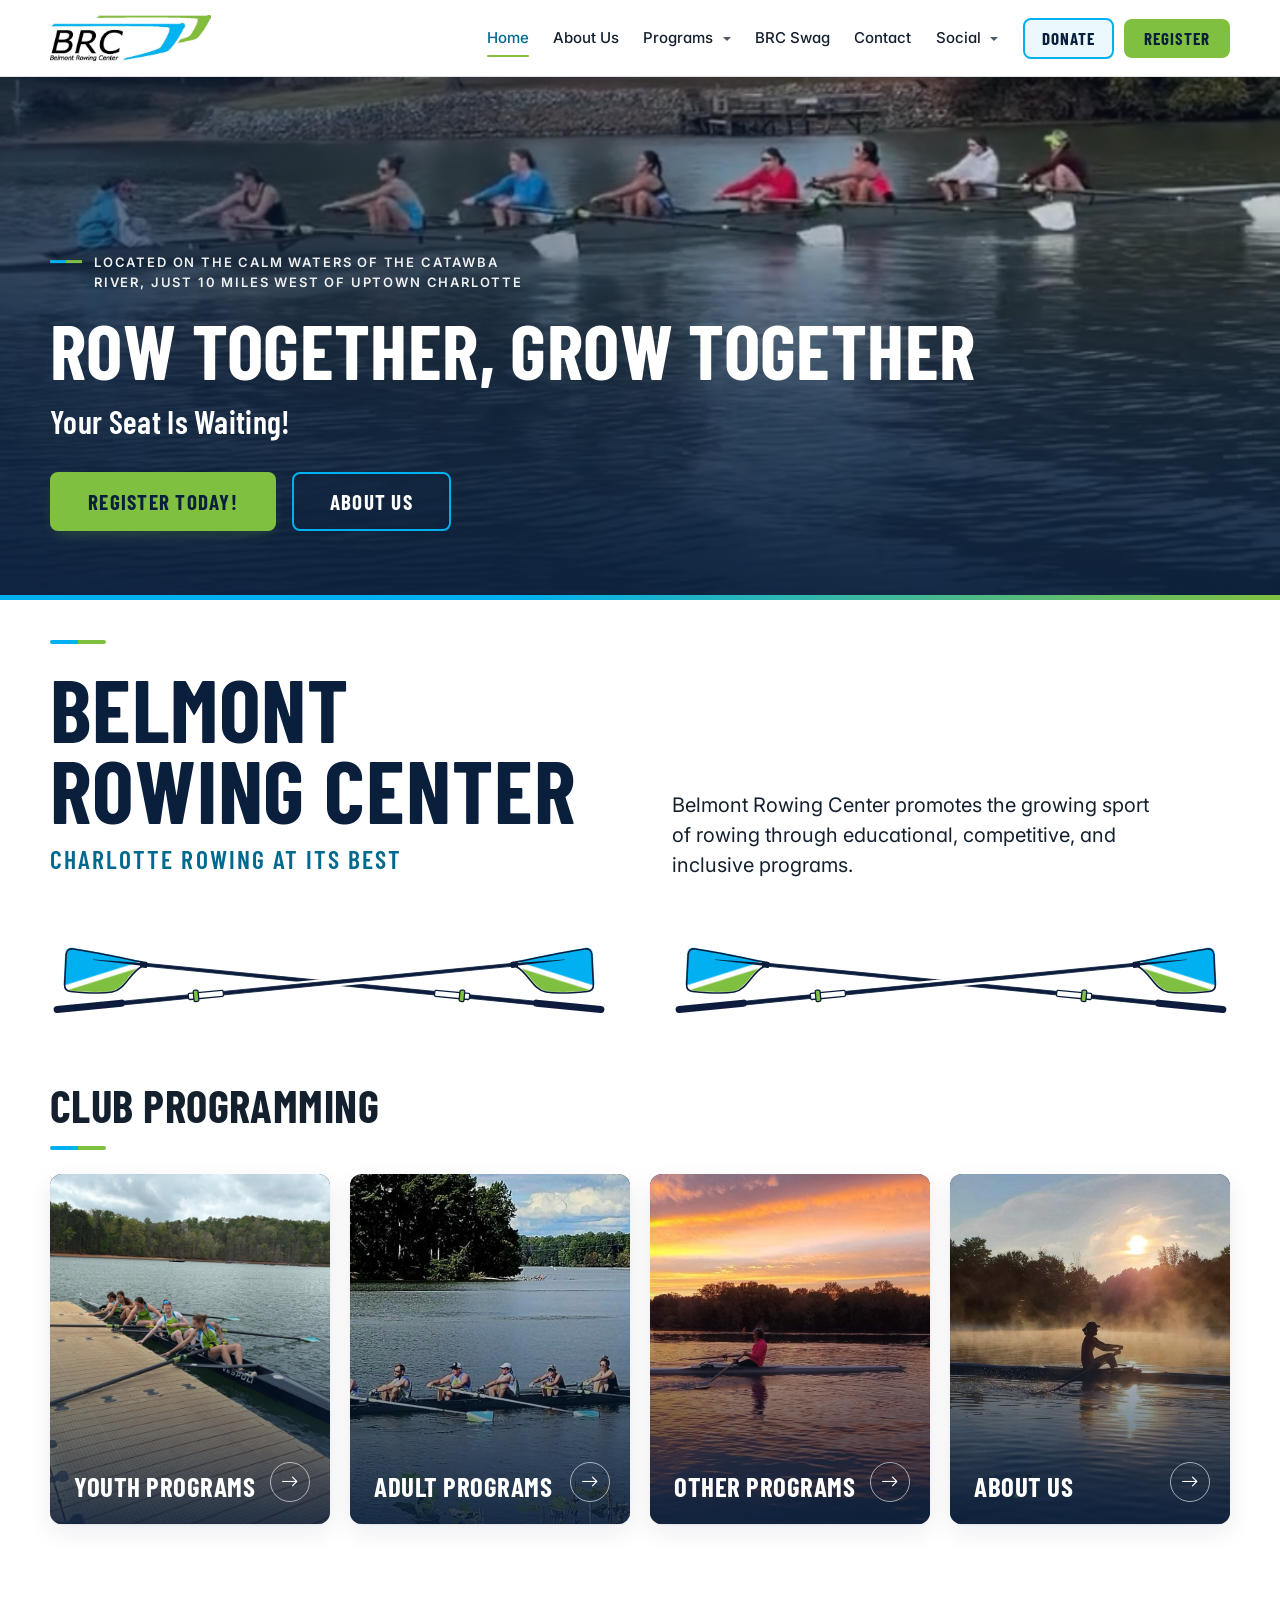
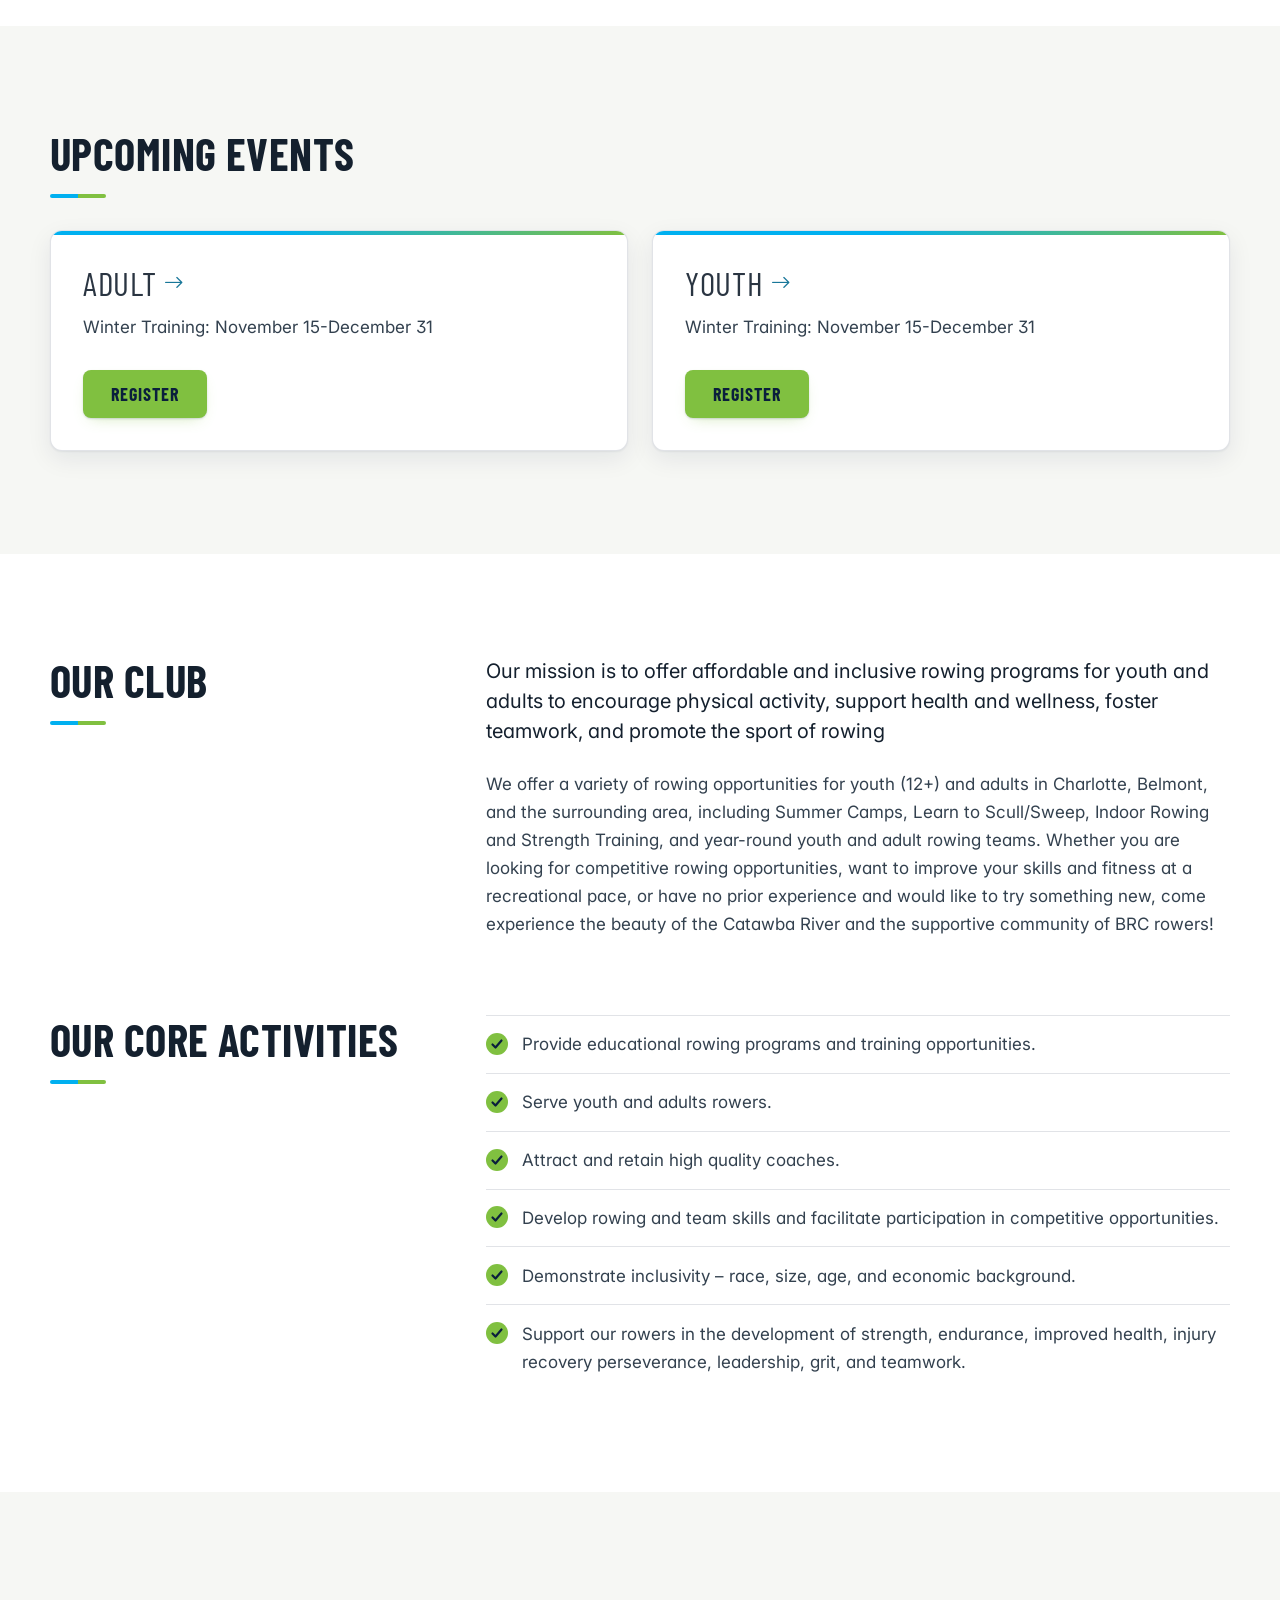
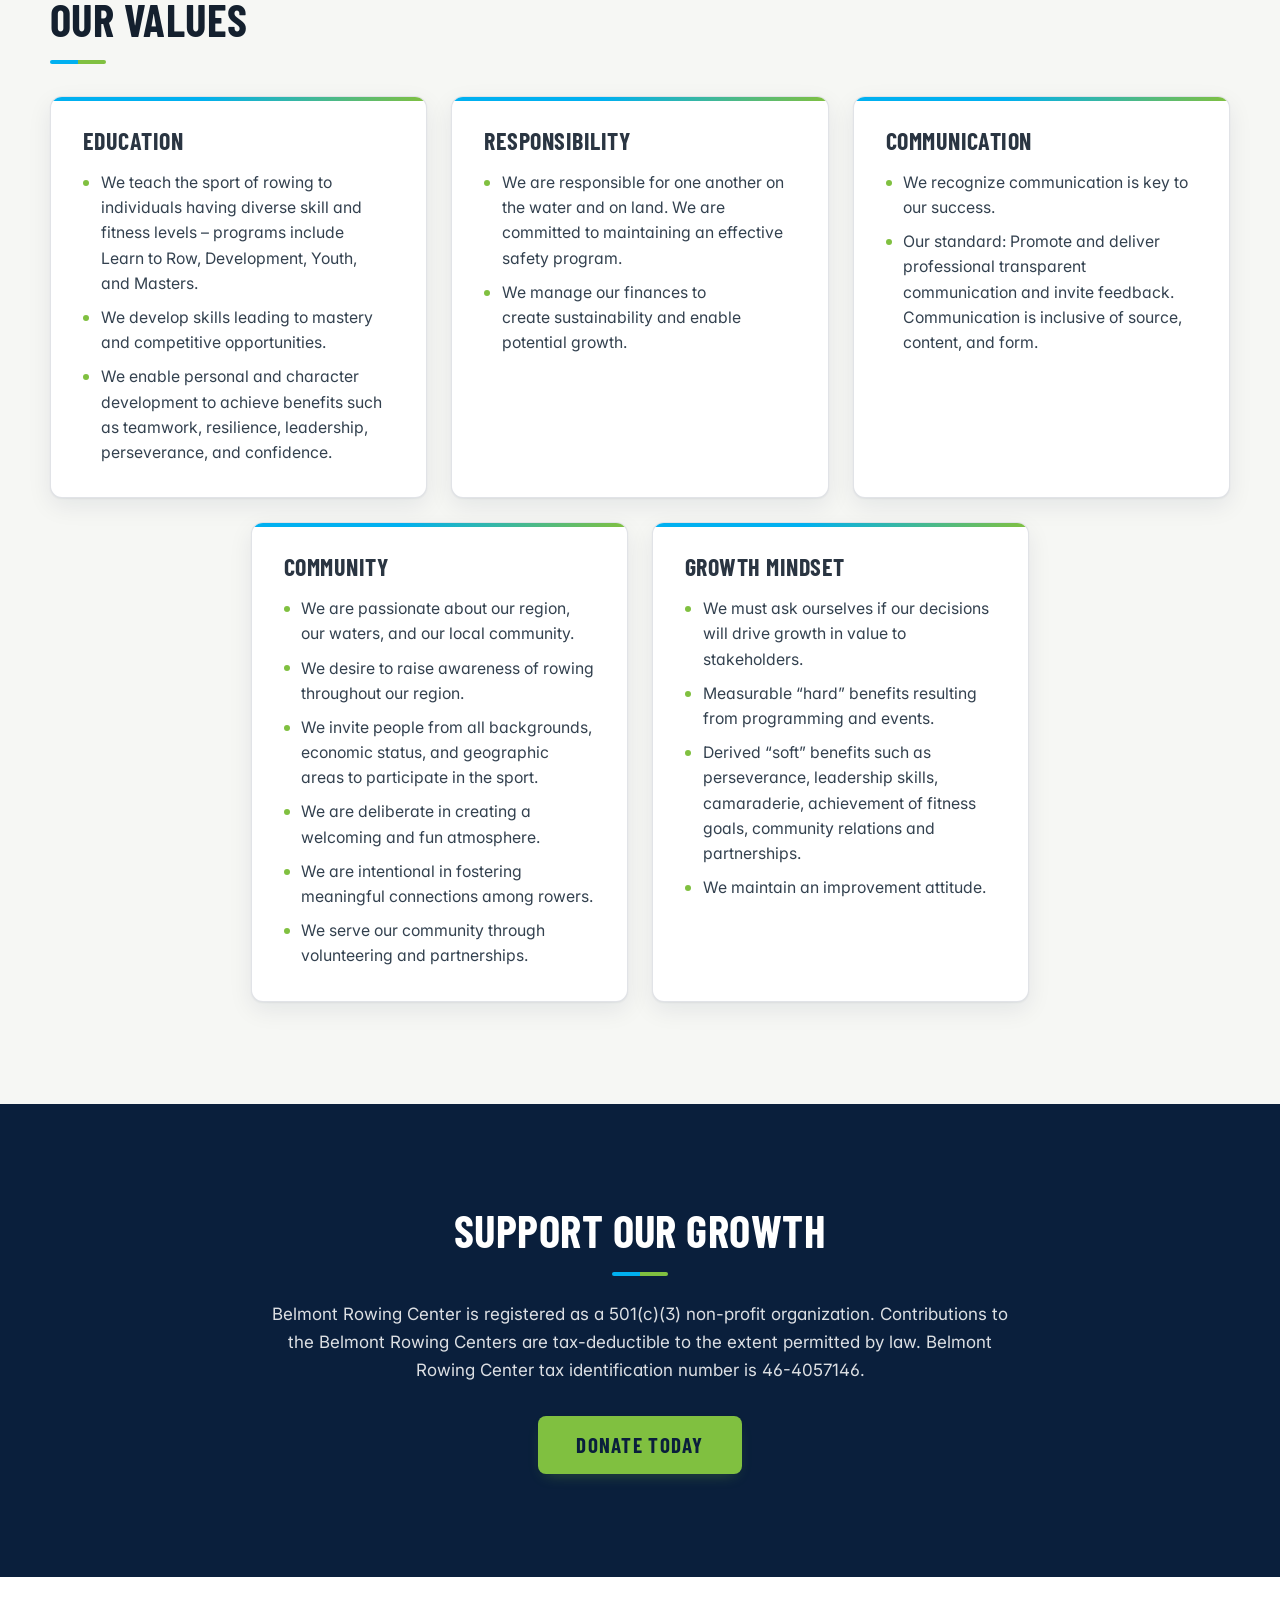
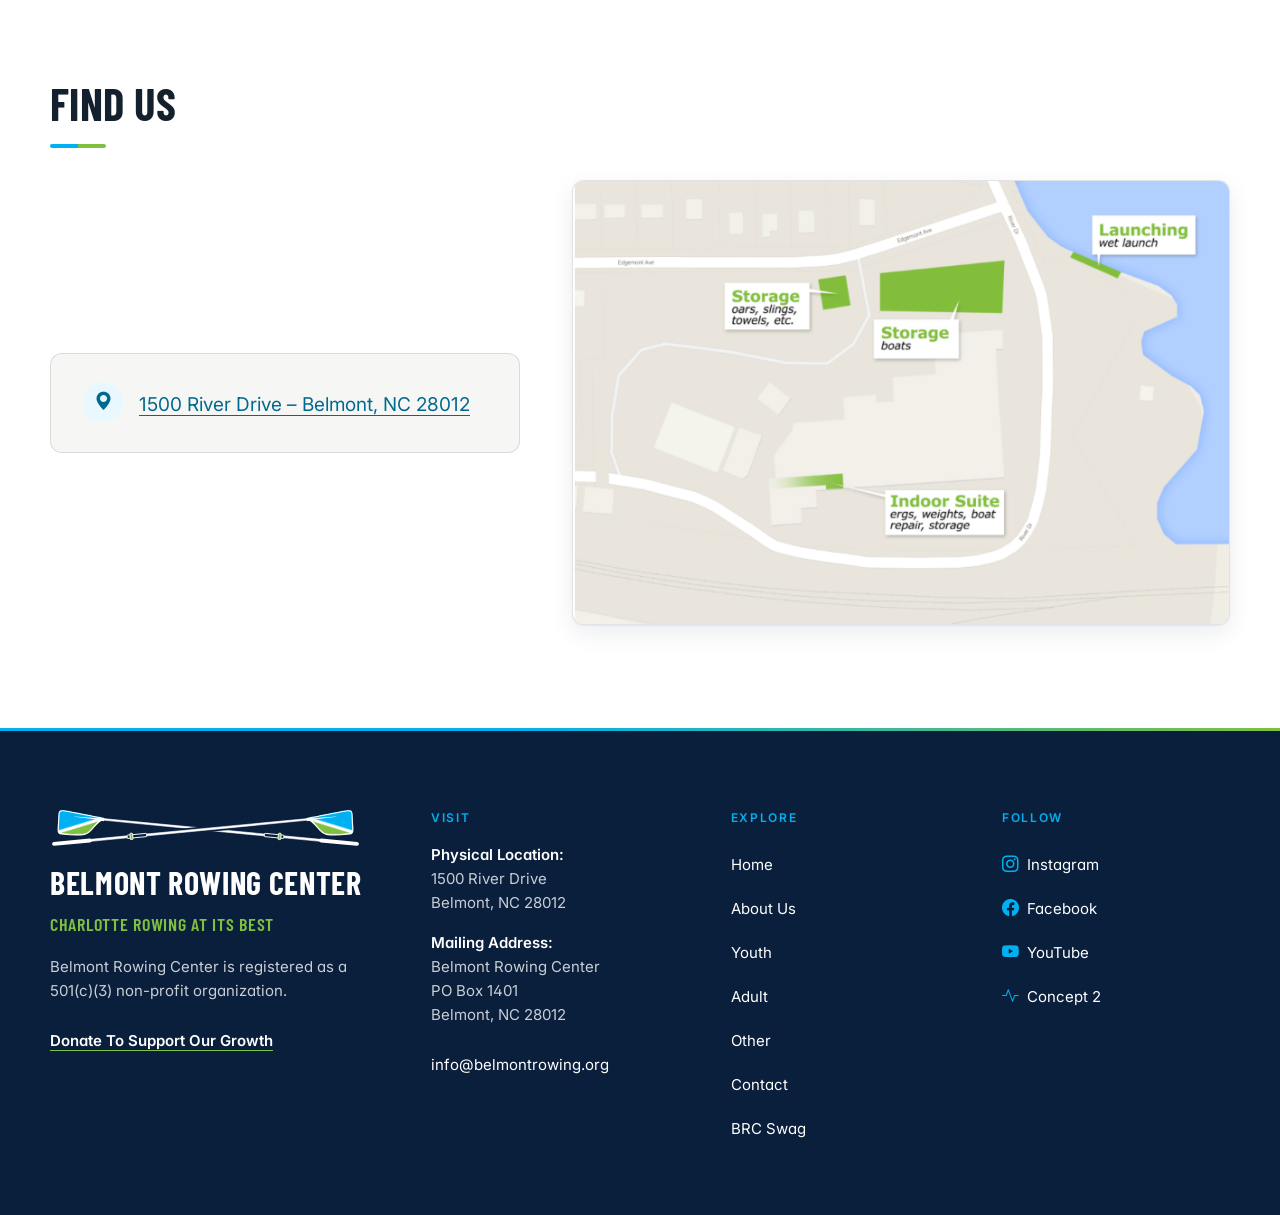
<file: docs/index.html>
<!DOCTYPE html>
<html xmlns="http://www.w3.org/1999/xhtml" lang="en" xml:lang="en"><head>

<meta charset="utf-8">
<meta name="generator" content="quarto-1.11.9">

<meta name="viewport" content="width=device-width, initial-scale=1.0, user-scalable=yes">

<meta name="description" content="Charlotte rowing at its finest - join Belmont Rowing Center where we offer competitive and recreational programs for all ages and skills">

<title>Charlotte Rowing for Youth &amp; Adults – Belmont Rowing Center</title>
<style>
/* Default styles provided by pandoc.
** See https://pandoc.org/MANUAL.html#variables-for-html for config info.
*/
span.smallcaps{font-variant: small-caps;}
div.columns{display: flex; gap: 1.5em;}
div.column{flex: auto;}
@media screen {
div.columns{gap: min(4vw, 1.5em);}
div.column{overflow-x: auto;}
}
div.hanging-indent{margin-left: 1.5em; text-indent: -1.5em;}
ul.task-list{list-style: none;}
ul.task-list li input[type="checkbox"] {
  width: 0.8em;
  margin: 0 0.8em 0.2em -1em; /* quarto-specific, see https://github.com/quarto-dev/quarto-cli/issues/4556 */ 
  vertical-align: middle;
}
</style>


<script src="site_libs/quarto-nav/quarto-nav.js"></script>
<script src="site_libs/quarto-nav/headroom.min.js"></script>
<link href="./images/favicon.png" rel="icon" type="image/png">
<script src="site_libs/clipboard/clipboard.min.js"></script>
<script src="site_libs/quarto-html/quarto.js" type="module"></script>
<script src="site_libs/quarto-html/tabsets/tabsets.js" type="module"></script>
<script src="site_libs/quarto-html/scrollable-regions/scrollable-regions.js" type="module"></script>
<script src="site_libs/quarto-html/popper.min.js"></script>
<script src="site_libs/quarto-html/tippy.umd.min.js"></script>
<link href="site_libs/quarto-html/tippy.css" rel="stylesheet">
<link href="site_libs/quarto-html/quarto-syntax-highlighting-63b5708e65d6cd79cd7618c58d0c21e7.css" rel="stylesheet" id="quarto-text-highlighting-styles">
<script src="site_libs/bootstrap/bootstrap.min.js"></script>
<link href="site_libs/bootstrap/bootstrap-icons.css" rel="stylesheet">
<link href="site_libs/bootstrap/bootstrap-2d2f92f0e70194383f75999e86501da9.min.css" rel="stylesheet" append-hash="true" id="quarto-bootstrap" data-mode="light">
<script id="quarto-search-options" type="application/json">{
  "language": {
    "search-no-results-text": "No results",
    "search-matching-documents-text": "matching documents",
    "search-copy-link-title": "Copy link to search",
    "search-hide-matches-text": "Hide additional matches",
    "search-more-match-text": "more match in this document",
    "search-more-matches-text": "more matches in this document",
    "search-clear-button-title": "Clear",
    "search-text-placeholder": "",
    "search-detached-cancel-button-title": "Cancel",
    "search-submit-button-title": "Submit",
    "search-label": "Search"
  }
}</script>
<!--
  CLUB DETAILS FOR GOOGLE (home page only; added to the page's <head> by
  `include-in-header:` in index.qmd). Visitors never see this; search engines read it
  to know the club's name, address, email, map position and social accounts.
  Keep it in step with the footer in _quarto.yml: if the address, email or a social
  link changes there, change it here too. It is JSON: keep every "quote", comma and
  bracket; no comma after the last item in a list. See "Search engines" in CLAUDE.md.
-->
<script type="application/ld+json">
{
  "@context": "https://schema.org",
  "@graph": [
    {
      "@type": "SportsClub",
      "@id": "https://www.belmontrowing.org/#club",
      "name": "Belmont Rowing Center",
      "alternateName": "BRC",
      "url": "https://www.belmontrowing.org/",
      "logo": "https://www.belmontrowing.org/images/logo.jpg",
      "image": "https://www.belmontrowing.org/images/share.jpg",
      "description": "Charlotte rowing at its finest - join Belmont Rowing Center where we offer competitive and recreational programs for all ages and skills",
      "sport": "Rowing",
      "email": "info@belmontrowing.org",
      "address": {
        "@type": "PostalAddress",
        "streetAddress": "1500 River Drive",
        "addressLocality": "Belmont",
        "addressRegion": "NC",
        "postalCode": "28012",
        "addressCountry": "US"
      },
      "geo": {
        "@type": "GeoCoordinates",
        "latitude": 35.2364488,
        "longitude": -81.0158554
      },
      "areaServed": [
        { "@type": "City", "name": "Charlotte, NC" },
        { "@type": "City", "name": "Belmont, NC" }
      ],
      "nonprofitStatus": "https://schema.org/Nonprofit501c3",
      "taxID": "46-4057146",
      "sameAs": [
        "https://www.instagram.com/belmontrowing",
        "https://www.facebook.com/belmontrowing",
        "https://www.youtube.com/channel/UCXFYUbRCOyXJPg2Ow2NLszQ",
        "https://log.concept2.com/team/8472"
      ]
    },
    {
      "@type": "WebSite",
      "@id": "https://www.belmontrowing.org/#website",
      "name": "Belmont Rowing Center",
      "url": "https://www.belmontrowing.org/",
      "publisher": { "@id": "https://www.belmontrowing.org/#club" }
    }
  ]
}
</script>


<meta property="og:title" content="Charlotte Rowing for Youth &amp; Adults">
<meta property="og:description" content="Charlotte rowing at its finest - join Belmont Rowing Center where we offer competitive and recreational programs for all ages and skills">
<meta property="og:image" content="https://www.belmontrowing.org/images/share.jpg">
<meta property="og:site_name" content="Belmont Rowing Center">
<meta property="og:image:alt" content="A rower sculling on the Catawba River at sunrise, with mist on the water">
<meta property="og:image:height" content="630">
<meta property="og:image:width" content="1200">
<meta name="twitter:title" content="Charlotte Rowing for Youth &amp; Adults">
<meta name="twitter:description" content="Charlotte rowing at its finest - join Belmont Rowing Center where we offer competitive and recreational programs for all ages and skills">
<meta name="twitter:image" content="https://www.belmontrowing.org/images/share.jpg">
<meta name="twitter:image:alt" content="A rower sculling on the Catawba River at sunrise, with mist on the water">
<meta name="twitter:card" content="summary_large_image">
<link rel="canonical" href="https://www.belmontrowing.org/">
</head>

<body class="nav-fixed page-home fullcontent quarto-light"><a id="quarto-skip-link" class="visually-hidden-focusable" href="#quarto-content">Skip to main content</a>

<div id="quarto-search-results"></div>
  <header id="quarto-header" class="headroom fixed-top">
    <nav class="navbar navbar-expand-lg " data-bs-theme="dark" aria-label="Site">
      <div class="navbar-container container-fluid">
      <div class="navbar-brand-container mx-auto">
    <a href="./index.html" class="navbar-brand navbar-brand-logo">
    <img src="./images/logo.jpg" alt="Belmont Rowing Center home" class="navbar-logo light-content">
    <img src="./images/logo.jpg" alt="Belmont Rowing Center home" class="navbar-logo dark-content">
    </a>
  </div>
          <button class="navbar-toggler" type="button" data-bs-toggle="collapse" data-bs-target="#navbarCollapse" aria-controls="navbarCollapse" aria-expanded="false" aria-label="Toggle navigation" onclick="if (window.quartoToggleHeadroom) { window.quartoToggleHeadroom(); }">
  <span class="navbar-toggler-icon"></span>
</button>
          <div class="collapse navbar-collapse" id="navbarCollapse">
            <ul class="navbar-nav navbar-nav-scroll ms-auto">
  <li class="nav-item">
    <a class="nav-link active" href="./index.html" aria-current="page"> 
<span class="menu-text">Home</span></a>
  </li>  
  <li class="nav-item">
    <a class="nav-link" href="./about/index.html"> 
<span class="menu-text">About Us</span></a>
  </li>  
  <li class="nav-item dropdown ">
    <a class="nav-link dropdown-toggle" href="#" id="nav-menu-programs" role="link" data-bs-toggle="dropdown" aria-expanded="false">
 <span class="menu-text">Programs</span>
    </a>
    <ul class="dropdown-menu dropdown-menu-end" aria-labelledby="nav-menu-programs">    
        <li>
    <a class="dropdown-item" href="./youth/index.html">
 <span class="dropdown-text">Youth</span></a>
  </li>  
        <li>
    <a class="dropdown-item" href="./adult/index.html">
 <span class="dropdown-text">Adult</span></a>
  </li>  
        <li>
    <a class="dropdown-item" href="./other/index.html">
 <span class="dropdown-text">Other</span></a>
  </li>  
    </ul>
  </li>
  <li class="nav-item">
    <a class="nav-link" href="https://teamlocker.squadlocker.com/#/lockers/belmont-rowing-center-313909?_k=cnluax" rel="noopener" target="_blank"> 
<span class="menu-text">BRC Swag</span></a>
  </li>  
  <li class="nav-item">
    <a class="nav-link" href="./contact/index.html"> 
<span class="menu-text">Contact</span></a>
  </li>  
  <li class="nav-item dropdown ">
    <a class="nav-link dropdown-toggle" href="#" id="nav-menu-social" role="link" data-bs-toggle="dropdown" aria-expanded="false">
 <span class="menu-text">Social</span>
    </a>
    <ul class="dropdown-menu dropdown-menu-end" aria-labelledby="nav-menu-social">    
        <li>
    <a class="dropdown-item" href="https://www.instagram.com/belmontrowing" rel="noopener" target="_blank"><i class="bi bi-instagram" role="img">
</i> 
 <span class="dropdown-text">Instagram</span></a>
  </li>  
        <li>
    <a class="dropdown-item" href="https://www.facebook.com/BelmontRowing/" rel="noopener" target="_blank"><i class="bi bi-facebook" role="img">
</i> 
 <span class="dropdown-text">Facebook</span></a>
  </li>  
        <li>
    <a class="dropdown-item" href="https://www.youtube.com/channel/UCXFYUbRCOyXJPg2Ow2NLszQ" rel="noopener" target="_blank"><i class="bi bi-youtube" role="img">
</i> 
 <span class="dropdown-text">YouTube</span></a>
  </li>  
        <li>
    <a class="dropdown-item" href="https://log.concept2.com/team/8472" rel="noopener" target="_blank"><i class="bi bi-activity" role="img">
</i> 
 <span class="dropdown-text">Concept 2</span></a>
  </li>  
    </ul>
  </li>
  <li class="nav-item">
    <a class="nav-link" href="https://www.zeffy.com/en-US/donation-form/support-the-growing-sport-of-rowing-at-belmont-rowing-center" rel="noopener" target="_blank"> 
<span class="menu-text">Donate</span></a>
  </li>  
  <li class="nav-item">
    <a class="nav-link" href="https://www.icrew.club/register?clubkey=1626fb75-9eb1-b24b-4202-b008f5af5980" rel="noopener" target="_blank"> 
<span class="menu-text">Register</span></a>
  </li>  
</ul>
          </div> <!-- /navcollapse -->
            <div class="quarto-navbar-tools">
</div>
      </div> <!-- /container-fluid -->
    </nav>
</header>
<!-- content -->
<div id="quarto-content" class="quarto-container page-layout-custom page-navbar" tabindex="-1">
<!-- sidebar -->
<!-- margin-sidebar -->
<!-- main -->




<div id="main-content" role="main">
<!-- HERO: photo, eyebrow line, headline, sub-line, buttons.
     The headline looks like a heading but is not one: the page's one # heading is the
     club name in the intro below (see "Search engines" in CLAUDE.md). -->
<div class="hero">
<p><img src="./images/hero-home-lake.jpg" class="bg img-fluid" alt=""></p>
<p><span class="tagline">LOCATED ON THE CALM WATERS OF THE CATAWBA RIVER, JUST 10 MILES WEST OF UPTOWN CHARLOTTE</span></p>
<p><span class="hero-title">Row Together, Grow Together</span></p>
<p>Your Seat Is Waiting!</p>
<div class="btn-row">
<p><a href="https://www.icrew.club/register?clubkey=1626fb75-9eb1-b24b-4202-b008f5af5980" class="btn-brc btn-brc-lg">Register Today!</a> <a href="./about/index.html" class="btn-brc-outline btn-brc-lg">About Us</a></p>
</div>
</div>
<!-- INTRO (club name + motto | one-line summary) and CLUB PROGRAMMING (four photo cards).
     The club name and motto together are the page's one # heading. -->
<div class="band band-white home-intro">
<div class="two-col">
<section id="belmont-rowing-center" class="level1 display-heading">
<h1 class="display-heading">Belmont Rowing Center <span class="motto">Charlotte Rowing At Its Best</span></h1>
</section>
<div class="lead">
<p>Belmont Rowing Center promotes the growing sport of rowing through educational, competitive, and inclusive programs.</p>
</div>
</div>
<!-- ORNAMENT: two long pairs of oars between the intro and the programmes (one on phones) -->
<div class="oars-row">
<p><img src="./images/oars-long-on-white.svg" class="img-fluid" alt=""> <img src="./images/oars-long-on-white.svg" class="img-fluid" alt=""></p>
</div>
<!-- CLUB PROGRAMMING: four photo cards -->
<section id="club-programming" class="level2">
<h2 data-anchor-id="club-programming">CLUB PROGRAMMING</h2>
<div class="card-grid">
<div class="photo-card">
<p><img src="./images/home-card-youth.jpg" class="bg img-fluid" style="object-position: top" alt=""></p>
<p><a href="./youth/index.html">Youth Programs</a></p>
</div>
<div class="photo-card">
<p><img src="./images/home-card-adult.jpg" class="bg img-fluid" alt=""></p>
<p><a href="./adult/index.html">Adult Programs</a></p>
</div>
<div class="photo-card">
<p><img src="./images/home-card-other.jpg" class="bg img-fluid" alt=""></p>
<p><a href="./other/index.html">Other Programs</a></p>
</div>
<div class="photo-card">
<p><img src="./images/home-card-about.jpg" class="bg img-fluid" alt=""></p>
<p><a href="./about/index.html">About Us</a></p>
</div>
</div>
</section>
</div>
<!-- UPCOMING EVENTS: from the home_events tab of schedule.xlsx -->
<section id="upcoming-events" class="level2 band band-light">
<h2 data-anchor-id="upcoming-events">Upcoming Events</h2>
<div class="events">
<section id="adult" class="level3 event">
<h3 data-anchor-id="adult"><a href="./adult/index.html">Adult</a></h3>
<p>Winter Training: November 15-December 31</p>
<div class="btn-row">
<p><a href="https://icrew.club/smurl?t=crp&amp;id=4962" class="btn-brc">Register</a></p>
</div>
</section>
<section id="youth" class="level3 event">
<h3 data-anchor-id="youth"><a href="./youth/index.html">Youth</a></h3>
<p>Winter Training: November 15-December 31</p>
<div class="btn-row">
<p><a href="https://icrew.club/smurl?t=crp&amp;id=4963" class="btn-brc">Register</a></p>
</div>
</section>
</div>
</section>
<!-- OUR CLUB: mission as a lead, offerings, core activities as a checklist -->
<div class="band band-white">
<div class="two-col split">
<section id="our-club" class="level2">
<h2 data-anchor-id="our-club">Our Club</h2>
</section>
<div>
<div class="lead">
<p>Our mission is to offer affordable and inclusive rowing programs for youth and adults to encourage physical activity, support health and wellness, foster teamwork, and promote the sport of rowing</p>
</div>
<p>We offer a variety of rowing opportunities for youth (12+) and adults in Charlotte, Belmont, and the surrounding area, including Summer Camps, Learn to Scull/Sweep, Indoor Rowing and Strength Training, and year-round youth and adult rowing teams. Whether you are looking for competitive rowing opportunities, want to improve your skills and fitness at a recreational pace, or have no prior experience and would like to try something new, come experience the beauty of the Catawba River and the supportive community of BRC rowers!</p>
</div>
</div>
<div class="two-col split">
<section id="our-core-activities" class="level2">
<h2 data-anchor-id="our-core-activities">Our Core Activities</h2>
</section>
<div class="checklist checklist-1col">
<ul>
<li>Provide educational rowing programs and training opportunities.</li>
<li>Serve youth and adults rowers.</li>
<li>Attract and retain high quality coaches.</li>
<li>Develop rowing and team skills and facilitate participation in competitive opportunities.</li>
<li>Demonstrate inclusivity – race, size, age, and economic background.</li>
<li>Support our rowers in the development of strength, endurance, improved health, injury recovery perseverance, leadership, grit, and teamwork.</li>
</ul>
</div>
</div>
</div>
<!-- OUR VALUES: five cards, 3 + 2 -->
<section id="our-values" class="level2 band band-light">
<h2 data-anchor-id="our-values">Our Values</h2>
<div class="tile-grid tile-grid-featured">
<section id="education" class="level3 tile">
<h3 data-anchor-id="education">Education</h3>
<ul>
<li>We teach the sport of rowing to individuals having diverse skill and fitness levels – programs include Learn to Row, Development, Youth, and Masters.</li>
<li>We develop skills leading to mastery and competitive opportunities.</li>
<li>We enable personal and character development to achieve benefits such as teamwork, resilience, leadership, perseverance, and confidence.</li>
</ul>
</section>
<section id="responsibility" class="level3 tile">
<h3 data-anchor-id="responsibility">Responsibility</h3>
<ul>
<li>We are responsible for one another on the water and on land. We are committed to maintaining an effective safety program.</li>
<li>We manage our finances to create sustainability and enable potential growth.</li>
</ul>
</section>
<section id="communication" class="level3 tile">
<h3 data-anchor-id="communication">Communication</h3>
<ul>
<li>We recognize communication is key to our success.</li>
<li>Our standard: Promote and deliver professional transparent communication and invite feedback. Communication is inclusive of source, content, and form.</li>
</ul>
</section>
<section id="community" class="level3 tile">
<h3 data-anchor-id="community">Community</h3>
<ul>
<li>We are passionate about our region, our waters, and our local community.</li>
<li>We desire to raise awareness of rowing throughout our region.</li>
<li>We invite people from all backgrounds, economic status, and geographic areas to participate in the sport.</li>
<li>We are deliberate in creating a welcoming and fun atmosphere.</li>
<li>We are intentional in fostering meaningful connections among rowers.</li>
<li>We serve our community through volunteering and partnerships.</li>
</ul>
</section>
<section id="growth-mindset" class="level3 tile">
<h3 data-anchor-id="growth-mindset">Growth Mindset</h3>
<ul>
<li>We must ask ourselves if our decisions will drive growth in value to stakeholders.</li>
<li>Measurable “hard” benefits resulting from programming and events.</li>
<li>Derived “soft” benefits such as perseverance, leadership skills, camaraderie, achievement of fitness goals, community relations and partnerships.</li>
<li>We maintain an improvement attitude.</li>
</ul>
</section>
</div>
</section>
<!-- SUPPORT OUR GROWTH: navy call-to-action band -->
<div class="band band-navy band-cta">
<section id="support-our-growth" class="level2 centered">
<h2 data-anchor-id="support-our-growth">Support Our Growth</h2>
<p>Belmont Rowing Center is registered as a <span class="nowrap">501(c)(3)</span> non-profit organization. Contributions to the Belmont Rowing Centers are tax-deductible to the extent permitted by law. Belmont Rowing Center tax identification number is 46-4057146.</p>
<div class="btn-row">
<p><a href="https://www.zeffy.com/en-US/donation-form/support-the-growing-sport-of-rowing-at-belmont-rowing-center" class="btn-brc btn-brc-lg">DONATE TODAY</a></p>
</div>
</section>
</div>
<!-- FIND US: the address card beside the site map (shared .location, as on About and Contact) -->
<section id="find-us" class="level2 band band-white">
<h2 data-anchor-id="find-us">Find Us</h2>
<div class="location">
<div class="address-card">
<p><a href="https://maps.apple.com/place?address=1500+River+Dr%2C+Belmont%2C+NC++28012%2C+United+States&amp;coordinate=35.2364488%2C-81.0158554&amp;name=1500+River+Dr">1500 River Drive – Belmont, NC 28012</a></p>
</div>
<div class="location-map framed">
<p><img src="./images/location-map.png" loading="lazy" alt="Map showing the location of Belmont Rowing Center at 1500 River Drive, Belmont, NC, on the Catawba River" width="726" height="490"></p>
</div>
</div>
</section>


<div id="3ade8a4a-fb1d-4a6c-8409-ac45482d5fc9" class="hidden">

</div>
</div>
<script src="./scripts/site.js" defer=""></script>


<script id="quarto-html-after-body" type="application/javascript">
  window.document.addEventListener("DOMContentLoaded", function (event) {
    const isCodeAnnotation = (el) => {
      for (const clz of el.classList) {
        if (clz.startsWith('code-annotation-')) {                     
          return true;
        }
      }
      return false;
    }
    const onCopySuccess = function(e) {
      // button target
      const button = e.trigger;
      // don't keep focus
      button.blur();
      // flash "checked"
      button.classList.add('code-copy-button-checked');
      var currentTitle = button.getAttribute("title");
      button.setAttribute("title", "Copied!");
      let tooltip;
      if (window.bootstrap) {
        button.setAttribute("data-bs-toggle", "tooltip");
        button.setAttribute("data-bs-placement", "left");
        button.setAttribute("data-bs-title", "Copied!");
        tooltip = new bootstrap.Tooltip(button, 
          { trigger: "manual", 
            customClass: "code-copy-button-tooltip",
            offset: [0, -8]});
        tooltip.show();    
      }
      setTimeout(function() {
        if (tooltip) {
          tooltip.hide();
          button.removeAttribute("data-bs-title");
          button.removeAttribute("data-bs-toggle");
          button.removeAttribute("data-bs-placement");
        }
        button.setAttribute("title", currentTitle);
        button.classList.remove('code-copy-button-checked');
      }, 1000);
      // clear code selection
      e.clearSelection();
    }
    const getTextToCopy = function(trigger) {
      const outerScaffold = trigger.parentElement.cloneNode(true);
      const codeEl = outerScaffold.querySelector('code');
      for (const childEl of codeEl.children) {
        if (isCodeAnnotation(childEl)) {
          childEl.remove();
        }
      }
      return codeEl.innerText;
    }
    const clipboard = new window.ClipboardJS('.code-copy-button:not([data-in-quarto-modal])', {
      text: getTextToCopy
    });
    clipboard.on('success', onCopySuccess);
    if (window.document.getElementById('quarto-embedded-source-code-modal')) {
      const clipboardModal = new window.ClipboardJS('.code-copy-button[data-in-quarto-modal]', {
        text: getTextToCopy,
        container: window.document.getElementById('quarto-embedded-source-code-modal')
      });
      clipboardModal.on('success', onCopySuccess);
    }
      var localhostRegex = new RegExp(/^(?:http|https):\/\/localhost\:?[0-9]*\//);
      var mailtoRegex = new RegExp(/^mailto:/);
        var filterRegex = new RegExp("^(?:http:|https:)\/\/(?:www\.)?belmontrowing\.(?:org|github\.io)");
      const newWindowLabel = "(opens in a new tab)";
      const newWindowNoteId = "quarto-ext-newwindow-label";
      // Links reference one hidden label through aria-describedby, so the
      // announcement never changes their accessible name.
      var describeNewWindow = (link) => {
        if (!window.document.getElementById(newWindowNoteId)) {
          var newWindowNote = window.document.createElement("span");
          newWindowNote.id = newWindowNoteId;
          newWindowNote.hidden = true;
          newWindowNote.textContent = newWindowLabel;
          window.document.body.appendChild(newWindowNote);
        }
        var describedBy = (link.getAttribute("aria-describedby") || "").split(/\s+/).filter(Boolean);
        if (!describedBy.includes(newWindowNoteId)) {
          describedBy.push(newWindowNoteId);
          link.setAttribute("aria-describedby", describedBy.join(" "));
        }
      }
      var isInternal = (href) => {
          return filterRegex.test(href) || localhostRegex.test(href) || mailtoRegex.test(href);
      }
      // Inspect non-navigation links and adorn them if external
      window.quartoDecorateExternalLinks = function (root) {
     var links = (root || window.document).querySelectorAll('a[href]:not(.nav-link):not(.navbar-brand):not(.toc-action):not(.sidebar-link):not(.sidebar-item-toggle):not(.pagination-link):not(.no-external):not([aria-hidden]):not(.dropdown-item):not(.quarto-navigation-tool):not(.about-link)');
      for (var i=0; i<links.length; i++) {
        const link = links[i];
        if (!isInternal(link.href)) {
          // undo the damage that might have been done by quarto-nav.js in the case of
          // links that we want to consider external
          if (link.dataset.originalHref !== undefined) {
            link.href = link.dataset.originalHref;
          }
            // target, if specified
            link.setAttribute("target", "_blank");
            if (link.getAttribute("rel") === null) {
              link.setAttribute("rel", "noopener");
            }
            describeNewWindow(link);
          if (!link.classList.contains('no-external-icon')) {
          }
        }
      }
      };
      window.quartoDecorateExternalLinks(window.document);
    // Esc closes the popup (WCAG 1.4.13) and focus leaving both trigger and
    // popup closes it (WCAG 2.4.11); tippy handles neither for interactive popups.
    const hideOnEscAndFocusOut = {
      name: 'hideOnEscAndFocusOut',
      defaultValue: true,
      fn(instance) {
        const dismiss = () => {
          // A show scheduled by the trigger delay would otherwise reopen it
          instance.clearDelayTimeouts();
          instance.hide();
        };
        const onKeyDown = (event) => {
          if (event.key !== 'Escape') {
            return;
          }
          // Keep Esc from also reaching page handlers (e.g. reveal.js overview),
          // except an open reveal.js slide menu, which Esc should close too.
          // The menu handles keys only when its keyboard option is on.
          const menuHandlesEsc = window.Reveal?.getPlugin?.('menu')?.isOpen() &&
            window.Reveal.getConfig().menu?.keyboard !== false;
          if (!menuHandlesEsc) {
            event.stopPropagation();
          }
          if (instance.popper.contains(window.document.activeElement)) {
            // Disabled while refocusing so the focus trigger does not reopen it
            instance.disable();
            instance.reference.focus();
            instance.enable();
          }
          dismiss();
        };
        const onFocusOut = (event) => {
          const target = event.relatedTarget;
          if (target && !instance.reference.contains(target) &&
              !instance.popper.contains(target)) {
            dismiss();
          }
        };
        // On the trigger too: a click trigger (code-annotations: select) has no
        // blur handling. Attached for the instance's lifetime so leaving the
        // trigger also cancels a show still pending on the trigger delay.
        instance.reference.addEventListener('focusout', onFocusOut);
        return {
          onShow() {
            window.document.addEventListener('keydown', onKeyDown, true);
            instance.popper.addEventListener('focusout', onFocusOut);
          },
          onHide() {
            window.document.removeEventListener('keydown', onKeyDown, true);
            instance.popper.removeEventListener('focusout', onFocusOut);
          },
          onDestroy() {
            instance.reference.removeEventListener('focusout', onFocusOut);
          },
        };
      },
    };
    function tippyHover(el, contentFn, onTriggerFn, onUntriggerFn) {
      const config = {
        allowHTML: true,
        maxWidth: 500,
        delay: 100,
        arrow: false,
        appendTo: function(el) {
            return el.parentElement;
        },
        interactive: true,
        interactiveBorder: 10,
        theme: 'quarto',
        placement: 'bottom-start',
        plugins: [hideOnEscAndFocusOut],
      };
      if (contentFn) {
        config.content = contentFn;
      }
      if (onTriggerFn) {
        config.onTrigger = onTriggerFn;
      }
      if (onUntriggerFn) {
        config.onUntrigger = onUntriggerFn;
      }
      window.tippy(el, config); 
    }
    const noterefs = window.document.querySelectorAll('a[role="doc-noteref"]');
    for (var i=0; i<noterefs.length; i++) {
      const ref = noterefs[i];
      tippyHover(ref, function() {
        // use id or data attribute instead here
        let href = ref.getAttribute('data-footnote-href') || ref.getAttribute('href');
        try { href = new URL(href).hash; } catch {}
        const id = href.replace(/^#\/?/, "");
        const note = window.document.getElementById(id);
        if (note) {
          return note.innerHTML;
        } else {
          return "";
        }
      });
    }
    const xrefs = window.document.querySelectorAll('a.quarto-xref');
    const processXRef = (id, note) => {
      // Strip column container classes
      const stripColumnClz = (el) => {
        el.classList.remove("page-full", "page-columns");
        if (el.children) {
          for (const child of el.children) {
            stripColumnClz(child);
          }
        }
      }
      stripColumnClz(note)
      if (id === null || id.startsWith('sec-')) {
        // Special case sections, only their first couple elements
        const container = document.createElement("div");
        if (note.children && note.children.length > 2) {
          container.appendChild(note.children[0].cloneNode(true));
          for (let i = 1; i < note.children.length; i++) {
            const child = note.children[i];
            if (child.tagName === "P" && child.innerText === "") {
              continue;
            } else {
              container.appendChild(child.cloneNode(true));
              break;
            }
          }
          if (window.Quarto?.typesetMath) {
            window.Quarto.typesetMath(container);
          }
          return container.innerHTML
        } else {
          if (window.Quarto?.typesetMath) {
            window.Quarto.typesetMath(note);
          }
          return note.innerHTML;
        }
      } else {
        // Remove any anchor links if they are present
        const anchorLink = note.querySelector('a.anchorjs-link');
        if (anchorLink) {
          anchorLink.remove();
        }
        if (window.Quarto?.typesetMath) {
          window.Quarto.typesetMath(note);
        }
        if (note.classList.contains("callout")) {
          return note.outerHTML;
        } else {
          return note.innerHTML;
        }
      }
    }
    for (var i=0; i<xrefs.length; i++) {
      const xref = xrefs[i];
      tippyHover(xref, undefined, function(instance) {
        instance.disable();
        let url = xref.getAttribute('href');
        let hash = undefined; 
        if (url.startsWith('#')) {
          hash = url;
        } else {
          try { hash = new URL(url).hash; } catch {}
        }
        if (hash) {
          const id = hash.replace(/^#\/?/, "");
          const note = window.document.getElementById(id);
          if (note !== null) {
            try {
              const html = processXRef(id, note.cloneNode(true));
              instance.setContent(html);
            } finally {
              instance.enable();
              instance.show();
            }
          } else {
            // See if we can fetch this
            fetch(url.split('#')[0])
            .then(res => res.text())
            .then(html => {
              const parser = new DOMParser();
              const htmlDoc = parser.parseFromString(html, "text/html");
              const note = htmlDoc.getElementById(id);
              if (note !== null) {
                const html = processXRef(id, note);
                instance.setContent(html);
              } 
            }).finally(() => {
              instance.enable();
              instance.show();
            });
          }
        } else {
          // See if we can fetch a full url (with no hash to target)
          // This is a special case and we should probably do some content thinning / targeting
          fetch(url)
          .then(res => res.text())
          .then(html => {
            const parser = new DOMParser();
            const htmlDoc = parser.parseFromString(html, "text/html");
            const note = htmlDoc.querySelector('main.content');
            if (note !== null) {
              // This should only happen for chapter cross references
              // (since there is no id in the URL)
              // remove the first header
              if (note.children.length > 0 && note.children[0].tagName === "HEADER") {
                note.children[0].remove();
              }
              const html = processXRef(null, note);
              instance.setContent(html);
            } 
          }).finally(() => {
            instance.enable();
            instance.show();
          });
        }
      }, function(instance) {
      });
    }
        let selectedAnnoteEl;
        const selectorForAnnotation = ( cell, annotation) => {
          let cellAttr = 'data-code-cell="' + cell + '"';
          let lineAttr = 'data-code-annotation="' +  annotation + '"';
          const selector = 'span[' + cellAttr + '][' + lineAttr + ']';
          return selector;
        }
        const selectCodeLines = (annoteEl) => {
          const doc = window.document;
          const targetCell = annoteEl.getAttribute("data-target-cell");
          const targetAnnotation = annoteEl.getAttribute("data-target-annotation");
          const annoteSpan = window.document.querySelector(selectorForAnnotation(targetCell, targetAnnotation));
          const lines = annoteSpan.getAttribute("data-code-lines").split(",");
          const lineIds = lines.map((line) => {
            return targetCell + "-" + line;
          })
          // Each band is positioned against its own containing block, which is
          // not the offsetParent of the lines, so place it from client rects.
          const placeBand = (band, firstEl, lastEl, codeBlock) => {
            const container = band.offsetParent;
            if (container === null) {
              return;
            }
            const containerRect = container.getBoundingClientRect();
            // Reveal.js scales slides with a transform, so convert client
            // pixels back to the CSS pixels of the container.
            const scale = containerRect.height / container.offsetHeight || 1;
            const firstRect = firstEl.getBoundingClientRect();
            const lastRect = lastEl.getBoundingClientRect();
            const top = (firstRect.top - containerRect.top) / scale - container.clientTop + container.scrollTop;
            const height = (lastRect.bottom - firstRect.top) / scale;
            band.style.top = top - 2 + "px";
            band.style.height = height + 4 + "px";
            if (codeBlock) {
              // Without the copy button wrapper, the containing block is wider
              // than the code block, so span the code block explicitly.
              const blockRect = codeBlock.getBoundingClientRect();
              band.style.left = (blockRect.left - containerRect.left) / scale - container.clientLeft + container.scrollLeft + "px";
              band.style.width = blockRect.width / scale + "px";
            }
          };
          if (lineIds.length > 0) {
            const el = window.document.getElementById(lineIds[0]);
            const lastEl = window.document.getElementById(lineIds[lineIds.length - 1]);
            const parent = el.parentElement.parentElement;
            // cook up a div (if necessary) and position it
            let div = window.document.getElementById("code-annotation-line-highlight");
            if (div === null) {
              div = window.document.createElement("div");
              div.setAttribute("id", "code-annotation-line-highlight");
              div.style.position = 'absolute';
              parent.appendChild(div);
            }
            placeBand(div, el, lastEl, parent.closest("div.sourceCode") || parent);
            let gutterDiv = window.document.getElementById("code-annotation-line-highlight-gutter");
            if (gutterDiv === null) {
              gutterDiv = window.document.createElement("div");
              gutterDiv.setAttribute("id", "code-annotation-line-highlight-gutter");
              gutterDiv.style.position = 'absolute';
              const codeCell = window.document.getElementById(targetCell);
              const gutter = codeCell.querySelector('.code-annotation-gutter');
              gutter.appendChild(gutterDiv);
            }
            placeBand(gutterDiv, el, lastEl);
            selectedAnnoteEl = annoteEl;
          }
        };
        const unselectCodeLines = () => {
          const elementsIds = ["code-annotation-line-highlight", "code-annotation-line-highlight-gutter"];
          elementsIds.forEach((elId) => {
            const div = window.document.getElementById(elId);
            if (div) {
              div.remove();
            }
          });
          selectedAnnoteEl = undefined;
        };
          // Handle positioning of the toggle
      window.addEventListener(
        "resize",
        throttle(() => {
          elRect = undefined;
          if (selectedAnnoteEl) {
            selectCodeLines(selectedAnnoteEl);
          }
        }, 10)
      );
      function throttle(fn, ms) {
      let throttle = false;
      let timer;
        return (...args) => {
          if(!throttle) { // first call gets through
              fn.apply(this, args);
              throttle = true;
          } else { // all the others get throttled
              if(timer) clearTimeout(timer); // cancel #2
              timer = setTimeout(() => {
                fn.apply(this, args);
                timer = throttle = false;
              }, ms);
          }
        };
      }
        // Attach click handler to the DT
        const annoteDls = window.document.querySelectorAll('dt[data-target-cell]');
        for (const annoteDlNode of annoteDls) {
          annoteDlNode.addEventListener('click', (event) => {
            const clickedEl = event.target;
            if (clickedEl !== selectedAnnoteEl) {
              unselectCodeLines();
              const activeEl = window.document.querySelector('dt[data-target-cell].code-annotation-active');
              if (activeEl) {
                activeEl.classList.remove('code-annotation-active');
              }
              selectCodeLines(clickedEl);
              clickedEl.classList.add('code-annotation-active');
            } else {
              // Unselect the line
              unselectCodeLines();
              clickedEl.classList.remove('code-annotation-active');
            }
          });
        }
    const findCites = (el) => {
      const parentEl = el.parentElement;
      if (parentEl) {
        const cites = parentEl.dataset.cites;
        if (cites) {
          return {
            el,
            cites: cites.split(' ')
          };
        } else {
          return findCites(el.parentElement)
        }
      } else {
        return undefined;
      }
    };
    var bibliorefs = window.document.querySelectorAll('a[role="doc-biblioref"]');
    for (var i=0; i<bibliorefs.length; i++) {
      const ref = bibliorefs[i];
      const citeInfo = findCites(ref);
      if (citeInfo) {
        tippyHover(citeInfo.el, function() {
          var popup = window.document.createElement('div');
          citeInfo.cites.forEach(function(cite) {
            var citeDiv = window.document.createElement('div');
            citeDiv.classList.add('hanging-indent');
            citeDiv.classList.add('csl-entry');
            var biblioDiv = window.document.getElementById('ref-' + cite);
            if (biblioDiv) {
              citeDiv.innerHTML = biblioDiv.innerHTML;
            }
            popup.appendChild(citeDiv);
          });
          return popup.innerHTML;
        });
      }
    }
  });
  </script>
  <script type="application/javascript">
  window.quartoScrollableRegionsLabels = {"code":"Scrollable code","output":"Scrollable output"};
  </script>
</div> <!-- /content -->
<footer class="footer">
  <div class="nav-footer">
    <div class="nav-footer-left">
<div class="footer-lockup">
<p><img src="./images/oars-long-on-navy.svg" class="footer-mark img-fluid" alt=""></p>
<p><span class="footer-brand">Belmont Rowing Center</span></p>
</div>
<p><span class="footer-motto">Charlotte Rowing At Its Best</span></p>
<p>Belmont Rowing Center is registered as a <span class="nowrap">501(c)(3)</span> non-profit organization.</p>
<p><a href="https://www.zeffy.com/donation-form/support-the-growing-sport-of-rowing-at-belmont-rowing-center" class="footer-donate" target="_blank" rel="noopener">Donate To Support Our Growth</a></p>
</div>   
    <div class="nav-footer-center">
<div class="footer-col">
<p><span class="footer-label">Visit</span></p>
<p><strong>Physical Location:</strong><br>
1500 River Drive<br>
Belmont, NC 28012</p>
<p><strong>Mailing Address:</strong><br>
Belmont Rowing Center<br>
PO Box 1401<br>
Belmont, NC 28012</p>
<p><a href="mailto:info@belmontrowing.org">info@belmontrowing.org</a></p>
</div>
<div class="footer-col">
<p><span class="footer-label">Explore</span></p>
<ul>
<li><a href="./index.html">Home</a></li>
<li><a href="./about/index.html">About Us</a></li>
<li><a href="./youth/index.html">Youth</a></li>
<li><a href="./adult/index.html">Adult</a></li>
<li><a href="./other/index.html">Other</a></li>
<li><a href="./contact/index.html">Contact</a></li>
<li><a href="https://teamlocker.squadlocker.com/#/lockers/belmont-rowing-center-313909?_k=cnluax" target="_blank" rel="noopener">BRC Swag</a></li>
</ul>
</div>
</div>
    <div class="nav-footer-right">
<p><span class="footer-label">Follow</span></p>
<ul>
<li><a href="https://www.instagram.com/belmontrowing" target="_blank" rel="noopener"><span class="bi bi-instagram" aria-hidden="true"></span> Instagram</a></li>
<li><a href="https://www.facebook.com/belmontrowing" target="_blank" rel="noopener"><span class="bi bi-facebook" aria-hidden="true"></span> Facebook</a></li>
<li><a href="https://www.youtube.com/channel/UCXFYUbRCOyXJPg2Ow2NLszQ" target="_blank" rel="noopener"><span class="bi bi-youtube" aria-hidden="true"></span> YouTube</a></li>
<li><a href="https://log.concept2.com/team/8472" target="_blank" rel="noopener"><span class="bi bi-activity" aria-hidden="true"></span> Concept 2</a></li>
</ul>
</div>
  </div>
</footer>




</body></html>
</file>
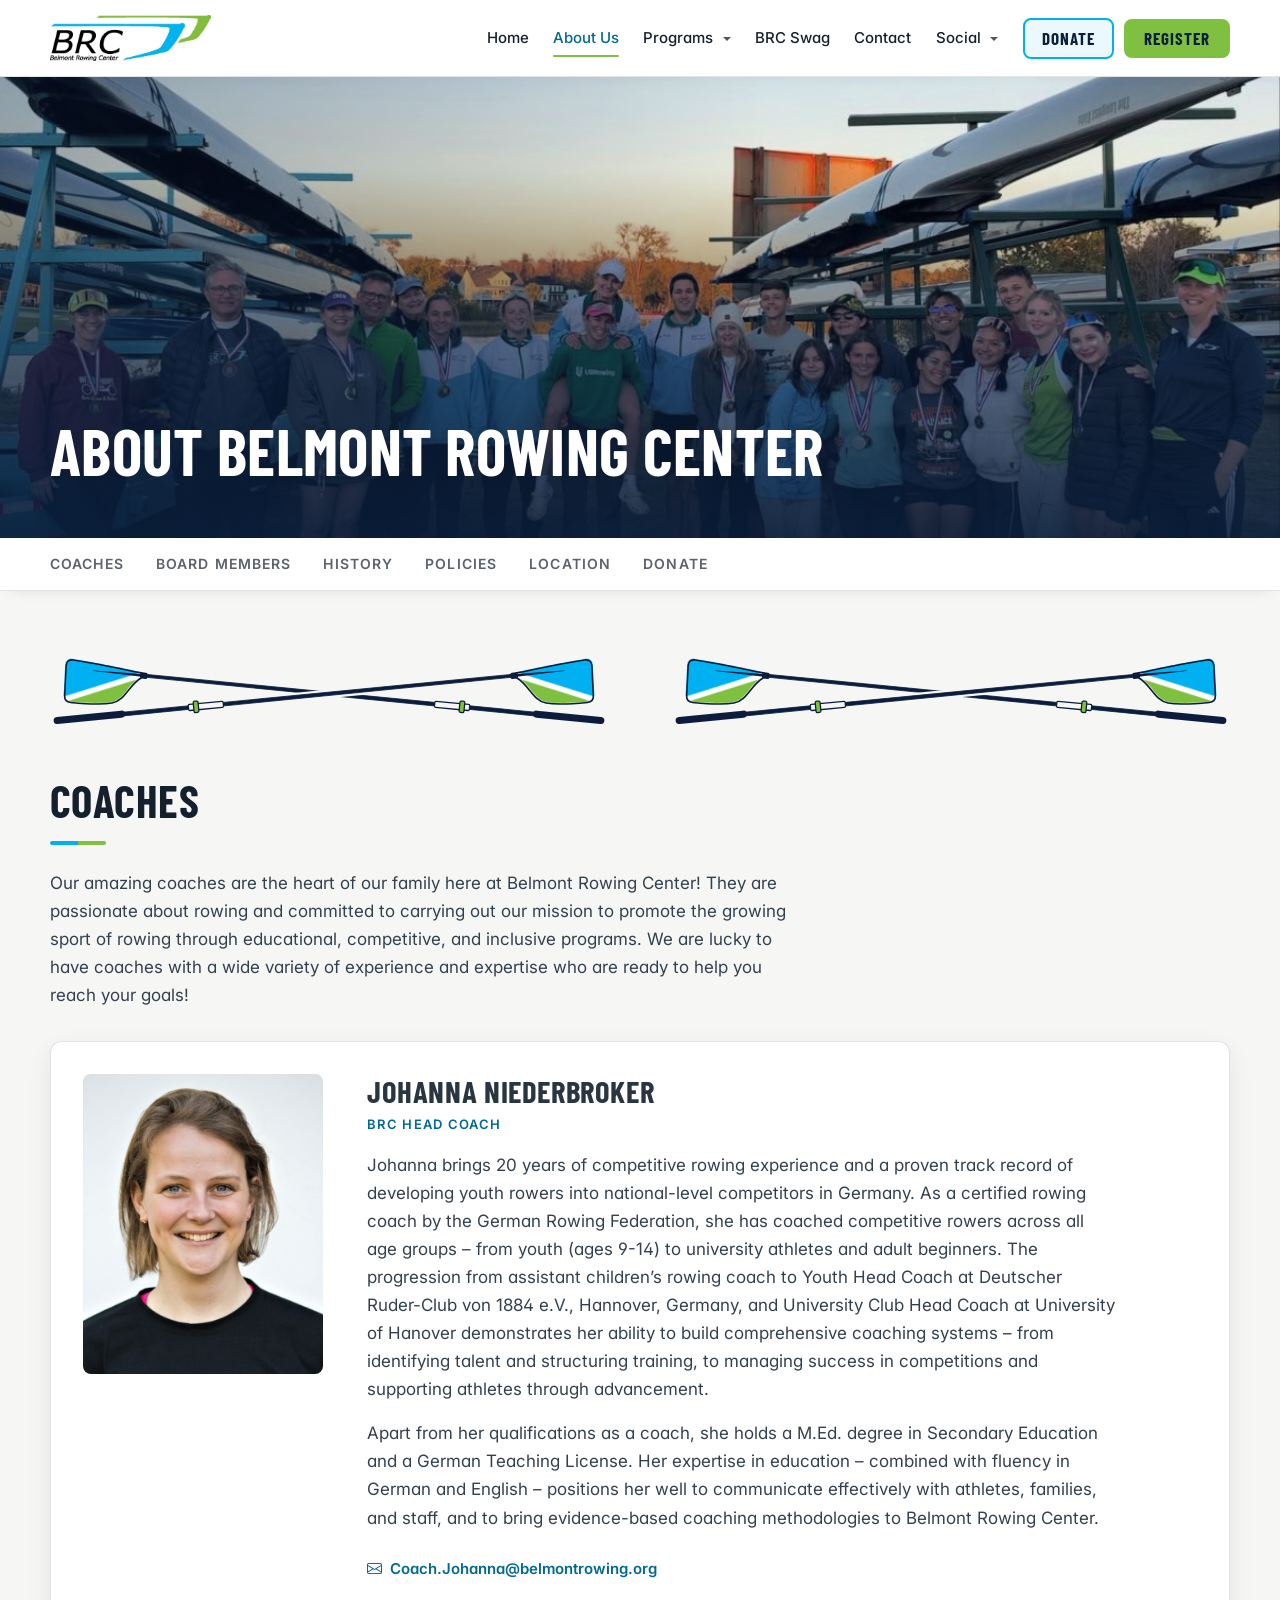
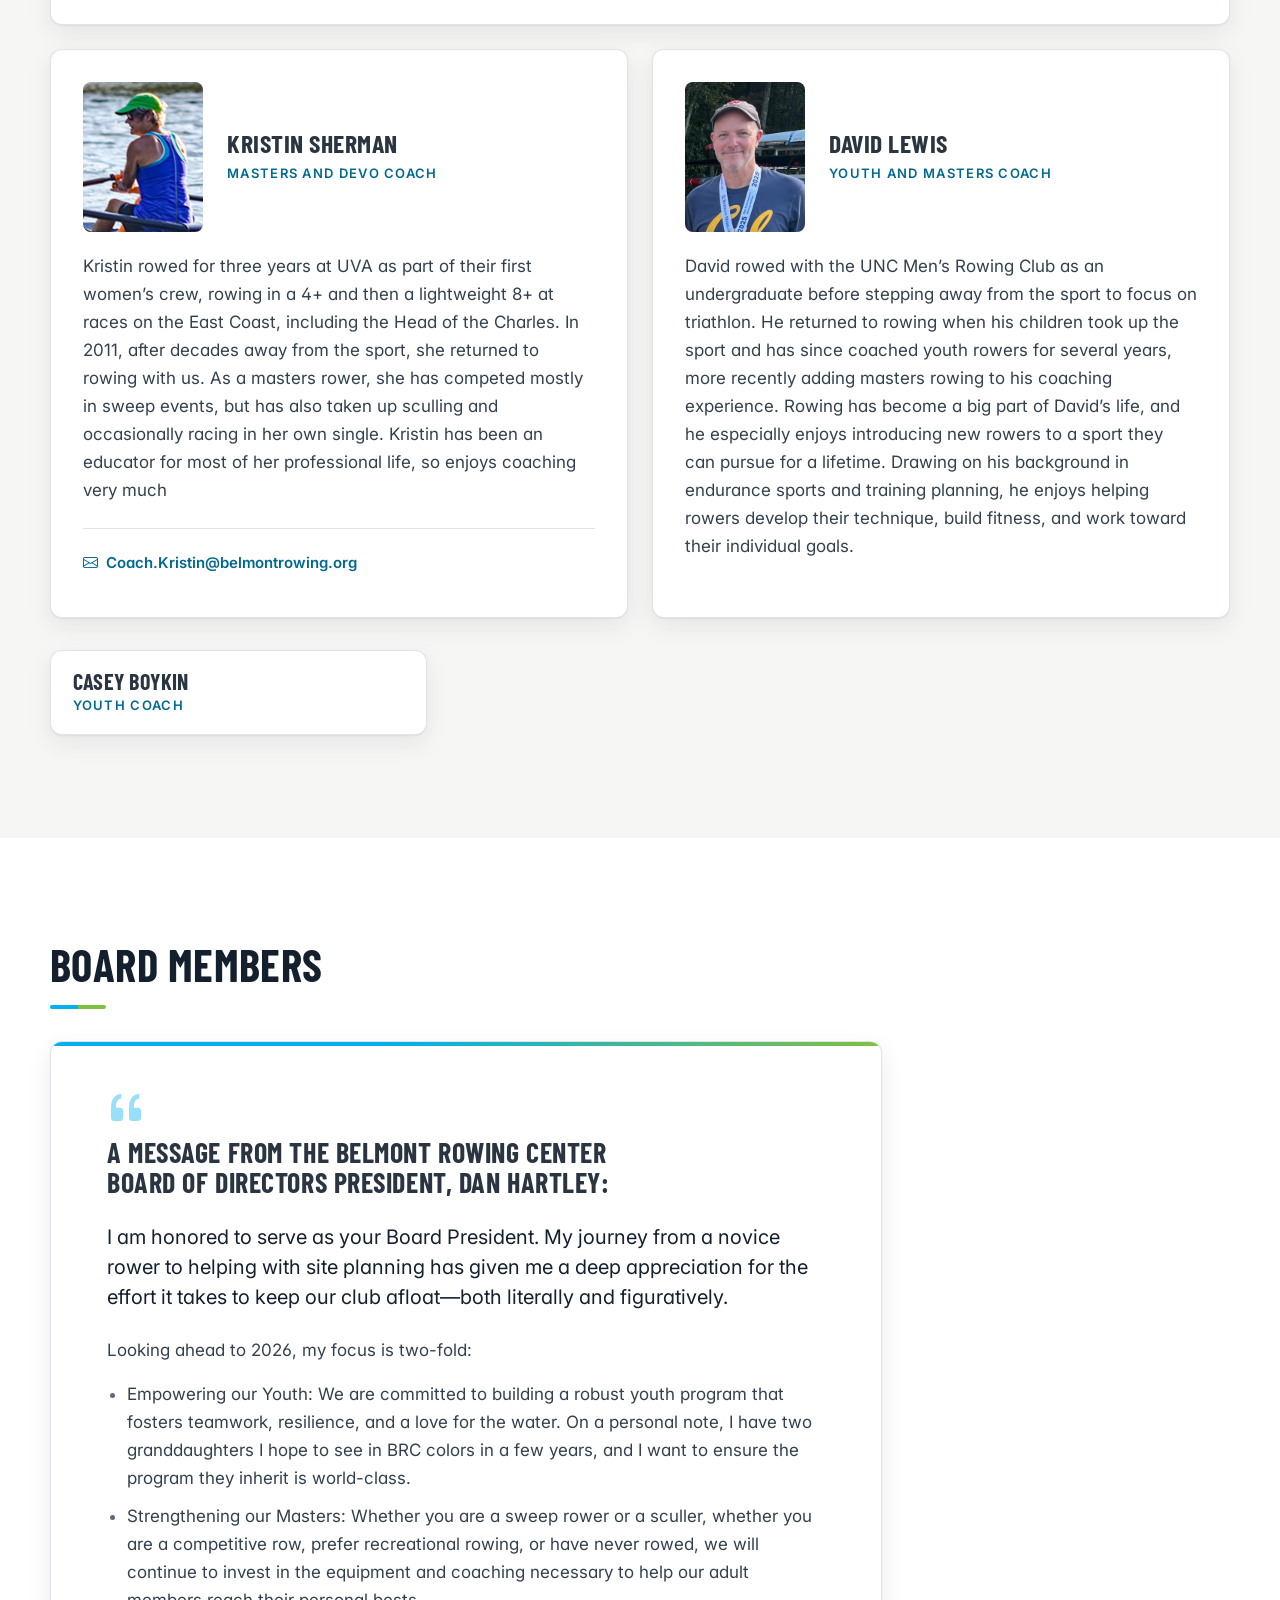
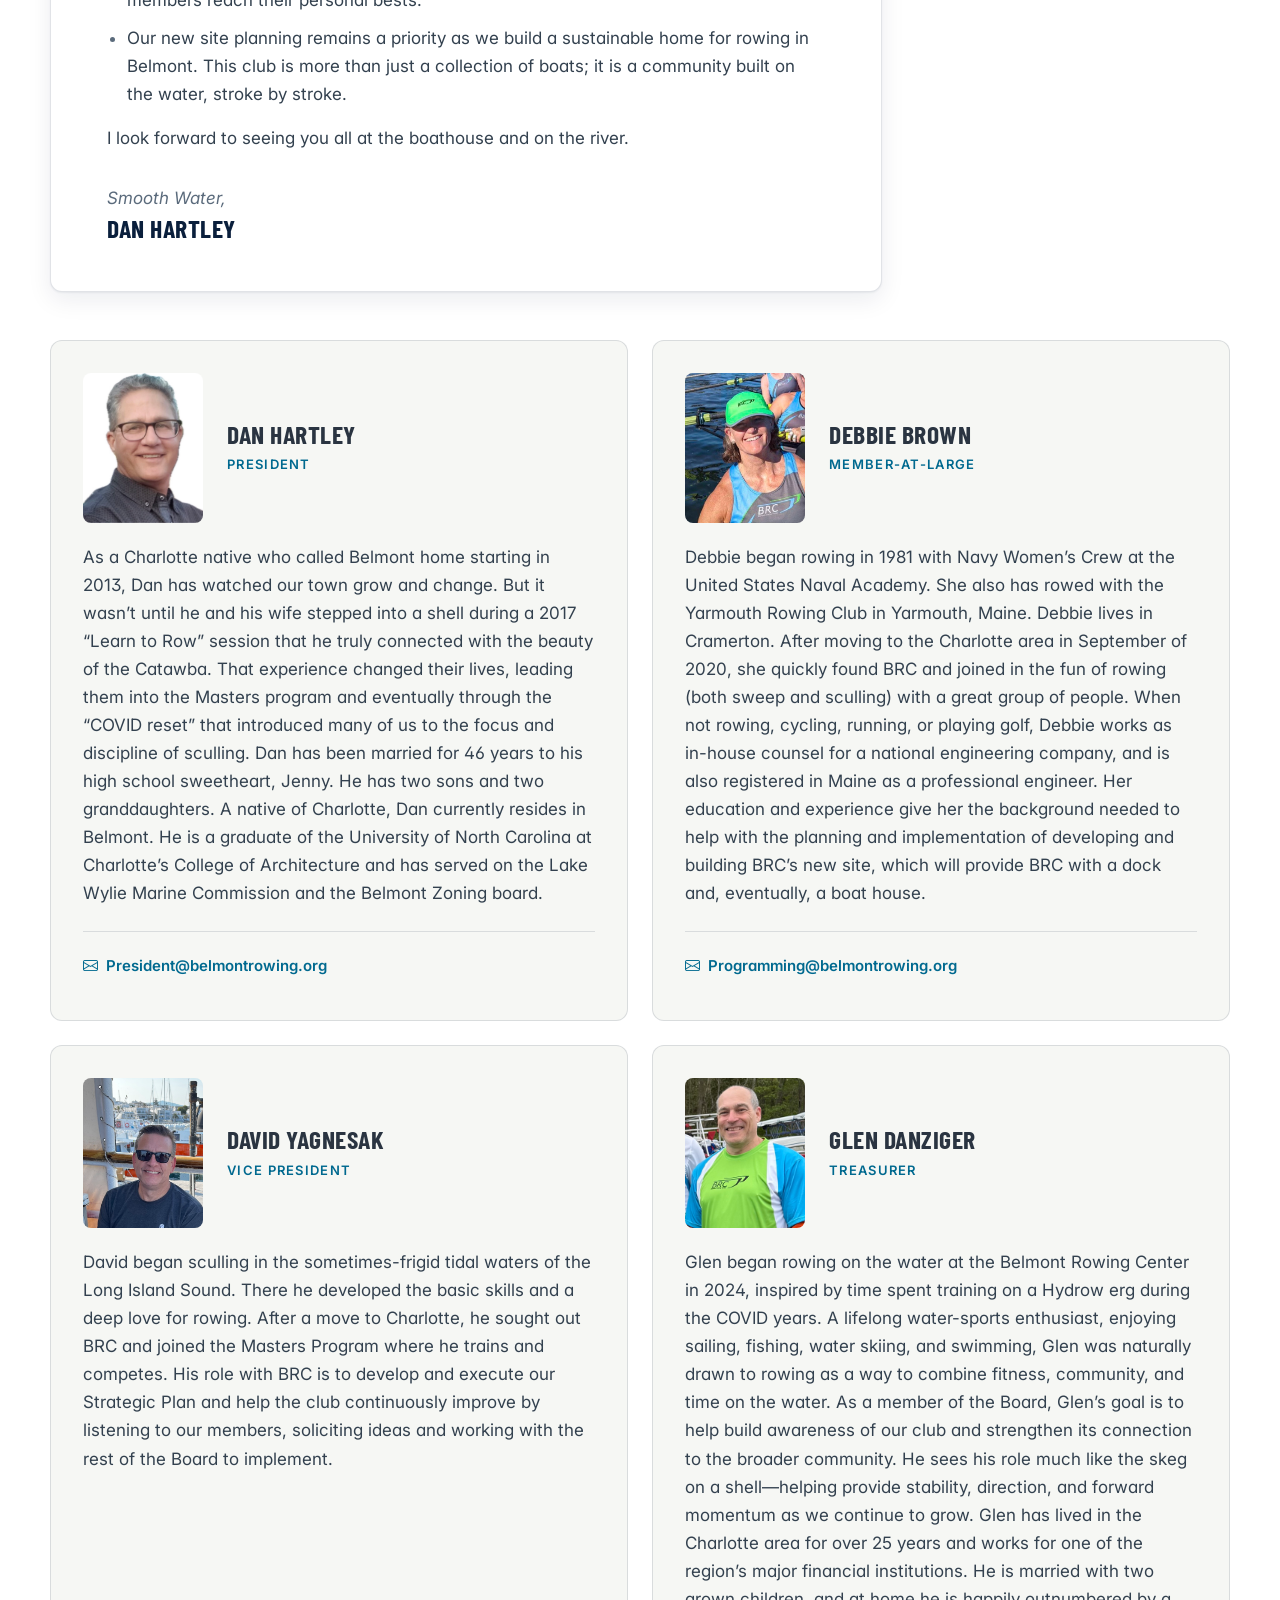
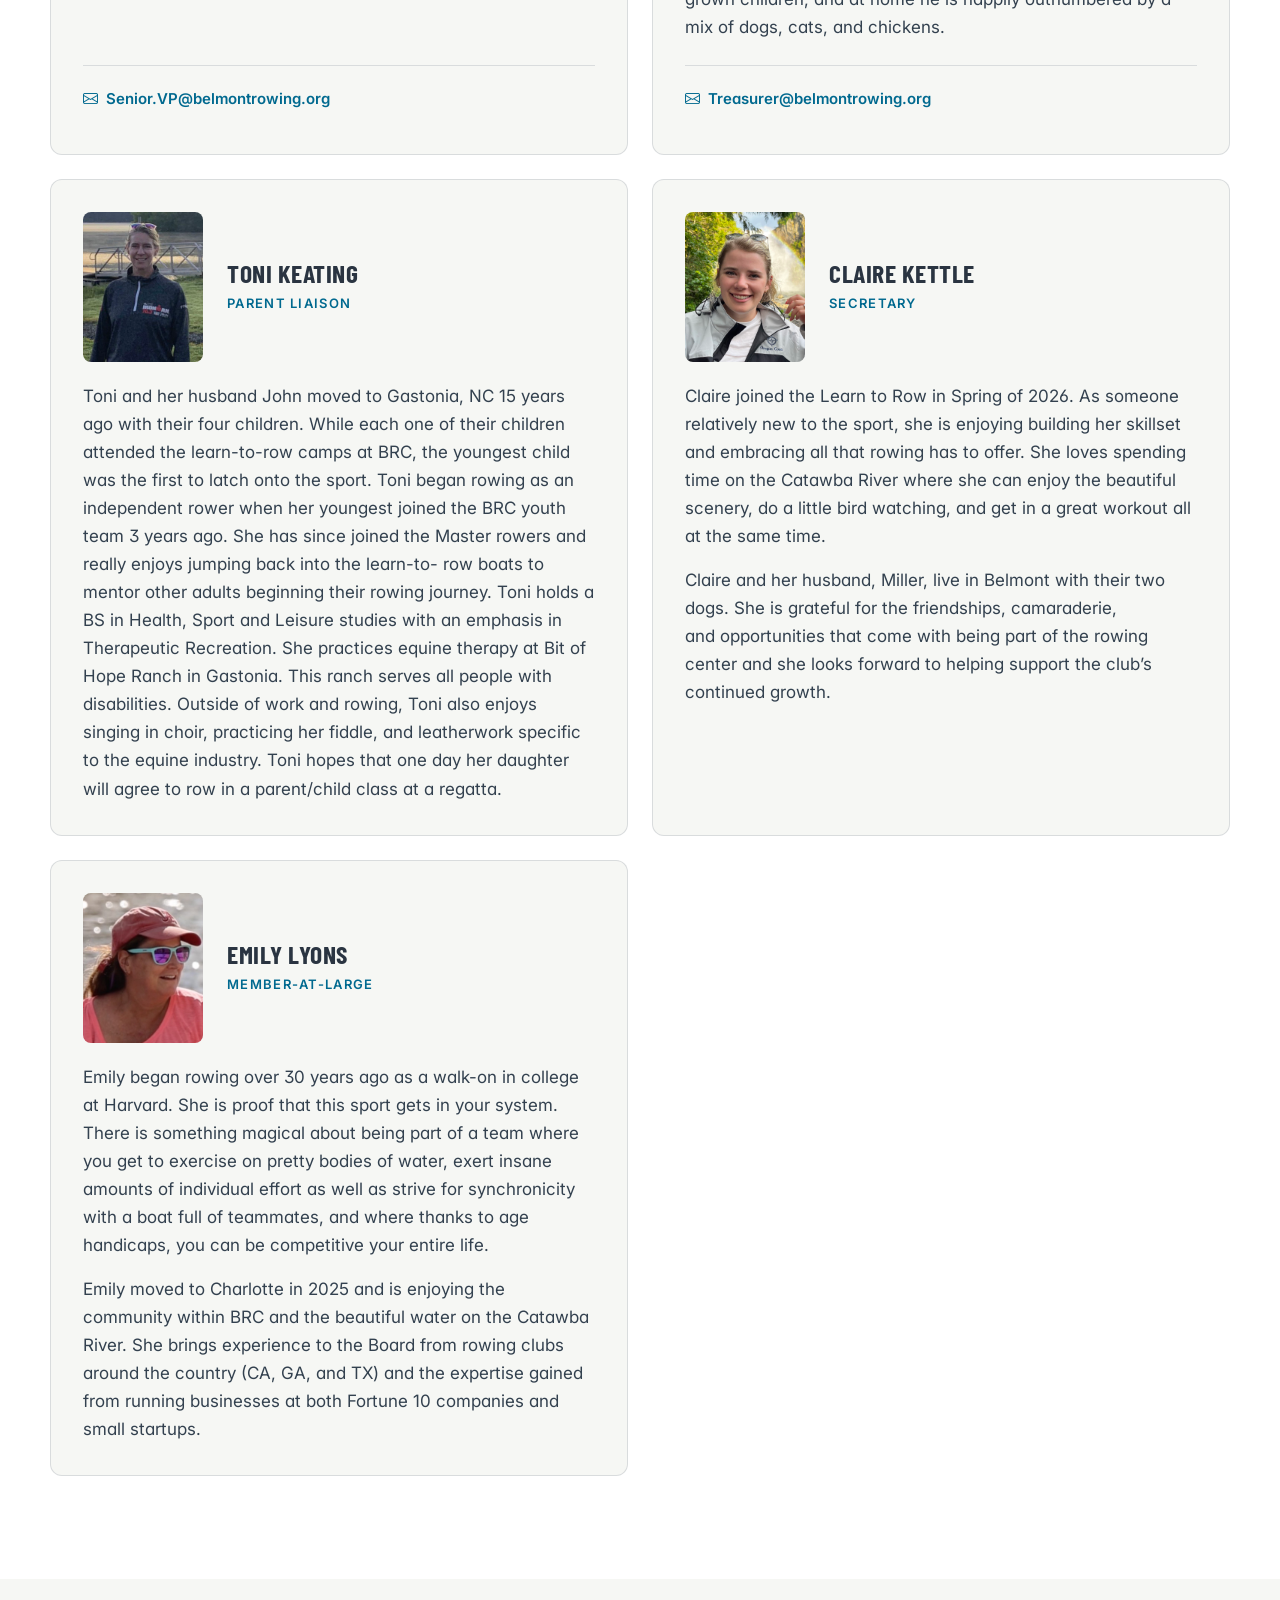
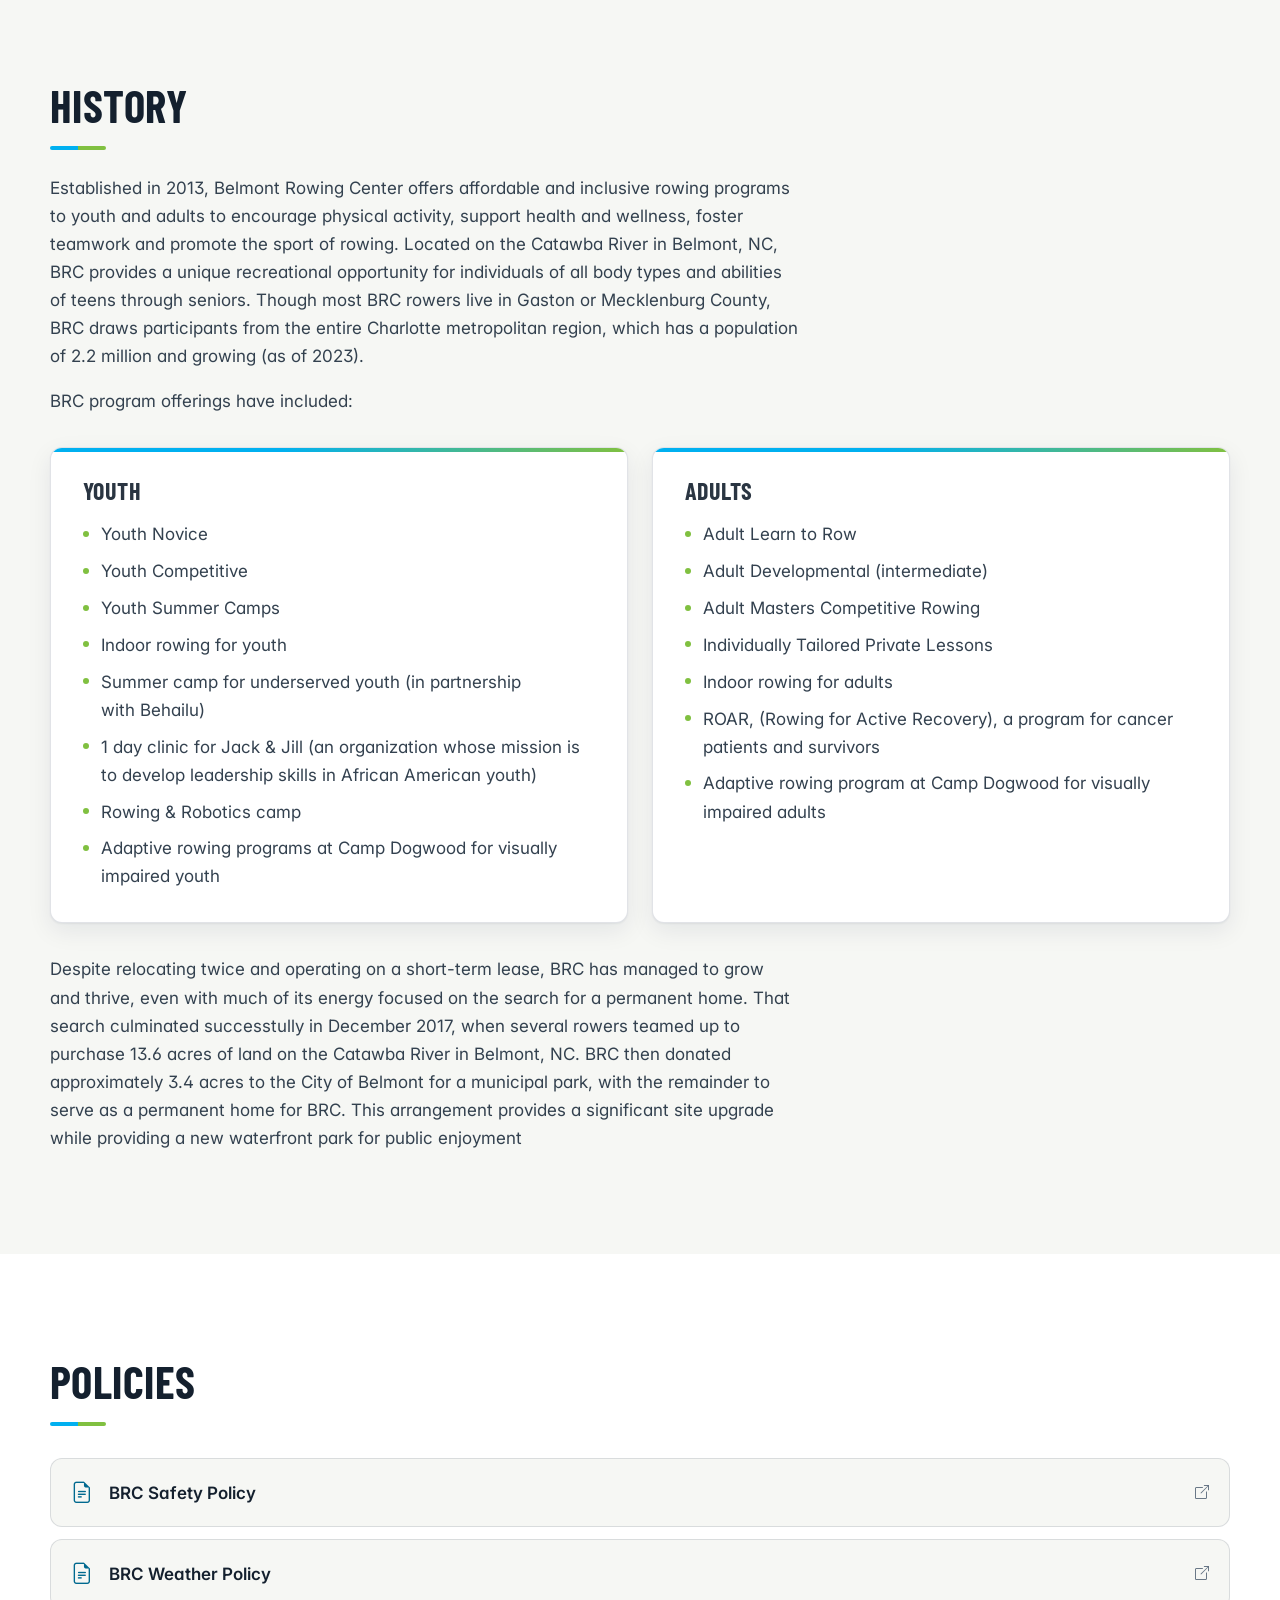
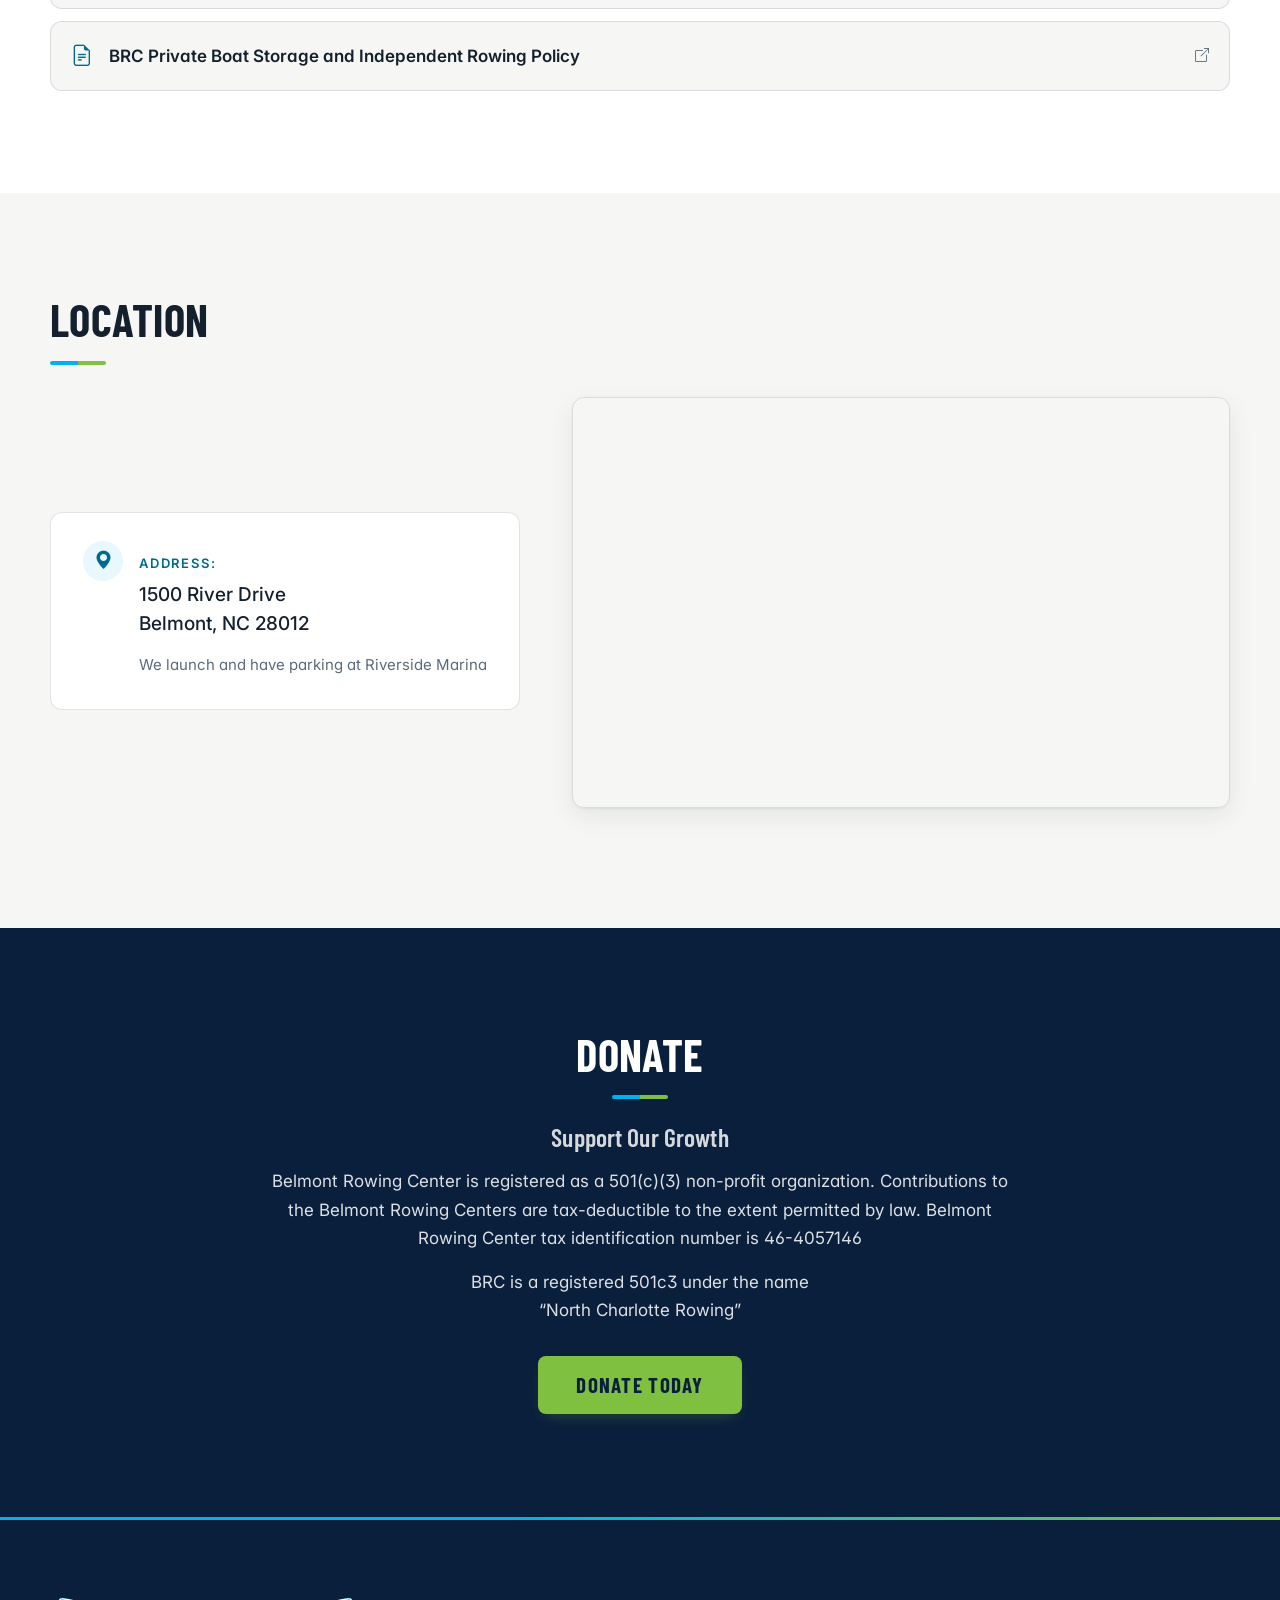
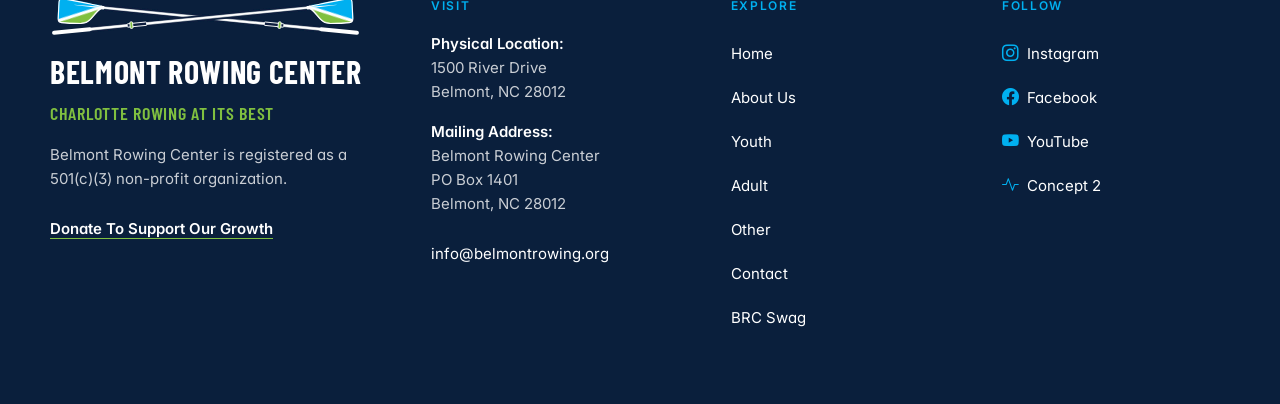
<file: docs/about/index.html>
<!DOCTYPE html>
<html xmlns="http://www.w3.org/1999/xhtml" lang="en" xml:lang="en"><head>

<meta charset="utf-8">
<meta name="generator" content="quarto-1.11.9">

<meta name="viewport" content="width=device-width, initial-scale=1.0, user-scalable=yes">

<meta name="description" content="Meet the coaches and board of Belmont Rowing Center, a nonprofit rowing club on the Catawba River near Charlotte, NC, established in 2013.">

<title>Our Coaches, Board &amp; History – Belmont Rowing Center</title>
<style>
/* Default styles provided by pandoc.
** See https://pandoc.org/MANUAL.html#variables-for-html for config info.
*/
span.smallcaps{font-variant: small-caps;}
div.columns{display: flex; gap: 1.5em;}
div.column{flex: auto;}
@media screen {
div.columns{gap: min(4vw, 1.5em);}
div.column{overflow-x: auto;}
}
div.hanging-indent{margin-left: 1.5em; text-indent: -1.5em;}
ul.task-list{list-style: none;}
ul.task-list li input[type="checkbox"] {
  width: 0.8em;
  margin: 0 0.8em 0.2em -1em; /* quarto-specific, see https://github.com/quarto-dev/quarto-cli/issues/4556 */ 
  vertical-align: middle;
}
</style>


<script src="../site_libs/quarto-nav/quarto-nav.js"></script>
<script src="../site_libs/quarto-nav/headroom.min.js"></script>
<link href="../images/favicon.png" rel="icon" type="image/png">
<script src="../site_libs/clipboard/clipboard.min.js"></script>
<script src="../site_libs/quarto-html/quarto.js" type="module"></script>
<script src="../site_libs/quarto-html/tabsets/tabsets.js" type="module"></script>
<script src="../site_libs/quarto-html/scrollable-regions/scrollable-regions.js" type="module"></script>
<script src="../site_libs/quarto-html/popper.min.js"></script>
<script src="../site_libs/quarto-html/tippy.umd.min.js"></script>
<link href="../site_libs/quarto-html/tippy.css" rel="stylesheet">
<link href="../site_libs/quarto-html/quarto-syntax-highlighting-63b5708e65d6cd79cd7618c58d0c21e7.css" rel="stylesheet" id="quarto-text-highlighting-styles">
<script src="../site_libs/bootstrap/bootstrap.min.js"></script>
<link href="../site_libs/bootstrap/bootstrap-icons.css" rel="stylesheet">
<link href="../site_libs/bootstrap/bootstrap-2d2f92f0e70194383f75999e86501da9.min.css" rel="stylesheet" append-hash="true" id="quarto-bootstrap" data-mode="light">
<script id="quarto-search-options" type="application/json">{
  "language": {
    "search-no-results-text": "No results",
    "search-matching-documents-text": "matching documents",
    "search-copy-link-title": "Copy link to search",
    "search-hide-matches-text": "Hide additional matches",
    "search-more-match-text": "more match in this document",
    "search-more-matches-text": "more matches in this document",
    "search-clear-button-title": "Clear",
    "search-text-placeholder": "",
    "search-detached-cancel-button-title": "Cancel",
    "search-submit-button-title": "Submit",
    "search-label": "Search"
  }
}</script>


<meta property="og:title" content="Our Coaches, Board &amp; History – Belmont Rowing Center">
<meta property="og:description" content="Meet the coaches and board of Belmont Rowing Center, a nonprofit rowing club on the Catawba River near Charlotte, NC, established in 2013.">
<meta property="og:image" content="https://www.belmontrowing.org/images/share.jpg">
<meta property="og:site_name" content="Belmont Rowing Center">
<meta property="og:image:alt" content="A rower sculling on the Catawba River at sunrise, with mist on the water">
<meta property="og:image:height" content="630">
<meta property="og:image:width" content="1200">
<meta name="twitter:title" content="Our Coaches, Board &amp; History – Belmont Rowing Center">
<meta name="twitter:description" content="Meet the coaches and board of Belmont Rowing Center, a nonprofit rowing club on the Catawba River near Charlotte, NC, established in 2013.">
<meta name="twitter:image" content="https://www.belmontrowing.org/images/share.jpg">
<meta name="twitter:image:alt" content="A rower sculling on the Catawba River at sunrise, with mist on the water">
<meta name="twitter:card" content="summary_large_image">
<link rel="canonical" href="https://www.belmontrowing.org/about/">
</head>

<body class="nav-fixed page-about fullcontent quarto-light"><a id="quarto-skip-link" class="visually-hidden-focusable" href="#quarto-content">Skip to main content</a>

<div id="quarto-search-results"></div>
  <header id="quarto-header" class="headroom fixed-top">
    <nav class="navbar navbar-expand-lg " data-bs-theme="dark" aria-label="Site">
      <div class="navbar-container container-fluid">
      <div class="navbar-brand-container mx-auto">
    <a href="../index.html" class="navbar-brand navbar-brand-logo">
    <img src="../images/logo.jpg" alt="Belmont Rowing Center home" class="navbar-logo light-content">
    <img src="../images/logo.jpg" alt="Belmont Rowing Center home" class="navbar-logo dark-content">
    </a>
  </div>
          <button class="navbar-toggler" type="button" data-bs-toggle="collapse" data-bs-target="#navbarCollapse" aria-controls="navbarCollapse" aria-expanded="false" aria-label="Toggle navigation" onclick="if (window.quartoToggleHeadroom) { window.quartoToggleHeadroom(); }">
  <span class="navbar-toggler-icon"></span>
</button>
          <div class="collapse navbar-collapse" id="navbarCollapse">
            <ul class="navbar-nav navbar-nav-scroll ms-auto">
  <li class="nav-item">
    <a class="nav-link" href="../index.html"> 
<span class="menu-text">Home</span></a>
  </li>  
  <li class="nav-item">
    <a class="nav-link active" href="../about/index.html" aria-current="page"> 
<span class="menu-text">About Us</span></a>
  </li>  
  <li class="nav-item dropdown ">
    <a class="nav-link dropdown-toggle" href="#" id="nav-menu-programs" role="link" data-bs-toggle="dropdown" aria-expanded="false">
 <span class="menu-text">Programs</span>
    </a>
    <ul class="dropdown-menu dropdown-menu-end" aria-labelledby="nav-menu-programs">    
        <li>
    <a class="dropdown-item" href="../youth/index.html">
 <span class="dropdown-text">Youth</span></a>
  </li>  
        <li>
    <a class="dropdown-item" href="../adult/index.html">
 <span class="dropdown-text">Adult</span></a>
  </li>  
        <li>
    <a class="dropdown-item" href="../other/index.html">
 <span class="dropdown-text">Other</span></a>
  </li>  
    </ul>
  </li>
  <li class="nav-item">
    <a class="nav-link" href="https://teamlocker.squadlocker.com/#/lockers/belmont-rowing-center-313909?_k=cnluax" rel="noopener" target="_blank"> 
<span class="menu-text">BRC Swag</span></a>
  </li>  
  <li class="nav-item">
    <a class="nav-link" href="../contact/index.html"> 
<span class="menu-text">Contact</span></a>
  </li>  
  <li class="nav-item dropdown ">
    <a class="nav-link dropdown-toggle" href="#" id="nav-menu-social" role="link" data-bs-toggle="dropdown" aria-expanded="false">
 <span class="menu-text">Social</span>
    </a>
    <ul class="dropdown-menu dropdown-menu-end" aria-labelledby="nav-menu-social">    
        <li>
    <a class="dropdown-item" href="https://www.instagram.com/belmontrowing" rel="noopener" target="_blank"><i class="bi bi-instagram" role="img">
</i> 
 <span class="dropdown-text">Instagram</span></a>
  </li>  
        <li>
    <a class="dropdown-item" href="https://www.facebook.com/BelmontRowing/" rel="noopener" target="_blank"><i class="bi bi-facebook" role="img">
</i> 
 <span class="dropdown-text">Facebook</span></a>
  </li>  
        <li>
    <a class="dropdown-item" href="https://www.youtube.com/channel/UCXFYUbRCOyXJPg2Ow2NLszQ" rel="noopener" target="_blank"><i class="bi bi-youtube" role="img">
</i> 
 <span class="dropdown-text">YouTube</span></a>
  </li>  
        <li>
    <a class="dropdown-item" href="https://log.concept2.com/team/8472" rel="noopener" target="_blank"><i class="bi bi-activity" role="img">
</i> 
 <span class="dropdown-text">Concept 2</span></a>
  </li>  
    </ul>
  </li>
  <li class="nav-item">
    <a class="nav-link" href="https://www.zeffy.com/en-US/donation-form/support-the-growing-sport-of-rowing-at-belmont-rowing-center" rel="noopener" target="_blank"> 
<span class="menu-text">Donate</span></a>
  </li>  
  <li class="nav-item">
    <a class="nav-link" href="https://www.icrew.club/register?clubkey=1626fb75-9eb1-b24b-4202-b008f5af5980" rel="noopener" target="_blank"> 
<span class="menu-text">Register</span></a>
  </li>  
</ul>
          </div> <!-- /navcollapse -->
            <div class="quarto-navbar-tools">
</div>
      </div> <!-- /container-fluid -->
    </nav>
</header>
<!-- content -->
<div id="quarto-content" class="quarto-container page-layout-custom page-navbar" tabindex="-1">
<!-- sidebar -->
<!-- margin-sidebar -->
<!-- main -->




<div id="main-content" role="main">
<!-- PAGE HEADER: photo with the page title over it -->
<div class="hero hero-short">
<p><img src="../images/hero-about-team.jpg" class="bg img-fluid" style="object-position: center 60%" alt=""></p>
<section id="about-belmont-rowing-center" class="level1">
<h1>ABOUT BELMONT ROWING CENTER</h1>
</section>
</div>
<!-- SUB-NAVIGATION: jump links to the sections below -->
<div class="pill-nav" role="navigation" aria-label="On this page">
<p><a href="#coaches">COACHES</a> <a href="#boardmembers">BOARD MEMBERS</a> <a href="#history1">HISTORY</a> <a href="#policies">POLICIES</a> <a href="#location">LOCATION</a> <a href="#donate">DONATE</a></p>
</div>
<!-- COACHES: the head coach as a wide card, then the other coaches two per row -->
<div class="band band-light">
<div class="oars-row">
<p><img src="../images/oars-long-on-paper.svg" class="img-fluid" alt=""> <img src="../images/oars-long-on-paper.svg" class="img-fluid" alt=""></p>
</div>
<section id="coaches" class="level2">
<h2 data-anchor-id="coaches">COACHES</h2>
<p>Our amazing coaches are the heart of our family here at Belmont Rowing Center! They are passionate about rowing and committed to carrying out our mission to promote the growing sport of rowing through educational, competitive, and inclusive programs. We are lucky to have coaches with a wide variety of experience and expertise who are ready to help you reach your goals!</p>
<div class="person">
<p><img src="../images/staff/johanna-niederbroker.jpg" class="person-photo img-fluid" loading="lazy" alt="Johanna Niederbroker"></p>
<section id="johanna-niederbroker" class="level3 person-body">
<h3 data-anchor-id="johanna-niederbroker">Johanna Niederbroker</h3>
<p><span class="role">BRC Head Coach</span></p>
<p>Johanna brings 20 years of competitive rowing experience and a proven track record of developing youth rowers into national-level competitors in Germany. As a certified rowing coach by the German Rowing Federation, she has coached competitive rowers across all age groups – from youth (ages 9-14) to university athletes and adult beginners. The progression from assistant children’s rowing coach to Youth Head Coach at Deutscher Ruder-Club von 1884 e.V., Hannover, Germany, and University Club Head Coach at University of Hanover demonstrates her ability to build comprehensive coaching systems – from identifying talent and structuring training, to managing success in competitions and supporting athletes through advancement.</p>
<p>Apart from her qualifications as a coach, she holds a M.Ed. degree in Secondary Education and a German Teaching License. Her expertise in education – combined with fluency in German and English – positions her well to communicate effectively with athletes, families, and staff, and to bring evidence-based coaching methodologies to Belmont Rowing Center.</p>
<p><a href="mailto:Coach.Johanna@belmontrowing.org" class="email">Coach.Johanna@belmontrowing.org</a></p>
</section>
</div>
<div class="people-grid">
<div class="person">
<p><img src="../images/staff/kristin-sherman-portrait.jpg" class="person-photo img-fluid" loading="lazy" alt="Kristin Sherman"></p>
<section id="kristin-sherman" class="level3 person-body">
<h3 data-anchor-id="kristin-sherman">Kristin Sherman</h3>
<p><span class="role">Masters and DEVO Coach</span></p>
<p>Kristin rowed for three years at UVA as part of their first women’s crew, rowing in a 4+ and then a lightweight 8+ at races on the East Coast, including the Head of the Charles. In 2011, after decades away from the sport, she returned to rowing with us. As a masters rower, she has competed mostly in sweep events, but has also taken up sculling and occasionally racing in her own single. Kristin has been an educator for most of her professional life, so enjoys coaching very much</p>
<p><a href="mailto:Coach.Kristin@belmontrowing.org" class="email">Coach.Kristin@belmontrowing.org</a></p>
</section>
</div>
<div class="person">
<p><img src="../images/staff/david-lewis.jpg" class="person-photo img-fluid" loading="lazy" alt="David Lewis"></p>
<section id="david-lewis" class="level3 person-body">
<h3 data-anchor-id="david-lewis">David Lewis</h3>
<p><span class="role">Youth and Masters Coach</span></p>
<p>David rowed with the UNC Men’s Rowing Club as an undergraduate before stepping away from the sport to focus on triathlon. He returned to rowing when his children took up the sport and has since coached youth rowers for several years, more recently adding masters rowing to his coaching experience. Rowing has become a big part of David’s life, and he especially enjoys introducing new rowers to a sport they can pursue for a lifetime. Drawing on his background in endurance sports and training planning, he enjoys helping rowers develop their technique, build fitness, and work toward their individual goals.</p>
</section>
</div>
</div>
<div class="tile-grid">
<section id="casey-boykin" class="level3 tile person-tile">
<h3 data-anchor-id="casey-boykin">Casey Boykin</h3>
<p><span class="role">Youth Coach</span></p>
</section>
</div>
</section>
</div>
<!-- BOARD MEMBERS: the President’s letter, then the board bios two per row -->
<section id="boardmembers" class="level2 band band-white">
<h2 data-anchor-id="boardmembers">BOARD MEMBERS</h2>
<section id="a-message-from-the-belmont-rowing-center-board-of-directors-president-dan-hartley" class="level3 letter">
<h3 data-anchor-id="a-message-from-the-belmont-rowing-center-board-of-directors-president-dan-hartley">A Message From the Belmont Rowing Center Board of Directors President, Dan Hartley:</h3>
<div class="lead">
<p>I am honored to serve as your Board President. My journey from a novice rower to helping with site planning has given me a deep appreciation for the effort it takes to keep our club afloat—both literally and figuratively.</p>
</div>
<p>Looking ahead to 2026, my focus is two-fold:</p>
<ul>
<li>Empowering our Youth: We are committed to building a robust youth program that fosters teamwork, resilience, and a love for the water. On a personal note, I have two granddaughters I hope to see in BRC colors in a few years, and I want to ensure the program they inherit is world-class.</li>
<li>Strengthening our Masters: Whether you are a sweep rower or a sculler, whether you are a competitive row, prefer recreational rowing, or have never rowed, we will continue to invest in the equipment and coaching necessary to help our adult members reach their personal bests.</li>
<li>Our new site planning remains a priority as we build a sustainable home for rowing in Belmont. This club is more than just a collection of boats; it is a community built on the water, stroke by stroke.</li>
</ul>
<p>I look forward to seeing you all at the boathouse and on the river.</p>
<div class="signature">
<p>Smooth Water,</p>
<p>Dan Hartley</p>
</div>
</section>
<div class="people-grid">
<div class="person">
<p><img src="../images/staff/dan-hartley.jpg" class="person-photo img-fluid" loading="lazy" alt="Dan Hartley"></p>
<section id="dan-hartley" class="level3 person-body">
<h3 data-anchor-id="dan-hartley">Dan Hartley</h3>
<p><span class="role">President</span></p>
<p>As a Charlotte native who called Belmont home starting in 2013, Dan has watched our town grow and change. But it wasn’t until he and his wife stepped into a shell during a 2017 “Learn to Row” session that he truly connected with the beauty of the Catawba. That experience changed their lives, leading them into the Masters program and eventually through the “COVID reset” that introduced many of us to the focus and discipline of sculling. Dan has been married for 46 years to his high school sweetheart, Jenny. He has two sons and two granddaughters. A native of Charlotte, Dan currently resides in Belmont. He is a graduate of the University of North Carolina at Charlotte’s College of Architecture and has served on the Lake Wylie Marine Commission and the Belmont Zoning board.</p>
<p><a href="mailto:President@belmontrowing.org" class="email">President@belmontrowing.org</a></p>
</section>
</div>
<div class="person">
<p><img src="../images/staff/debbie-brown.jpg" class="person-photo img-fluid" loading="lazy" alt="Debbie is happy to be rowing!"></p>
<section id="debbie-brown" class="level3 person-body">
<h3 data-anchor-id="debbie-brown">Debbie Brown</h3>
<p><span class="role">Member-At-Large</span></p>
<p>Debbie began rowing in 1981 with Navy Women’s Crew at the United States Naval Academy. She also has rowed with the Yarmouth Rowing Club in Yarmouth, Maine. Debbie lives in Cramerton. After moving to the Charlotte area in September of 2020, she quickly found BRC and joined in the fun of rowing (both sweep and sculling) with a great group of people. When not rowing, cycling, running, or playing golf, Debbie works as in-house counsel for a national engineering company, and is also registered in Maine as a professional engineer. Her education and experience give her the background needed to help with the planning and implementation of developing and building BRC’s new site, which will provide BRC with a dock and, eventually, a boat house.</p>
<p><a href="mailto:Programming@belmontrowing.org" class="email">Programming@belmontrowing.org</a></p>
</section>
</div>
<div class="person">
<p><img src="../images/staff/david-yagnesak.jpg" class="person-photo img-fluid" loading="lazy" alt="David Yagnesak"></p>
<section id="david-yagnesak" class="level3 person-body">
<h3 data-anchor-id="david-yagnesak">David Yagnesak</h3>
<p><span class="role">Vice President</span></p>
<p>David began sculling in the sometimes-frigid tidal waters of the Long Island Sound. There he developed the basic skills and a deep love for rowing. After a move to Charlotte, he sought out BRC and joined the Masters Program where he trains and competes. His role with BRC is to develop and execute our Strategic Plan and help the club continuously improve by listening to our members, soliciting ideas and working with the rest of the Board to implement.</p>
<p><a href="mailto:senior.vp@belmontrowing.org" class="email">Senior.VP@belmontrowing.org</a></p>
</section>
</div>
<div class="person">
<p><img src="../images/staff/glen-danziger.jpg" class="person-photo img-fluid" loading="lazy" alt="Glen Danziger"></p>
<section id="glen-danziger" class="level3 person-body">
<h3 data-anchor-id="glen-danziger">Glen Danziger</h3>
<p><span class="role">Treasurer</span></p>
<p>Glen began rowing on the water at the Belmont Rowing Center in 2024, inspired by time spent training on a Hydrow erg during the COVID years. A lifelong water-sports enthusiast, enjoying sailing, fishing, water skiing, and swimming, Glen was naturally drawn to rowing as a way to combine fitness, community, and time on the water. As a member of the Board, Glen’s goal is to help build awareness of our club and strengthen its connection to the broader community. He sees his role much like the skeg on a shell—helping provide stability, direction, and forward momentum as we continue to grow. Glen has lived in the Charlotte area for over 25 years and works for one of the region’s major financial institutions. He is married with two grown children, and at home he is happily outnumbered by a mix of dogs, cats, and chickens.</p>
<p><a href="mailto:treasurer@belmontrowing.org" class="email">Treasurer@belmontrowing.org</a></p>
</section>
</div>
<div class="person">
<p><img src="../images/staff/toni-keating-portrait.jpg" class="person-photo img-fluid" loading="lazy" alt="Toni Keating"></p>
<section id="toni-keating" class="level3 person-body">
<h3 data-anchor-id="toni-keating">Toni Keating</h3>
<p><span class="role">Parent Liaison</span></p>
<p>Toni and her husband John moved to Gastonia, NC 15 years ago with their four children. While each one of their children attended the learn-to-row camps at BRC, the youngest child was the first to latch onto the sport. Toni began rowing as an independent rower when her youngest joined the BRC youth team 3 years ago. She has since joined the Master rowers and really enjoys jumping back into the learn-to- row boats to mentor other adults beginning their rowing journey. Toni holds a BS in Health, Sport and Leisure studies with an emphasis in Therapeutic Recreation. She practices equine therapy at Bit of Hope Ranch in Gastonia. This ranch serves all people with disabilities. Outside of work and rowing, Toni also enjoys singing in choir, practicing her fiddle, and leatherwork specific to the equine industry. Toni hopes that one day her daughter will agree to row in a parent/child class at a regatta.</p>
</section>
</div>
<div class="person">
<p><img src="../images/staff/claire-kettle.jpg" class="person-photo img-fluid" loading="lazy" alt="Claire Kettle"></p>
<section id="claire-kettle" class="level3 person-body">
<h3 data-anchor-id="claire-kettle">Claire Kettle</h3>
<p><span class="role">Secretary</span></p>
<p>Claire joined the Learn to Row in Spring of 2026. As someone relatively new to the sport, she is enjoying building her skillset and embracing all that rowing has to offer. She loves spending time on the Catawba River where she can enjoy the beautiful scenery, do a little bird watching, and get in a great workout all at the same time.</p>
<p>Claire and her husband, Miller, live in Belmont with their two dogs. She is grateful for the friendships, camaraderie, and opportunities that come with being part of the rowing center and she looks forward to helping support the club’s continued growth.</p>
</section>
</div>
<div class="person">
<p><img src="../images/staff/emily-lyons.jpg" class="person-photo img-fluid" loading="lazy" alt="Emily Lyons"></p>
<section id="emily-lyons" class="level3 person-body">
<h3 data-anchor-id="emily-lyons">Emily Lyons</h3>
<p><span class="role">Member-At-Large</span></p>
<p>Emily began rowing over 30 years ago as a walk-on in college at Harvard. She is proof that this sport gets in your system. There is something magical about being part of a team where you get to exercise on pretty bodies of water, exert insane amounts of individual effort as well as strive for synchronicity with a boat full of teammates, and where thanks to age handicaps, you can be competitive your entire life.</p>
<p>Emily moved to Charlotte in 2025 and is enjoying the community within BRC and the beautiful water on the Catawba River. She brings experience to the Board from rowing clubs around the country (CA, GA, and TX) and the expertise gained from running businesses at both Fortune 10 companies and small startups.</p>
</section>
</div>
</div>
</section>
<!-- HISTORY -->
<section id="history1" class="level2 band band-light">
<h2 data-anchor-id="history1">HISTORY</h2>
<p>Established in 2013, Belmont Rowing Center offers affordable and inclusive rowing programs to youth and adults to encourage physical activity, support health and wellness, foster teamwork and promote the sport of rowing. Located on the Catawba River in Belmont, NC, BRC provides a unique recreational opportunity for individuals of all body types and abilities of teens through seniors. Though most BRC rowers live in Gaston or Mecklenburg County, BRC draws participants from the entire Charlotte metropolitan region, which has a population of 2.2 million and growing (as of 2023).</p>
<p>BRC program offerings have included:</p>
<div class="tile-grid">
<section id="youth" class="level3 tile">
<h3 data-anchor-id="youth">Youth</h3>
<ul>
<li>Youth Novice</li>
<li>Youth Competitive</li>
<li>Youth Summer Camps</li>
<li>Indoor rowing for youth</li>
<li>Summer camp for underserved youth (in partnership with Behailu)</li>
<li>1 day clinic for Jack &amp; Jill (an organization whose mission is to develop leadership skills in African American youth)</li>
<li>Rowing &amp; Robotics camp</li>
<li>Adaptive rowing programs at Camp Dogwood for visually impaired youth</li>
</ul>
</section>
<section id="adults" class="level3 tile">
<h3 data-anchor-id="adults">Adults</h3>
<ul>
<li>Adult Learn to Row</li>
<li>Adult Developmental (intermediate)</li>
<li>Adult Masters Competitive Rowing</li>
<li>Individually Tailored Private Lessons</li>
<li>Indoor rowing for adults</li>
<li>ROAR, (Rowing for Active Recovery), a program for cancer patients and survivors</li>
<li>Adaptive rowing program at Camp Dogwood for visually impaired adults</li>
</ul>
</section>
</div>
<p>Despite relocating twice and operating on a short-term lease, BRC has managed to grow and thrive, even with much of its energy focused on the search for a permanent home. That search culminated successtully in December 2017, when several rowers teamed up to purchase 13.6 acres of land on the Catawba River in Belmont, NC. BRC then donated approximately 3.4 acres to the City of Belmont for a municipal park, with the remainder to serve as a permanent home for BRC. This arrangement provides a significant site upgrade while providing a new waterfront park for public enjoyment</p>
</section>
<!-- POLICIES -->
<section id="policies" class="level2 band band-white">
<h2 data-anchor-id="policies">POLICIES</h2>
<div class="doc-list">
<p><strong><a href="https://drive.google.com/file/d/1D4yfsQwteLG-jOoWZRWqejBiDfsj7Gzk/view?usp=share_link">BRC Safety Policy</a></strong></p>
<p><strong><a href="https://drive.google.com/file/d/1eCwa2g2AicR4t2Oy4iSEPZmJbJrAMTwS/view?usp=share_link">BRC Weather Policy</a></strong></p>
<p><strong><a href="https://drive.google.com/file/d/1kbaUgsFeZPIZN3rmquECj1yPD0JuSj4d/view?usp=share_link">BRC Private Boat Storage and Independent Rowing Policy</a></strong></p>
</div>
</section>
<!-- LOCATION: the address card beside the map (shared .location component) -->
<section id="location" class="level2 band band-light">
<h2 data-anchor-id="location">LOCATION</h2>
<div class="location">
<div class="address-card">
<p><strong>Address:</strong></p>
<p>1500 River Drive<br>
Belmont, NC 28012</p>
<p>We launch and have parking at Riverside Marina</p>
</div>
<div class="location-map map-embed">
<!-- Google map of the address (same map as the old site) -->
<iframe loading="lazy" src="https://maps.google.com/maps?q=1500%20river%20drive%20Belmont%2C%20nc%2028012&amp;t=m&amp;z=12&amp;output=embed&amp;iwloc=near" title="1500 river drive Belmont, nc 28012">
</iframe>
</div>
</div>
</section>
<!-- DONATE: the navy Donate band (shared .band-cta, as on the home page) -->
<section id="donate" class="level2 band band-navy band-cta">
<h2 data-anchor-id="donate">DONATE</h2>
<section id="support-our-growth" class="level3">
<h3 data-anchor-id="support-our-growth">Support Our Growth</h3>
<p>Belmont Rowing Center is registered as a <span class="nowrap">501(c)(3)</span> non-profit organization. Contributions to the Belmont Rowing Centers are tax-deductible to the extent permitted by law. Belmont Rowing Center tax identification number is 46-4057146</p>
<p>BRC is a registered 501c3 under the name<br>
“North Charlotte Rowing”</p>
<div class="btn-row">
<p><a href="https://www.zeffy.com/en-US/donation-form/support-the-growing-sport-of-rowing-at-belmont-rowing-center" class="btn-brc btn-brc-lg">Donate Today</a></p>
</div>
</section>
</section>


<div id="3ade8a4a-fb1d-4a6c-8409-ac45482d5fc9" class="hidden">

</div>
</div>
<script src="../scripts/site.js" defer=""></script>


<script id="quarto-html-after-body" type="application/javascript">
  window.document.addEventListener("DOMContentLoaded", function (event) {
    const isCodeAnnotation = (el) => {
      for (const clz of el.classList) {
        if (clz.startsWith('code-annotation-')) {                     
          return true;
        }
      }
      return false;
    }
    const onCopySuccess = function(e) {
      // button target
      const button = e.trigger;
      // don't keep focus
      button.blur();
      // flash "checked"
      button.classList.add('code-copy-button-checked');
      var currentTitle = button.getAttribute("title");
      button.setAttribute("title", "Copied!");
      let tooltip;
      if (window.bootstrap) {
        button.setAttribute("data-bs-toggle", "tooltip");
        button.setAttribute("data-bs-placement", "left");
        button.setAttribute("data-bs-title", "Copied!");
        tooltip = new bootstrap.Tooltip(button, 
          { trigger: "manual", 
            customClass: "code-copy-button-tooltip",
            offset: [0, -8]});
        tooltip.show();    
      }
      setTimeout(function() {
        if (tooltip) {
          tooltip.hide();
          button.removeAttribute("data-bs-title");
          button.removeAttribute("data-bs-toggle");
          button.removeAttribute("data-bs-placement");
        }
        button.setAttribute("title", currentTitle);
        button.classList.remove('code-copy-button-checked');
      }, 1000);
      // clear code selection
      e.clearSelection();
    }
    const getTextToCopy = function(trigger) {
      const outerScaffold = trigger.parentElement.cloneNode(true);
      const codeEl = outerScaffold.querySelector('code');
      for (const childEl of codeEl.children) {
        if (isCodeAnnotation(childEl)) {
          childEl.remove();
        }
      }
      return codeEl.innerText;
    }
    const clipboard = new window.ClipboardJS('.code-copy-button:not([data-in-quarto-modal])', {
      text: getTextToCopy
    });
    clipboard.on('success', onCopySuccess);
    if (window.document.getElementById('quarto-embedded-source-code-modal')) {
      const clipboardModal = new window.ClipboardJS('.code-copy-button[data-in-quarto-modal]', {
        text: getTextToCopy,
        container: window.document.getElementById('quarto-embedded-source-code-modal')
      });
      clipboardModal.on('success', onCopySuccess);
    }
      var localhostRegex = new RegExp(/^(?:http|https):\/\/localhost\:?[0-9]*\//);
      var mailtoRegex = new RegExp(/^mailto:/);
        var filterRegex = new RegExp("^(?:http:|https:)\/\/(?:www\.)?belmontrowing\.(?:org|github\.io)");
      const newWindowLabel = "(opens in a new tab)";
      const newWindowNoteId = "quarto-ext-newwindow-label";
      // Links reference one hidden label through aria-describedby, so the
      // announcement never changes their accessible name.
      var describeNewWindow = (link) => {
        if (!window.document.getElementById(newWindowNoteId)) {
          var newWindowNote = window.document.createElement("span");
          newWindowNote.id = newWindowNoteId;
          newWindowNote.hidden = true;
          newWindowNote.textContent = newWindowLabel;
          window.document.body.appendChild(newWindowNote);
        }
        var describedBy = (link.getAttribute("aria-describedby") || "").split(/\s+/).filter(Boolean);
        if (!describedBy.includes(newWindowNoteId)) {
          describedBy.push(newWindowNoteId);
          link.setAttribute("aria-describedby", describedBy.join(" "));
        }
      }
      var isInternal = (href) => {
          return filterRegex.test(href) || localhostRegex.test(href) || mailtoRegex.test(href);
      }
      // Inspect non-navigation links and adorn them if external
      window.quartoDecorateExternalLinks = function (root) {
     var links = (root || window.document).querySelectorAll('a[href]:not(.nav-link):not(.navbar-brand):not(.toc-action):not(.sidebar-link):not(.sidebar-item-toggle):not(.pagination-link):not(.no-external):not([aria-hidden]):not(.dropdown-item):not(.quarto-navigation-tool):not(.about-link)');
      for (var i=0; i<links.length; i++) {
        const link = links[i];
        if (!isInternal(link.href)) {
          // undo the damage that might have been done by quarto-nav.js in the case of
          // links that we want to consider external
          if (link.dataset.originalHref !== undefined) {
            link.href = link.dataset.originalHref;
          }
            // target, if specified
            link.setAttribute("target", "_blank");
            if (link.getAttribute("rel") === null) {
              link.setAttribute("rel", "noopener");
            }
            describeNewWindow(link);
          if (!link.classList.contains('no-external-icon')) {
          }
        }
      }
      };
      window.quartoDecorateExternalLinks(window.document);
    // Esc closes the popup (WCAG 1.4.13) and focus leaving both trigger and
    // popup closes it (WCAG 2.4.11); tippy handles neither for interactive popups.
    const hideOnEscAndFocusOut = {
      name: 'hideOnEscAndFocusOut',
      defaultValue: true,
      fn(instance) {
        const dismiss = () => {
          // A show scheduled by the trigger delay would otherwise reopen it
          instance.clearDelayTimeouts();
          instance.hide();
        };
        const onKeyDown = (event) => {
          if (event.key !== 'Escape') {
            return;
          }
          // Keep Esc from also reaching page handlers (e.g. reveal.js overview),
          // except an open reveal.js slide menu, which Esc should close too.
          // The menu handles keys only when its keyboard option is on.
          const menuHandlesEsc = window.Reveal?.getPlugin?.('menu')?.isOpen() &&
            window.Reveal.getConfig().menu?.keyboard !== false;
          if (!menuHandlesEsc) {
            event.stopPropagation();
          }
          if (instance.popper.contains(window.document.activeElement)) {
            // Disabled while refocusing so the focus trigger does not reopen it
            instance.disable();
            instance.reference.focus();
            instance.enable();
          }
          dismiss();
        };
        const onFocusOut = (event) => {
          const target = event.relatedTarget;
          if (target && !instance.reference.contains(target) &&
              !instance.popper.contains(target)) {
            dismiss();
          }
        };
        // On the trigger too: a click trigger (code-annotations: select) has no
        // blur handling. Attached for the instance's lifetime so leaving the
        // trigger also cancels a show still pending on the trigger delay.
        instance.reference.addEventListener('focusout', onFocusOut);
        return {
          onShow() {
            window.document.addEventListener('keydown', onKeyDown, true);
            instance.popper.addEventListener('focusout', onFocusOut);
          },
          onHide() {
            window.document.removeEventListener('keydown', onKeyDown, true);
            instance.popper.removeEventListener('focusout', onFocusOut);
          },
          onDestroy() {
            instance.reference.removeEventListener('focusout', onFocusOut);
          },
        };
      },
    };
    function tippyHover(el, contentFn, onTriggerFn, onUntriggerFn) {
      const config = {
        allowHTML: true,
        maxWidth: 500,
        delay: 100,
        arrow: false,
        appendTo: function(el) {
            return el.parentElement;
        },
        interactive: true,
        interactiveBorder: 10,
        theme: 'quarto',
        placement: 'bottom-start',
        plugins: [hideOnEscAndFocusOut],
      };
      if (contentFn) {
        config.content = contentFn;
      }
      if (onTriggerFn) {
        config.onTrigger = onTriggerFn;
      }
      if (onUntriggerFn) {
        config.onUntrigger = onUntriggerFn;
      }
      window.tippy(el, config); 
    }
    const noterefs = window.document.querySelectorAll('a[role="doc-noteref"]');
    for (var i=0; i<noterefs.length; i++) {
      const ref = noterefs[i];
      tippyHover(ref, function() {
        // use id or data attribute instead here
        let href = ref.getAttribute('data-footnote-href') || ref.getAttribute('href');
        try { href = new URL(href).hash; } catch {}
        const id = href.replace(/^#\/?/, "");
        const note = window.document.getElementById(id);
        if (note) {
          return note.innerHTML;
        } else {
          return "";
        }
      });
    }
    const xrefs = window.document.querySelectorAll('a.quarto-xref');
    const processXRef = (id, note) => {
      // Strip column container classes
      const stripColumnClz = (el) => {
        el.classList.remove("page-full", "page-columns");
        if (el.children) {
          for (const child of el.children) {
            stripColumnClz(child);
          }
        }
      }
      stripColumnClz(note)
      if (id === null || id.startsWith('sec-')) {
        // Special case sections, only their first couple elements
        const container = document.createElement("div");
        if (note.children && note.children.length > 2) {
          container.appendChild(note.children[0].cloneNode(true));
          for (let i = 1; i < note.children.length; i++) {
            const child = note.children[i];
            if (child.tagName === "P" && child.innerText === "") {
              continue;
            } else {
              container.appendChild(child.cloneNode(true));
              break;
            }
          }
          if (window.Quarto?.typesetMath) {
            window.Quarto.typesetMath(container);
          }
          return container.innerHTML
        } else {
          if (window.Quarto?.typesetMath) {
            window.Quarto.typesetMath(note);
          }
          return note.innerHTML;
        }
      } else {
        // Remove any anchor links if they are present
        const anchorLink = note.querySelector('a.anchorjs-link');
        if (anchorLink) {
          anchorLink.remove();
        }
        if (window.Quarto?.typesetMath) {
          window.Quarto.typesetMath(note);
        }
        if (note.classList.contains("callout")) {
          return note.outerHTML;
        } else {
          return note.innerHTML;
        }
      }
    }
    for (var i=0; i<xrefs.length; i++) {
      const xref = xrefs[i];
      tippyHover(xref, undefined, function(instance) {
        instance.disable();
        let url = xref.getAttribute('href');
        let hash = undefined; 
        if (url.startsWith('#')) {
          hash = url;
        } else {
          try { hash = new URL(url).hash; } catch {}
        }
        if (hash) {
          const id = hash.replace(/^#\/?/, "");
          const note = window.document.getElementById(id);
          if (note !== null) {
            try {
              const html = processXRef(id, note.cloneNode(true));
              instance.setContent(html);
            } finally {
              instance.enable();
              instance.show();
            }
          } else {
            // See if we can fetch this
            fetch(url.split('#')[0])
            .then(res => res.text())
            .then(html => {
              const parser = new DOMParser();
              const htmlDoc = parser.parseFromString(html, "text/html");
              const note = htmlDoc.getElementById(id);
              if (note !== null) {
                const html = processXRef(id, note);
                instance.setContent(html);
              } 
            }).finally(() => {
              instance.enable();
              instance.show();
            });
          }
        } else {
          // See if we can fetch a full url (with no hash to target)
          // This is a special case and we should probably do some content thinning / targeting
          fetch(url)
          .then(res => res.text())
          .then(html => {
            const parser = new DOMParser();
            const htmlDoc = parser.parseFromString(html, "text/html");
            const note = htmlDoc.querySelector('main.content');
            if (note !== null) {
              // This should only happen for chapter cross references
              // (since there is no id in the URL)
              // remove the first header
              if (note.children.length > 0 && note.children[0].tagName === "HEADER") {
                note.children[0].remove();
              }
              const html = processXRef(null, note);
              instance.setContent(html);
            } 
          }).finally(() => {
            instance.enable();
            instance.show();
          });
        }
      }, function(instance) {
      });
    }
        let selectedAnnoteEl;
        const selectorForAnnotation = ( cell, annotation) => {
          let cellAttr = 'data-code-cell="' + cell + '"';
          let lineAttr = 'data-code-annotation="' +  annotation + '"';
          const selector = 'span[' + cellAttr + '][' + lineAttr + ']';
          return selector;
        }
        const selectCodeLines = (annoteEl) => {
          const doc = window.document;
          const targetCell = annoteEl.getAttribute("data-target-cell");
          const targetAnnotation = annoteEl.getAttribute("data-target-annotation");
          const annoteSpan = window.document.querySelector(selectorForAnnotation(targetCell, targetAnnotation));
          const lines = annoteSpan.getAttribute("data-code-lines").split(",");
          const lineIds = lines.map((line) => {
            return targetCell + "-" + line;
          })
          // Each band is positioned against its own containing block, which is
          // not the offsetParent of the lines, so place it from client rects.
          const placeBand = (band, firstEl, lastEl, codeBlock) => {
            const container = band.offsetParent;
            if (container === null) {
              return;
            }
            const containerRect = container.getBoundingClientRect();
            // Reveal.js scales slides with a transform, so convert client
            // pixels back to the CSS pixels of the container.
            const scale = containerRect.height / container.offsetHeight || 1;
            const firstRect = firstEl.getBoundingClientRect();
            const lastRect = lastEl.getBoundingClientRect();
            const top = (firstRect.top - containerRect.top) / scale - container.clientTop + container.scrollTop;
            const height = (lastRect.bottom - firstRect.top) / scale;
            band.style.top = top - 2 + "px";
            band.style.height = height + 4 + "px";
            if (codeBlock) {
              // Without the copy button wrapper, the containing block is wider
              // than the code block, so span the code block explicitly.
              const blockRect = codeBlock.getBoundingClientRect();
              band.style.left = (blockRect.left - containerRect.left) / scale - container.clientLeft + container.scrollLeft + "px";
              band.style.width = blockRect.width / scale + "px";
            }
          };
          if (lineIds.length > 0) {
            const el = window.document.getElementById(lineIds[0]);
            const lastEl = window.document.getElementById(lineIds[lineIds.length - 1]);
            const parent = el.parentElement.parentElement;
            // cook up a div (if necessary) and position it
            let div = window.document.getElementById("code-annotation-line-highlight");
            if (div === null) {
              div = window.document.createElement("div");
              div.setAttribute("id", "code-annotation-line-highlight");
              div.style.position = 'absolute';
              parent.appendChild(div);
            }
            placeBand(div, el, lastEl, parent.closest("div.sourceCode") || parent);
            let gutterDiv = window.document.getElementById("code-annotation-line-highlight-gutter");
            if (gutterDiv === null) {
              gutterDiv = window.document.createElement("div");
              gutterDiv.setAttribute("id", "code-annotation-line-highlight-gutter");
              gutterDiv.style.position = 'absolute';
              const codeCell = window.document.getElementById(targetCell);
              const gutter = codeCell.querySelector('.code-annotation-gutter');
              gutter.appendChild(gutterDiv);
            }
            placeBand(gutterDiv, el, lastEl);
            selectedAnnoteEl = annoteEl;
          }
        };
        const unselectCodeLines = () => {
          const elementsIds = ["code-annotation-line-highlight", "code-annotation-line-highlight-gutter"];
          elementsIds.forEach((elId) => {
            const div = window.document.getElementById(elId);
            if (div) {
              div.remove();
            }
          });
          selectedAnnoteEl = undefined;
        };
          // Handle positioning of the toggle
      window.addEventListener(
        "resize",
        throttle(() => {
          elRect = undefined;
          if (selectedAnnoteEl) {
            selectCodeLines(selectedAnnoteEl);
          }
        }, 10)
      );
      function throttle(fn, ms) {
      let throttle = false;
      let timer;
        return (...args) => {
          if(!throttle) { // first call gets through
              fn.apply(this, args);
              throttle = true;
          } else { // all the others get throttled
              if(timer) clearTimeout(timer); // cancel #2
              timer = setTimeout(() => {
                fn.apply(this, args);
                timer = throttle = false;
              }, ms);
          }
        };
      }
        // Attach click handler to the DT
        const annoteDls = window.document.querySelectorAll('dt[data-target-cell]');
        for (const annoteDlNode of annoteDls) {
          annoteDlNode.addEventListener('click', (event) => {
            const clickedEl = event.target;
            if (clickedEl !== selectedAnnoteEl) {
              unselectCodeLines();
              const activeEl = window.document.querySelector('dt[data-target-cell].code-annotation-active');
              if (activeEl) {
                activeEl.classList.remove('code-annotation-active');
              }
              selectCodeLines(clickedEl);
              clickedEl.classList.add('code-annotation-active');
            } else {
              // Unselect the line
              unselectCodeLines();
              clickedEl.classList.remove('code-annotation-active');
            }
          });
        }
    const findCites = (el) => {
      const parentEl = el.parentElement;
      if (parentEl) {
        const cites = parentEl.dataset.cites;
        if (cites) {
          return {
            el,
            cites: cites.split(' ')
          };
        } else {
          return findCites(el.parentElement)
        }
      } else {
        return undefined;
      }
    };
    var bibliorefs = window.document.querySelectorAll('a[role="doc-biblioref"]');
    for (var i=0; i<bibliorefs.length; i++) {
      const ref = bibliorefs[i];
      const citeInfo = findCites(ref);
      if (citeInfo) {
        tippyHover(citeInfo.el, function() {
          var popup = window.document.createElement('div');
          citeInfo.cites.forEach(function(cite) {
            var citeDiv = window.document.createElement('div');
            citeDiv.classList.add('hanging-indent');
            citeDiv.classList.add('csl-entry');
            var biblioDiv = window.document.getElementById('ref-' + cite);
            if (biblioDiv) {
              citeDiv.innerHTML = biblioDiv.innerHTML;
            }
            popup.appendChild(citeDiv);
          });
          return popup.innerHTML;
        });
      }
    }
  });
  </script>
  <script type="application/javascript">
  window.quartoScrollableRegionsLabels = {"code":"Scrollable code","output":"Scrollable output"};
  </script>
</div> <!-- /content -->
<footer class="footer">
  <div class="nav-footer">
    <div class="nav-footer-left">
<div class="footer-lockup">
<p><img src="../images/oars-long-on-navy.svg" class="footer-mark img-fluid" alt=""></p>
<p><span class="footer-brand">Belmont Rowing Center</span></p>
</div>
<p><span class="footer-motto">Charlotte Rowing At Its Best</span></p>
<p>Belmont Rowing Center is registered as a <span class="nowrap">501(c)(3)</span> non-profit organization.</p>
<p><a href="https://www.zeffy.com/donation-form/support-the-growing-sport-of-rowing-at-belmont-rowing-center" class="footer-donate" target="_blank" rel="noopener">Donate To Support Our Growth</a></p>
</div>   
    <div class="nav-footer-center">
<div class="footer-col">
<p><span class="footer-label">Visit</span></p>
<p><strong>Physical Location:</strong><br>
1500 River Drive<br>
Belmont, NC 28012</p>
<p><strong>Mailing Address:</strong><br>
Belmont Rowing Center<br>
PO Box 1401<br>
Belmont, NC 28012</p>
<p><a href="mailto:info@belmontrowing.org">info@belmontrowing.org</a></p>
</div>
<div class="footer-col">
<p><span class="footer-label">Explore</span></p>
<ul>
<li><a href="../index.html">Home</a></li>
<li><a href="../about/index.html">About Us</a></li>
<li><a href="../youth/index.html">Youth</a></li>
<li><a href="../adult/index.html">Adult</a></li>
<li><a href="../other/index.html">Other</a></li>
<li><a href="../contact/index.html">Contact</a></li>
<li><a href="https://teamlocker.squadlocker.com/#/lockers/belmont-rowing-center-313909?_k=cnluax" target="_blank" rel="noopener">BRC Swag</a></li>
</ul>
</div>
</div>
    <div class="nav-footer-right">
<p><span class="footer-label">Follow</span></p>
<ul>
<li><a href="https://www.instagram.com/belmontrowing" target="_blank" rel="noopener"><span class="bi bi-instagram" aria-hidden="true"></span> Instagram</a></li>
<li><a href="https://www.facebook.com/belmontrowing" target="_blank" rel="noopener"><span class="bi bi-facebook" aria-hidden="true"></span> Facebook</a></li>
<li><a href="https://www.youtube.com/channel/UCXFYUbRCOyXJPg2Ow2NLszQ" target="_blank" rel="noopener"><span class="bi bi-youtube" aria-hidden="true"></span> YouTube</a></li>
<li><a href="https://log.concept2.com/team/8472" target="_blank" rel="noopener"><span class="bi bi-activity" aria-hidden="true"></span> Concept 2</a></li>
</ul>
</div>
  </div>
</footer>




</body></html>
</file>
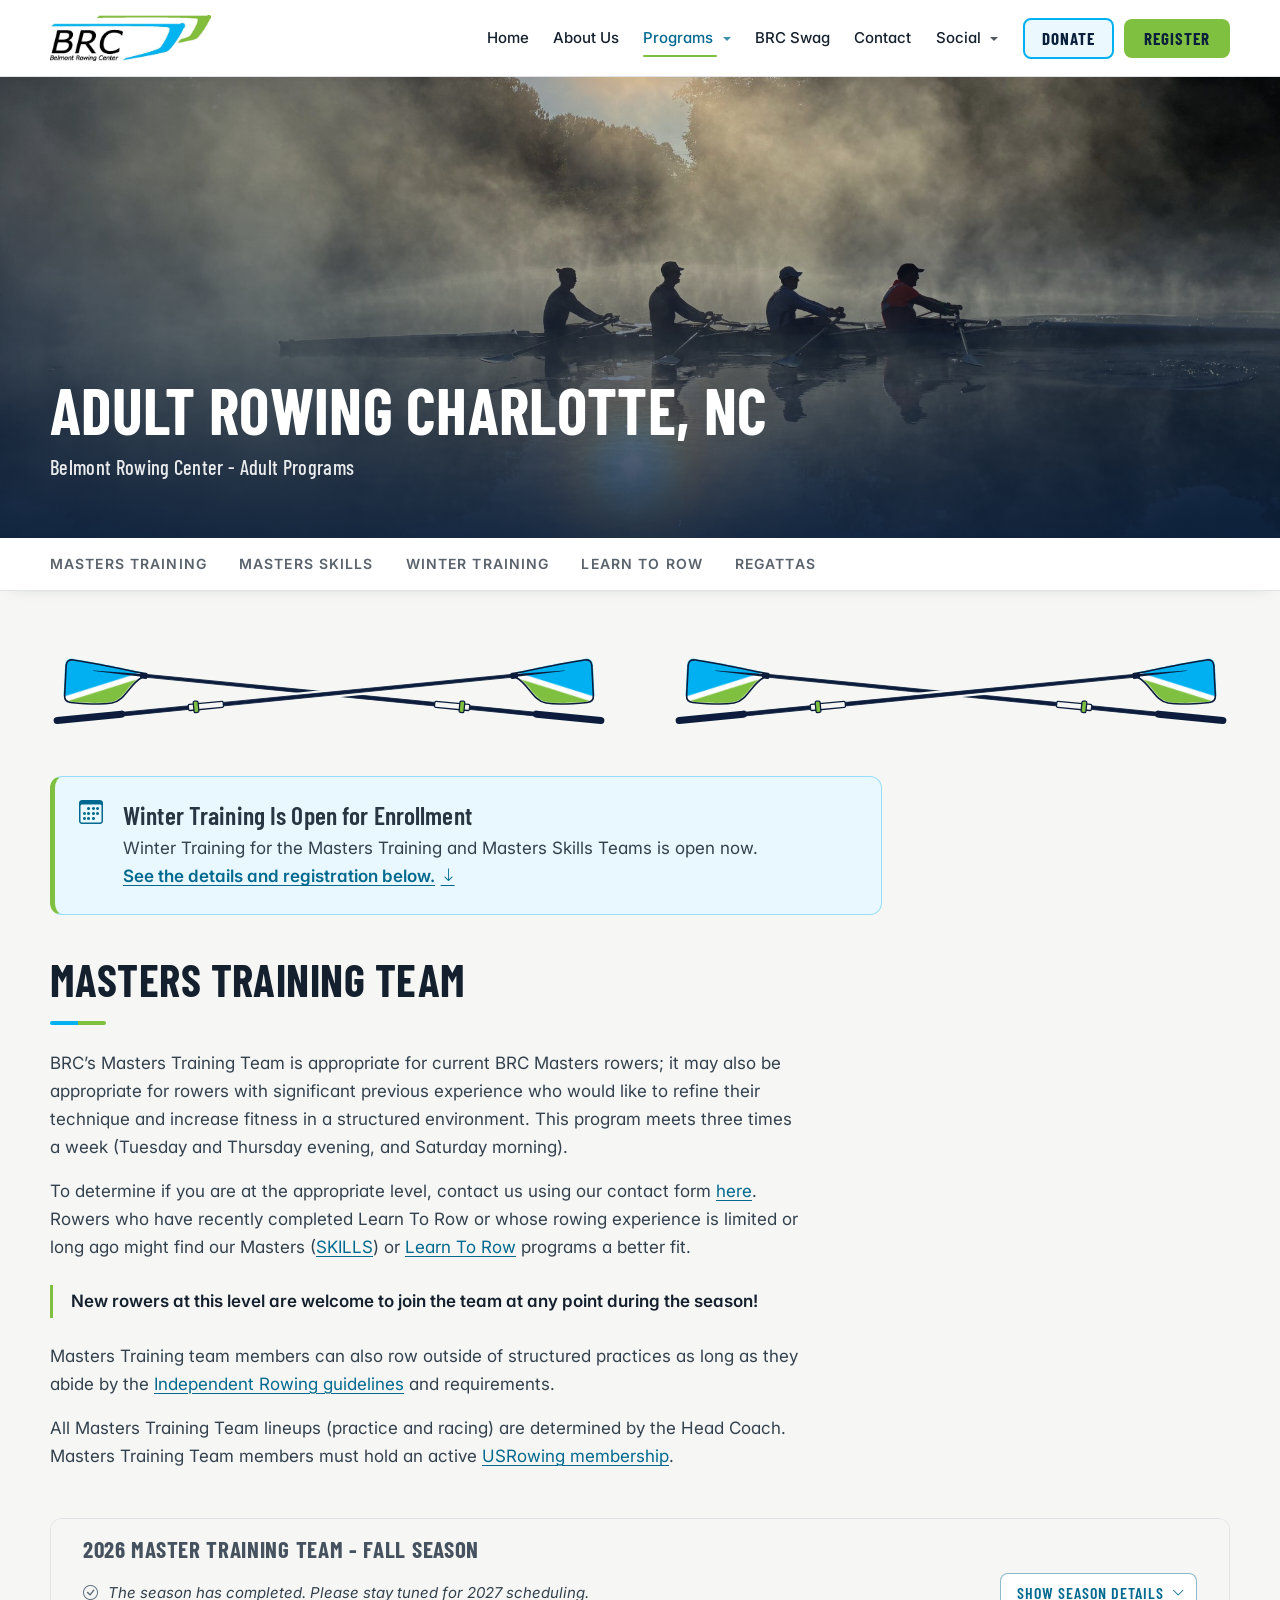
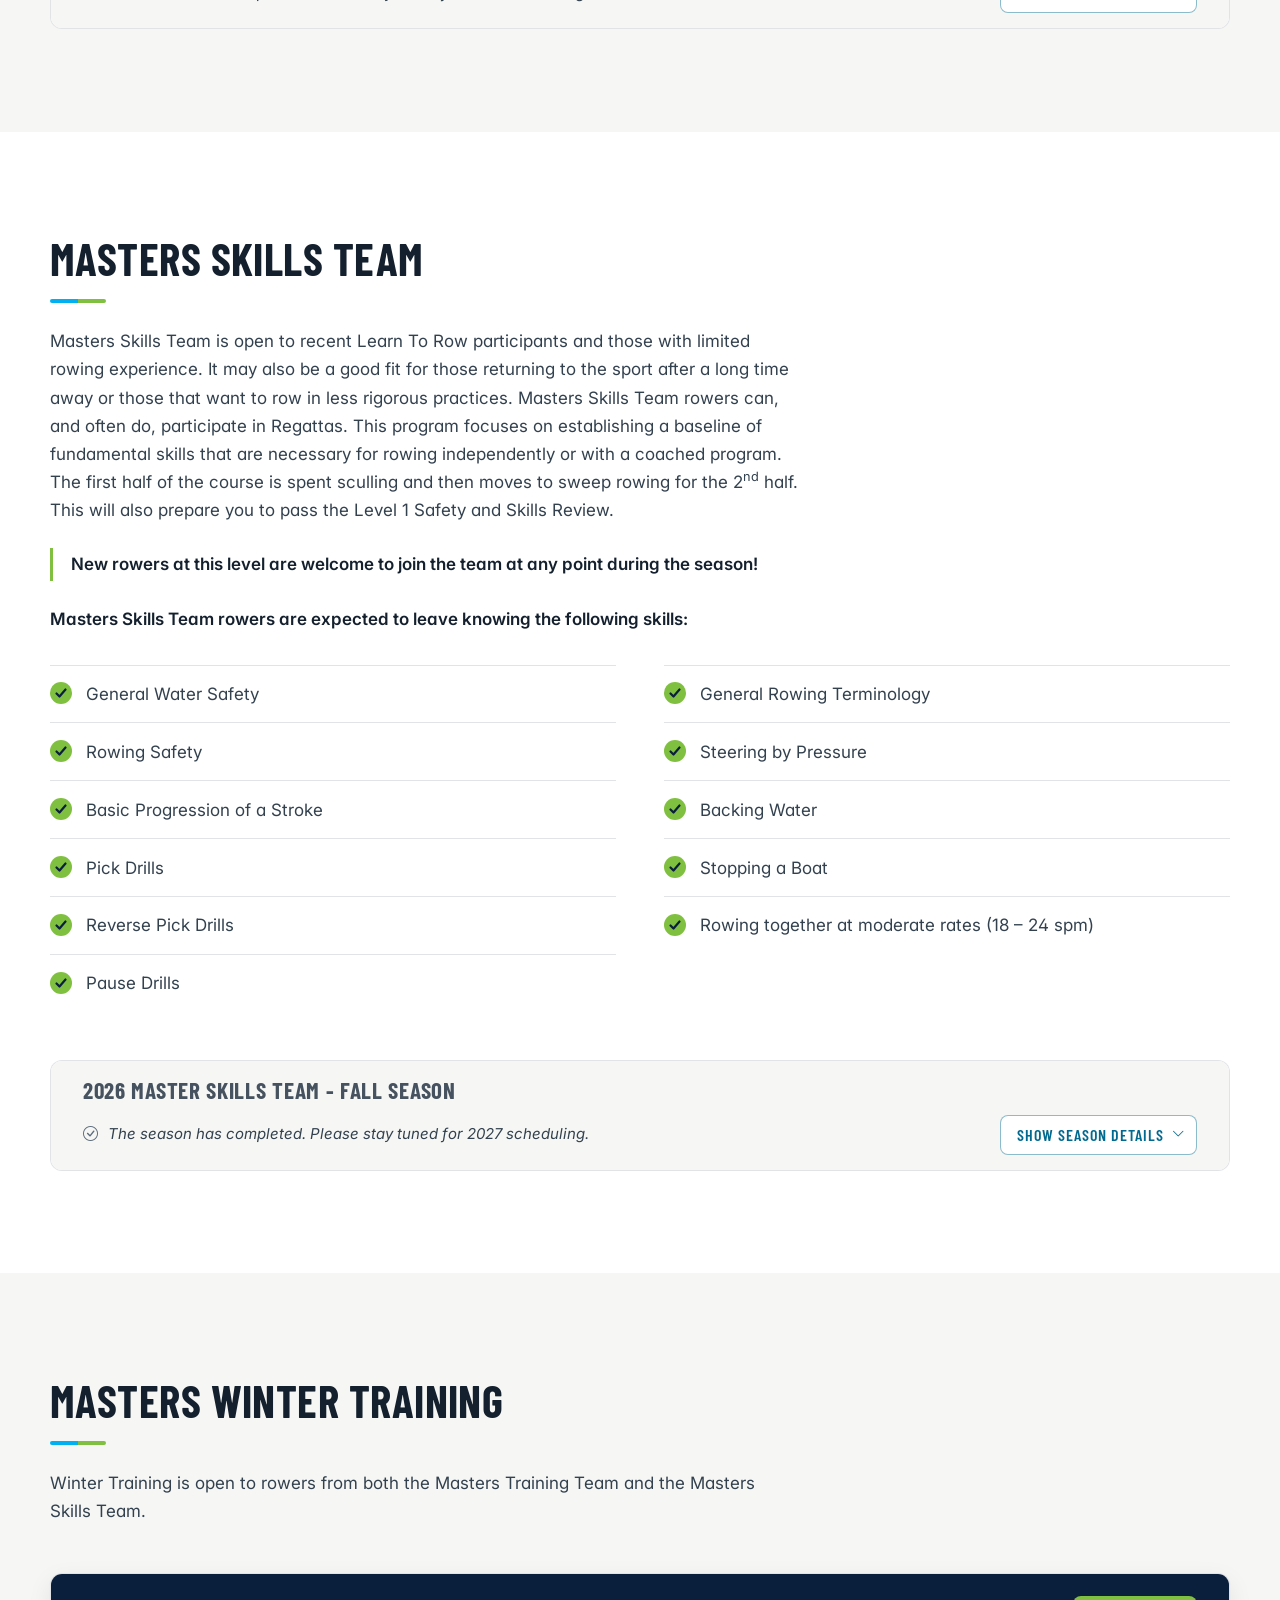
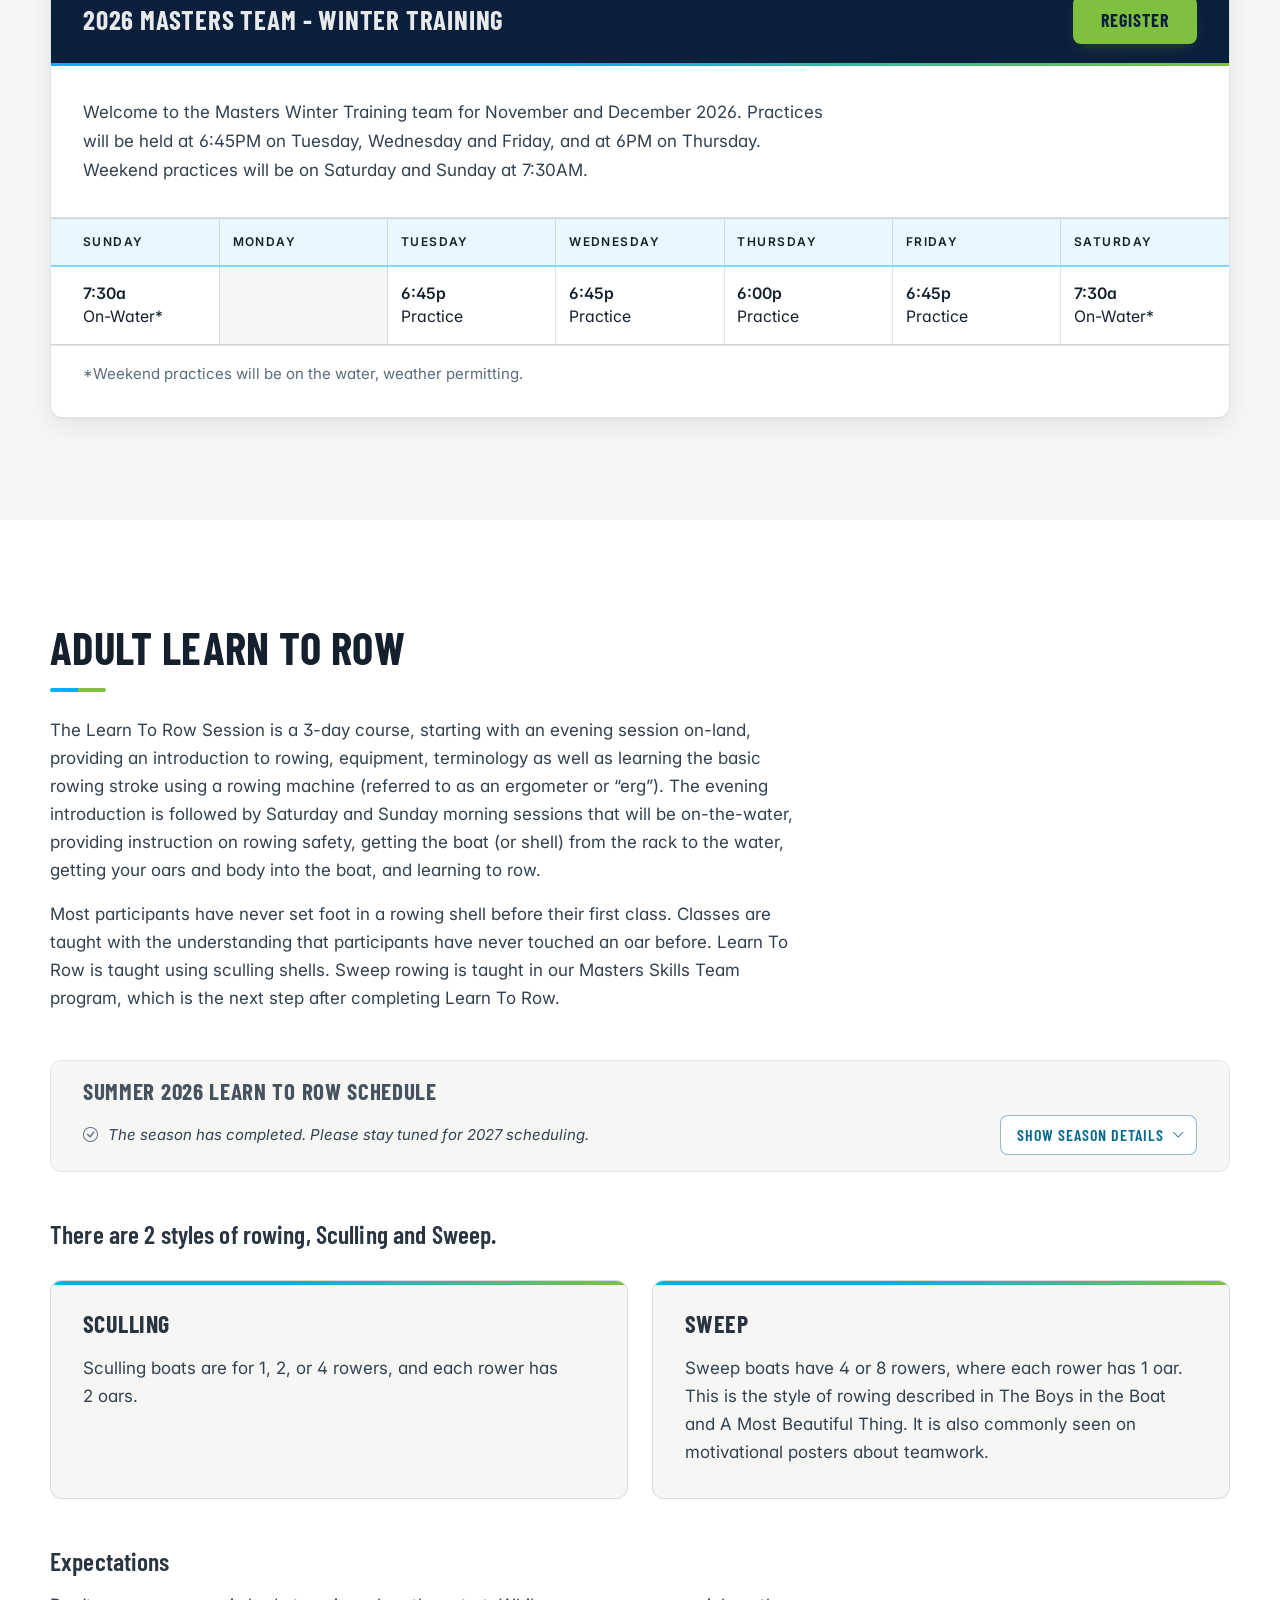
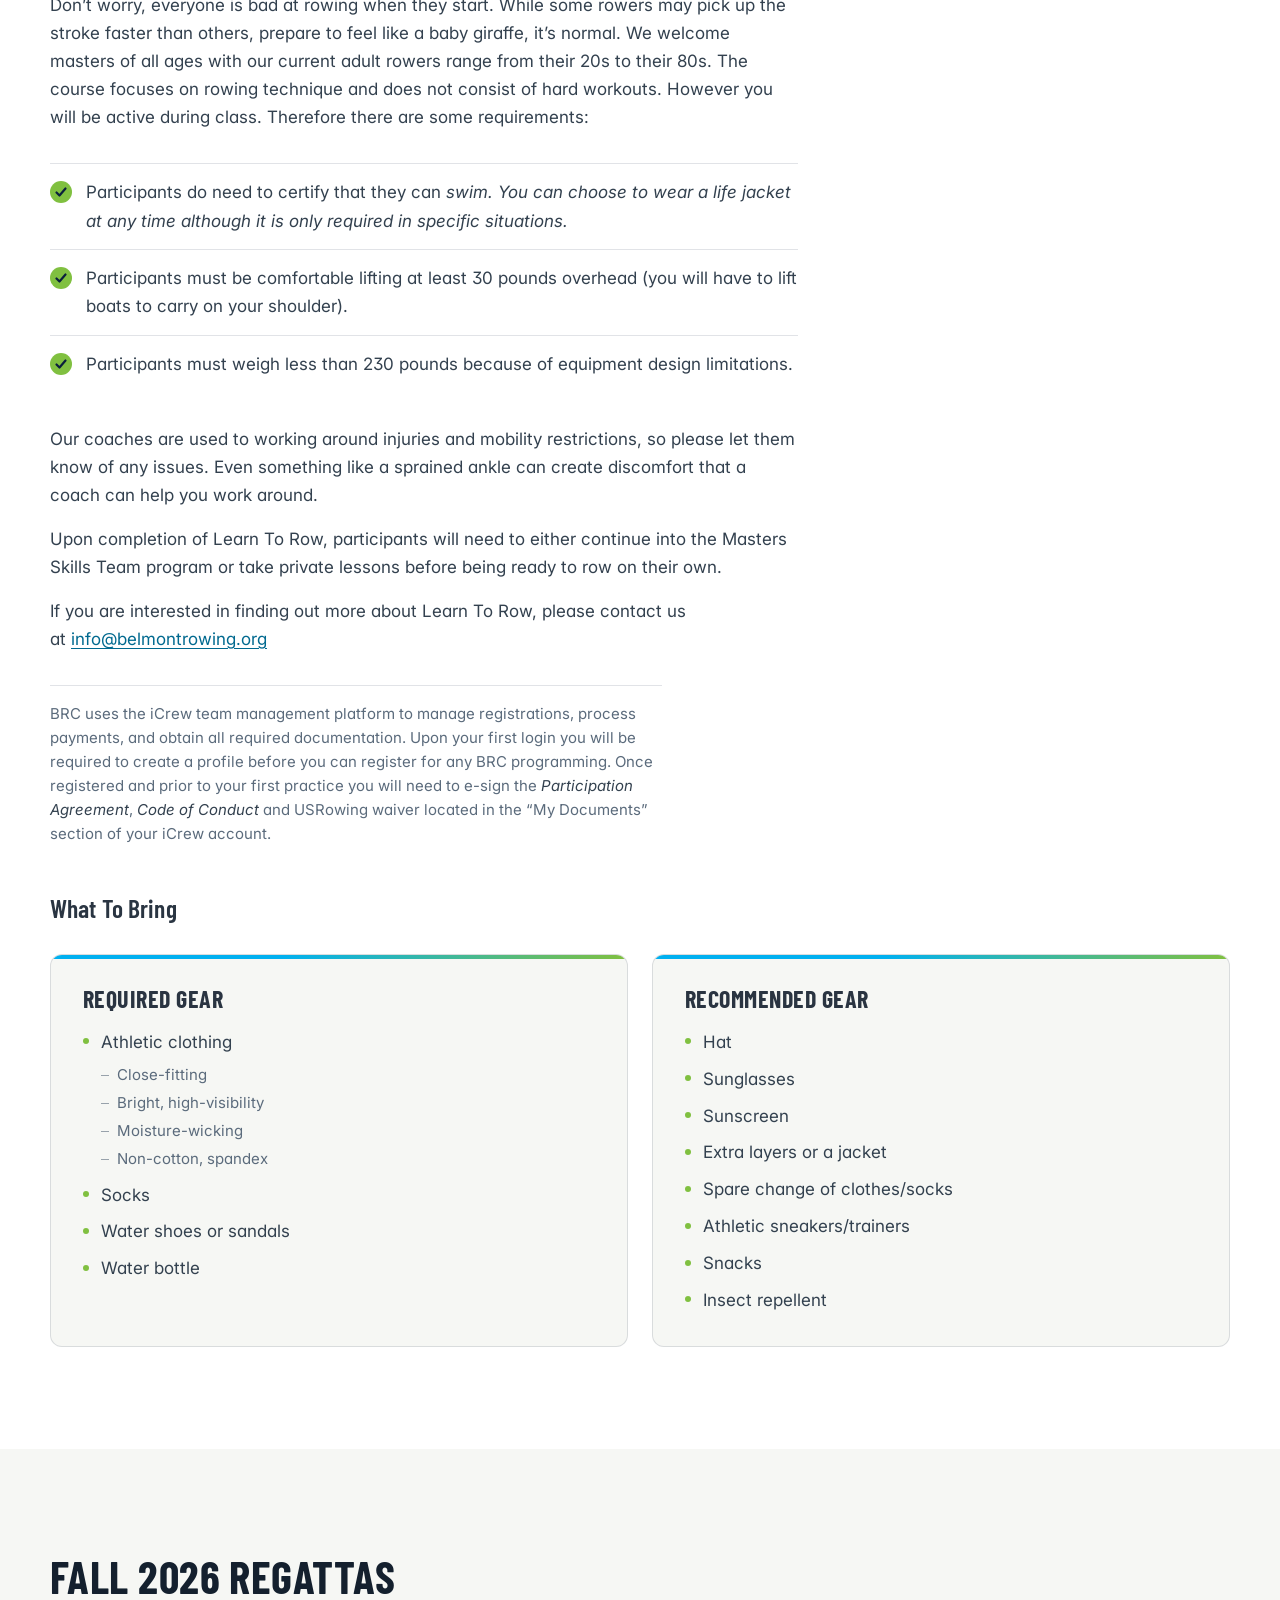
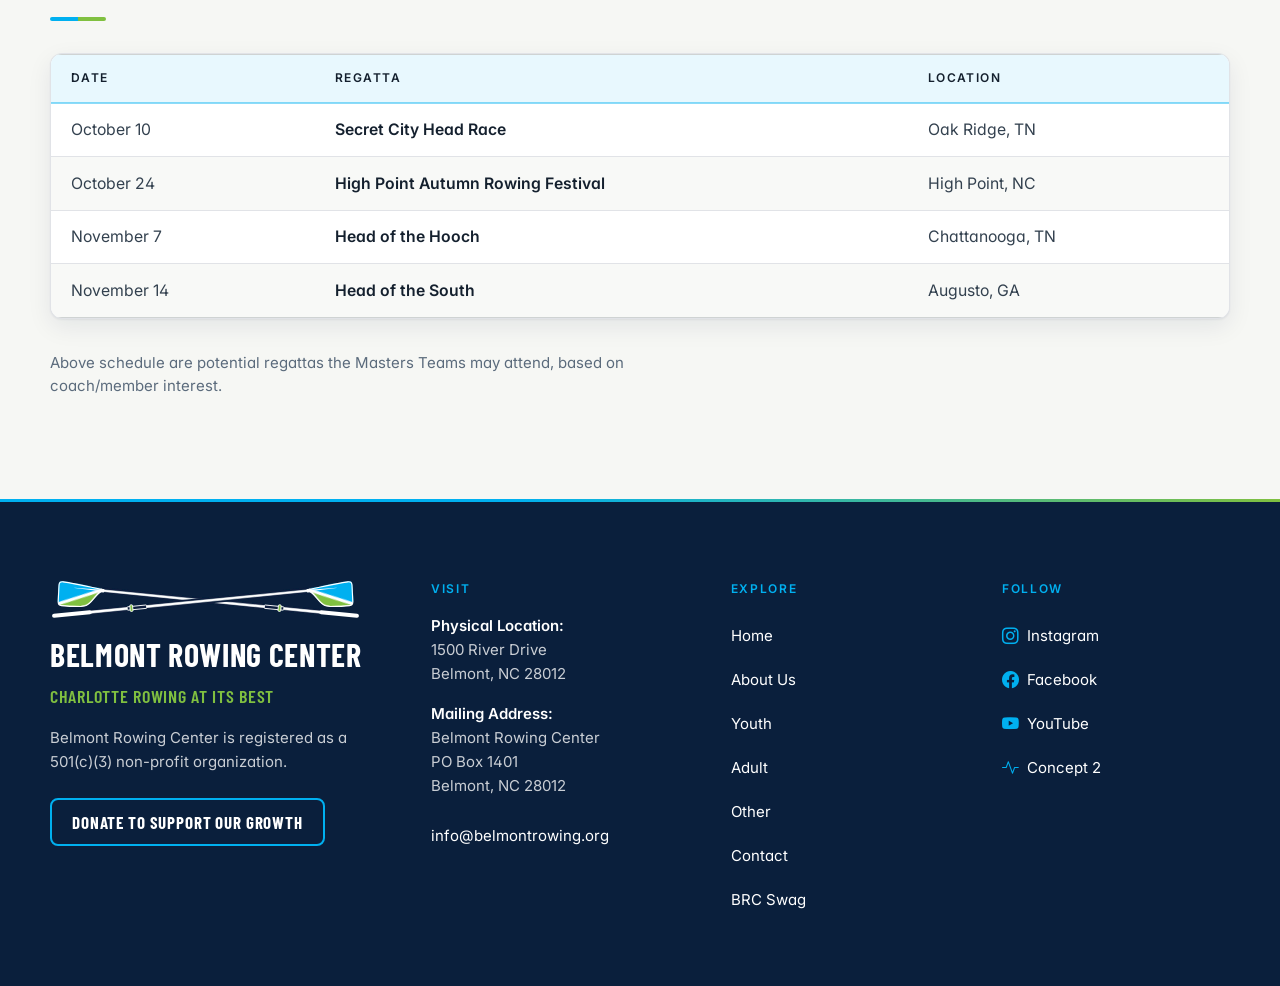
<file: docs/adult/index.html>
<!DOCTYPE html>
<html xmlns="http://www.w3.org/1999/xhtml" lang="en" xml:lang="en"><head>

<meta charset="utf-8">
<meta name="generator" content="quarto-1.11.9">

<meta name="viewport" content="width=device-width, initial-scale=1.0, user-scalable=yes">

<meta name="description" content="Adult rowing near Charlotte, NC for every level: Learn to Row sessions for beginners and Masters teams for experienced rowers, on the Catawba River.">

<title>Charlotte Adult Rowing &amp; Learn to Row – Belmont Rowing Center</title>
<style>
/* Default styles provided by pandoc.
** See https://pandoc.org/MANUAL.html#variables-for-html for config info.
*/
span.smallcaps{font-variant: small-caps;}
div.columns{display: flex; gap: 1.5em;}
div.column{flex: auto;}
@media screen {
div.columns{gap: min(4vw, 1.5em);}
div.column{overflow-x: auto;}
}
div.hanging-indent{margin-left: 1.5em; text-indent: -1.5em;}
ul.task-list{list-style: none;}
ul.task-list li input[type="checkbox"] {
  width: 0.8em;
  margin: 0 0.8em 0.2em -1em; /* quarto-specific, see https://github.com/quarto-dev/quarto-cli/issues/4556 */ 
  vertical-align: middle;
}
</style>


<script src="../site_libs/quarto-nav/quarto-nav.js"></script>
<script src="../site_libs/quarto-nav/headroom.min.js"></script>
<link href="../images/favicon.png" rel="icon" type="image/png">
<script src="../site_libs/clipboard/clipboard.min.js"></script>
<script src="../site_libs/quarto-html/quarto.js" type="module"></script>
<script src="../site_libs/quarto-html/tabsets/tabsets.js" type="module"></script>
<script src="../site_libs/quarto-html/scrollable-regions/scrollable-regions.js" type="module"></script>
<script src="../site_libs/quarto-html/popper.min.js"></script>
<script src="../site_libs/quarto-html/tippy.umd.min.js"></script>
<link href="../site_libs/quarto-html/tippy.css" rel="stylesheet">
<link href="../site_libs/quarto-html/quarto-syntax-highlighting-63b5708e65d6cd79cd7618c58d0c21e7.css" rel="stylesheet" id="quarto-text-highlighting-styles">
<script src="../site_libs/bootstrap/bootstrap.min.js"></script>
<link href="../site_libs/bootstrap/bootstrap-icons.css" rel="stylesheet">
<link href="../site_libs/bootstrap/bootstrap-2d2f92f0e70194383f75999e86501da9.min.css" rel="stylesheet" append-hash="true" id="quarto-bootstrap" data-mode="light">
<script id="quarto-search-options" type="application/json">{
  "language": {
    "search-no-results-text": "No results",
    "search-matching-documents-text": "matching documents",
    "search-copy-link-title": "Copy link to search",
    "search-hide-matches-text": "Hide additional matches",
    "search-more-match-text": "more match in this document",
    "search-more-matches-text": "more matches in this document",
    "search-clear-button-title": "Clear",
    "search-text-placeholder": "",
    "search-detached-cancel-button-title": "Cancel",
    "search-submit-button-title": "Submit",
    "search-label": "Search"
  }
}</script>


<meta property="og:title" content="Charlotte Adult Rowing &amp; Learn to Row – Belmont Rowing Center">
<meta property="og:description" content="Adult rowing near Charlotte, NC for every level: Learn to Row sessions for beginners and Masters teams for experienced rowers, on the Catawba River.">
<meta property="og:image" content="https://www.belmontrowing.org/images/share.jpg">
<meta property="og:site_name" content="Belmont Rowing Center">
<meta property="og:image:alt" content="A rower sculling on the Catawba River at sunrise, with mist on the water">
<meta property="og:image:height" content="630">
<meta property="og:image:width" content="1200">
<meta name="twitter:title" content="Charlotte Adult Rowing &amp; Learn to Row – Belmont Rowing Center">
<meta name="twitter:description" content="Adult rowing near Charlotte, NC for every level: Learn to Row sessions for beginners and Masters teams for experienced rowers, on the Catawba River.">
<meta name="twitter:image" content="https://www.belmontrowing.org/images/share.jpg">
<meta name="twitter:image:alt" content="A rower sculling on the Catawba River at sunrise, with mist on the water">
<meta name="twitter:card" content="summary_large_image">
<link rel="canonical" href="https://www.belmontrowing.org/adult/">
</head>

<body class="nav-fixed page-adult fullcontent quarto-light"><a id="quarto-skip-link" class="visually-hidden-focusable" href="#quarto-content">Skip to main content</a>

<div id="quarto-search-results"></div>
  <header id="quarto-header" class="headroom fixed-top">
    <nav class="navbar navbar-expand-lg " data-bs-theme="dark" aria-label="Site">
      <div class="navbar-container container-fluid">
      <div class="navbar-brand-container mx-auto">
    <a href="../index.html" class="navbar-brand navbar-brand-logo">
    <img src="../images/logo.jpg" alt="Belmont Rowing Center home" class="navbar-logo light-content">
    <img src="../images/logo.jpg" alt="Belmont Rowing Center home" class="navbar-logo dark-content">
    </a>
  </div>
          <button class="navbar-toggler" type="button" data-bs-toggle="collapse" data-bs-target="#navbarCollapse" aria-controls="navbarCollapse" aria-expanded="false" aria-label="Toggle navigation" onclick="if (window.quartoToggleHeadroom) { window.quartoToggleHeadroom(); }">
  <span class="navbar-toggler-icon"></span>
</button>
          <div class="collapse navbar-collapse" id="navbarCollapse">
            <ul class="navbar-nav navbar-nav-scroll ms-auto">
  <li class="nav-item">
    <a class="nav-link" href="../index.html"> 
<span class="menu-text">Home</span></a>
  </li>  
  <li class="nav-item">
    <a class="nav-link" href="../about/index.html"> 
<span class="menu-text">About Us</span></a>
  </li>  
  <li class="nav-item dropdown ">
    <a class="nav-link dropdown-toggle" href="#" id="nav-menu-programs" role="link" data-bs-toggle="dropdown" aria-expanded="false">
 <span class="menu-text">Programs</span>
    </a>
    <ul class="dropdown-menu dropdown-menu-end" aria-labelledby="nav-menu-programs">    
        <li>
    <a class="dropdown-item" href="../youth/index.html">
 <span class="dropdown-text">Youth</span></a>
  </li>  
        <li>
    <a class="dropdown-item" href="../adult/index.html">
 <span class="dropdown-text">Adult</span></a>
  </li>  
        <li>
    <a class="dropdown-item" href="../other/index.html">
 <span class="dropdown-text">Other</span></a>
  </li>  
    </ul>
  </li>
  <li class="nav-item">
    <a class="nav-link" href="https://teamlocker.squadlocker.com/#/lockers/belmont-rowing-center-313909?_k=cnluax" rel="noopener" target="_blank"> 
<span class="menu-text">BRC Swag</span></a>
  </li>  
  <li class="nav-item">
    <a class="nav-link" href="../contact/index.html"> 
<span class="menu-text">Contact</span></a>
  </li>  
  <li class="nav-item dropdown ">
    <a class="nav-link dropdown-toggle" href="#" id="nav-menu-social" role="link" data-bs-toggle="dropdown" aria-expanded="false">
 <span class="menu-text">Social</span>
    </a>
    <ul class="dropdown-menu dropdown-menu-end" aria-labelledby="nav-menu-social">    
        <li>
    <a class="dropdown-item" href="https://www.instagram.com/belmontrowing" rel="noopener" target="_blank"><i class="bi bi-instagram" role="img">
</i> 
 <span class="dropdown-text">Instagram</span></a>
  </li>  
        <li>
    <a class="dropdown-item" href="https://www.facebook.com/BelmontRowing/" rel="noopener" target="_blank"><i class="bi bi-facebook" role="img">
</i> 
 <span class="dropdown-text">Facebook</span></a>
  </li>  
        <li>
    <a class="dropdown-item" href="https://www.youtube.com/channel/UCXFYUbRCOyXJPg2Ow2NLszQ" rel="noopener" target="_blank"><i class="bi bi-youtube" role="img">
</i> 
 <span class="dropdown-text">YouTube</span></a>
  </li>  
        <li>
    <a class="dropdown-item" href="https://log.concept2.com/team/8472" rel="noopener" target="_blank"><i class="bi bi-activity" role="img">
</i> 
 <span class="dropdown-text">Concept 2</span></a>
  </li>  
    </ul>
  </li>
  <li class="nav-item">
    <a class="nav-link" href="https://www.zeffy.com/en-US/donation-form/support-the-growing-sport-of-rowing-at-belmont-rowing-center" rel="noopener" target="_blank"> 
<span class="menu-text">Donate</span></a>
  </li>  
  <li class="nav-item">
    <a class="nav-link" href="https://www.icrew.club/register?clubkey=1626fb75-9eb1-b24b-4202-b008f5af5980" rel="noopener" target="_blank"> 
<span class="menu-text">Register</span></a>
  </li>  
</ul>
          </div> <!-- /navcollapse -->
            <div class="quarto-navbar-tools">
</div>
      </div> <!-- /container-fluid -->
    </nav>
</header>
<!-- content -->
<div id="quarto-content" class="quarto-container page-layout-custom page-navbar" tabindex="-1">
<!-- sidebar -->
<!-- margin-sidebar -->
<!-- main -->




<div id="main-content" role="main">
<!-- PAGE HEADER: photo with the page title over it -->
<div class="hero hero-short">
<p><img src="../images/hero-adult-mist.jpg" class="bg img-fluid" style="object-position: center 55%" alt=""></p>
<section id="adult-rowing-charlotte-nc" class="level1">
<h1>Adult Rowing Charlotte, NC</h1>
<p><span class="subheading">Belmont Rowing Center - Adult Programs</span></p>
</section>
</div>
<!-- SUB-NAVIGATION: jump links to the sections below -->
<div class="pill-nav" role="navigation" aria-label="On this page">
<p><a href="#masters">MASTERS TRAINING</a> <a href="#devo">MASTERS SKILLS</a> <a href="#masterswinter">WINTER TRAINING</a> <a href="#adultltr">LEARN TO ROW</a> <a href="#masterregattas">REGATTAS</a></p>
</div>
<!-- MASTERS TRAINING TEAM: introduction, then the completed Fall season card
     (season cards: see CLAUDE.md "Season card") -->
<div class="band band-light">
<div class="oars-row">
<p><img src="../images/oars-long-on-paper.svg" class="img-fluid" alt=""> <img src="../images/oars-long-on-paper.svg" class="img-fluid" alt=""></p>
</div>
<!-- OPEN ENROLLMENT NOTE: remove this block when Winter Training closes -->
<section id="winter-training-is-open-for-enrollment" class="level3 info-box info-open">
<h3 data-anchor-id="winter-training-is-open-for-enrollment">Winter Training Is Open for Enrollment</h3>
<p>Winter Training for the Masters Training and Masters Skills Teams is open now. <a href="#masterswinter">See the details and registration below.</a></p>
</section>
<section id="masters" class="level2">
<h2 data-anchor-id="masters">MASTERS TRAINING TEAM</h2>
<p>BRC’s Masters Training Team is appropriate for current BRC Masters rowers; it may also be appropriate for rowers with significant previous experience who would like to refine their technique and increase fitness in a structured environment. This program meets three times a week (Tuesday and Thursday evening, and Saturday morning).</p>
<p>To determine if you are at the appropriate level, contact us using our contact form <a href="../contact/index.html">here</a>. Rowers who have recently completed Learn To Row or whose rowing experience is limited or long ago might find our Masters (<a href="#devo">SKILLS</a>) or <a href="#adultltr">Learn To Row</a> programs a better fit.</p>
<div class="note">
<p><strong>New rowers at this level are welcome to join the team at any point during the season!</strong></p>
</div>
<p>Masters Training team members can also row outside of structured practices as long as they abide by the <a href="../other/index.html#independent">Independent Rowing guidelines</a> and requirements.</p>
<p>All Masters Training Team lineups (practice and racing) are determined by the Head Coach. Masters Training Team members must hold an active <a href="https://membership.usrowing.org/">USRowing membership</a>.</p>
<!-- FALL SEASON (completed) -->
<div class="season-card is-complete">
<section id="master-training-team---fall-season" class="level3 season-head">
<h3 data-anchor-id="master-training-team---fall-season">2026 Master Training Team - Fall Season</h3>
</section>
<details class="season-more"><summary>
<span class="status-note">The season has completed. Please stay tuned for 2027 scheduling.</span>
<span class="season-toggle"><span class="when-closed">Show season details</span><span class="when-open">Hide season details</span></span>
</summary>
<p>The 2026 Masters Training Fall Season starts on July 11, 2026 and runs until November 15th. The season consists of on-the-water practices (weather permitting) on Tuesdays, Thursdays and Saturdays. Fees are paid up-front for the season or on a monthly payment schedule through our club management system – iCrew. The fee for the Fall season is $550 or $115/month. Fee/costs for Regattas are handled separately.</p>
<div class="schedule schedule-narrow">
<table class="caption-top table">
<thead>
<tr class="header">
<th>Season</th>
<th>Days</th>
<th>Times</th>
</tr>
</thead>
<tbody>
<tr class="odd">
<td>2026 Fall</td>
<td>Tue/Thu<br>Sat</td>
<td>6:00p - 8:00p<br>7:30a - 9:30a</td>
</tr>
</tbody>
</table>
</div>
<div class="schedule">
<table class="caption-top table">
<colgroup>
<col style="width: 14%">
<col style="width: 14%">
<col style="width: 14%">
<col style="width: 14%">
<col style="width: 14%">
<col style="width: 14%">
<col style="width: 14%">
</colgroup>
<thead>
<tr class="header">
<th>Sunday</th>
<th>Monday</th>
<th>Tuesday</th>
<th>Wednesday</th>
<th>Thursday</th>
<th>Friday</th>
<th>Saturday</th>
</tr>
</thead>
<tbody>
<tr class="odd">
<td></td>
<td></td>
<td>6:00p - 8:00p<br>On-Water</td>
<td></td>
<td>6:00p - 8:00p<br>On-Water</td>
<td></td>
<td>7:30a - 9:30a<br>On-Water</td>
</tr>
</tbody>
</table>
</div>
</details>
</div>
</section>
</div>
<!-- MASTERS SKILLS TEAM -->
<section id="devo" class="level2 band band-white">
<h2 data-anchor-id="devo">MASTERS SKILLS TEAM</h2>
<p>Masters Skills Team is open to recent Learn To Row participants and those with limited rowing experience. It may also be a good fit for those returning to the sport after a long time away or those that want to row in less rigorous practices. Masters Skills Team rowers can, and often do, participate in Regattas. This program focuses on establishing a baseline of fundamental skills that are necessary for rowing independently or with a coached program. The first half of the course is spent sculling and then moves to sweep rowing for the 2<sup>nd</sup> half. This will also prepare you to pass the Level 1 Safety and Skills Review.</p>
<div class="note">
<p><strong>New rowers at this level are welcome to join the team at any point during the season!</strong></p>
</div>
<p><strong>Masters Skills Team rowers are expected to leave knowing the following skills:</strong></p>
<div class="checklist">
<ul>
<li>General Water Safety</li>
<li>Rowing Safety</li>
<li>Basic Progression of a Stroke</li>
<li>Pick Drills</li>
<li>Reverse Pick Drills</li>
<li>Pause Drills</li>
<li>General Rowing Terminology</li>
<li>Steering by Pressure</li>
<li>Backing Water</li>
<li>Stopping a Boat</li>
<li>Rowing together at moderate rates (18 – 24 spm)</li>
</ul>
</div>
<!-- FALL SEASON (completed) -->
<div class="season-card is-complete">
<section id="master-skills-team---fall-season" class="level3 season-head">
<h3 data-anchor-id="master-skills-team---fall-season">2026 Master Skills Team - Fall Season</h3>
</section>
<details class="season-more"><summary>
<span class="status-note">The season has completed. Please stay tuned for 2027 scheduling.</span>
<span class="season-toggle"><span class="when-closed">Show season details</span><span class="when-open">Hide season details</span></span>
</summary>
<p>The 2026 Masters Skills Team Fall Season starts on July 11, 2026 and runs until November 15th. The season consists of on-the-water practices (weather permitting) on Wednesdays and Saturdays. Fees are paid up-front for the season or on a monthly payment schedule through our club management system – iCrew. The fee for the Fall season is $385 or $80/month. Fee/costs for Regattas are handled separately.</p>
<div class="schedule schedule-narrow">
<table class="caption-top table">
<thead>
<tr class="header">
<th>Season</th>
<th>Days</th>
<th>Times</th>
</tr>
</thead>
<tbody>
<tr class="odd">
<td>2026 Fall</td>
<td>Wed<br>Sat</td>
<td>6:00p - 8:00p<br>7:30a - 9:30a</td>
</tr>
</tbody>
</table>
</div>
<div class="schedule">
<table class="caption-top table">
<colgroup>
<col style="width: 14%">
<col style="width: 14%">
<col style="width: 14%">
<col style="width: 14%">
<col style="width: 14%">
<col style="width: 14%">
<col style="width: 14%">
</colgroup>
<thead>
<tr class="header">
<th>Sunday</th>
<th>Monday</th>
<th>Tuesday</th>
<th>Wednesday</th>
<th>Thursday</th>
<th>Friday</th>
<th>Saturday</th>
</tr>
</thead>
<tbody>
<tr class="odd">
<td></td>
<td></td>
<td></td>
<td>6:00p - 8:00p<br>On-Water</td>
<td></td>
<td></td>
<td>7:30a - 9:30a<br>On-Water</td>
</tr>
</tbody>
</table>
</div>
</details>
</div>
</section>
<!-- MASTERS WINTER TRAINING (open, for both Masters teams): facts and table from the
     masters-winter rows of schedule.xlsx -->
<section id="masterswinter" class="level2 band band-light">
<h2 data-anchor-id="masterswinter">MASTERS WINTER TRAINING</h2>
<p>Winter Training is open to rowers from both the Masters Training Team and the Masters Skills Team.</p>
<div class="season-card">
<section id="masters-team---winter-training" class="level3 season-head">
<h3 data-anchor-id="masters-team---winter-training">2026 Masters Team - Winter Training</h3>
<div class="btn-row">
<p><a href="https://icrew.club/smurl?t=crp&amp;id=4962" class="btn-brc">Register</a></p>
</div>
</section>
<p>Welcome to the Masters Winter Training team for November and December 2026. Practices will be held at 6:45PM on Tuesday, Wednesday and Friday, and at 6PM on Thursday. Weekend practices will be on Saturday and Sunday at 7:30AM.</p>
<div class="schedule">
<table class="caption-top table">
<colgroup>
<col style="width: 14%">
<col style="width: 14%">
<col style="width: 14%">
<col style="width: 14%">
<col style="width: 14%">
<col style="width: 14%">
<col style="width: 14%">
</colgroup>
<thead>
<tr class="header">
<th>Sunday</th>
<th>Monday</th>
<th>Tuesday</th>
<th>Wednesday</th>
<th>Thursday</th>
<th>Friday</th>
<th>Saturday</th>
</tr>
</thead>
<tbody>
<tr class="odd">
<td>7:30a<br>On-Water*</td>
<td></td>
<td>6:45p<br>Practice</td>
<td>6:45p<br>Practice</td>
<td>6:00p<br>Practice</td>
<td>6:45p<br>Practice</td>
<td>7:30a<br>On-Water*</td>
</tr>
</tbody>
</table>
</div>
<div class="table-note">
<p>*Weekend practices will be on the water, weather permitting.</p>
</div>
</div>
</section>
<!-- ADULT LEARN TO ROW -->
<section id="adultltr" class="level2 band band-white">
<h2 data-anchor-id="adultltr">ADULT LEARN TO ROW</h2>
<p>The Learn To Row Session is a 3-day course, starting with an evening session on-land, providing an introduction to rowing, equipment, terminology as well as learning the basic rowing stroke using a rowing machine (referred to as an ergometer or “erg”). The evening introduction is followed by Saturday and Sunday morning sessions that will be on-the-water, providing instruction on rowing safety, getting the boat (or shell) from the rack to the water, getting your oars and body into the boat, and learning to row.</p>
<p>Most participants have never set foot in a rowing shell before their first class. Classes are taught with the understanding that participants have never touched an oar before. Learn To Row is taught using sculling shells. Sweep rowing is taught in our Masters Skills Team program, which is the next step after completing Learn To Row.</p>
<!-- LEARN TO ROW SCHEDULE (completed) -->
<div class="season-card is-complete">
<section id="summer-2026-learn-to-row-schedule" class="level3 season-head">
<h3 data-anchor-id="summer-2026-learn-to-row-schedule">Summer 2026 Learn To Row Schedule</h3>
</section>
<details class="season-more"><summary>
<span class="status-note">The season has completed. Please stay tuned for 2027 scheduling.</span>
<span class="season-toggle"><span class="when-closed">Show season details</span><span class="when-open">Hide season details</span></span>
</summary>
<p>This summer, we are offering 3 alternative Learn To Row Sessions. Each session runs 3 days. Choose one of the sessions in either June, July or August.</p>
<div class="schedule">
<table class="caption-top table">
<colgroup>
<col style="width: 52%">
<col style="width: 47%">
</colgroup>
<thead>
<tr class="header">
<th>Date</th>
<th>Time</th>
</tr>
</thead>
<tbody>
<tr class="odd">
<td>Thu June 25th, Sat June 27th, Sun June 28th</td>
<td>Th 6:00-8:00PM, Sat &amp; Sun 7:30-10:30AM</td>
</tr>
<tr class="even">
<td>Thu July 9th, Sat July 11th, Sun July 12th</td>
<td>Th 6:00-8:00PM, Sat &amp; Sun 7:30-10:30AM</td>
</tr>
<tr class="odd">
<td>Thu Aug 20th, Sat Aug 22th, Sun Aug 23th</td>
<td>Th 6:00-8:00PM, Sat &amp; Sun 7:30-10:30AM</td>
</tr>
</tbody>
</table>
</div>
</details>
</div>
<section id="there-are-2-styles-of-rowing-sculling-and-sweep." class="level3">
<h3 data-anchor-id="there-are-2-styles-of-rowing-sculling-and-sweep.">There are 2 styles of rowing, Sculling and Sweep.</h3>
<div class="tile-grid">
<section id="sculling" class="level4 tile">
<h4 data-anchor-id="sculling">Sculling</h4>
<p>Sculling boats are for 1, 2, or 4 rowers, and each rower has 2 oars.</p>
</section>
<section id="sweep" class="level4 tile">
<h4 data-anchor-id="sweep">Sweep</h4>
<p>Sweep boats have 4 or 8 rowers, where each rower has 1 oar. This is the style of rowing described in The Boys in the Boat and A Most Beautiful Thing. It is also commonly seen on motivational posters about teamwork.</p>
</section>
</div>
</section>
<section id="expectations" class="level3">
<h3 data-anchor-id="expectations">Expectations</h3>
<p>Don’t worry, everyone is bad at rowing when they start. While some rowers may pick up the stroke faster than others, prepare to feel like a baby giraffe, it’s normal. We welcome masters of all ages with our current adult rowers range from their 20s to their 80s. The course focuses on rowing technique and does not consist of hard workouts. However you will be active during class. Therefore there are some requirements:</p>
<div class="checklist checklist-1col">
<ul>
<li>Participants do need to certify that they can <em>swim. You can choose to wear a life jacket at any time although it is only required in specific situations.</em></li>
<li>Participants must be comfortable lifting at least 30 pounds overhead (you will have to lift boats to carry on your shoulder).</li>
<li>Participants must weigh less than 230 pounds because of equipment design limitations.</li>
</ul>
</div>
<p>Our coaches are used to working around injuries and mobility restrictions, so please let them know of any issues. Even something like a sprained ankle can create discomfort that a coach can help you work around.</p>
<p>Upon completion of Learn To Row, participants will need to either continue into the Masters Skills Team program or take private lessons before being ready to row on their own.</p>
<p>If you are interested in finding out more about Learn To Row, please contact us at <a href="mailto:info@belmontrowing.org">info@belmontrowing.org</a></p>
<div class="fine-print">
<p>BRC uses the iCrew team management platform to manage registrations, process payments, and obtain all required documentation. Upon your first login you will be required to create a profile before you can register for any BRC programming. Once registered and prior to your first practice you will need to e-sign the <em>Participation Agreement</em>, <em>Code of Conduct</em> and USRowing waiver located in the “My Documents” section of your iCrew account.</p>
</div>
</section>
<section id="what-to-bring" class="level3">
<h3 data-anchor-id="what-to-bring">What To Bring</h3>
<div class="tile-grid">
<section id="required-gear" class="level4 tile">
<h4 data-anchor-id="required-gear">Required Gear</h4>
<ul>
<li>Athletic clothing
<ul>
<li>Close-fitting</li>
<li>Bright, high-visibility</li>
<li>Moisture-wicking</li>
<li>Non-cotton, spandex</li>
</ul></li>
<li>Socks</li>
<li>Water shoes or sandals</li>
<li>Water bottle</li>
</ul>
</section>
<section id="recommended-gear" class="level4 tile">
<h4 data-anchor-id="recommended-gear">Recommended Gear</h4>
<ul>
<li>Hat</li>
<li>Sunglasses</li>
<li>Sunscreen</li>
<li>Extra layers or a jacket</li>
<li>Spare change of clothes/socks</li>
<li>Athletic sneakers/trainers</li>
<li>Snacks</li>
<li>Insect repellent</li>
</ul>
</section>
</div>
</section>
</section>
<!-- MASTERS REGATTAS -->
<section id="masterregattas" class="level2 band band-light">
<h2 data-anchor-id="masterregattas">FALL 2026 REGATTAS</h2>
<div class="schedule">
<table class="caption-top table">
<thead>
<tr class="header">
<th>Date</th>
<th>Regatta</th>
<th>Location</th>
</tr>
</thead>
<tbody>
<tr class="odd">
<td>October 10</td>
<td>Secret City Head Race</td>
<td>Oak Ridge, TN</td>
</tr>
<tr class="even">
<td>October 24</td>
<td>High Point Autumn Rowing Festival</td>
<td>High Point, NC</td>
</tr>
<tr class="odd">
<td>November 7</td>
<td>Head of the Hooch</td>
<td>Chattanooga, TN</td>
</tr>
<tr class="even">
<td>November 14</td>
<td>Head of the South</td>
<td>Augusto, GA</td>
</tr>
</tbody>
</table>
</div>
<div class="table-note">
<p>Above schedule are potential regattas the Masters Teams may attend, based on coach/member interest.</p>
</div>
</section>


<div id="3ade8a4a-fb1d-4a6c-8409-ac45482d5fc9" class="hidden">

</div>
</div>
<script src="../scripts/site.js" defer=""></script>


<script id="quarto-html-after-body" type="application/javascript">
  window.document.addEventListener("DOMContentLoaded", function (event) {
    const isCodeAnnotation = (el) => {
      for (const clz of el.classList) {
        if (clz.startsWith('code-annotation-')) {                     
          return true;
        }
      }
      return false;
    }
    const onCopySuccess = function(e) {
      // button target
      const button = e.trigger;
      // don't keep focus
      button.blur();
      // flash "checked"
      button.classList.add('code-copy-button-checked');
      var currentTitle = button.getAttribute("title");
      button.setAttribute("title", "Copied!");
      let tooltip;
      if (window.bootstrap) {
        button.setAttribute("data-bs-toggle", "tooltip");
        button.setAttribute("data-bs-placement", "left");
        button.setAttribute("data-bs-title", "Copied!");
        tooltip = new bootstrap.Tooltip(button, 
          { trigger: "manual", 
            customClass: "code-copy-button-tooltip",
            offset: [0, -8]});
        tooltip.show();    
      }
      setTimeout(function() {
        if (tooltip) {
          tooltip.hide();
          button.removeAttribute("data-bs-title");
          button.removeAttribute("data-bs-toggle");
          button.removeAttribute("data-bs-placement");
        }
        button.setAttribute("title", currentTitle);
        button.classList.remove('code-copy-button-checked');
      }, 1000);
      // clear code selection
      e.clearSelection();
    }
    const getTextToCopy = function(trigger) {
      const outerScaffold = trigger.parentElement.cloneNode(true);
      const codeEl = outerScaffold.querySelector('code');
      for (const childEl of codeEl.children) {
        if (isCodeAnnotation(childEl)) {
          childEl.remove();
        }
      }
      return codeEl.innerText;
    }
    const clipboard = new window.ClipboardJS('.code-copy-button:not([data-in-quarto-modal])', {
      text: getTextToCopy
    });
    clipboard.on('success', onCopySuccess);
    if (window.document.getElementById('quarto-embedded-source-code-modal')) {
      const clipboardModal = new window.ClipboardJS('.code-copy-button[data-in-quarto-modal]', {
        text: getTextToCopy,
        container: window.document.getElementById('quarto-embedded-source-code-modal')
      });
      clipboardModal.on('success', onCopySuccess);
    }
      var localhostRegex = new RegExp(/^(?:http|https):\/\/localhost\:?[0-9]*\//);
      var mailtoRegex = new RegExp(/^mailto:/);
        var filterRegex = new RegExp("^(?:http:|https:)\/\/(?:www\.)?belmontrowing\.(?:org|github\.io)");
      const newWindowLabel = "(opens in a new tab)";
      const newWindowNoteId = "quarto-ext-newwindow-label";
      // Links reference one hidden label through aria-describedby, so the
      // announcement never changes their accessible name.
      var describeNewWindow = (link) => {
        if (!window.document.getElementById(newWindowNoteId)) {
          var newWindowNote = window.document.createElement("span");
          newWindowNote.id = newWindowNoteId;
          newWindowNote.hidden = true;
          newWindowNote.textContent = newWindowLabel;
          window.document.body.appendChild(newWindowNote);
        }
        var describedBy = (link.getAttribute("aria-describedby") || "").split(/\s+/).filter(Boolean);
        if (!describedBy.includes(newWindowNoteId)) {
          describedBy.push(newWindowNoteId);
          link.setAttribute("aria-describedby", describedBy.join(" "));
        }
      }
      var isInternal = (href) => {
          return filterRegex.test(href) || localhostRegex.test(href) || mailtoRegex.test(href);
      }
      // Inspect non-navigation links and adorn them if external
      window.quartoDecorateExternalLinks = function (root) {
     var links = (root || window.document).querySelectorAll('a[href]:not(.nav-link):not(.navbar-brand):not(.toc-action):not(.sidebar-link):not(.sidebar-item-toggle):not(.pagination-link):not(.no-external):not([aria-hidden]):not(.dropdown-item):not(.quarto-navigation-tool):not(.about-link)');
      for (var i=0; i<links.length; i++) {
        const link = links[i];
        if (!isInternal(link.href)) {
          // undo the damage that might have been done by quarto-nav.js in the case of
          // links that we want to consider external
          if (link.dataset.originalHref !== undefined) {
            link.href = link.dataset.originalHref;
          }
            // target, if specified
            link.setAttribute("target", "_blank");
            if (link.getAttribute("rel") === null) {
              link.setAttribute("rel", "noopener");
            }
            describeNewWindow(link);
          if (!link.classList.contains('no-external-icon')) {
          }
        }
      }
      };
      window.quartoDecorateExternalLinks(window.document);
    // Esc closes the popup (WCAG 1.4.13) and focus leaving both trigger and
    // popup closes it (WCAG 2.4.11); tippy handles neither for interactive popups.
    const hideOnEscAndFocusOut = {
      name: 'hideOnEscAndFocusOut',
      defaultValue: true,
      fn(instance) {
        const dismiss = () => {
          // A show scheduled by the trigger delay would otherwise reopen it
          instance.clearDelayTimeouts();
          instance.hide();
        };
        const onKeyDown = (event) => {
          if (event.key !== 'Escape') {
            return;
          }
          // Keep Esc from also reaching page handlers (e.g. reveal.js overview),
          // except an open reveal.js slide menu, which Esc should close too.
          // The menu handles keys only when its keyboard option is on.
          const menuHandlesEsc = window.Reveal?.getPlugin?.('menu')?.isOpen() &&
            window.Reveal.getConfig().menu?.keyboard !== false;
          if (!menuHandlesEsc) {
            event.stopPropagation();
          }
          if (instance.popper.contains(window.document.activeElement)) {
            // Disabled while refocusing so the focus trigger does not reopen it
            instance.disable();
            instance.reference.focus();
            instance.enable();
          }
          dismiss();
        };
        const onFocusOut = (event) => {
          const target = event.relatedTarget;
          if (target && !instance.reference.contains(target) &&
              !instance.popper.contains(target)) {
            dismiss();
          }
        };
        // On the trigger too: a click trigger (code-annotations: select) has no
        // blur handling. Attached for the instance's lifetime so leaving the
        // trigger also cancels a show still pending on the trigger delay.
        instance.reference.addEventListener('focusout', onFocusOut);
        return {
          onShow() {
            window.document.addEventListener('keydown', onKeyDown, true);
            instance.popper.addEventListener('focusout', onFocusOut);
          },
          onHide() {
            window.document.removeEventListener('keydown', onKeyDown, true);
            instance.popper.removeEventListener('focusout', onFocusOut);
          },
          onDestroy() {
            instance.reference.removeEventListener('focusout', onFocusOut);
          },
        };
      },
    };
    function tippyHover(el, contentFn, onTriggerFn, onUntriggerFn) {
      const config = {
        allowHTML: true,
        maxWidth: 500,
        delay: 100,
        arrow: false,
        appendTo: function(el) {
            return el.parentElement;
        },
        interactive: true,
        interactiveBorder: 10,
        theme: 'quarto',
        placement: 'bottom-start',
        plugins: [hideOnEscAndFocusOut],
      };
      if (contentFn) {
        config.content = contentFn;
      }
      if (onTriggerFn) {
        config.onTrigger = onTriggerFn;
      }
      if (onUntriggerFn) {
        config.onUntrigger = onUntriggerFn;
      }
      window.tippy(el, config); 
    }
    const noterefs = window.document.querySelectorAll('a[role="doc-noteref"]');
    for (var i=0; i<noterefs.length; i++) {
      const ref = noterefs[i];
      tippyHover(ref, function() {
        // use id or data attribute instead here
        let href = ref.getAttribute('data-footnote-href') || ref.getAttribute('href');
        try { href = new URL(href).hash; } catch {}
        const id = href.replace(/^#\/?/, "");
        const note = window.document.getElementById(id);
        if (note) {
          return note.innerHTML;
        } else {
          return "";
        }
      });
    }
    const xrefs = window.document.querySelectorAll('a.quarto-xref');
    const processXRef = (id, note) => {
      // Strip column container classes
      const stripColumnClz = (el) => {
        el.classList.remove("page-full", "page-columns");
        if (el.children) {
          for (const child of el.children) {
            stripColumnClz(child);
          }
        }
      }
      stripColumnClz(note)
      if (id === null || id.startsWith('sec-')) {
        // Special case sections, only their first couple elements
        const container = document.createElement("div");
        if (note.children && note.children.length > 2) {
          container.appendChild(note.children[0].cloneNode(true));
          for (let i = 1; i < note.children.length; i++) {
            const child = note.children[i];
            if (child.tagName === "P" && child.innerText === "") {
              continue;
            } else {
              container.appendChild(child.cloneNode(true));
              break;
            }
          }
          if (window.Quarto?.typesetMath) {
            window.Quarto.typesetMath(container);
          }
          return container.innerHTML
        } else {
          if (window.Quarto?.typesetMath) {
            window.Quarto.typesetMath(note);
          }
          return note.innerHTML;
        }
      } else {
        // Remove any anchor links if they are present
        const anchorLink = note.querySelector('a.anchorjs-link');
        if (anchorLink) {
          anchorLink.remove();
        }
        if (window.Quarto?.typesetMath) {
          window.Quarto.typesetMath(note);
        }
        if (note.classList.contains("callout")) {
          return note.outerHTML;
        } else {
          return note.innerHTML;
        }
      }
    }
    for (var i=0; i<xrefs.length; i++) {
      const xref = xrefs[i];
      tippyHover(xref, undefined, function(instance) {
        instance.disable();
        let url = xref.getAttribute('href');
        let hash = undefined; 
        if (url.startsWith('#')) {
          hash = url;
        } else {
          try { hash = new URL(url).hash; } catch {}
        }
        if (hash) {
          const id = hash.replace(/^#\/?/, "");
          const note = window.document.getElementById(id);
          if (note !== null) {
            try {
              const html = processXRef(id, note.cloneNode(true));
              instance.setContent(html);
            } finally {
              instance.enable();
              instance.show();
            }
          } else {
            // See if we can fetch this
            fetch(url.split('#')[0])
            .then(res => res.text())
            .then(html => {
              const parser = new DOMParser();
              const htmlDoc = parser.parseFromString(html, "text/html");
              const note = htmlDoc.getElementById(id);
              if (note !== null) {
                const html = processXRef(id, note);
                instance.setContent(html);
              } 
            }).finally(() => {
              instance.enable();
              instance.show();
            });
          }
        } else {
          // See if we can fetch a full url (with no hash to target)
          // This is a special case and we should probably do some content thinning / targeting
          fetch(url)
          .then(res => res.text())
          .then(html => {
            const parser = new DOMParser();
            const htmlDoc = parser.parseFromString(html, "text/html");
            const note = htmlDoc.querySelector('main.content');
            if (note !== null) {
              // This should only happen for chapter cross references
              // (since there is no id in the URL)
              // remove the first header
              if (note.children.length > 0 && note.children[0].tagName === "HEADER") {
                note.children[0].remove();
              }
              const html = processXRef(null, note);
              instance.setContent(html);
            } 
          }).finally(() => {
            instance.enable();
            instance.show();
          });
        }
      }, function(instance) {
      });
    }
        let selectedAnnoteEl;
        const selectorForAnnotation = ( cell, annotation) => {
          let cellAttr = 'data-code-cell="' + cell + '"';
          let lineAttr = 'data-code-annotation="' +  annotation + '"';
          const selector = 'span[' + cellAttr + '][' + lineAttr + ']';
          return selector;
        }
        const selectCodeLines = (annoteEl) => {
          const doc = window.document;
          const targetCell = annoteEl.getAttribute("data-target-cell");
          const targetAnnotation = annoteEl.getAttribute("data-target-annotation");
          const annoteSpan = window.document.querySelector(selectorForAnnotation(targetCell, targetAnnotation));
          const lines = annoteSpan.getAttribute("data-code-lines").split(",");
          const lineIds = lines.map((line) => {
            return targetCell + "-" + line;
          })
          // Each band is positioned against its own containing block, which is
          // not the offsetParent of the lines, so place it from client rects.
          const placeBand = (band, firstEl, lastEl, codeBlock) => {
            const container = band.offsetParent;
            if (container === null) {
              return;
            }
            const containerRect = container.getBoundingClientRect();
            // Reveal.js scales slides with a transform, so convert client
            // pixels back to the CSS pixels of the container.
            const scale = containerRect.height / container.offsetHeight || 1;
            const firstRect = firstEl.getBoundingClientRect();
            const lastRect = lastEl.getBoundingClientRect();
            const top = (firstRect.top - containerRect.top) / scale - container.clientTop + container.scrollTop;
            const height = (lastRect.bottom - firstRect.top) / scale;
            band.style.top = top - 2 + "px";
            band.style.height = height + 4 + "px";
            if (codeBlock) {
              // Without the copy button wrapper, the containing block is wider
              // than the code block, so span the code block explicitly.
              const blockRect = codeBlock.getBoundingClientRect();
              band.style.left = (blockRect.left - containerRect.left) / scale - container.clientLeft + container.scrollLeft + "px";
              band.style.width = blockRect.width / scale + "px";
            }
          };
          if (lineIds.length > 0) {
            const el = window.document.getElementById(lineIds[0]);
            const lastEl = window.document.getElementById(lineIds[lineIds.length - 1]);
            const parent = el.parentElement.parentElement;
            // cook up a div (if necessary) and position it
            let div = window.document.getElementById("code-annotation-line-highlight");
            if (div === null) {
              div = window.document.createElement("div");
              div.setAttribute("id", "code-annotation-line-highlight");
              div.style.position = 'absolute';
              parent.appendChild(div);
            }
            placeBand(div, el, lastEl, parent.closest("div.sourceCode") || parent);
            let gutterDiv = window.document.getElementById("code-annotation-line-highlight-gutter");
            if (gutterDiv === null) {
              gutterDiv = window.document.createElement("div");
              gutterDiv.setAttribute("id", "code-annotation-line-highlight-gutter");
              gutterDiv.style.position = 'absolute';
              const codeCell = window.document.getElementById(targetCell);
              const gutter = codeCell.querySelector('.code-annotation-gutter');
              gutter.appendChild(gutterDiv);
            }
            placeBand(gutterDiv, el, lastEl);
            selectedAnnoteEl = annoteEl;
          }
        };
        const unselectCodeLines = () => {
          const elementsIds = ["code-annotation-line-highlight", "code-annotation-line-highlight-gutter"];
          elementsIds.forEach((elId) => {
            const div = window.document.getElementById(elId);
            if (div) {
              div.remove();
            }
          });
          selectedAnnoteEl = undefined;
        };
          // Handle positioning of the toggle
      window.addEventListener(
        "resize",
        throttle(() => {
          elRect = undefined;
          if (selectedAnnoteEl) {
            selectCodeLines(selectedAnnoteEl);
          }
        }, 10)
      );
      function throttle(fn, ms) {
      let throttle = false;
      let timer;
        return (...args) => {
          if(!throttle) { // first call gets through
              fn.apply(this, args);
              throttle = true;
          } else { // all the others get throttled
              if(timer) clearTimeout(timer); // cancel #2
              timer = setTimeout(() => {
                fn.apply(this, args);
                timer = throttle = false;
              }, ms);
          }
        };
      }
        // Attach click handler to the DT
        const annoteDls = window.document.querySelectorAll('dt[data-target-cell]');
        for (const annoteDlNode of annoteDls) {
          annoteDlNode.addEventListener('click', (event) => {
            const clickedEl = event.target;
            if (clickedEl !== selectedAnnoteEl) {
              unselectCodeLines();
              const activeEl = window.document.querySelector('dt[data-target-cell].code-annotation-active');
              if (activeEl) {
                activeEl.classList.remove('code-annotation-active');
              }
              selectCodeLines(clickedEl);
              clickedEl.classList.add('code-annotation-active');
            } else {
              // Unselect the line
              unselectCodeLines();
              clickedEl.classList.remove('code-annotation-active');
            }
          });
        }
    const findCites = (el) => {
      const parentEl = el.parentElement;
      if (parentEl) {
        const cites = parentEl.dataset.cites;
        if (cites) {
          return {
            el,
            cites: cites.split(' ')
          };
        } else {
          return findCites(el.parentElement)
        }
      } else {
        return undefined;
      }
    };
    var bibliorefs = window.document.querySelectorAll('a[role="doc-biblioref"]');
    for (var i=0; i<bibliorefs.length; i++) {
      const ref = bibliorefs[i];
      const citeInfo = findCites(ref);
      if (citeInfo) {
        tippyHover(citeInfo.el, function() {
          var popup = window.document.createElement('div');
          citeInfo.cites.forEach(function(cite) {
            var citeDiv = window.document.createElement('div');
            citeDiv.classList.add('hanging-indent');
            citeDiv.classList.add('csl-entry');
            var biblioDiv = window.document.getElementById('ref-' + cite);
            if (biblioDiv) {
              citeDiv.innerHTML = biblioDiv.innerHTML;
            }
            popup.appendChild(citeDiv);
          });
          return popup.innerHTML;
        });
      }
    }
  });
  </script>
  <script type="application/javascript">
  window.quartoScrollableRegionsLabels = {"code":"Scrollable code","output":"Scrollable output"};
  </script>
</div> <!-- /content -->
<footer class="footer">
  <div class="nav-footer">
    <div class="nav-footer-left">
<div class="footer-lockup">
<p><img src="../images/oars-long-on-navy.svg" class="footer-mark img-fluid" alt=""></p>
<p><span class="footer-brand">Belmont Rowing Center</span></p>
</div>
<p><span class="footer-motto">Charlotte Rowing At Its Best</span></p>
<p>Belmont Rowing Center is registered as a <span class="nowrap">501(c)(3)</span> non-profit organization.</p>
<p><a href="https://www.zeffy.com/donation-form/support-the-growing-sport-of-rowing-at-belmont-rowing-center" class="footer-donate" target="_blank" rel="noopener">Donate To Support Our Growth</a></p>
</div>   
    <div class="nav-footer-center">
<div class="footer-col">
<p><span class="footer-label">Visit</span></p>
<p><strong>Physical Location:</strong><br>
1500 River Drive<br>
Belmont, NC 28012</p>
<p><strong>Mailing Address:</strong><br>
Belmont Rowing Center<br>
PO Box 1401<br>
Belmont, NC 28012</p>
<p><a href="mailto:info@belmontrowing.org">info@belmontrowing.org</a></p>
</div>
<div class="footer-col">
<p><span class="footer-label">Explore</span></p>
<ul>
<li><a href="../index.html">Home</a></li>
<li><a href="../about/index.html">About Us</a></li>
<li><a href="../youth/index.html">Youth</a></li>
<li><a href="../adult/index.html">Adult</a></li>
<li><a href="../other/index.html">Other</a></li>
<li><a href="../contact/index.html">Contact</a></li>
<li><a href="https://teamlocker.squadlocker.com/#/lockers/belmont-rowing-center-313909?_k=cnluax" target="_blank" rel="noopener">BRC Swag</a></li>
</ul>
</div>
</div>
    <div class="nav-footer-right">
<p><span class="footer-label">Follow</span></p>
<ul>
<li><a href="https://www.instagram.com/belmontrowing" target="_blank" rel="noopener"><span class="bi bi-instagram" aria-hidden="true"></span> Instagram</a></li>
<li><a href="https://www.facebook.com/belmontrowing" target="_blank" rel="noopener"><span class="bi bi-facebook" aria-hidden="true"></span> Facebook</a></li>
<li><a href="https://www.youtube.com/channel/UCXFYUbRCOyXJPg2Ow2NLszQ" target="_blank" rel="noopener"><span class="bi bi-youtube" aria-hidden="true"></span> YouTube</a></li>
<li><a href="https://log.concept2.com/team/8472" target="_blank" rel="noopener"><span class="bi bi-activity" aria-hidden="true"></span> Concept 2</a></li>
</ul>
</div>
  </div>
</footer>




</body></html>
</file>
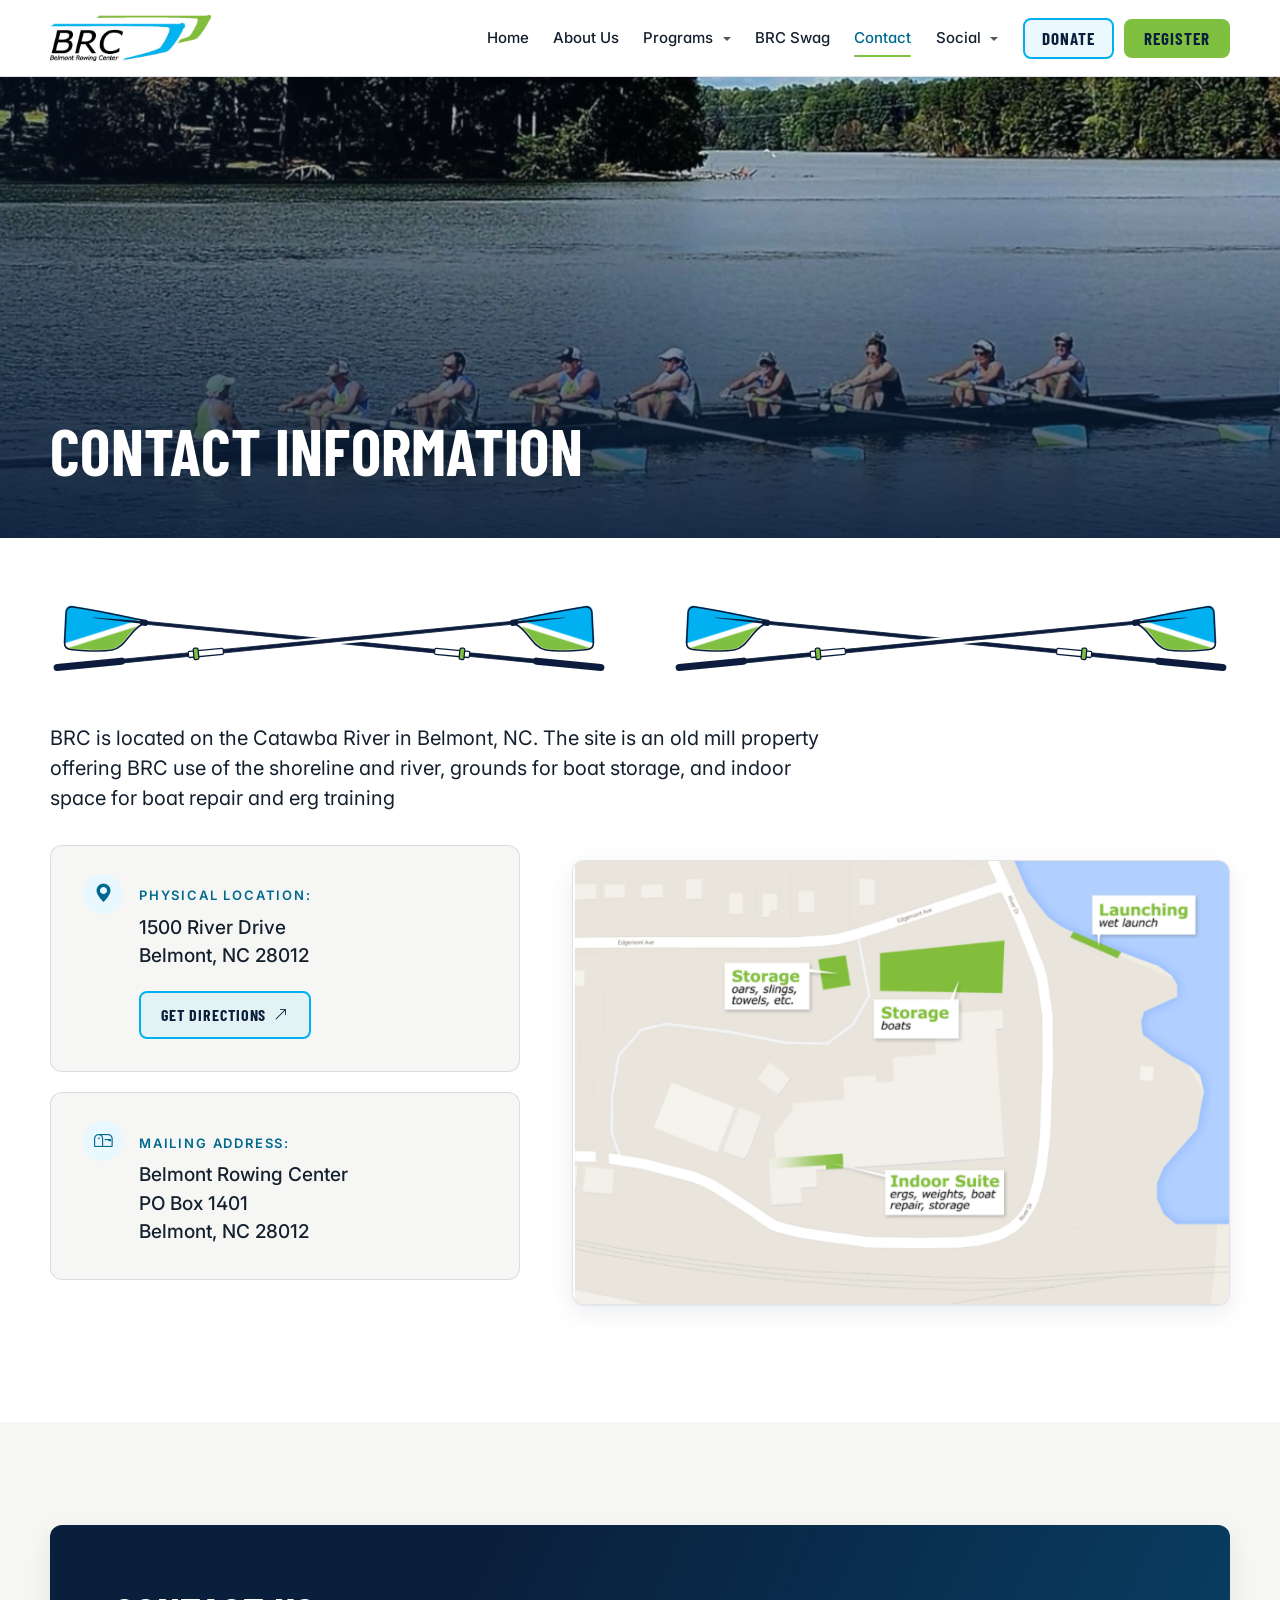
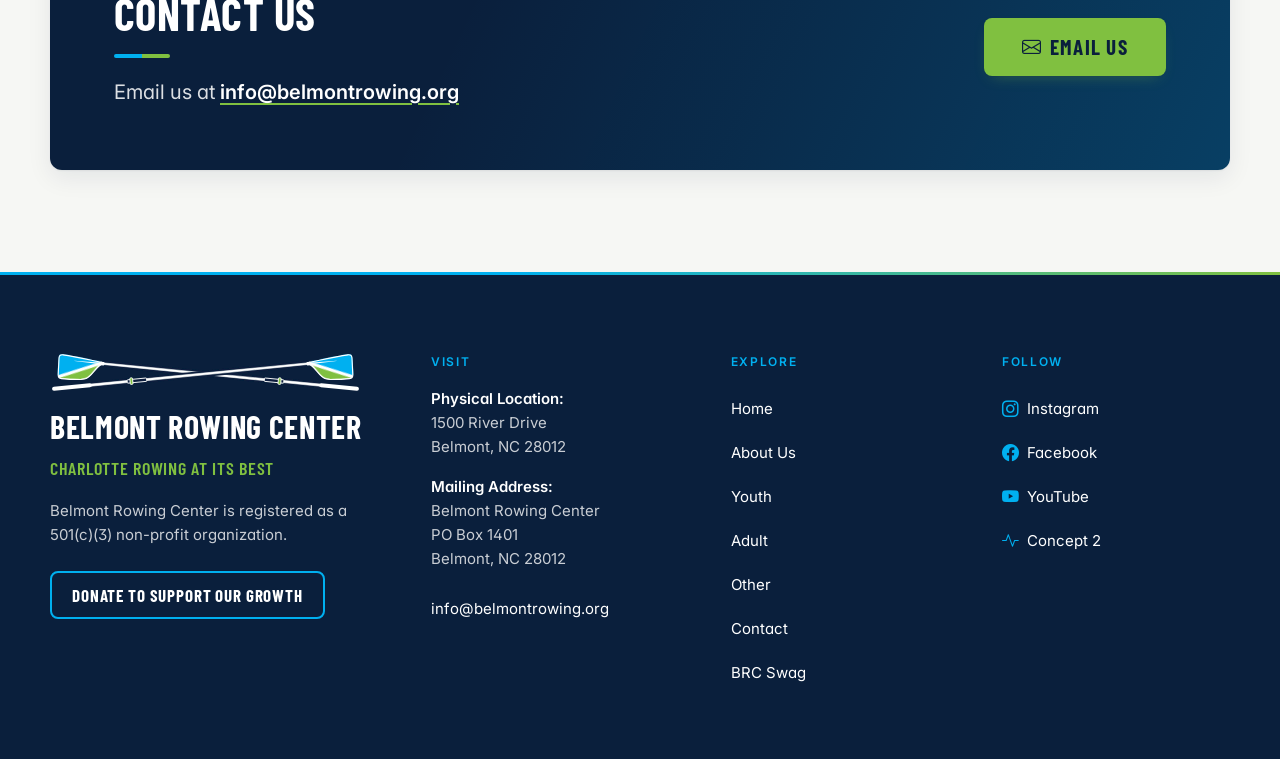
<file: docs/contact/index.html>
<!DOCTYPE html>
<html xmlns="http://www.w3.org/1999/xhtml" lang="en" xml:lang="en"><head>

<meta charset="utf-8">
<meta name="generator" content="quarto-1.11.9">

<meta name="viewport" content="width=device-width, initial-scale=1.0, user-scalable=yes">

<meta name="description" content="Find Belmont Rowing Center at 1500 River Drive, Belmont, NC, on the Catawba River 10 miles west of Uptown Charlotte. Get directions or email us.">

<title>Contact &amp; Directions, Belmont NC – Belmont Rowing Center</title>
<style>
/* Default styles provided by pandoc.
** See https://pandoc.org/MANUAL.html#variables-for-html for config info.
*/
span.smallcaps{font-variant: small-caps;}
div.columns{display: flex; gap: 1.5em;}
div.column{flex: auto;}
@media screen {
div.columns{gap: min(4vw, 1.5em);}
div.column{overflow-x: auto;}
}
div.hanging-indent{margin-left: 1.5em; text-indent: -1.5em;}
ul.task-list{list-style: none;}
ul.task-list li input[type="checkbox"] {
  width: 0.8em;
  margin: 0 0.8em 0.2em -1em; /* quarto-specific, see https://github.com/quarto-dev/quarto-cli/issues/4556 */ 
  vertical-align: middle;
}
</style>


<script src="../site_libs/quarto-nav/quarto-nav.js"></script>
<script src="../site_libs/quarto-nav/headroom.min.js"></script>
<link href="../images/favicon.png" rel="icon" type="image/png">
<script src="../site_libs/clipboard/clipboard.min.js"></script>
<script src="../site_libs/quarto-html/quarto.js" type="module"></script>
<script src="../site_libs/quarto-html/tabsets/tabsets.js" type="module"></script>
<script src="../site_libs/quarto-html/scrollable-regions/scrollable-regions.js" type="module"></script>
<script src="../site_libs/quarto-html/popper.min.js"></script>
<script src="../site_libs/quarto-html/tippy.umd.min.js"></script>
<link href="../site_libs/quarto-html/tippy.css" rel="stylesheet">
<link href="../site_libs/quarto-html/quarto-syntax-highlighting-63b5708e65d6cd79cd7618c58d0c21e7.css" rel="stylesheet" id="quarto-text-highlighting-styles">
<script src="../site_libs/bootstrap/bootstrap.min.js"></script>
<link href="../site_libs/bootstrap/bootstrap-icons.css" rel="stylesheet">
<link href="../site_libs/bootstrap/bootstrap-2d2f92f0e70194383f75999e86501da9.min.css" rel="stylesheet" append-hash="true" id="quarto-bootstrap" data-mode="light">
<script id="quarto-search-options" type="application/json">{
  "language": {
    "search-no-results-text": "No results",
    "search-matching-documents-text": "matching documents",
    "search-copy-link-title": "Copy link to search",
    "search-hide-matches-text": "Hide additional matches",
    "search-more-match-text": "more match in this document",
    "search-more-matches-text": "more matches in this document",
    "search-clear-button-title": "Clear",
    "search-text-placeholder": "",
    "search-detached-cancel-button-title": "Cancel",
    "search-submit-button-title": "Submit",
    "search-label": "Search"
  }
}</script>


<meta property="og:title" content="Contact &amp; Directions, Belmont NC – Belmont Rowing Center">
<meta property="og:description" content="Find Belmont Rowing Center at 1500 River Drive, Belmont, NC, on the Catawba River 10 miles west of Uptown Charlotte. Get directions or email us.">
<meta property="og:image" content="https://www.belmontrowing.org/images/share.jpg">
<meta property="og:site_name" content="Belmont Rowing Center">
<meta property="og:image:alt" content="A rower sculling on the Catawba River at sunrise, with mist on the water">
<meta property="og:image:height" content="630">
<meta property="og:image:width" content="1200">
<meta name="twitter:title" content="Contact &amp; Directions, Belmont NC – Belmont Rowing Center">
<meta name="twitter:description" content="Find Belmont Rowing Center at 1500 River Drive, Belmont, NC, on the Catawba River 10 miles west of Uptown Charlotte. Get directions or email us.">
<meta name="twitter:image" content="https://www.belmontrowing.org/images/share.jpg">
<meta name="twitter:image:alt" content="A rower sculling on the Catawba River at sunrise, with mist on the water">
<meta name="twitter:card" content="summary_large_image">
<link rel="canonical" href="https://www.belmontrowing.org/contact/">
</head>

<body class="nav-fixed page-contact fullcontent quarto-light"><a id="quarto-skip-link" class="visually-hidden-focusable" href="#quarto-content">Skip to main content</a>

<div id="quarto-search-results"></div>
  <header id="quarto-header" class="headroom fixed-top">
    <nav class="navbar navbar-expand-lg " data-bs-theme="dark" aria-label="Site">
      <div class="navbar-container container-fluid">
      <div class="navbar-brand-container mx-auto">
    <a href="../index.html" class="navbar-brand navbar-brand-logo">
    <img src="../images/logo.jpg" alt="Belmont Rowing Center home" class="navbar-logo light-content">
    <img src="../images/logo.jpg" alt="Belmont Rowing Center home" class="navbar-logo dark-content">
    </a>
  </div>
          <button class="navbar-toggler" type="button" data-bs-toggle="collapse" data-bs-target="#navbarCollapse" aria-controls="navbarCollapse" aria-expanded="false" aria-label="Toggle navigation" onclick="if (window.quartoToggleHeadroom) { window.quartoToggleHeadroom(); }">
  <span class="navbar-toggler-icon"></span>
</button>
          <div class="collapse navbar-collapse" id="navbarCollapse">
            <ul class="navbar-nav navbar-nav-scroll ms-auto">
  <li class="nav-item">
    <a class="nav-link" href="../index.html"> 
<span class="menu-text">Home</span></a>
  </li>  
  <li class="nav-item">
    <a class="nav-link" href="../about/index.html"> 
<span class="menu-text">About Us</span></a>
  </li>  
  <li class="nav-item dropdown ">
    <a class="nav-link dropdown-toggle" href="#" id="nav-menu-programs" role="link" data-bs-toggle="dropdown" aria-expanded="false">
 <span class="menu-text">Programs</span>
    </a>
    <ul class="dropdown-menu dropdown-menu-end" aria-labelledby="nav-menu-programs">    
        <li>
    <a class="dropdown-item" href="../youth/index.html">
 <span class="dropdown-text">Youth</span></a>
  </li>  
        <li>
    <a class="dropdown-item" href="../adult/index.html">
 <span class="dropdown-text">Adult</span></a>
  </li>  
        <li>
    <a class="dropdown-item" href="../other/index.html">
 <span class="dropdown-text">Other</span></a>
  </li>  
    </ul>
  </li>
  <li class="nav-item">
    <a class="nav-link" href="https://teamlocker.squadlocker.com/#/lockers/belmont-rowing-center-313909?_k=cnluax" rel="noopener" target="_blank"> 
<span class="menu-text">BRC Swag</span></a>
  </li>  
  <li class="nav-item">
    <a class="nav-link active" href="../contact/index.html" aria-current="page"> 
<span class="menu-text">Contact</span></a>
  </li>  
  <li class="nav-item dropdown ">
    <a class="nav-link dropdown-toggle" href="#" id="nav-menu-social" role="link" data-bs-toggle="dropdown" aria-expanded="false">
 <span class="menu-text">Social</span>
    </a>
    <ul class="dropdown-menu dropdown-menu-end" aria-labelledby="nav-menu-social">    
        <li>
    <a class="dropdown-item" href="https://www.instagram.com/belmontrowing" rel="noopener" target="_blank"><i class="bi bi-instagram" role="img">
</i> 
 <span class="dropdown-text">Instagram</span></a>
  </li>  
        <li>
    <a class="dropdown-item" href="https://www.facebook.com/BelmontRowing/" rel="noopener" target="_blank"><i class="bi bi-facebook" role="img">
</i> 
 <span class="dropdown-text">Facebook</span></a>
  </li>  
        <li>
    <a class="dropdown-item" href="https://www.youtube.com/channel/UCXFYUbRCOyXJPg2Ow2NLszQ" rel="noopener" target="_blank"><i class="bi bi-youtube" role="img">
</i> 
 <span class="dropdown-text">YouTube</span></a>
  </li>  
        <li>
    <a class="dropdown-item" href="https://log.concept2.com/team/8472" rel="noopener" target="_blank"><i class="bi bi-activity" role="img">
</i> 
 <span class="dropdown-text">Concept 2</span></a>
  </li>  
    </ul>
  </li>
  <li class="nav-item">
    <a class="nav-link" href="https://www.zeffy.com/en-US/donation-form/support-the-growing-sport-of-rowing-at-belmont-rowing-center" rel="noopener" target="_blank"> 
<span class="menu-text">Donate</span></a>
  </li>  
  <li class="nav-item">
    <a class="nav-link" href="https://www.icrew.club/register?clubkey=1626fb75-9eb1-b24b-4202-b008f5af5980" rel="noopener" target="_blank"> 
<span class="menu-text">Register</span></a>
  </li>  
</ul>
          </div> <!-- /navcollapse -->
            <div class="quarto-navbar-tools">
</div>
      </div> <!-- /container-fluid -->
    </nav>
</header>
<!-- content -->
<div id="quarto-content" class="quarto-container page-layout-custom page-navbar" tabindex="-1">
<!-- sidebar -->
<!-- margin-sidebar -->
<!-- main -->




<div id="main-content" role="main">
<!-- PAGE HEADER: photo of the river with the page title over it -->
<div class="hero hero-short">
<p><img src="../images/home-card-adult.jpg" class="bg img-fluid" style="object-position: center 45%" alt=""></p>
<section id="contact-information" class="level1">
<h1>Contact Information</h1>
</section>
</div>
<!-- LOCATION: intro, then the address cards beside the site map (shared .location) -->
<div class="band band-white">
<div class="oars-row">
<p><img src="../images/oars-long-on-white.svg" class="img-fluid" alt=""> <img src="../images/oars-long-on-white.svg" class="img-fluid" alt=""></p>
</div>
<div class="lead">
<p>BRC is located on the Catawba River in Belmont, NC. The site is an old mill property offering BRC use of the shoreline and river, grounds for boat storage, and indoor space for boat repair and erg training</p>
</div>
<div class="location">
<div class="address-card">
<p><strong>Physical Location:</strong></p>
<p>1500 River Drive<br>
Belmont, NC 28012</p>
<p><a href="https://www.google.com/maps/dir//35.2373424,-81.0156972/@35.2366652,-81.0164385,17.49z/data=!4m2!4m1!3e0" class="btn-brc-outline">Get Directions</a></p>
</div>
<div class="address-card address-mailing">
<p><strong>Mailing Address:</strong></p>
<p>Belmont Rowing Center<br>
PO Box 1401<br>
Belmont, NC 28012</p>
</div>
<div class="location-map framed">
<p><img src="../images/location-map.png" alt="Map showing the location of Belmont Rowing Center at 1500 River Drive, Belmont, NC, on the Catawba River" width="726" height="490"></p>
</div>
</div>
</div>
<!-- CONTACT US: the navy CTA card (shared .cta-card) -->
<div class="band band-light">
<section id="contact-us" class="level2 cta-card">
<h2 data-anchor-id="contact-us">Contact Us</h2>
<p>Email us at <a href="mailto:info@belmontrowing.org">info@belmontrowing.org</a></p>
<div class="btn-row">
<p><a href="mailto:info@belmontrowing.org" class="btn-brc btn-brc-lg">Email Us</a></p>
</div>
</section>
</div>


<div id="3ade8a4a-fb1d-4a6c-8409-ac45482d5fc9" class="hidden">

</div>
</div>
<script src="../scripts/site.js" defer=""></script>


<script id="quarto-html-after-body" type="application/javascript">
  window.document.addEventListener("DOMContentLoaded", function (event) {
    const isCodeAnnotation = (el) => {
      for (const clz of el.classList) {
        if (clz.startsWith('code-annotation-')) {                     
          return true;
        }
      }
      return false;
    }
    const onCopySuccess = function(e) {
      // button target
      const button = e.trigger;
      // don't keep focus
      button.blur();
      // flash "checked"
      button.classList.add('code-copy-button-checked');
      var currentTitle = button.getAttribute("title");
      button.setAttribute("title", "Copied!");
      let tooltip;
      if (window.bootstrap) {
        button.setAttribute("data-bs-toggle", "tooltip");
        button.setAttribute("data-bs-placement", "left");
        button.setAttribute("data-bs-title", "Copied!");
        tooltip = new bootstrap.Tooltip(button, 
          { trigger: "manual", 
            customClass: "code-copy-button-tooltip",
            offset: [0, -8]});
        tooltip.show();    
      }
      setTimeout(function() {
        if (tooltip) {
          tooltip.hide();
          button.removeAttribute("data-bs-title");
          button.removeAttribute("data-bs-toggle");
          button.removeAttribute("data-bs-placement");
        }
        button.setAttribute("title", currentTitle);
        button.classList.remove('code-copy-button-checked');
      }, 1000);
      // clear code selection
      e.clearSelection();
    }
    const getTextToCopy = function(trigger) {
      const outerScaffold = trigger.parentElement.cloneNode(true);
      const codeEl = outerScaffold.querySelector('code');
      for (const childEl of codeEl.children) {
        if (isCodeAnnotation(childEl)) {
          childEl.remove();
        }
      }
      return codeEl.innerText;
    }
    const clipboard = new window.ClipboardJS('.code-copy-button:not([data-in-quarto-modal])', {
      text: getTextToCopy
    });
    clipboard.on('success', onCopySuccess);
    if (window.document.getElementById('quarto-embedded-source-code-modal')) {
      const clipboardModal = new window.ClipboardJS('.code-copy-button[data-in-quarto-modal]', {
        text: getTextToCopy,
        container: window.document.getElementById('quarto-embedded-source-code-modal')
      });
      clipboardModal.on('success', onCopySuccess);
    }
      var localhostRegex = new RegExp(/^(?:http|https):\/\/localhost\:?[0-9]*\//);
      var mailtoRegex = new RegExp(/^mailto:/);
        var filterRegex = new RegExp("^(?:http:|https:)\/\/(?:www\.)?belmontrowing\.(?:org|github\.io)");
      const newWindowLabel = "(opens in a new tab)";
      const newWindowNoteId = "quarto-ext-newwindow-label";
      // Links reference one hidden label through aria-describedby, so the
      // announcement never changes their accessible name.
      var describeNewWindow = (link) => {
        if (!window.document.getElementById(newWindowNoteId)) {
          var newWindowNote = window.document.createElement("span");
          newWindowNote.id = newWindowNoteId;
          newWindowNote.hidden = true;
          newWindowNote.textContent = newWindowLabel;
          window.document.body.appendChild(newWindowNote);
        }
        var describedBy = (link.getAttribute("aria-describedby") || "").split(/\s+/).filter(Boolean);
        if (!describedBy.includes(newWindowNoteId)) {
          describedBy.push(newWindowNoteId);
          link.setAttribute("aria-describedby", describedBy.join(" "));
        }
      }
      var isInternal = (href) => {
          return filterRegex.test(href) || localhostRegex.test(href) || mailtoRegex.test(href);
      }
      // Inspect non-navigation links and adorn them if external
      window.quartoDecorateExternalLinks = function (root) {
     var links = (root || window.document).querySelectorAll('a[href]:not(.nav-link):not(.navbar-brand):not(.toc-action):not(.sidebar-link):not(.sidebar-item-toggle):not(.pagination-link):not(.no-external):not([aria-hidden]):not(.dropdown-item):not(.quarto-navigation-tool):not(.about-link)');
      for (var i=0; i<links.length; i++) {
        const link = links[i];
        if (!isInternal(link.href)) {
          // undo the damage that might have been done by quarto-nav.js in the case of
          // links that we want to consider external
          if (link.dataset.originalHref !== undefined) {
            link.href = link.dataset.originalHref;
          }
            // target, if specified
            link.setAttribute("target", "_blank");
            if (link.getAttribute("rel") === null) {
              link.setAttribute("rel", "noopener");
            }
            describeNewWindow(link);
          if (!link.classList.contains('no-external-icon')) {
          }
        }
      }
      };
      window.quartoDecorateExternalLinks(window.document);
    // Esc closes the popup (WCAG 1.4.13) and focus leaving both trigger and
    // popup closes it (WCAG 2.4.11); tippy handles neither for interactive popups.
    const hideOnEscAndFocusOut = {
      name: 'hideOnEscAndFocusOut',
      defaultValue: true,
      fn(instance) {
        const dismiss = () => {
          // A show scheduled by the trigger delay would otherwise reopen it
          instance.clearDelayTimeouts();
          instance.hide();
        };
        const onKeyDown = (event) => {
          if (event.key !== 'Escape') {
            return;
          }
          // Keep Esc from also reaching page handlers (e.g. reveal.js overview),
          // except an open reveal.js slide menu, which Esc should close too.
          // The menu handles keys only when its keyboard option is on.
          const menuHandlesEsc = window.Reveal?.getPlugin?.('menu')?.isOpen() &&
            window.Reveal.getConfig().menu?.keyboard !== false;
          if (!menuHandlesEsc) {
            event.stopPropagation();
          }
          if (instance.popper.contains(window.document.activeElement)) {
            // Disabled while refocusing so the focus trigger does not reopen it
            instance.disable();
            instance.reference.focus();
            instance.enable();
          }
          dismiss();
        };
        const onFocusOut = (event) => {
          const target = event.relatedTarget;
          if (target && !instance.reference.contains(target) &&
              !instance.popper.contains(target)) {
            dismiss();
          }
        };
        // On the trigger too: a click trigger (code-annotations: select) has no
        // blur handling. Attached for the instance's lifetime so leaving the
        // trigger also cancels a show still pending on the trigger delay.
        instance.reference.addEventListener('focusout', onFocusOut);
        return {
          onShow() {
            window.document.addEventListener('keydown', onKeyDown, true);
            instance.popper.addEventListener('focusout', onFocusOut);
          },
          onHide() {
            window.document.removeEventListener('keydown', onKeyDown, true);
            instance.popper.removeEventListener('focusout', onFocusOut);
          },
          onDestroy() {
            instance.reference.removeEventListener('focusout', onFocusOut);
          },
        };
      },
    };
    function tippyHover(el, contentFn, onTriggerFn, onUntriggerFn) {
      const config = {
        allowHTML: true,
        maxWidth: 500,
        delay: 100,
        arrow: false,
        appendTo: function(el) {
            return el.parentElement;
        },
        interactive: true,
        interactiveBorder: 10,
        theme: 'quarto',
        placement: 'bottom-start',
        plugins: [hideOnEscAndFocusOut],
      };
      if (contentFn) {
        config.content = contentFn;
      }
      if (onTriggerFn) {
        config.onTrigger = onTriggerFn;
      }
      if (onUntriggerFn) {
        config.onUntrigger = onUntriggerFn;
      }
      window.tippy(el, config); 
    }
    const noterefs = window.document.querySelectorAll('a[role="doc-noteref"]');
    for (var i=0; i<noterefs.length; i++) {
      const ref = noterefs[i];
      tippyHover(ref, function() {
        // use id or data attribute instead here
        let href = ref.getAttribute('data-footnote-href') || ref.getAttribute('href');
        try { href = new URL(href).hash; } catch {}
        const id = href.replace(/^#\/?/, "");
        const note = window.document.getElementById(id);
        if (note) {
          return note.innerHTML;
        } else {
          return "";
        }
      });
    }
    const xrefs = window.document.querySelectorAll('a.quarto-xref');
    const processXRef = (id, note) => {
      // Strip column container classes
      const stripColumnClz = (el) => {
        el.classList.remove("page-full", "page-columns");
        if (el.children) {
          for (const child of el.children) {
            stripColumnClz(child);
          }
        }
      }
      stripColumnClz(note)
      if (id === null || id.startsWith('sec-')) {
        // Special case sections, only their first couple elements
        const container = document.createElement("div");
        if (note.children && note.children.length > 2) {
          container.appendChild(note.children[0].cloneNode(true));
          for (let i = 1; i < note.children.length; i++) {
            const child = note.children[i];
            if (child.tagName === "P" && child.innerText === "") {
              continue;
            } else {
              container.appendChild(child.cloneNode(true));
              break;
            }
          }
          if (window.Quarto?.typesetMath) {
            window.Quarto.typesetMath(container);
          }
          return container.innerHTML
        } else {
          if (window.Quarto?.typesetMath) {
            window.Quarto.typesetMath(note);
          }
          return note.innerHTML;
        }
      } else {
        // Remove any anchor links if they are present
        const anchorLink = note.querySelector('a.anchorjs-link');
        if (anchorLink) {
          anchorLink.remove();
        }
        if (window.Quarto?.typesetMath) {
          window.Quarto.typesetMath(note);
        }
        if (note.classList.contains("callout")) {
          return note.outerHTML;
        } else {
          return note.innerHTML;
        }
      }
    }
    for (var i=0; i<xrefs.length; i++) {
      const xref = xrefs[i];
      tippyHover(xref, undefined, function(instance) {
        instance.disable();
        let url = xref.getAttribute('href');
        let hash = undefined; 
        if (url.startsWith('#')) {
          hash = url;
        } else {
          try { hash = new URL(url).hash; } catch {}
        }
        if (hash) {
          const id = hash.replace(/^#\/?/, "");
          const note = window.document.getElementById(id);
          if (note !== null) {
            try {
              const html = processXRef(id, note.cloneNode(true));
              instance.setContent(html);
            } finally {
              instance.enable();
              instance.show();
            }
          } else {
            // See if we can fetch this
            fetch(url.split('#')[0])
            .then(res => res.text())
            .then(html => {
              const parser = new DOMParser();
              const htmlDoc = parser.parseFromString(html, "text/html");
              const note = htmlDoc.getElementById(id);
              if (note !== null) {
                const html = processXRef(id, note);
                instance.setContent(html);
              } 
            }).finally(() => {
              instance.enable();
              instance.show();
            });
          }
        } else {
          // See if we can fetch a full url (with no hash to target)
          // This is a special case and we should probably do some content thinning / targeting
          fetch(url)
          .then(res => res.text())
          .then(html => {
            const parser = new DOMParser();
            const htmlDoc = parser.parseFromString(html, "text/html");
            const note = htmlDoc.querySelector('main.content');
            if (note !== null) {
              // This should only happen for chapter cross references
              // (since there is no id in the URL)
              // remove the first header
              if (note.children.length > 0 && note.children[0].tagName === "HEADER") {
                note.children[0].remove();
              }
              const html = processXRef(null, note);
              instance.setContent(html);
            } 
          }).finally(() => {
            instance.enable();
            instance.show();
          });
        }
      }, function(instance) {
      });
    }
        let selectedAnnoteEl;
        const selectorForAnnotation = ( cell, annotation) => {
          let cellAttr = 'data-code-cell="' + cell + '"';
          let lineAttr = 'data-code-annotation="' +  annotation + '"';
          const selector = 'span[' + cellAttr + '][' + lineAttr + ']';
          return selector;
        }
        const selectCodeLines = (annoteEl) => {
          const doc = window.document;
          const targetCell = annoteEl.getAttribute("data-target-cell");
          const targetAnnotation = annoteEl.getAttribute("data-target-annotation");
          const annoteSpan = window.document.querySelector(selectorForAnnotation(targetCell, targetAnnotation));
          const lines = annoteSpan.getAttribute("data-code-lines").split(",");
          const lineIds = lines.map((line) => {
            return targetCell + "-" + line;
          })
          // Each band is positioned against its own containing block, which is
          // not the offsetParent of the lines, so place it from client rects.
          const placeBand = (band, firstEl, lastEl, codeBlock) => {
            const container = band.offsetParent;
            if (container === null) {
              return;
            }
            const containerRect = container.getBoundingClientRect();
            // Reveal.js scales slides with a transform, so convert client
            // pixels back to the CSS pixels of the container.
            const scale = containerRect.height / container.offsetHeight || 1;
            const firstRect = firstEl.getBoundingClientRect();
            const lastRect = lastEl.getBoundingClientRect();
            const top = (firstRect.top - containerRect.top) / scale - container.clientTop + container.scrollTop;
            const height = (lastRect.bottom - firstRect.top) / scale;
            band.style.top = top - 2 + "px";
            band.style.height = height + 4 + "px";
            if (codeBlock) {
              // Without the copy button wrapper, the containing block is wider
              // than the code block, so span the code block explicitly.
              const blockRect = codeBlock.getBoundingClientRect();
              band.style.left = (blockRect.left - containerRect.left) / scale - container.clientLeft + container.scrollLeft + "px";
              band.style.width = blockRect.width / scale + "px";
            }
          };
          if (lineIds.length > 0) {
            const el = window.document.getElementById(lineIds[0]);
            const lastEl = window.document.getElementById(lineIds[lineIds.length - 1]);
            const parent = el.parentElement.parentElement;
            // cook up a div (if necessary) and position it
            let div = window.document.getElementById("code-annotation-line-highlight");
            if (div === null) {
              div = window.document.createElement("div");
              div.setAttribute("id", "code-annotation-line-highlight");
              div.style.position = 'absolute';
              parent.appendChild(div);
            }
            placeBand(div, el, lastEl, parent.closest("div.sourceCode") || parent);
            let gutterDiv = window.document.getElementById("code-annotation-line-highlight-gutter");
            if (gutterDiv === null) {
              gutterDiv = window.document.createElement("div");
              gutterDiv.setAttribute("id", "code-annotation-line-highlight-gutter");
              gutterDiv.style.position = 'absolute';
              const codeCell = window.document.getElementById(targetCell);
              const gutter = codeCell.querySelector('.code-annotation-gutter');
              gutter.appendChild(gutterDiv);
            }
            placeBand(gutterDiv, el, lastEl);
            selectedAnnoteEl = annoteEl;
          }
        };
        const unselectCodeLines = () => {
          const elementsIds = ["code-annotation-line-highlight", "code-annotation-line-highlight-gutter"];
          elementsIds.forEach((elId) => {
            const div = window.document.getElementById(elId);
            if (div) {
              div.remove();
            }
          });
          selectedAnnoteEl = undefined;
        };
          // Handle positioning of the toggle
      window.addEventListener(
        "resize",
        throttle(() => {
          elRect = undefined;
          if (selectedAnnoteEl) {
            selectCodeLines(selectedAnnoteEl);
          }
        }, 10)
      );
      function throttle(fn, ms) {
      let throttle = false;
      let timer;
        return (...args) => {
          if(!throttle) { // first call gets through
              fn.apply(this, args);
              throttle = true;
          } else { // all the others get throttled
              if(timer) clearTimeout(timer); // cancel #2
              timer = setTimeout(() => {
                fn.apply(this, args);
                timer = throttle = false;
              }, ms);
          }
        };
      }
        // Attach click handler to the DT
        const annoteDls = window.document.querySelectorAll('dt[data-target-cell]');
        for (const annoteDlNode of annoteDls) {
          annoteDlNode.addEventListener('click', (event) => {
            const clickedEl = event.target;
            if (clickedEl !== selectedAnnoteEl) {
              unselectCodeLines();
              const activeEl = window.document.querySelector('dt[data-target-cell].code-annotation-active');
              if (activeEl) {
                activeEl.classList.remove('code-annotation-active');
              }
              selectCodeLines(clickedEl);
              clickedEl.classList.add('code-annotation-active');
            } else {
              // Unselect the line
              unselectCodeLines();
              clickedEl.classList.remove('code-annotation-active');
            }
          });
        }
    const findCites = (el) => {
      const parentEl = el.parentElement;
      if (parentEl) {
        const cites = parentEl.dataset.cites;
        if (cites) {
          return {
            el,
            cites: cites.split(' ')
          };
        } else {
          return findCites(el.parentElement)
        }
      } else {
        return undefined;
      }
    };
    var bibliorefs = window.document.querySelectorAll('a[role="doc-biblioref"]');
    for (var i=0; i<bibliorefs.length; i++) {
      const ref = bibliorefs[i];
      const citeInfo = findCites(ref);
      if (citeInfo) {
        tippyHover(citeInfo.el, function() {
          var popup = window.document.createElement('div');
          citeInfo.cites.forEach(function(cite) {
            var citeDiv = window.document.createElement('div');
            citeDiv.classList.add('hanging-indent');
            citeDiv.classList.add('csl-entry');
            var biblioDiv = window.document.getElementById('ref-' + cite);
            if (biblioDiv) {
              citeDiv.innerHTML = biblioDiv.innerHTML;
            }
            popup.appendChild(citeDiv);
          });
          return popup.innerHTML;
        });
      }
    }
  });
  </script>
  <script type="application/javascript">
  window.quartoScrollableRegionsLabels = {"code":"Scrollable code","output":"Scrollable output"};
  </script>
</div> <!-- /content -->
<footer class="footer">
  <div class="nav-footer">
    <div class="nav-footer-left">
<div class="footer-lockup">
<p><img src="../images/oars-long-on-navy.svg" class="footer-mark img-fluid" alt=""></p>
<p><span class="footer-brand">Belmont Rowing Center</span></p>
</div>
<p><span class="footer-motto">Charlotte Rowing At Its Best</span></p>
<p>Belmont Rowing Center is registered as a <span class="nowrap">501(c)(3)</span> non-profit organization.</p>
<p><a href="https://www.zeffy.com/donation-form/support-the-growing-sport-of-rowing-at-belmont-rowing-center" class="footer-donate" target="_blank" rel="noopener">Donate To Support Our Growth</a></p>
</div>   
    <div class="nav-footer-center">
<div class="footer-col">
<p><span class="footer-label">Visit</span></p>
<p><strong>Physical Location:</strong><br>
1500 River Drive<br>
Belmont, NC 28012</p>
<p><strong>Mailing Address:</strong><br>
Belmont Rowing Center<br>
PO Box 1401<br>
Belmont, NC 28012</p>
<p><a href="mailto:info@belmontrowing.org">info@belmontrowing.org</a></p>
</div>
<div class="footer-col">
<p><span class="footer-label">Explore</span></p>
<ul>
<li><a href="../index.html">Home</a></li>
<li><a href="../about/index.html">About Us</a></li>
<li><a href="../youth/index.html">Youth</a></li>
<li><a href="../adult/index.html">Adult</a></li>
<li><a href="../other/index.html">Other</a></li>
<li><a href="../contact/index.html">Contact</a></li>
<li><a href="https://teamlocker.squadlocker.com/#/lockers/belmont-rowing-center-313909?_k=cnluax" target="_blank" rel="noopener">BRC Swag</a></li>
</ul>
</div>
</div>
    <div class="nav-footer-right">
<p><span class="footer-label">Follow</span></p>
<ul>
<li><a href="https://www.instagram.com/belmontrowing" target="_blank" rel="noopener"><span class="bi bi-instagram" aria-hidden="true"></span> Instagram</a></li>
<li><a href="https://www.facebook.com/belmontrowing" target="_blank" rel="noopener"><span class="bi bi-facebook" aria-hidden="true"></span> Facebook</a></li>
<li><a href="https://www.youtube.com/channel/UCXFYUbRCOyXJPg2Ow2NLszQ" target="_blank" rel="noopener"><span class="bi bi-youtube" aria-hidden="true"></span> YouTube</a></li>
<li><a href="https://log.concept2.com/team/8472" target="_blank" rel="noopener"><span class="bi bi-activity" aria-hidden="true"></span> Concept 2</a></li>
</ul>
</div>
  </div>
</footer>




</body></html>
</file>
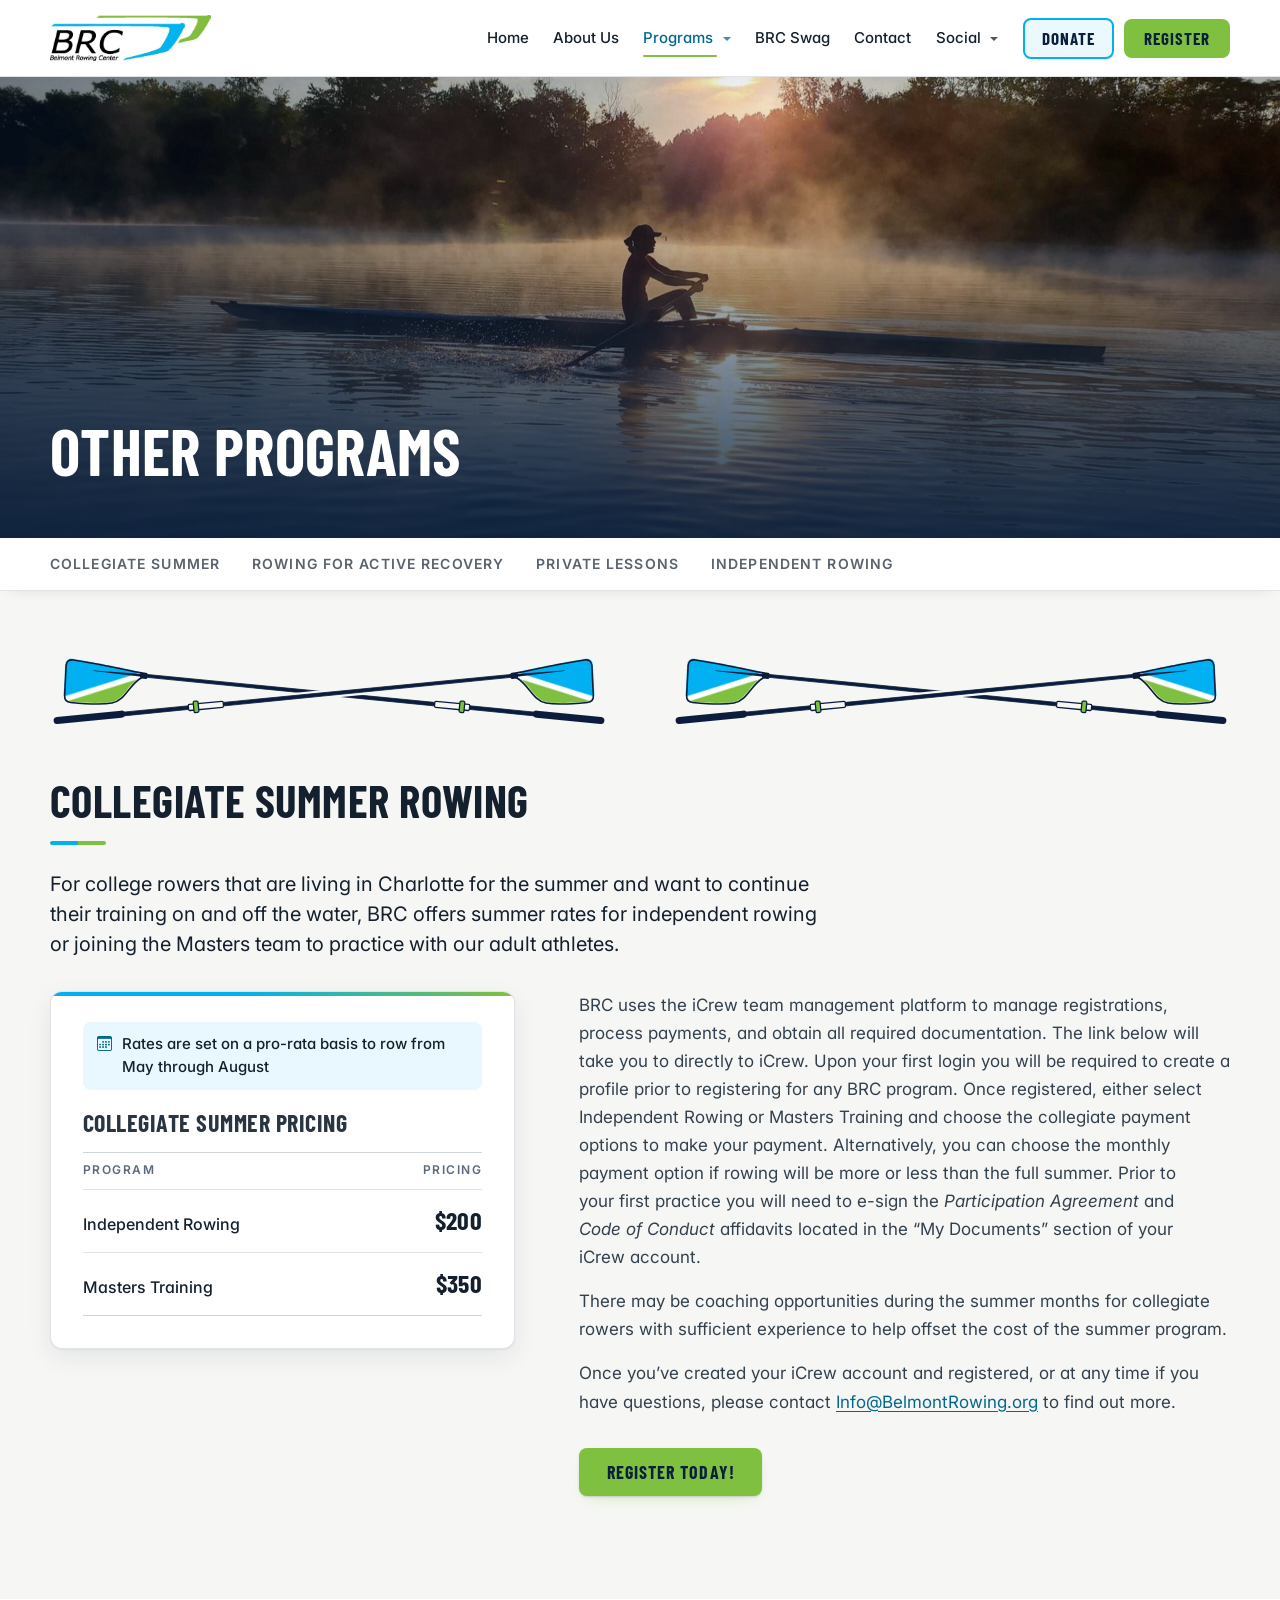
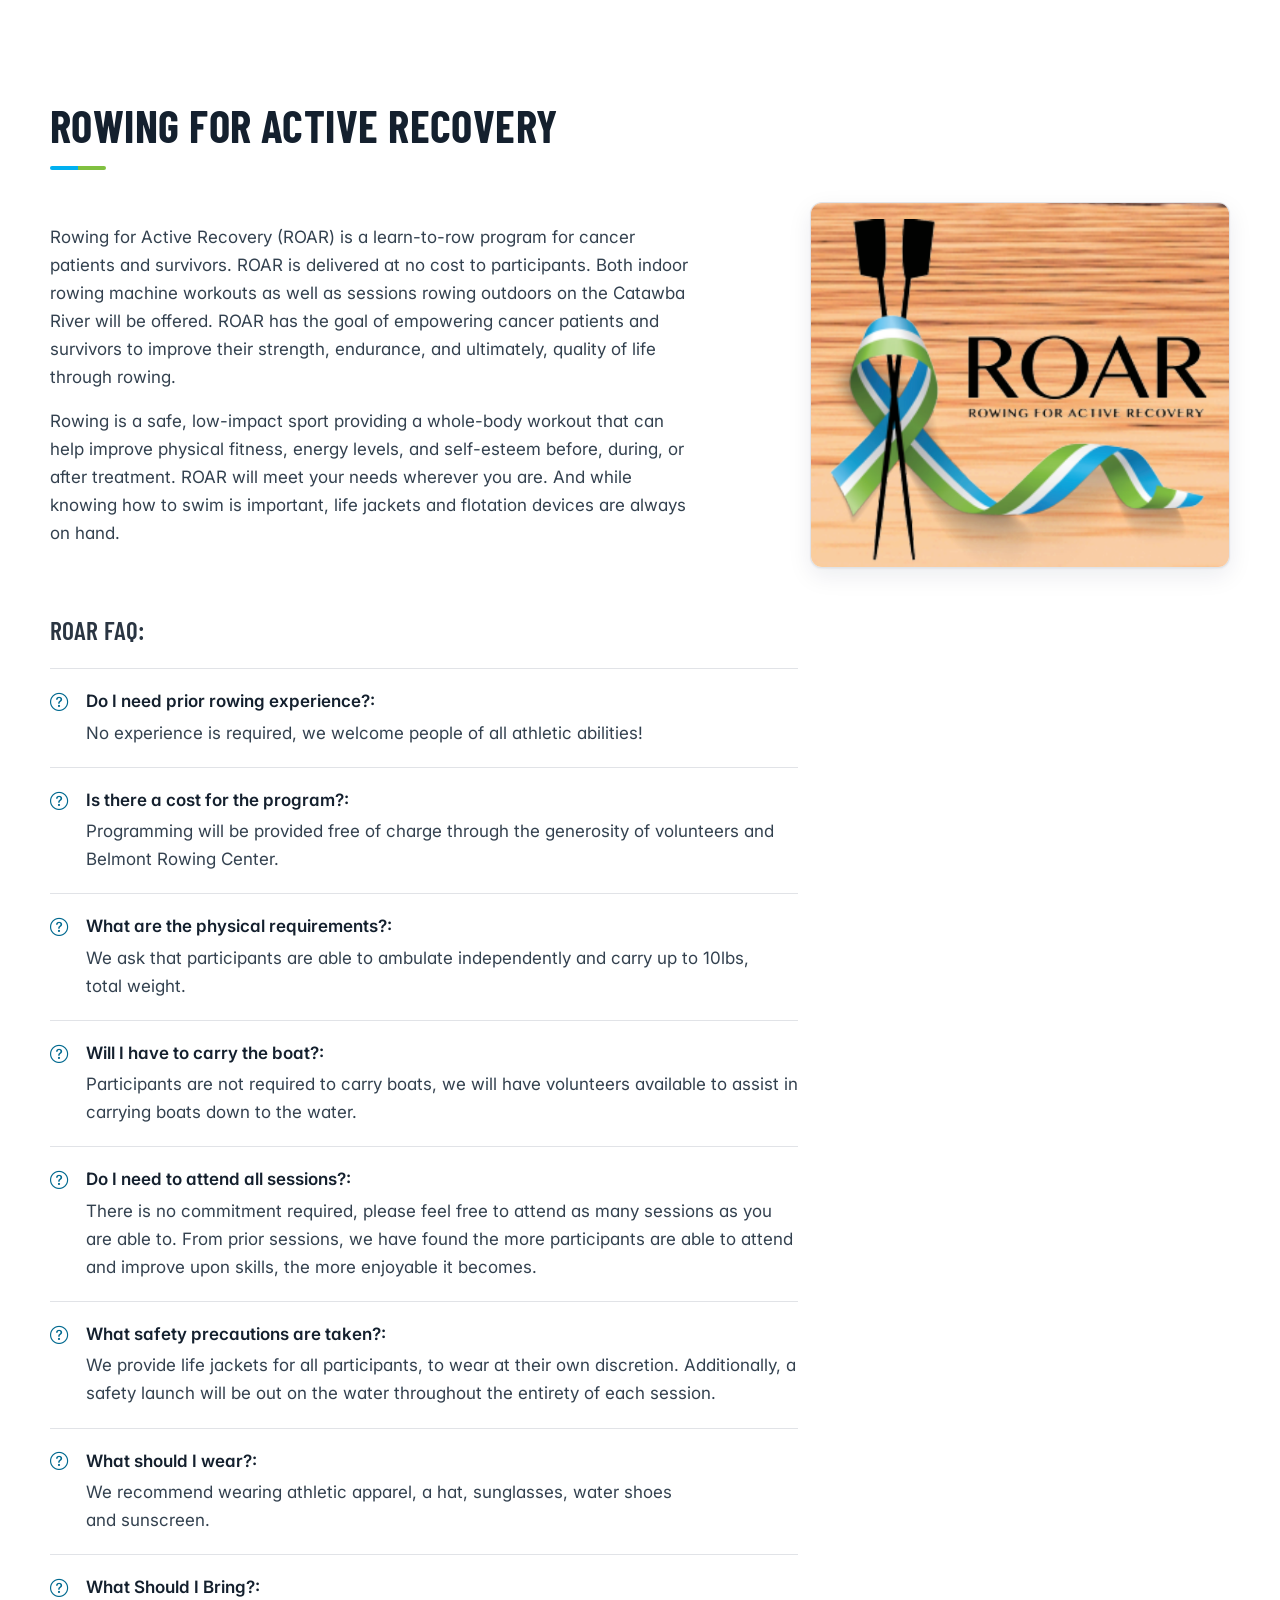
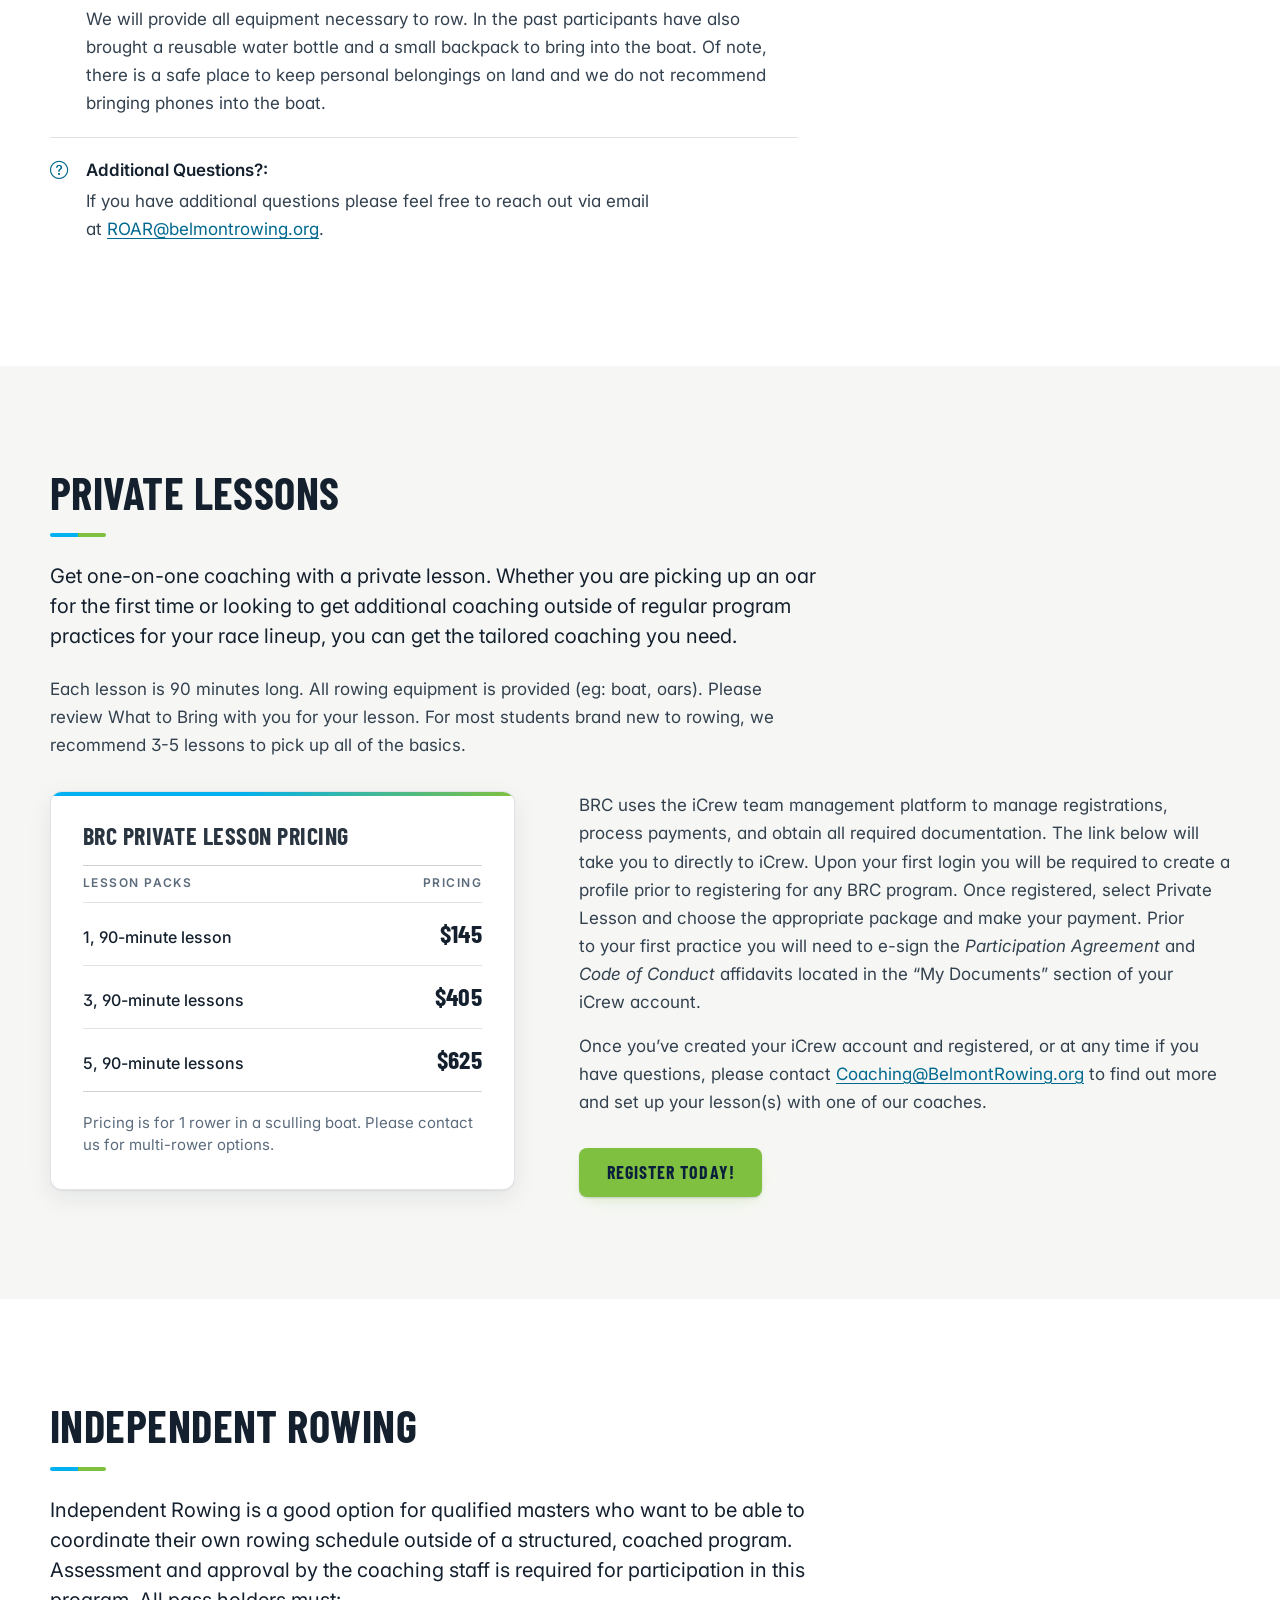
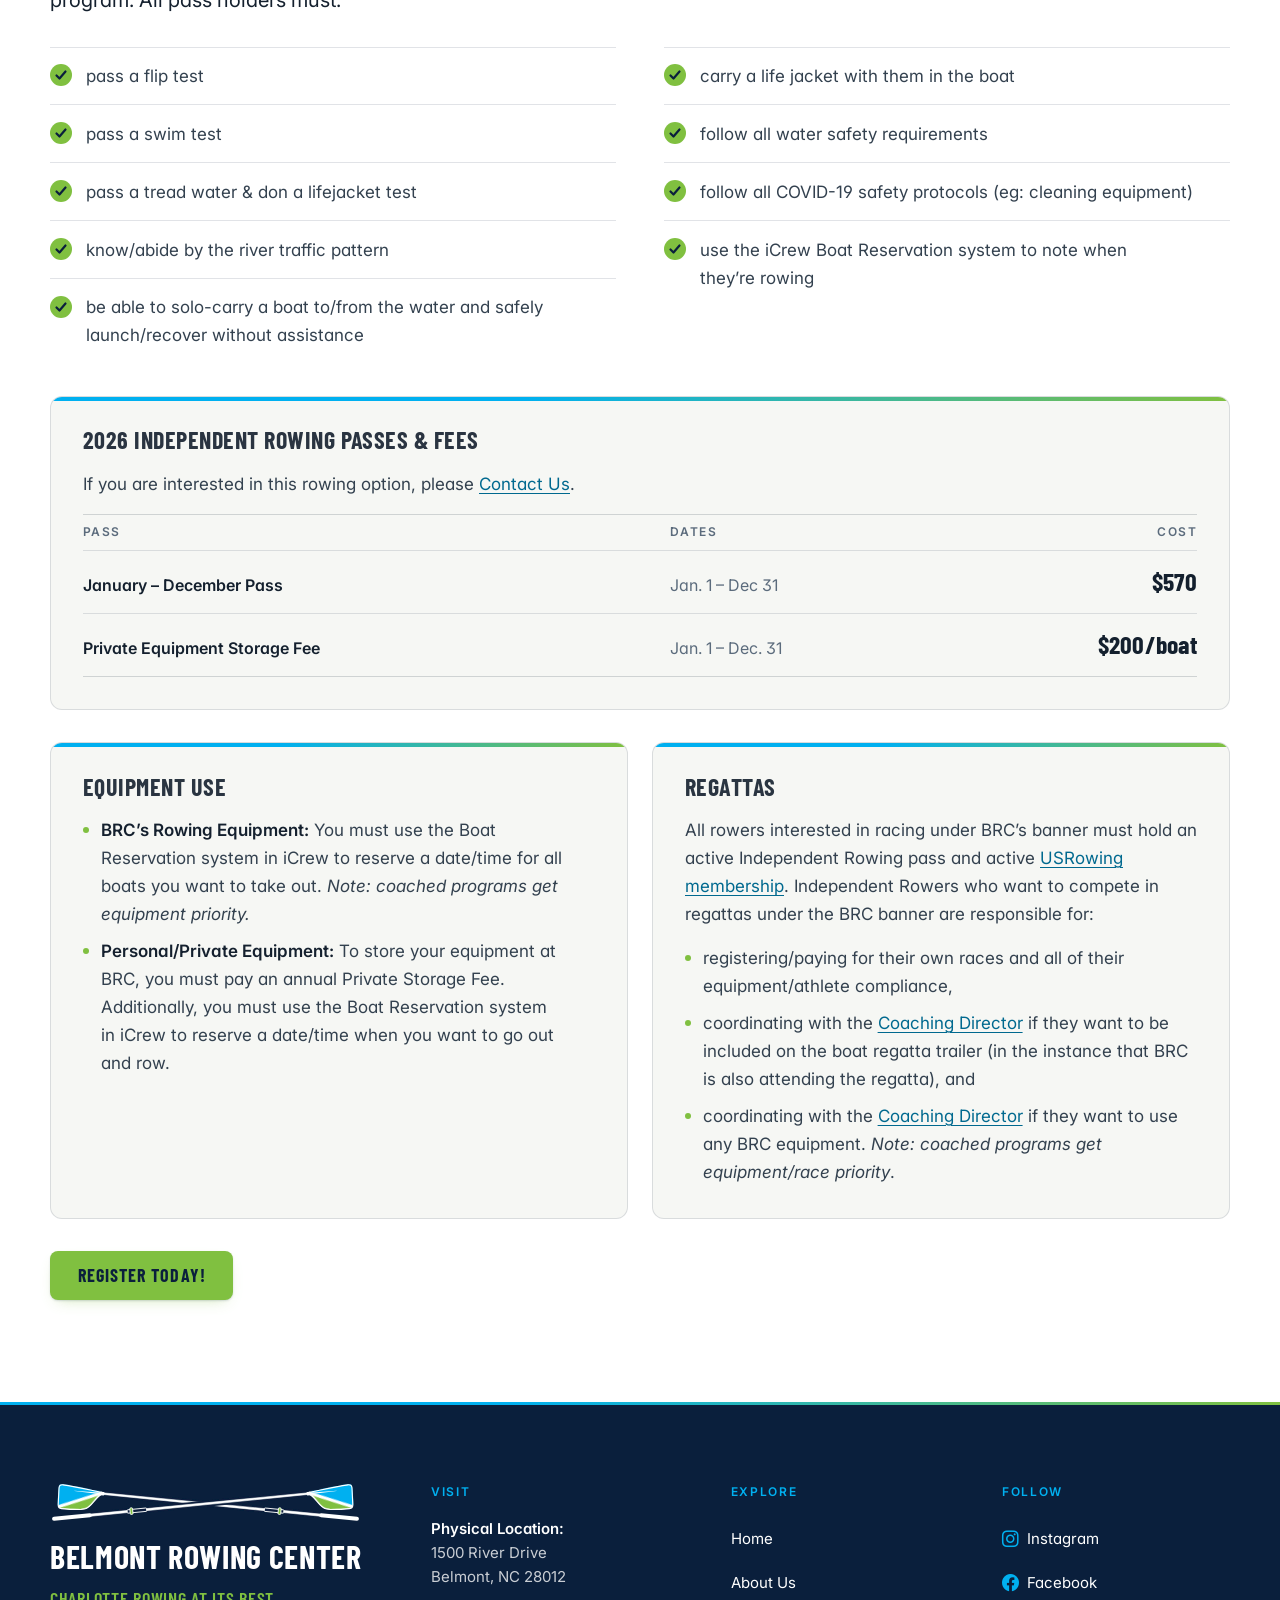
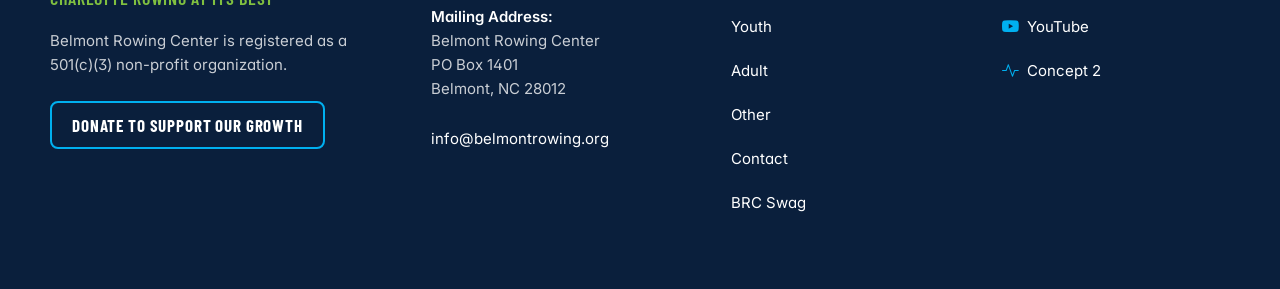
<file: docs/other/index.html>
<!DOCTYPE html>
<html xmlns="http://www.w3.org/1999/xhtml" lang="en" xml:lang="en"><head>

<meta charset="utf-8">
<meta name="generator" content="quarto-1.11.9">

<meta name="viewport" content="width=device-width, initial-scale=1.0, user-scalable=yes">

<meta name="description" content="Private rowing lessons, summer rowing for college athletes, independent rowing passes, and ROAR, a free program for cancer patients and survivors.">

<title>Private Lessons, College Rowing &amp; ROAR – Belmont Rowing Center</title>
<style>
/* Default styles provided by pandoc.
** See https://pandoc.org/MANUAL.html#variables-for-html for config info.
*/
span.smallcaps{font-variant: small-caps;}
div.columns{display: flex; gap: 1.5em;}
div.column{flex: auto;}
@media screen {
div.columns{gap: min(4vw, 1.5em);}
div.column{overflow-x: auto;}
}
div.hanging-indent{margin-left: 1.5em; text-indent: -1.5em;}
ul.task-list{list-style: none;}
ul.task-list li input[type="checkbox"] {
  width: 0.8em;
  margin: 0 0.8em 0.2em -1em; /* quarto-specific, see https://github.com/quarto-dev/quarto-cli/issues/4556 */ 
  vertical-align: middle;
}
</style>


<script src="../site_libs/quarto-nav/quarto-nav.js"></script>
<script src="../site_libs/quarto-nav/headroom.min.js"></script>
<link href="../images/favicon.png" rel="icon" type="image/png">
<script src="../site_libs/clipboard/clipboard.min.js"></script>
<script src="../site_libs/quarto-html/quarto.js" type="module"></script>
<script src="../site_libs/quarto-html/tabsets/tabsets.js" type="module"></script>
<script src="../site_libs/quarto-html/scrollable-regions/scrollable-regions.js" type="module"></script>
<script src="../site_libs/quarto-html/popper.min.js"></script>
<script src="../site_libs/quarto-html/tippy.umd.min.js"></script>
<link href="../site_libs/quarto-html/tippy.css" rel="stylesheet">
<link href="../site_libs/quarto-html/quarto-syntax-highlighting-63b5708e65d6cd79cd7618c58d0c21e7.css" rel="stylesheet" id="quarto-text-highlighting-styles">
<script src="../site_libs/bootstrap/bootstrap.min.js"></script>
<link href="../site_libs/bootstrap/bootstrap-icons.css" rel="stylesheet">
<link href="../site_libs/bootstrap/bootstrap-2d2f92f0e70194383f75999e86501da9.min.css" rel="stylesheet" append-hash="true" id="quarto-bootstrap" data-mode="light">
<script id="quarto-search-options" type="application/json">{
  "language": {
    "search-no-results-text": "No results",
    "search-matching-documents-text": "matching documents",
    "search-copy-link-title": "Copy link to search",
    "search-hide-matches-text": "Hide additional matches",
    "search-more-match-text": "more match in this document",
    "search-more-matches-text": "more matches in this document",
    "search-clear-button-title": "Clear",
    "search-text-placeholder": "",
    "search-detached-cancel-button-title": "Cancel",
    "search-submit-button-title": "Submit",
    "search-label": "Search"
  }
}</script>


<meta property="og:title" content="Private Lessons, College Rowing &amp; ROAR – Belmont Rowing Center">
<meta property="og:description" content="Private rowing lessons, summer rowing for college athletes, independent rowing passes, and ROAR, a free program for cancer patients and survivors.">
<meta property="og:image" content="https://www.belmontrowing.org/images/share.jpg">
<meta property="og:site_name" content="Belmont Rowing Center">
<meta property="og:image:alt" content="A rower sculling on the Catawba River at sunrise, with mist on the water">
<meta property="og:image:height" content="630">
<meta property="og:image:width" content="1200">
<meta name="twitter:title" content="Private Lessons, College Rowing &amp; ROAR – Belmont Rowing Center">
<meta name="twitter:description" content="Private rowing lessons, summer rowing for college athletes, independent rowing passes, and ROAR, a free program for cancer patients and survivors.">
<meta name="twitter:image" content="https://www.belmontrowing.org/images/share.jpg">
<meta name="twitter:image:alt" content="A rower sculling on the Catawba River at sunrise, with mist on the water">
<meta name="twitter:card" content="summary_large_image">
<link rel="canonical" href="https://www.belmontrowing.org/other/">
</head>

<body class="nav-fixed page-other fullcontent quarto-light"><a id="quarto-skip-link" class="visually-hidden-focusable" href="#quarto-content">Skip to main content</a>

<div id="quarto-search-results"></div>
  <header id="quarto-header" class="headroom fixed-top">
    <nav class="navbar navbar-expand-lg " data-bs-theme="dark" aria-label="Site">
      <div class="navbar-container container-fluid">
      <div class="navbar-brand-container mx-auto">
    <a href="../index.html" class="navbar-brand navbar-brand-logo">
    <img src="../images/logo.jpg" alt="Belmont Rowing Center home" class="navbar-logo light-content">
    <img src="../images/logo.jpg" alt="Belmont Rowing Center home" class="navbar-logo dark-content">
    </a>
  </div>
          <button class="navbar-toggler" type="button" data-bs-toggle="collapse" data-bs-target="#navbarCollapse" aria-controls="navbarCollapse" aria-expanded="false" aria-label="Toggle navigation" onclick="if (window.quartoToggleHeadroom) { window.quartoToggleHeadroom(); }">
  <span class="navbar-toggler-icon"></span>
</button>
          <div class="collapse navbar-collapse" id="navbarCollapse">
            <ul class="navbar-nav navbar-nav-scroll ms-auto">
  <li class="nav-item">
    <a class="nav-link" href="../index.html"> 
<span class="menu-text">Home</span></a>
  </li>  
  <li class="nav-item">
    <a class="nav-link" href="../about/index.html"> 
<span class="menu-text">About Us</span></a>
  </li>  
  <li class="nav-item dropdown ">
    <a class="nav-link dropdown-toggle" href="#" id="nav-menu-programs" role="link" data-bs-toggle="dropdown" aria-expanded="false">
 <span class="menu-text">Programs</span>
    </a>
    <ul class="dropdown-menu dropdown-menu-end" aria-labelledby="nav-menu-programs">    
        <li>
    <a class="dropdown-item" href="../youth/index.html">
 <span class="dropdown-text">Youth</span></a>
  </li>  
        <li>
    <a class="dropdown-item" href="../adult/index.html">
 <span class="dropdown-text">Adult</span></a>
  </li>  
        <li>
    <a class="dropdown-item" href="../other/index.html">
 <span class="dropdown-text">Other</span></a>
  </li>  
    </ul>
  </li>
  <li class="nav-item">
    <a class="nav-link" href="https://teamlocker.squadlocker.com/#/lockers/belmont-rowing-center-313909?_k=cnluax" rel="noopener" target="_blank"> 
<span class="menu-text">BRC Swag</span></a>
  </li>  
  <li class="nav-item">
    <a class="nav-link" href="../contact/index.html"> 
<span class="menu-text">Contact</span></a>
  </li>  
  <li class="nav-item dropdown ">
    <a class="nav-link dropdown-toggle" href="#" id="nav-menu-social" role="link" data-bs-toggle="dropdown" aria-expanded="false">
 <span class="menu-text">Social</span>
    </a>
    <ul class="dropdown-menu dropdown-menu-end" aria-labelledby="nav-menu-social">    
        <li>
    <a class="dropdown-item" href="https://www.instagram.com/belmontrowing" rel="noopener" target="_blank"><i class="bi bi-instagram" role="img">
</i> 
 <span class="dropdown-text">Instagram</span></a>
  </li>  
        <li>
    <a class="dropdown-item" href="https://www.facebook.com/BelmontRowing/" rel="noopener" target="_blank"><i class="bi bi-facebook" role="img">
</i> 
 <span class="dropdown-text">Facebook</span></a>
  </li>  
        <li>
    <a class="dropdown-item" href="https://www.youtube.com/channel/UCXFYUbRCOyXJPg2Ow2NLszQ" rel="noopener" target="_blank"><i class="bi bi-youtube" role="img">
</i> 
 <span class="dropdown-text">YouTube</span></a>
  </li>  
        <li>
    <a class="dropdown-item" href="https://log.concept2.com/team/8472" rel="noopener" target="_blank"><i class="bi bi-activity" role="img">
</i> 
 <span class="dropdown-text">Concept 2</span></a>
  </li>  
    </ul>
  </li>
  <li class="nav-item">
    <a class="nav-link" href="https://www.zeffy.com/en-US/donation-form/support-the-growing-sport-of-rowing-at-belmont-rowing-center" rel="noopener" target="_blank"> 
<span class="menu-text">Donate</span></a>
  </li>  
  <li class="nav-item">
    <a class="nav-link" href="https://www.icrew.club/register?clubkey=1626fb75-9eb1-b24b-4202-b008f5af5980" rel="noopener" target="_blank"> 
<span class="menu-text">Register</span></a>
  </li>  
</ul>
          </div> <!-- /navcollapse -->
            <div class="quarto-navbar-tools">
</div>
      </div> <!-- /container-fluid -->
    </nav>
</header>
<!-- content -->
<div id="quarto-content" class="quarto-container page-layout-custom page-navbar" tabindex="-1">
<!-- sidebar -->
<!-- margin-sidebar -->
<!-- main -->




<div id="main-content" role="main">
<!-- PAGE HEADER: photo with the page title over it -->
<div class="hero hero-short">
<p><img src="../images/hero-other.jpg" class="bg img-fluid" style="object-position: center 60%" alt=""></p>
<section id="other-programs" class="level1">
<h1>Other Programs</h1>
</section>
</div>
<!-- SUB-NAVIGATION: jump links to the sections below -->
<div class="pill-nav" role="navigation" aria-label="On this page">
<p><a href="#collegiate">COLLEGIATE SUMMER</a> <a href="#roar">ROWING FOR ACTIVE RECOVERY</a> <a href="#private">PRIVATE LESSONS</a> <a href="#independent">INDEPENDENT ROWING</a></p>
</div>
<!-- COLLEGIATE SUMMER ROWING
     .offer = price card (left) beside "how to sign up" text and button (right). -->
<div class="band band-light">
<div class="oars-row">
<p><img src="../images/oars-long-on-paper.svg" class="img-fluid" alt=""> <img src="../images/oars-long-on-paper.svg" class="img-fluid" alt=""></p>
</div>
<section id="collegiate" class="level2">
<h2 data-anchor-id="collegiate">COLLEGIATE SUMMER ROWING</h2>
<div class="lead">
<p>For college rowers that are living in Charlotte for the summer and want to continue their training on and off the water, BRC offers summer rates for independent rowing or joining the Masters team to practice with our adult athletes.</p>
</div>
<div class="offer">
<div class="price-card">
<div class="price-note">
<p>Rates are set on a pro-rata basis to row from May through August</p>
</div>
<section id="collegiate-summer-pricing" class="level3">
<h3 data-anchor-id="collegiate-summer-pricing">Collegiate Summer Pricing</h3>
<div class="schedule schedule-narrow">
<table class="caption-top table">
<thead>
<tr class="header">
<th>Program</th>
<th>Pricing</th>
</tr>
</thead>
<tbody>
<tr class="odd">
<td>Independent Rowing</td>
<td>$200</td>
</tr>
<tr class="even">
<td>Masters Training</td>
<td>$350</td>
</tr>
</tbody>
</table>
</div>
</section>
</div>
<div class="offer-body">
<p>BRC uses the iCrew team management platform to manage registrations, process payments, and obtain all required documentation. The link below will take you to directly to iCrew. Upon your first login you will be required to create a profile prior to registering for any BRC program. Once registered, either select Independent Rowing or Masters Training and choose the collegiate payment options to make your payment. Alternatively, you can choose the monthly payment option if rowing will be more or less than the full summer. Prior to your first practice you will need to e-sign the <em>Participation Agreement</em> and <em>Code of Conduct</em> affidavits located in the “My Documents” section of your iCrew account.</p>
<p>There may be coaching opportunities during the summer months for collegiate rowers with sufficient experience to help offset the cost of the summer program.</p>
<p>Once you’ve created your iCrew account and registered, or at any time if you have questions, please contact <a href="mailto:Info@BelmontRowing.org">Info@BelmontRowing.org</a> to find out more.</p>
<div class="btn-row">
<p><a href="https://www.icrew.club/register?clubkey=1626fb75-9eb1-b24b-4202-b008f5af5980" class="btn-brc">Register Today!</a></p>
</div>
</div>
</div>
</section>
</div>
<!-- ROWING FOR ACTIVE RECOVERY (ROAR): introduction beside the logo, then the FAQ
     (shared .faq: each paragraph is a **question:** followed by its answer). -->
<section id="roar" class="level2 band band-white">
<h2 data-anchor-id="roar">ROWING FOR ACTIVE RECOVERY</h2>
<div class="two-col roar-intro">
<div>
<p>Rowing for Active Recovery (ROAR) is a learn-to-row program for cancer patients and survivors. ROAR is delivered at no cost to participants. Both indoor rowing machine workouts as well as sessions rowing outdoors on the Catawba River will be offered. ROAR has the goal of empowering cancer patients and survivors to improve their strength, endurance, and ultimately, quality of life through rowing.</p>
<p>Rowing is a safe, low-impact sport providing a whole-body workout that can help improve physical fitness, energy levels, and self-esteem before, during, or after treatment. ROAR will meet your needs wherever you are. And while knowing how to swim is important, life jackets and flotation devices are always on hand.</p>
</div>
<div class="framed">
<p><img src="../images/roar-logo.png" loading="lazy" alt="ROAR: Rowing for Active Recovery logo" width="572" height="498"></p>
</div>
</div>
<section id="roar-faq" class="level3">
<h3 data-anchor-id="roar-faq"><strong>ROAR FAQ</strong>:</h3>
<div class="faq">
<p><strong>Do I need prior rowing experience?:</strong> No experience is required, we welcome people of all athletic abilities!</p>
<p><strong>Is there a cost for the program?:</strong> Programming will be provided free of charge through the generosity of volunteers and Belmont Rowing Center.</p>
<p><strong>What are the physical requirements?:</strong> We ask that participants are able to ambulate independently and carry up to 10lbs, total weight.</p>
<p><strong>Will I have to carry the boat?:</strong> Participants are not required to carry boats, we will have volunteers available to assist in carrying boats down to the water.</p>
<p><strong>Do I need to attend all sessions?:</strong> There is no commitment required, please feel free to attend as many sessions as you are able to. From prior sessions, we have found the more participants are able to attend and improve upon skills, the more enjoyable it becomes.</p>
<p><strong>What safety precautions are taken?:</strong> We provide life jackets for all participants, to wear at their own discretion. Additionally, a safety launch will be out on the water throughout the entirety of each session.</p>
<p><strong>What should I wear?:</strong> We recommend wearing athletic apparel, a hat, sunglasses, water shoes and sunscreen.</p>
<p><strong>What Should I Bring?:</strong> We will provide all equipment necessary to row. In the past participants have also brought a reusable water bottle and a small backpack to bring into the boat. Of note, there is a safe place to keep personal belongings on land and we do not recommend bringing phones into the boat.</p>
<p><strong>Additional Questions?:</strong> If you have additional questions please feel free to reach out via email at <a href="mailto:ROAR@belmontrowing.org">ROAR@belmontrowing.org</a>.</p>
</div>
</section>
</section>
<!-- PRIVATE LESSONS (same .offer layout as Collegiate) -->
<section id="private" class="level2 band band-light">
<h2 data-anchor-id="private">PRIVATE LESSONS</h2>
<div class="lead">
<p>Get one-on-one coaching with a private lesson. Whether you are picking up an oar for the first time or looking to get additional coaching outside of regular program practices for your race lineup, you can get the tailored coaching you need.</p>
</div>
<p>Each lesson is 90 minutes long. All rowing equipment is provided (eg: boat, oars). Please review What to Bring with you for your lesson. For most students brand new to rowing, we recommend 3-5 lessons to pick up all of the basics.</p>
<div class="offer">
<section id="brc-private-lesson-pricing" class="level3 price-card">
<h3 data-anchor-id="brc-private-lesson-pricing">BRC Private Lesson Pricing</h3>
<div class="schedule schedule-narrow">
<table class="caption-top table">
<thead>
<tr class="header">
<th>Lesson Packs</th>
<th>Pricing</th>
</tr>
</thead>
<tbody>
<tr class="odd">
<td>1, 90-minute lesson</td>
<td>$145</td>
</tr>
<tr class="even">
<td>3, 90-minute lessons</td>
<td>$405</td>
</tr>
<tr class="odd">
<td>5, 90-minute lessons</td>
<td>$625</td>
</tr>
</tbody>
</table>
</div>
<div class="price-note">
<p>Pricing is for 1 rower in a sculling boat. Please contact us for multi-rower options.</p>
</div>
</section>
<div class="offer-body">
<p>BRC uses the iCrew team management platform to manage registrations, process payments, and obtain all required documentation. The link below will take you to directly to iCrew. Upon your first login you will be required to create a profile prior to registering for any BRC program. Once registered, select Private Lesson and choose the appropriate package and make your payment. Prior to your first practice you will need to e-sign the <em>Participation Agreement</em> and <em>Code of Conduct</em> affidavits located in the “My Documents” section of your iCrew account.</p>
<p>Once you’ve created your iCrew account and registered, or at any time if you have questions, please contact <a href="mailto:Coaching@BelmontRowing.org">Coaching@BelmontRowing.org</a> to find out more and set up your lesson(s) with one of our coaches.</p>
<div class="btn-row">
<p><a href="https://www.icrew.club/register?clubkey=1626fb75-9eb1-b24b-4202-b008f5af5980" class="btn-brc">Register Today!</a></p>
</div>
</div>
</div>
</section>
<!-- INDEPENDENT ROWING -->
<section id="independent" class="level2 band band-white">
<h2 data-anchor-id="independent">INDEPENDENT ROWING</h2>
<div class="lead">
<p>Independent Rowing is a good option for qualified masters who want to be able to coordinate their own rowing schedule outside of a structured, coached program. Assessment and approval by the coaching staff is required for participation in this program. All pass holders must:</p>
</div>
<div class="checklist">
<ul>
<li>pass a flip test</li>
<li>pass a swim test</li>
<li>pass a tread water &amp; don a lifejacket test</li>
<li>know/abide by the river traffic pattern</li>
<li>be able to solo-carry a boat to/from the water and safely launch/recover without assistance</li>
<li>carry a life jacket with them in the boat</li>
<li>follow all water safety requirements</li>
<li>follow all COVID-19 safety protocols (eg: cleaning equipment)</li>
<li>use the iCrew Boat Reservation system to note when they’re rowing</li>
</ul>
</div>
<section id="independent-rowing-passes-fees" class="level3 price-card">
<h3 data-anchor-id="independent-rowing-passes-fees">2026 Independent Rowing Passes &amp; Fees</h3>
<p>If you are interested in this rowing option, please <a href="../contact/index.html">Contact Us</a>.</p>
<div class="schedule">
<table class="caption-top table">
<thead>
<tr class="header">
<th>Pass</th>
<th>Dates</th>
<th>Cost</th>
</tr>
</thead>
<tbody>
<tr class="odd">
<td><strong>January – December Pass</strong></td>
<td>Jan.&nbsp;1 – Dec 31</td>
<td>$570</td>
</tr>
<tr class="even">
<td><strong>Private Equipment Storage Fee</strong></td>
<td>Jan.&nbsp;1 – Dec.&nbsp;31</td>
<td>$200/boat</td>
</tr>
</tbody>
</table>
</div>
</section>
<div class="tile-grid">
<section id="equipment-use" class="level3 tile">
<h3 data-anchor-id="equipment-use">Equipment Use</h3>
<ul>
<li><strong>BRC’s Rowing Equipment:</strong> You must use the Boat Reservation system in iCrew to reserve a date/time for all boats you want to take out. <em>Note: coached programs get equipment priority.</em></li>
<li><strong>Personal/Private Equipment:</strong> To store your equipment at BRC, you must pay an annual Private Storage Fee. Additionally, you must use the Boat Reservation system in iCrew to reserve a date/time when you want to go out and row.</li>
</ul>
</section>
<section id="regattas" class="level3 tile">
<h3 data-anchor-id="regattas">Regattas</h3>
<p>All rowers interested in racing under BRC’s banner must hold an active Independent Rowing pass and active <a href="https://membership.usrowing.org/">USRowing membership</a>. Independent Rowers who want to compete in regattas under the BRC banner are responsible for:</p>
<ul>
<li>registering/paying for their own races and all of their equipment/athlete compliance,</li>
<li>coordinating with the <a href="mailto:programming@belmontrowing.org">Coaching Director</a> if they want to be included on the boat regatta trailer (in the instance that BRC is also attending the regatta), and</li>
<li>coordinating with the <a href="mailto:programming@belmontrowing.org">Coaching Director</a> if they want to use any BRC equipment. <em>Note: coached programs get equipment/race priority</em>.</li>
</ul>
</section>
</div>
<div class="btn-row">
<p><a href="https://www.icrew.club/register?clubkey=1626fb75-9eb1-b24b-4202-b008f5af5980" class="btn-brc">Register Today!</a></p>
</div>
</section>


<div id="3ade8a4a-fb1d-4a6c-8409-ac45482d5fc9" class="hidden">

</div>
</div>
<script src="../scripts/site.js" defer=""></script>


<script id="quarto-html-after-body" type="application/javascript">
  window.document.addEventListener("DOMContentLoaded", function (event) {
    const isCodeAnnotation = (el) => {
      for (const clz of el.classList) {
        if (clz.startsWith('code-annotation-')) {                     
          return true;
        }
      }
      return false;
    }
    const onCopySuccess = function(e) {
      // button target
      const button = e.trigger;
      // don't keep focus
      button.blur();
      // flash "checked"
      button.classList.add('code-copy-button-checked');
      var currentTitle = button.getAttribute("title");
      button.setAttribute("title", "Copied!");
      let tooltip;
      if (window.bootstrap) {
        button.setAttribute("data-bs-toggle", "tooltip");
        button.setAttribute("data-bs-placement", "left");
        button.setAttribute("data-bs-title", "Copied!");
        tooltip = new bootstrap.Tooltip(button, 
          { trigger: "manual", 
            customClass: "code-copy-button-tooltip",
            offset: [0, -8]});
        tooltip.show();    
      }
      setTimeout(function() {
        if (tooltip) {
          tooltip.hide();
          button.removeAttribute("data-bs-title");
          button.removeAttribute("data-bs-toggle");
          button.removeAttribute("data-bs-placement");
        }
        button.setAttribute("title", currentTitle);
        button.classList.remove('code-copy-button-checked');
      }, 1000);
      // clear code selection
      e.clearSelection();
    }
    const getTextToCopy = function(trigger) {
      const outerScaffold = trigger.parentElement.cloneNode(true);
      const codeEl = outerScaffold.querySelector('code');
      for (const childEl of codeEl.children) {
        if (isCodeAnnotation(childEl)) {
          childEl.remove();
        }
      }
      return codeEl.innerText;
    }
    const clipboard = new window.ClipboardJS('.code-copy-button:not([data-in-quarto-modal])', {
      text: getTextToCopy
    });
    clipboard.on('success', onCopySuccess);
    if (window.document.getElementById('quarto-embedded-source-code-modal')) {
      const clipboardModal = new window.ClipboardJS('.code-copy-button[data-in-quarto-modal]', {
        text: getTextToCopy,
        container: window.document.getElementById('quarto-embedded-source-code-modal')
      });
      clipboardModal.on('success', onCopySuccess);
    }
      var localhostRegex = new RegExp(/^(?:http|https):\/\/localhost\:?[0-9]*\//);
      var mailtoRegex = new RegExp(/^mailto:/);
        var filterRegex = new RegExp("^(?:http:|https:)\/\/(?:www\.)?belmontrowing\.(?:org|github\.io)");
      const newWindowLabel = "(opens in a new tab)";
      const newWindowNoteId = "quarto-ext-newwindow-label";
      // Links reference one hidden label through aria-describedby, so the
      // announcement never changes their accessible name.
      var describeNewWindow = (link) => {
        if (!window.document.getElementById(newWindowNoteId)) {
          var newWindowNote = window.document.createElement("span");
          newWindowNote.id = newWindowNoteId;
          newWindowNote.hidden = true;
          newWindowNote.textContent = newWindowLabel;
          window.document.body.appendChild(newWindowNote);
        }
        var describedBy = (link.getAttribute("aria-describedby") || "").split(/\s+/).filter(Boolean);
        if (!describedBy.includes(newWindowNoteId)) {
          describedBy.push(newWindowNoteId);
          link.setAttribute("aria-describedby", describedBy.join(" "));
        }
      }
      var isInternal = (href) => {
          return filterRegex.test(href) || localhostRegex.test(href) || mailtoRegex.test(href);
      }
      // Inspect non-navigation links and adorn them if external
      window.quartoDecorateExternalLinks = function (root) {
     var links = (root || window.document).querySelectorAll('a[href]:not(.nav-link):not(.navbar-brand):not(.toc-action):not(.sidebar-link):not(.sidebar-item-toggle):not(.pagination-link):not(.no-external):not([aria-hidden]):not(.dropdown-item):not(.quarto-navigation-tool):not(.about-link)');
      for (var i=0; i<links.length; i++) {
        const link = links[i];
        if (!isInternal(link.href)) {
          // undo the damage that might have been done by quarto-nav.js in the case of
          // links that we want to consider external
          if (link.dataset.originalHref !== undefined) {
            link.href = link.dataset.originalHref;
          }
            // target, if specified
            link.setAttribute("target", "_blank");
            if (link.getAttribute("rel") === null) {
              link.setAttribute("rel", "noopener");
            }
            describeNewWindow(link);
          if (!link.classList.contains('no-external-icon')) {
          }
        }
      }
      };
      window.quartoDecorateExternalLinks(window.document);
    // Esc closes the popup (WCAG 1.4.13) and focus leaving both trigger and
    // popup closes it (WCAG 2.4.11); tippy handles neither for interactive popups.
    const hideOnEscAndFocusOut = {
      name: 'hideOnEscAndFocusOut',
      defaultValue: true,
      fn(instance) {
        const dismiss = () => {
          // A show scheduled by the trigger delay would otherwise reopen it
          instance.clearDelayTimeouts();
          instance.hide();
        };
        const onKeyDown = (event) => {
          if (event.key !== 'Escape') {
            return;
          }
          // Keep Esc from also reaching page handlers (e.g. reveal.js overview),
          // except an open reveal.js slide menu, which Esc should close too.
          // The menu handles keys only when its keyboard option is on.
          const menuHandlesEsc = window.Reveal?.getPlugin?.('menu')?.isOpen() &&
            window.Reveal.getConfig().menu?.keyboard !== false;
          if (!menuHandlesEsc) {
            event.stopPropagation();
          }
          if (instance.popper.contains(window.document.activeElement)) {
            // Disabled while refocusing so the focus trigger does not reopen it
            instance.disable();
            instance.reference.focus();
            instance.enable();
          }
          dismiss();
        };
        const onFocusOut = (event) => {
          const target = event.relatedTarget;
          if (target && !instance.reference.contains(target) &&
              !instance.popper.contains(target)) {
            dismiss();
          }
        };
        // On the trigger too: a click trigger (code-annotations: select) has no
        // blur handling. Attached for the instance's lifetime so leaving the
        // trigger also cancels a show still pending on the trigger delay.
        instance.reference.addEventListener('focusout', onFocusOut);
        return {
          onShow() {
            window.document.addEventListener('keydown', onKeyDown, true);
            instance.popper.addEventListener('focusout', onFocusOut);
          },
          onHide() {
            window.document.removeEventListener('keydown', onKeyDown, true);
            instance.popper.removeEventListener('focusout', onFocusOut);
          },
          onDestroy() {
            instance.reference.removeEventListener('focusout', onFocusOut);
          },
        };
      },
    };
    function tippyHover(el, contentFn, onTriggerFn, onUntriggerFn) {
      const config = {
        allowHTML: true,
        maxWidth: 500,
        delay: 100,
        arrow: false,
        appendTo: function(el) {
            return el.parentElement;
        },
        interactive: true,
        interactiveBorder: 10,
        theme: 'quarto',
        placement: 'bottom-start',
        plugins: [hideOnEscAndFocusOut],
      };
      if (contentFn) {
        config.content = contentFn;
      }
      if (onTriggerFn) {
        config.onTrigger = onTriggerFn;
      }
      if (onUntriggerFn) {
        config.onUntrigger = onUntriggerFn;
      }
      window.tippy(el, config); 
    }
    const noterefs = window.document.querySelectorAll('a[role="doc-noteref"]');
    for (var i=0; i<noterefs.length; i++) {
      const ref = noterefs[i];
      tippyHover(ref, function() {
        // use id or data attribute instead here
        let href = ref.getAttribute('data-footnote-href') || ref.getAttribute('href');
        try { href = new URL(href).hash; } catch {}
        const id = href.replace(/^#\/?/, "");
        const note = window.document.getElementById(id);
        if (note) {
          return note.innerHTML;
        } else {
          return "";
        }
      });
    }
    const xrefs = window.document.querySelectorAll('a.quarto-xref');
    const processXRef = (id, note) => {
      // Strip column container classes
      const stripColumnClz = (el) => {
        el.classList.remove("page-full", "page-columns");
        if (el.children) {
          for (const child of el.children) {
            stripColumnClz(child);
          }
        }
      }
      stripColumnClz(note)
      if (id === null || id.startsWith('sec-')) {
        // Special case sections, only their first couple elements
        const container = document.createElement("div");
        if (note.children && note.children.length > 2) {
          container.appendChild(note.children[0].cloneNode(true));
          for (let i = 1; i < note.children.length; i++) {
            const child = note.children[i];
            if (child.tagName === "P" && child.innerText === "") {
              continue;
            } else {
              container.appendChild(child.cloneNode(true));
              break;
            }
          }
          if (window.Quarto?.typesetMath) {
            window.Quarto.typesetMath(container);
          }
          return container.innerHTML
        } else {
          if (window.Quarto?.typesetMath) {
            window.Quarto.typesetMath(note);
          }
          return note.innerHTML;
        }
      } else {
        // Remove any anchor links if they are present
        const anchorLink = note.querySelector('a.anchorjs-link');
        if (anchorLink) {
          anchorLink.remove();
        }
        if (window.Quarto?.typesetMath) {
          window.Quarto.typesetMath(note);
        }
        if (note.classList.contains("callout")) {
          return note.outerHTML;
        } else {
          return note.innerHTML;
        }
      }
    }
    for (var i=0; i<xrefs.length; i++) {
      const xref = xrefs[i];
      tippyHover(xref, undefined, function(instance) {
        instance.disable();
        let url = xref.getAttribute('href');
        let hash = undefined; 
        if (url.startsWith('#')) {
          hash = url;
        } else {
          try { hash = new URL(url).hash; } catch {}
        }
        if (hash) {
          const id = hash.replace(/^#\/?/, "");
          const note = window.document.getElementById(id);
          if (note !== null) {
            try {
              const html = processXRef(id, note.cloneNode(true));
              instance.setContent(html);
            } finally {
              instance.enable();
              instance.show();
            }
          } else {
            // See if we can fetch this
            fetch(url.split('#')[0])
            .then(res => res.text())
            .then(html => {
              const parser = new DOMParser();
              const htmlDoc = parser.parseFromString(html, "text/html");
              const note = htmlDoc.getElementById(id);
              if (note !== null) {
                const html = processXRef(id, note);
                instance.setContent(html);
              } 
            }).finally(() => {
              instance.enable();
              instance.show();
            });
          }
        } else {
          // See if we can fetch a full url (with no hash to target)
          // This is a special case and we should probably do some content thinning / targeting
          fetch(url)
          .then(res => res.text())
          .then(html => {
            const parser = new DOMParser();
            const htmlDoc = parser.parseFromString(html, "text/html");
            const note = htmlDoc.querySelector('main.content');
            if (note !== null) {
              // This should only happen for chapter cross references
              // (since there is no id in the URL)
              // remove the first header
              if (note.children.length > 0 && note.children[0].tagName === "HEADER") {
                note.children[0].remove();
              }
              const html = processXRef(null, note);
              instance.setContent(html);
            } 
          }).finally(() => {
            instance.enable();
            instance.show();
          });
        }
      }, function(instance) {
      });
    }
        let selectedAnnoteEl;
        const selectorForAnnotation = ( cell, annotation) => {
          let cellAttr = 'data-code-cell="' + cell + '"';
          let lineAttr = 'data-code-annotation="' +  annotation + '"';
          const selector = 'span[' + cellAttr + '][' + lineAttr + ']';
          return selector;
        }
        const selectCodeLines = (annoteEl) => {
          const doc = window.document;
          const targetCell = annoteEl.getAttribute("data-target-cell");
          const targetAnnotation = annoteEl.getAttribute("data-target-annotation");
          const annoteSpan = window.document.querySelector(selectorForAnnotation(targetCell, targetAnnotation));
          const lines = annoteSpan.getAttribute("data-code-lines").split(",");
          const lineIds = lines.map((line) => {
            return targetCell + "-" + line;
          })
          // Each band is positioned against its own containing block, which is
          // not the offsetParent of the lines, so place it from client rects.
          const placeBand = (band, firstEl, lastEl, codeBlock) => {
            const container = band.offsetParent;
            if (container === null) {
              return;
            }
            const containerRect = container.getBoundingClientRect();
            // Reveal.js scales slides with a transform, so convert client
            // pixels back to the CSS pixels of the container.
            const scale = containerRect.height / container.offsetHeight || 1;
            const firstRect = firstEl.getBoundingClientRect();
            const lastRect = lastEl.getBoundingClientRect();
            const top = (firstRect.top - containerRect.top) / scale - container.clientTop + container.scrollTop;
            const height = (lastRect.bottom - firstRect.top) / scale;
            band.style.top = top - 2 + "px";
            band.style.height = height + 4 + "px";
            if (codeBlock) {
              // Without the copy button wrapper, the containing block is wider
              // than the code block, so span the code block explicitly.
              const blockRect = codeBlock.getBoundingClientRect();
              band.style.left = (blockRect.left - containerRect.left) / scale - container.clientLeft + container.scrollLeft + "px";
              band.style.width = blockRect.width / scale + "px";
            }
          };
          if (lineIds.length > 0) {
            const el = window.document.getElementById(lineIds[0]);
            const lastEl = window.document.getElementById(lineIds[lineIds.length - 1]);
            const parent = el.parentElement.parentElement;
            // cook up a div (if necessary) and position it
            let div = window.document.getElementById("code-annotation-line-highlight");
            if (div === null) {
              div = window.document.createElement("div");
              div.setAttribute("id", "code-annotation-line-highlight");
              div.style.position = 'absolute';
              parent.appendChild(div);
            }
            placeBand(div, el, lastEl, parent.closest("div.sourceCode") || parent);
            let gutterDiv = window.document.getElementById("code-annotation-line-highlight-gutter");
            if (gutterDiv === null) {
              gutterDiv = window.document.createElement("div");
              gutterDiv.setAttribute("id", "code-annotation-line-highlight-gutter");
              gutterDiv.style.position = 'absolute';
              const codeCell = window.document.getElementById(targetCell);
              const gutter = codeCell.querySelector('.code-annotation-gutter');
              gutter.appendChild(gutterDiv);
            }
            placeBand(gutterDiv, el, lastEl);
            selectedAnnoteEl = annoteEl;
          }
        };
        const unselectCodeLines = () => {
          const elementsIds = ["code-annotation-line-highlight", "code-annotation-line-highlight-gutter"];
          elementsIds.forEach((elId) => {
            const div = window.document.getElementById(elId);
            if (div) {
              div.remove();
            }
          });
          selectedAnnoteEl = undefined;
        };
          // Handle positioning of the toggle
      window.addEventListener(
        "resize",
        throttle(() => {
          elRect = undefined;
          if (selectedAnnoteEl) {
            selectCodeLines(selectedAnnoteEl);
          }
        }, 10)
      );
      function throttle(fn, ms) {
      let throttle = false;
      let timer;
        return (...args) => {
          if(!throttle) { // first call gets through
              fn.apply(this, args);
              throttle = true;
          } else { // all the others get throttled
              if(timer) clearTimeout(timer); // cancel #2
              timer = setTimeout(() => {
                fn.apply(this, args);
                timer = throttle = false;
              }, ms);
          }
        };
      }
        // Attach click handler to the DT
        const annoteDls = window.document.querySelectorAll('dt[data-target-cell]');
        for (const annoteDlNode of annoteDls) {
          annoteDlNode.addEventListener('click', (event) => {
            const clickedEl = event.target;
            if (clickedEl !== selectedAnnoteEl) {
              unselectCodeLines();
              const activeEl = window.document.querySelector('dt[data-target-cell].code-annotation-active');
              if (activeEl) {
                activeEl.classList.remove('code-annotation-active');
              }
              selectCodeLines(clickedEl);
              clickedEl.classList.add('code-annotation-active');
            } else {
              // Unselect the line
              unselectCodeLines();
              clickedEl.classList.remove('code-annotation-active');
            }
          });
        }
    const findCites = (el) => {
      const parentEl = el.parentElement;
      if (parentEl) {
        const cites = parentEl.dataset.cites;
        if (cites) {
          return {
            el,
            cites: cites.split(' ')
          };
        } else {
          return findCites(el.parentElement)
        }
      } else {
        return undefined;
      }
    };
    var bibliorefs = window.document.querySelectorAll('a[role="doc-biblioref"]');
    for (var i=0; i<bibliorefs.length; i++) {
      const ref = bibliorefs[i];
      const citeInfo = findCites(ref);
      if (citeInfo) {
        tippyHover(citeInfo.el, function() {
          var popup = window.document.createElement('div');
          citeInfo.cites.forEach(function(cite) {
            var citeDiv = window.document.createElement('div');
            citeDiv.classList.add('hanging-indent');
            citeDiv.classList.add('csl-entry');
            var biblioDiv = window.document.getElementById('ref-' + cite);
            if (biblioDiv) {
              citeDiv.innerHTML = biblioDiv.innerHTML;
            }
            popup.appendChild(citeDiv);
          });
          return popup.innerHTML;
        });
      }
    }
  });
  </script>
  <script type="application/javascript">
  window.quartoScrollableRegionsLabels = {"code":"Scrollable code","output":"Scrollable output"};
  </script>
</div> <!-- /content -->
<footer class="footer">
  <div class="nav-footer">
    <div class="nav-footer-left">
<div class="footer-lockup">
<p><img src="../images/oars-long-on-navy.svg" class="footer-mark img-fluid" alt=""></p>
<p><span class="footer-brand">Belmont Rowing Center</span></p>
</div>
<p><span class="footer-motto">Charlotte Rowing At Its Best</span></p>
<p>Belmont Rowing Center is registered as a <span class="nowrap">501(c)(3)</span> non-profit organization.</p>
<p><a href="https://www.zeffy.com/donation-form/support-the-growing-sport-of-rowing-at-belmont-rowing-center" class="footer-donate" target="_blank" rel="noopener">Donate To Support Our Growth</a></p>
</div>   
    <div class="nav-footer-center">
<div class="footer-col">
<p><span class="footer-label">Visit</span></p>
<p><strong>Physical Location:</strong><br>
1500 River Drive<br>
Belmont, NC 28012</p>
<p><strong>Mailing Address:</strong><br>
Belmont Rowing Center<br>
PO Box 1401<br>
Belmont, NC 28012</p>
<p><a href="mailto:info@belmontrowing.org">info@belmontrowing.org</a></p>
</div>
<div class="footer-col">
<p><span class="footer-label">Explore</span></p>
<ul>
<li><a href="../index.html">Home</a></li>
<li><a href="../about/index.html">About Us</a></li>
<li><a href="../youth/index.html">Youth</a></li>
<li><a href="../adult/index.html">Adult</a></li>
<li><a href="../other/index.html">Other</a></li>
<li><a href="../contact/index.html">Contact</a></li>
<li><a href="https://teamlocker.squadlocker.com/#/lockers/belmont-rowing-center-313909?_k=cnluax" target="_blank" rel="noopener">BRC Swag</a></li>
</ul>
</div>
</div>
    <div class="nav-footer-right">
<p><span class="footer-label">Follow</span></p>
<ul>
<li><a href="https://www.instagram.com/belmontrowing" target="_blank" rel="noopener"><span class="bi bi-instagram" aria-hidden="true"></span> Instagram</a></li>
<li><a href="https://www.facebook.com/belmontrowing" target="_blank" rel="noopener"><span class="bi bi-facebook" aria-hidden="true"></span> Facebook</a></li>
<li><a href="https://www.youtube.com/channel/UCXFYUbRCOyXJPg2Ow2NLszQ" target="_blank" rel="noopener"><span class="bi bi-youtube" aria-hidden="true"></span> YouTube</a></li>
<li><a href="https://log.concept2.com/team/8472" target="_blank" rel="noopener"><span class="bi bi-activity" aria-hidden="true"></span> Concept 2</a></li>
</ul>
</div>
  </div>
</footer>




</body></html>
</file>
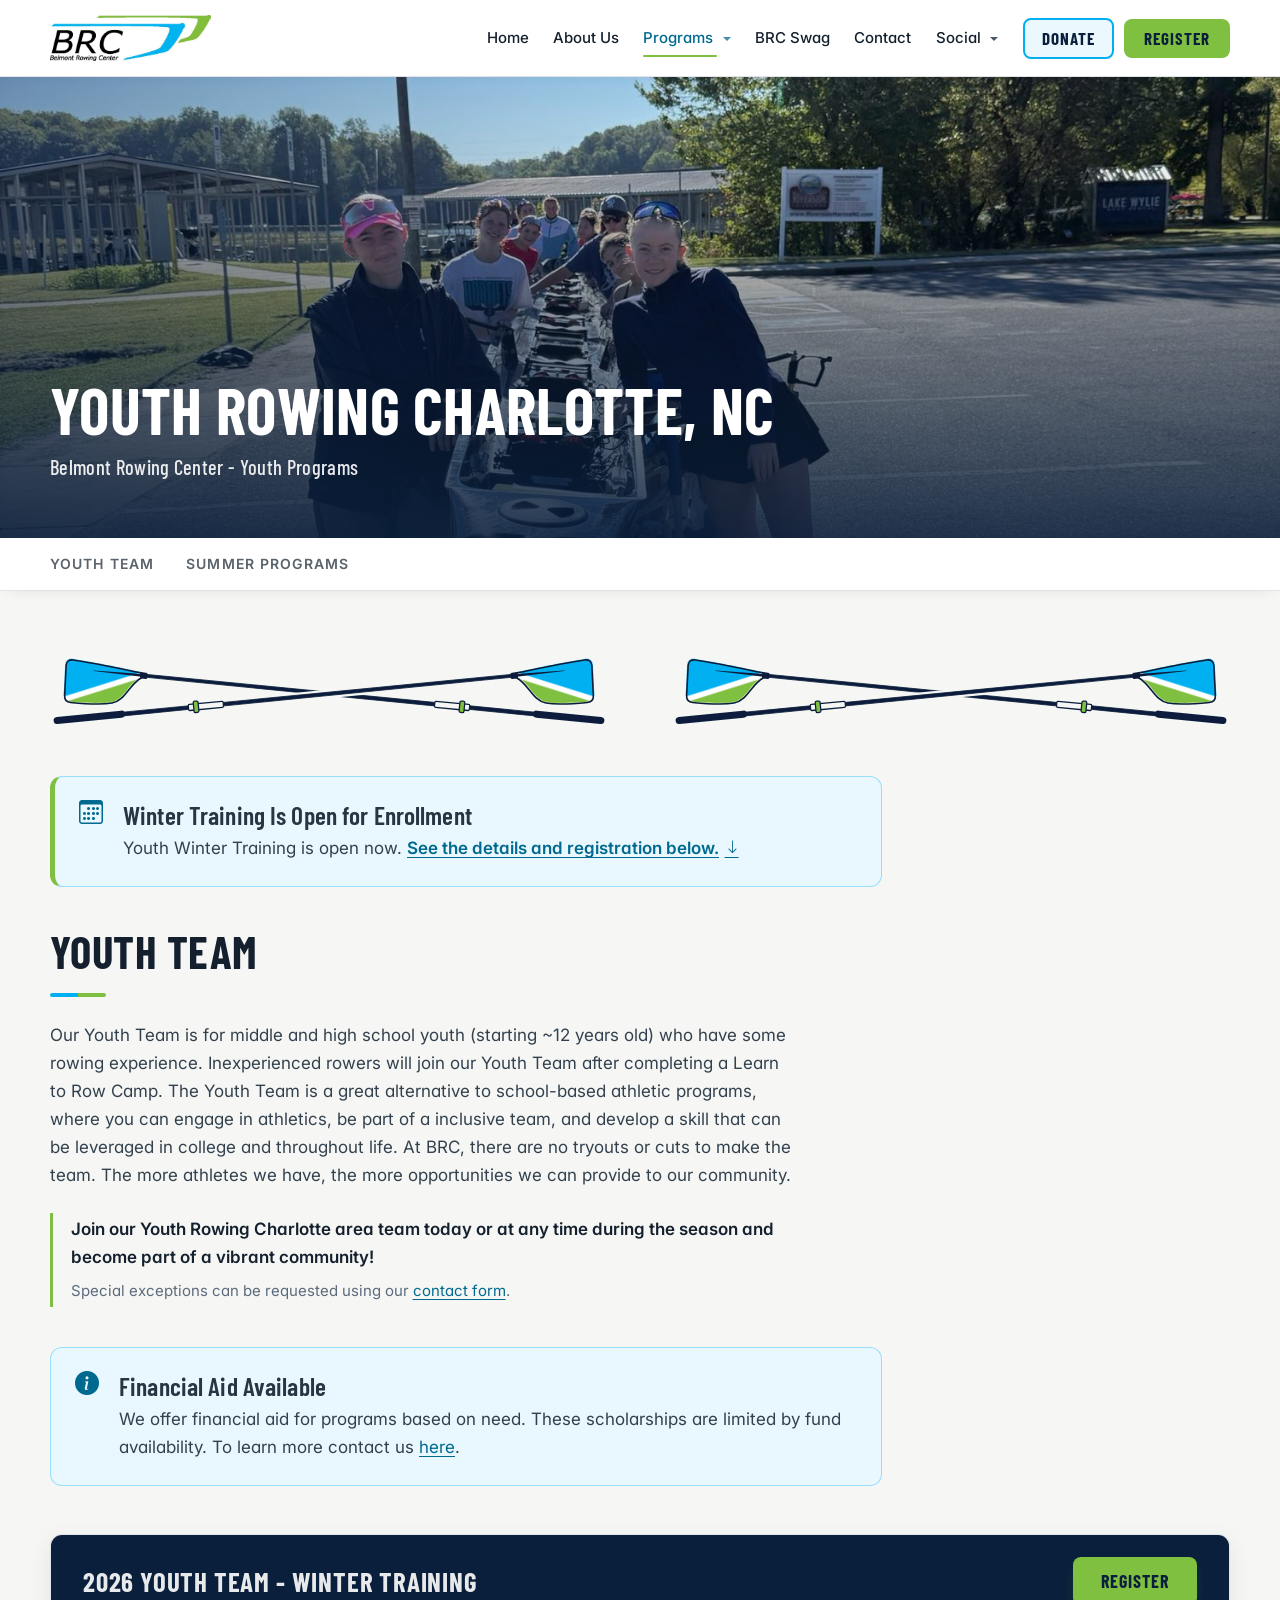
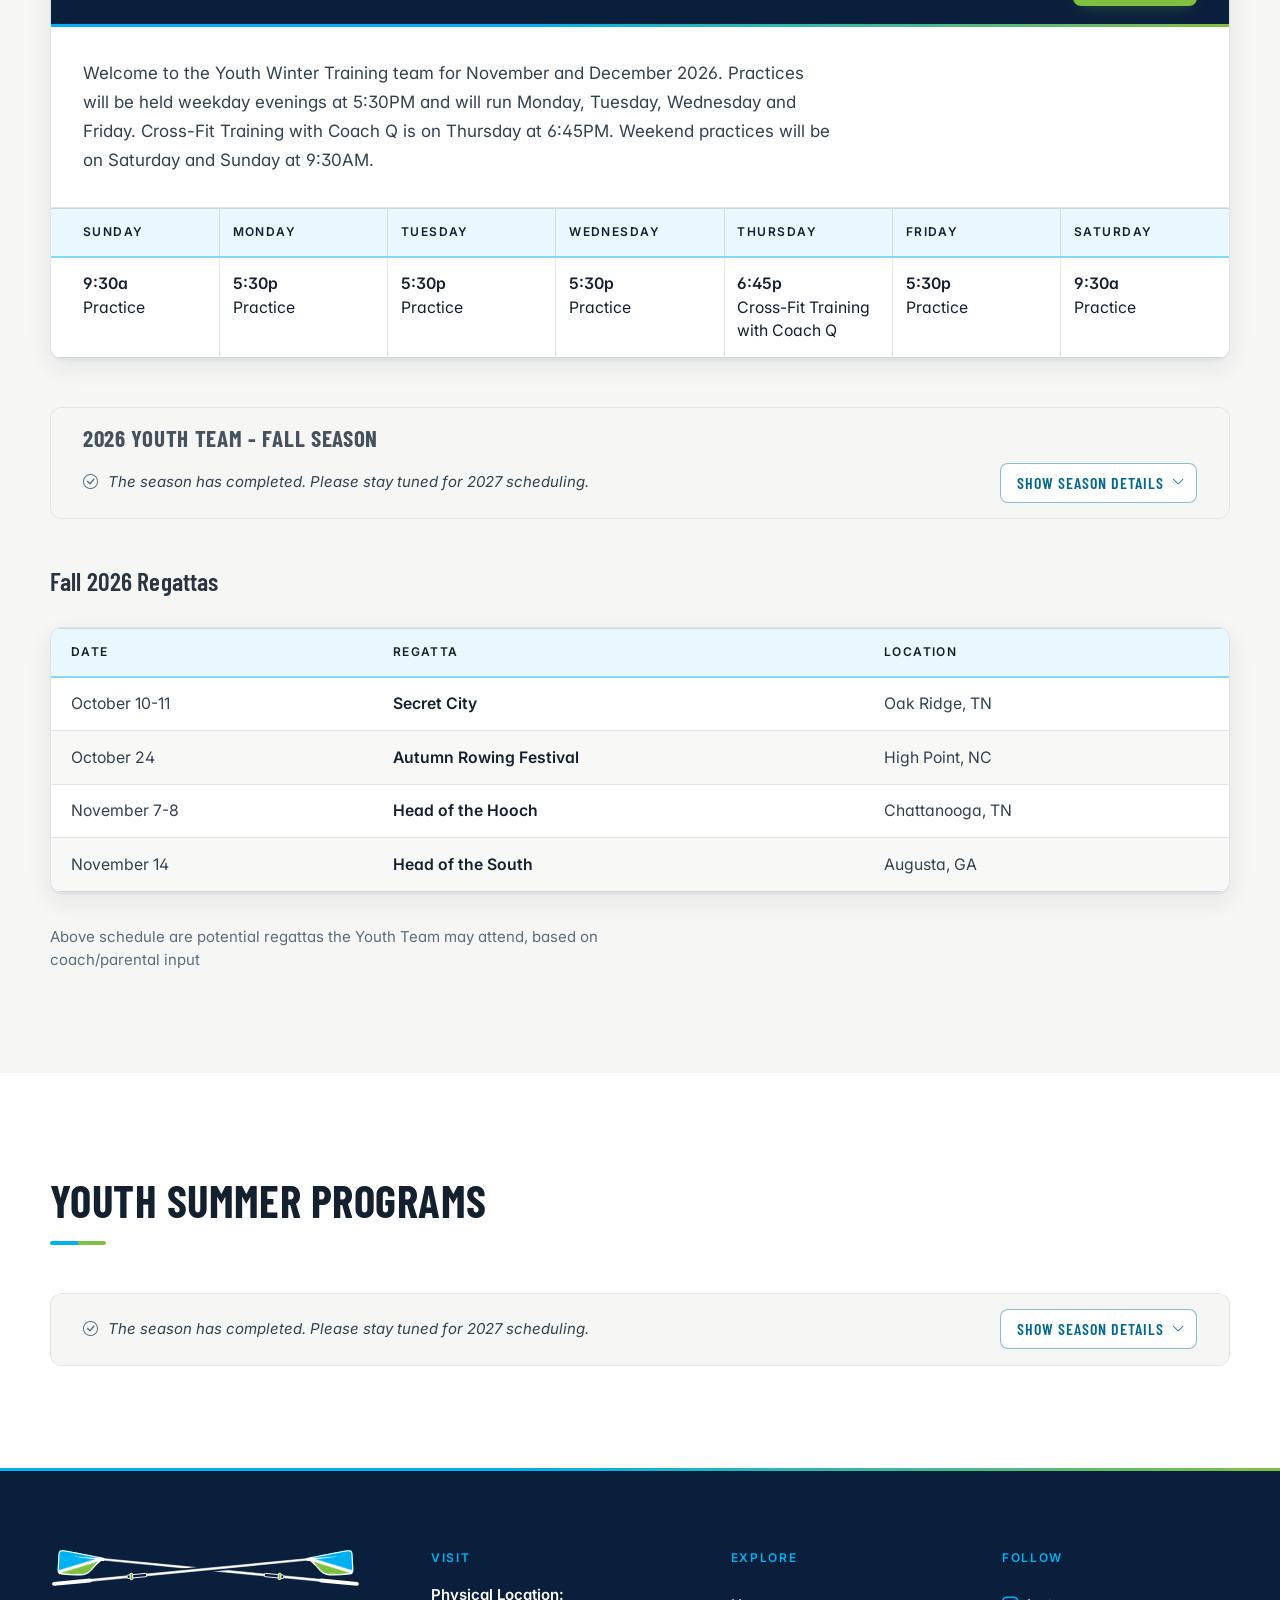
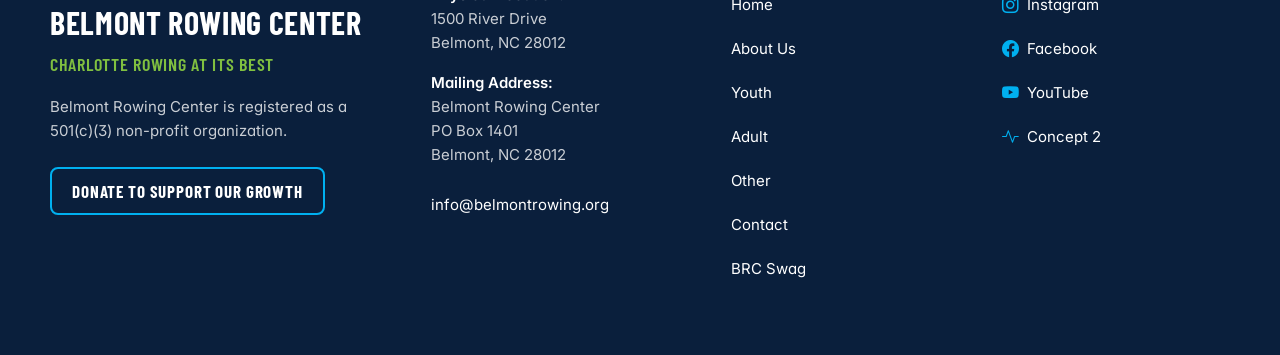
<file: docs/youth/index.html>
<!DOCTYPE html>
<html xmlns="http://www.w3.org/1999/xhtml" lang="en" xml:lang="en"><head>

<meta charset="utf-8">
<meta name="generator" content="quarto-1.11.9">

<meta name="viewport" content="width=device-width, initial-scale=1.0, user-scalable=yes">

<meta name="description" content="Youth rowing near Charlotte, NC for ages 12 and up. Join our year-round team, or start with a summer Learn to Row camp on the Catawba River.">

<title>Charlotte Youth Rowing &amp; Summer Camps – Belmont Rowing Center</title>
<style>
/* Default styles provided by pandoc.
** See https://pandoc.org/MANUAL.html#variables-for-html for config info.
*/
span.smallcaps{font-variant: small-caps;}
div.columns{display: flex; gap: 1.5em;}
div.column{flex: auto;}
@media screen {
div.columns{gap: min(4vw, 1.5em);}
div.column{overflow-x: auto;}
}
div.hanging-indent{margin-left: 1.5em; text-indent: -1.5em;}
ul.task-list{list-style: none;}
ul.task-list li input[type="checkbox"] {
  width: 0.8em;
  margin: 0 0.8em 0.2em -1em; /* quarto-specific, see https://github.com/quarto-dev/quarto-cli/issues/4556 */ 
  vertical-align: middle;
}
</style>


<script src="../site_libs/quarto-nav/quarto-nav.js"></script>
<script src="../site_libs/quarto-nav/headroom.min.js"></script>
<link href="../images/favicon.png" rel="icon" type="image/png">
<script src="../site_libs/clipboard/clipboard.min.js"></script>
<script src="../site_libs/quarto-html/quarto.js" type="module"></script>
<script src="../site_libs/quarto-html/tabsets/tabsets.js" type="module"></script>
<script src="../site_libs/quarto-html/scrollable-regions/scrollable-regions.js" type="module"></script>
<script src="../site_libs/quarto-html/popper.min.js"></script>
<script src="../site_libs/quarto-html/tippy.umd.min.js"></script>
<link href="../site_libs/quarto-html/tippy.css" rel="stylesheet">
<link href="../site_libs/quarto-html/quarto-syntax-highlighting-63b5708e65d6cd79cd7618c58d0c21e7.css" rel="stylesheet" id="quarto-text-highlighting-styles">
<script src="../site_libs/bootstrap/bootstrap.min.js"></script>
<link href="../site_libs/bootstrap/bootstrap-icons.css" rel="stylesheet">
<link href="../site_libs/bootstrap/bootstrap-2d2f92f0e70194383f75999e86501da9.min.css" rel="stylesheet" append-hash="true" id="quarto-bootstrap" data-mode="light">
<script id="quarto-search-options" type="application/json">{
  "language": {
    "search-no-results-text": "No results",
    "search-matching-documents-text": "matching documents",
    "search-copy-link-title": "Copy link to search",
    "search-hide-matches-text": "Hide additional matches",
    "search-more-match-text": "more match in this document",
    "search-more-matches-text": "more matches in this document",
    "search-clear-button-title": "Clear",
    "search-text-placeholder": "",
    "search-detached-cancel-button-title": "Cancel",
    "search-submit-button-title": "Submit",
    "search-label": "Search"
  }
}</script>


<meta property="og:title" content="Charlotte Youth Rowing &amp; Summer Camps – Belmont Rowing Center">
<meta property="og:description" content="Youth rowing near Charlotte, NC for ages 12 and up. Join our year-round team, or start with a summer Learn to Row camp on the Catawba River.">
<meta property="og:image" content="https://www.belmontrowing.org/images/share.jpg">
<meta property="og:site_name" content="Belmont Rowing Center">
<meta property="og:image:alt" content="A rower sculling on the Catawba River at sunrise, with mist on the water">
<meta property="og:image:height" content="630">
<meta property="og:image:width" content="1200">
<meta name="twitter:title" content="Charlotte Youth Rowing &amp; Summer Camps – Belmont Rowing Center">
<meta name="twitter:description" content="Youth rowing near Charlotte, NC for ages 12 and up. Join our year-round team, or start with a summer Learn to Row camp on the Catawba River.">
<meta name="twitter:image" content="https://www.belmontrowing.org/images/share.jpg">
<meta name="twitter:image:alt" content="A rower sculling on the Catawba River at sunrise, with mist on the water">
<meta name="twitter:card" content="summary_large_image">
<link rel="canonical" href="https://www.belmontrowing.org/youth/">
</head>

<body class="nav-fixed page-youth fullcontent quarto-light"><a id="quarto-skip-link" class="visually-hidden-focusable" href="#quarto-content">Skip to main content</a>

<div id="quarto-search-results"></div>
  <header id="quarto-header" class="headroom fixed-top">
    <nav class="navbar navbar-expand-lg " data-bs-theme="dark" aria-label="Site">
      <div class="navbar-container container-fluid">
      <div class="navbar-brand-container mx-auto">
    <a href="../index.html" class="navbar-brand navbar-brand-logo">
    <img src="../images/logo.jpg" alt="Belmont Rowing Center home" class="navbar-logo light-content">
    <img src="../images/logo.jpg" alt="Belmont Rowing Center home" class="navbar-logo dark-content">
    </a>
  </div>
          <button class="navbar-toggler" type="button" data-bs-toggle="collapse" data-bs-target="#navbarCollapse" aria-controls="navbarCollapse" aria-expanded="false" aria-label="Toggle navigation" onclick="if (window.quartoToggleHeadroom) { window.quartoToggleHeadroom(); }">
  <span class="navbar-toggler-icon"></span>
</button>
          <div class="collapse navbar-collapse" id="navbarCollapse">
            <ul class="navbar-nav navbar-nav-scroll ms-auto">
  <li class="nav-item">
    <a class="nav-link" href="../index.html"> 
<span class="menu-text">Home</span></a>
  </li>  
  <li class="nav-item">
    <a class="nav-link" href="../about/index.html"> 
<span class="menu-text">About Us</span></a>
  </li>  
  <li class="nav-item dropdown ">
    <a class="nav-link dropdown-toggle" href="#" id="nav-menu-programs" role="link" data-bs-toggle="dropdown" aria-expanded="false">
 <span class="menu-text">Programs</span>
    </a>
    <ul class="dropdown-menu dropdown-menu-end" aria-labelledby="nav-menu-programs">    
        <li>
    <a class="dropdown-item" href="../youth/index.html">
 <span class="dropdown-text">Youth</span></a>
  </li>  
        <li>
    <a class="dropdown-item" href="../adult/index.html">
 <span class="dropdown-text">Adult</span></a>
  </li>  
        <li>
    <a class="dropdown-item" href="../other/index.html">
 <span class="dropdown-text">Other</span></a>
  </li>  
    </ul>
  </li>
  <li class="nav-item">
    <a class="nav-link" href="https://teamlocker.squadlocker.com/#/lockers/belmont-rowing-center-313909?_k=cnluax" rel="noopener" target="_blank"> 
<span class="menu-text">BRC Swag</span></a>
  </li>  
  <li class="nav-item">
    <a class="nav-link" href="../contact/index.html"> 
<span class="menu-text">Contact</span></a>
  </li>  
  <li class="nav-item dropdown ">
    <a class="nav-link dropdown-toggle" href="#" id="nav-menu-social" role="link" data-bs-toggle="dropdown" aria-expanded="false">
 <span class="menu-text">Social</span>
    </a>
    <ul class="dropdown-menu dropdown-menu-end" aria-labelledby="nav-menu-social">    
        <li>
    <a class="dropdown-item" href="https://www.instagram.com/belmontrowing" rel="noopener" target="_blank"><i class="bi bi-instagram" role="img">
</i> 
 <span class="dropdown-text">Instagram</span></a>
  </li>  
        <li>
    <a class="dropdown-item" href="https://www.facebook.com/BelmontRowing/" rel="noopener" target="_blank"><i class="bi bi-facebook" role="img">
</i> 
 <span class="dropdown-text">Facebook</span></a>
  </li>  
        <li>
    <a class="dropdown-item" href="https://www.youtube.com/channel/UCXFYUbRCOyXJPg2Ow2NLszQ" rel="noopener" target="_blank"><i class="bi bi-youtube" role="img">
</i> 
 <span class="dropdown-text">YouTube</span></a>
  </li>  
        <li>
    <a class="dropdown-item" href="https://log.concept2.com/team/8472" rel="noopener" target="_blank"><i class="bi bi-activity" role="img">
</i> 
 <span class="dropdown-text">Concept 2</span></a>
  </li>  
    </ul>
  </li>
  <li class="nav-item">
    <a class="nav-link" href="https://www.zeffy.com/en-US/donation-form/support-the-growing-sport-of-rowing-at-belmont-rowing-center" rel="noopener" target="_blank"> 
<span class="menu-text">Donate</span></a>
  </li>  
  <li class="nav-item">
    <a class="nav-link" href="https://www.icrew.club/register?clubkey=1626fb75-9eb1-b24b-4202-b008f5af5980" rel="noopener" target="_blank"> 
<span class="menu-text">Register</span></a>
  </li>  
</ul>
          </div> <!-- /navcollapse -->
            <div class="quarto-navbar-tools">
</div>
      </div> <!-- /container-fluid -->
    </nav>
</header>
<!-- content -->
<div id="quarto-content" class="quarto-container page-layout-custom page-navbar" tabindex="-1">
<!-- sidebar -->
<!-- margin-sidebar -->
<!-- main -->




<div id="main-content" role="main">
<!-- PAGE HEADER: photo with the page title over it -->
<div class="hero hero-short">
<p><img src="../images/hero-youth-boat.jpg" class="bg img-fluid" style="object-position: center 40%" alt=""></p>
<section id="youth-rowing-charlotte-nc" class="level1">
<h1>Youth Rowing Charlotte, NC</h1>
<p><span class="subheading">Belmont Rowing Center - Youth Programs</span></p>
</section>
</div>
<!-- SUB-NAVIGATION: jump links to the sections below -->
<div class="pill-nav" role="navigation" aria-label="On this page">
<p><a href="#youth">YOUTH TEAM</a> <a href="#youthLTR">SUMMER PROGRAMS</a></p>
</div>
<!-- YOUTH TEAM -->
<div class="band band-light">
<div class="oars-row">
<p><img src="../images/oars-long-on-paper.svg" class="img-fluid" alt=""> <img src="../images/oars-long-on-paper.svg" class="img-fluid" alt=""></p>
</div>
<!-- OPEN ENROLLMENT NOTE: remove this block when Winter Training closes -->
<section id="winter-training-is-open-for-enrollment" class="level3 info-box info-open">
<h3 data-anchor-id="winter-training-is-open-for-enrollment">Winter Training Is Open for Enrollment</h3>
<p>Youth Winter Training is open now. <a href="#youthwinter">See the details and registration below.</a></p>
</section>
<section id="youth" class="level2">
<h2 data-anchor-id="youth">YOUTH TEAM</h2>
<p>Our Youth Team is for middle and high school youth (starting ~12 years old) who have some rowing experience. Inexperienced rowers will join our Youth Team after completing a Learn to Row Camp. The Youth Team is a great alternative to school-based athletic programs, where you can engage in athletics, be part of a inclusive team, and develop a skill that can be leveraged in college and throughout life. At BRC, there are no tryouts or cuts to make the team. The more athletes we have, the more opportunities we can provide to our community.</p>
<div class="note">
<p><strong>Join our Youth Rowing Charlotte area team today or at any time during the season and become part of a vibrant community!</strong></p>
<p>Special exceptions can be requested using our <a href="../contact/index.html">contact form</a>.</p>
</div>
<section id="financial-aid-available" class="level3 info-box">
<h3 data-anchor-id="financial-aid-available">Financial Aid Available</h3>
<p>We offer financial aid for programs based on need. These scholarships are limited by fund availability. To learn more contact us <a href="../contact/index.html">here</a>.</p>
</section>
<!-- WINTER TRAINING (open season card): facts and table from the youth-winter rows of schedule.xlsx -->
<div class="season-card">
<section id="youthwinter" class="level3 season-head">
<h3 data-anchor-id="youthwinter">2026 Youth Team - Winter Training</h3>
<div class="btn-row">
<p><a href="https://icrew.club/smurl?t=crp&amp;id=4963" class="btn-brc">Register</a></p>
</div>
</section>
<p>Welcome to the Youth Winter Training team for November and December 2026. Practices will be held weekday evenings at 5:30PM and will run Monday, Tuesday, Wednesday and Friday. Cross-Fit Training with Coach Q is on Thursday at 6:45PM. Weekend practices will be on Saturday and Sunday at 9:30AM.</p>
<div class="schedule">
<table class="caption-top table">
<colgroup>
<col style="width: 14%">
<col style="width: 14%">
<col style="width: 14%">
<col style="width: 14%">
<col style="width: 14%">
<col style="width: 14%">
<col style="width: 14%">
</colgroup>
<thead>
<tr class="header">
<th>Sunday</th>
<th>Monday</th>
<th>Tuesday</th>
<th>Wednesday</th>
<th>Thursday</th>
<th>Friday</th>
<th>Saturday</th>
</tr>
</thead>
<tbody>
<tr class="odd">
<td>9:30a<br>Practice</td>
<td>5:30p<br>Practice</td>
<td>5:30p<br>Practice</td>
<td>5:30p<br>Practice</td>
<td>6:45p<br>Cross-Fit Training<br>with Coach Q</td>
<td>5:30p<br>Practice</td>
<td>9:30a<br>Practice</td>
</tr>
</tbody>
</table>
</div>
</div>
<!-- FALL SEASON (completed season card: a status note instead of the Register button) -->
<div class="season-card is-complete">
<section id="youth-team---fall-season" class="level3 season-head">
<h3 data-anchor-id="youth-team---fall-season">2026 Youth Team - Fall Season</h3>
</section>
<details class="season-more"><summary>
<span class="status-note">The season has completed. Please stay tuned for 2027 scheduling.</span>
<span class="season-toggle"><span class="when-closed">Show season details</span><span class="when-open">Hide season details</span></span>
</summary>
<p>The 2026 Youth Fall Season starts on August 17, 2026. For the Fall, BRC is offering programming for under 19 year-olds (U19), under 17 year-olds (U17) and under 13 year-olds (U13), with more frequent rowing days for the older and more experienced youth rowers. The season consists of on-the-water practices (weather permitting) on Mondays, Tuesdays, Wednesdays, Fridays and Saturdays (U19 – M/T/W/F/S, U17 – M/T/F/S, and U13 – F/S). There is a weekly, optional but recommended, strength training session at the Riverside Athletic Club, across from Belmont Rowing Center. Our Youth Parent Liaison(s) will help organize directly with Coach Q. Fees are paid up-front for the season or on a monthly payment schedule through our club management system – iCrew. The fee for the Fall season is $1,250 (U19), $1,100 (U17), and $550 (U13). Fee/costs for Regattas and Strength Training are handled and paid separately.</p>
<div class="schedule">
<table class="caption-top table">
<colgroup>
<col style="width: 14%">
<col style="width: 14%">
<col style="width: 14%">
<col style="width: 14%">
<col style="width: 14%">
<col style="width: 14%">
<col style="width: 14%">
</colgroup>
<thead>
<tr class="header">
<th>Sunday</th>
<th>Monday</th>
<th>Tuesday</th>
<th>Wednesday</th>
<th>Thursday</th>
<th>Friday</th>
<th>Saturday</th>
</tr>
</thead>
<tbody>
<tr class="odd">
<td></td>
<td>5:15p - 6:45p<br>On-Water</td>
<td>5:15p - 6:45p<br>On-Water</td>
<td>5:15p - 6:45p<br>Erg Session (Suite)</td>
<td>5:30p - 7:00p<br>Strength Training<br>(Coach Q)</td>
<td>5:15p - 6:45p<br>On-Water</td>
<td>9:30a - 11:30a<br>On-Water</td>
</tr>
<tr class="even">
<td></td>
<td>U19/U17</td>
<td>U19/U17</td>
<td>U19 Only</td>
<td>U19/U17/U13</td>
<td>U19/U17/U13</td>
<td>U19/U17/U13</td>
</tr>
</tbody>
</table>
</div>
<div class="table-note">
<p>On race weeks, Friday’s practice is moved to Thursdays</p>
</div>
</details>
</div>
<section id="fall-2026-regattas" class="level3">
<h3 data-anchor-id="fall-2026-regattas">Fall 2026 Regattas</h3>
<div class="schedule">
<table class="caption-top table">
<thead>
<tr class="header">
<th>Date</th>
<th>Regatta</th>
<th>Location</th>
</tr>
</thead>
<tbody>
<tr class="odd">
<td>October 10-11</td>
<td>Secret City</td>
<td>Oak Ridge, TN</td>
</tr>
<tr class="even">
<td>October 24</td>
<td>Autumn Rowing Festival</td>
<td>High Point, NC</td>
</tr>
<tr class="odd">
<td>November 7-8</td>
<td>Head of the Hooch</td>
<td>Chattanooga, TN</td>
</tr>
<tr class="even">
<td>November 14</td>
<td>Head of the South</td>
<td>Augusta, GA</td>
</tr>
</tbody>
</table>
</div>
<div class="table-note">
<p>Above schedule are potential regattas the Youth Team may attend, based on coach/parental input</p>
</div>
</section>
</section>
</div>
<!-- YOUTH SUMMER PROGRAMS (completed: status note, then the camps) -->
<section id="youthLTR" class="level2 band band-white">
<h2 data-anchor-id="youthLTR">YOUTH SUMMER PROGRAMS</h2>
<!-- Completed season card: no heading of its own (the section heading above is its title).
     It folds up behind the status note (see CLAUDE.md, "Season card"). -->
<div class="season-card is-complete">
<details class="season-more"><summary>
<span class="status-note">The season has completed. Please stay tuned for 2027 scheduling.</span>
<span class="season-toggle"><span class="when-closed">Show season details</span><span class="when-open">Hide season details</span></span>
</summary>
<p>Rowing is a great team-oriented sport that is low-impact, provides a full-body workout, and teaches focus &amp; drive. Each of our summer camps teaches the fundamentals of rowing, understanding that campers have probably never touched an oar before. Experienced members of our youth team assist the learn to row camps, mentoring new rowers. Rowers should be at least 12 years old or in 6th grade</p>
<section id="summer-camp-offerings" class="level3">
<h3 data-anchor-id="summer-camp-offerings">2026 Summer Camp Offerings</h3>
<!-- CAMP CARDS: description, then the session dates and prices from schedule.xlsx -->
<div class="tile-grid">
<section id="learn-to-row" class="level4 tile">
<h4 data-anchor-id="learn-to-row">Learn-To-Row:</h4>
<p>For Youth age 12 and older, these sessions will focus on teaching the fundamentals of rowing techniques, boat handling, and water safety. The camp provides a safe, supportive environment where students can develop their skills, build teamwork, and enhance their physical fitness. This program not only introduces the sport, but also encourages a love for outdoor activities and nurtures a sense of accomplishment among the young athletes.</p>
<div class="date-list">
<p><strong>Monday June 15 – Friday June 19, sessions run from 8-10AM ($200)</strong></p>
<p><strong>Monday August 3 – Friday August 7, sessions run from 8-10AM ($200)</strong></p>
</div>
</section>
<section id="development-program" class="level4 tile">
<h4 data-anchor-id="development-program">Development Program:</h4>
<p>This is a more specialized program designed to refine LTR and experienced Youth’s skills and push their limits. The camps focus on advanced rowing techniques, race strategy, and endurance training. Participants will engage in more rigorous on-water practices, complemented by strength conditioning and technical drills to enhance their overall performance. The program also includes video analysis sessions to help rowers analyze their technique and make precise adjustments. Ideal for those who have previously rowed at BRC or want to row in the fall season, these camps aim to prepare young rowes for competitive rowing, fostering both individual prowess and team cohesion (and we’ll also have fun!).</p>
<div class="date-list">
<p><strong>Monday June 22 – Friday June 26, sessions run from 8-10AM ($200)</strong></p>
<p><strong>Monday August 10 – Friday August 12, sessions run from 8-10AM ($120)</strong></p>
</div>
</section>
</div>
</section></details>
</div></section>
</div>



<div id="3ade8a4a-fb1d-4a6c-8409-ac45482d5fc9" class="hidden">

</div>
</div>
<script src="../scripts/site.js" defer=""></script>


<script id="quarto-html-after-body" type="application/javascript">
  window.document.addEventListener("DOMContentLoaded", function (event) {
    const isCodeAnnotation = (el) => {
      for (const clz of el.classList) {
        if (clz.startsWith('code-annotation-')) {                     
          return true;
        }
      }
      return false;
    }
    const onCopySuccess = function(e) {
      // button target
      const button = e.trigger;
      // don't keep focus
      button.blur();
      // flash "checked"
      button.classList.add('code-copy-button-checked');
      var currentTitle = button.getAttribute("title");
      button.setAttribute("title", "Copied!");
      let tooltip;
      if (window.bootstrap) {
        button.setAttribute("data-bs-toggle", "tooltip");
        button.setAttribute("data-bs-placement", "left");
        button.setAttribute("data-bs-title", "Copied!");
        tooltip = new bootstrap.Tooltip(button, 
          { trigger: "manual", 
            customClass: "code-copy-button-tooltip",
            offset: [0, -8]});
        tooltip.show();    
      }
      setTimeout(function() {
        if (tooltip) {
          tooltip.hide();
          button.removeAttribute("data-bs-title");
          button.removeAttribute("data-bs-toggle");
          button.removeAttribute("data-bs-placement");
        }
        button.setAttribute("title", currentTitle);
        button.classList.remove('code-copy-button-checked');
      }, 1000);
      // clear code selection
      e.clearSelection();
    }
    const getTextToCopy = function(trigger) {
      const outerScaffold = trigger.parentElement.cloneNode(true);
      const codeEl = outerScaffold.querySelector('code');
      for (const childEl of codeEl.children) {
        if (isCodeAnnotation(childEl)) {
          childEl.remove();
        }
      }
      return codeEl.innerText;
    }
    const clipboard = new window.ClipboardJS('.code-copy-button:not([data-in-quarto-modal])', {
      text: getTextToCopy
    });
    clipboard.on('success', onCopySuccess);
    if (window.document.getElementById('quarto-embedded-source-code-modal')) {
      const clipboardModal = new window.ClipboardJS('.code-copy-button[data-in-quarto-modal]', {
        text: getTextToCopy,
        container: window.document.getElementById('quarto-embedded-source-code-modal')
      });
      clipboardModal.on('success', onCopySuccess);
    }
      var localhostRegex = new RegExp(/^(?:http|https):\/\/localhost\:?[0-9]*\//);
      var mailtoRegex = new RegExp(/^mailto:/);
        var filterRegex = new RegExp("^(?:http:|https:)\/\/(?:www\.)?belmontrowing\.(?:org|github\.io)");
      const newWindowLabel = "(opens in a new tab)";
      const newWindowNoteId = "quarto-ext-newwindow-label";
      // Links reference one hidden label through aria-describedby, so the
      // announcement never changes their accessible name.
      var describeNewWindow = (link) => {
        if (!window.document.getElementById(newWindowNoteId)) {
          var newWindowNote = window.document.createElement("span");
          newWindowNote.id = newWindowNoteId;
          newWindowNote.hidden = true;
          newWindowNote.textContent = newWindowLabel;
          window.document.body.appendChild(newWindowNote);
        }
        var describedBy = (link.getAttribute("aria-describedby") || "").split(/\s+/).filter(Boolean);
        if (!describedBy.includes(newWindowNoteId)) {
          describedBy.push(newWindowNoteId);
          link.setAttribute("aria-describedby", describedBy.join(" "));
        }
      }
      var isInternal = (href) => {
          return filterRegex.test(href) || localhostRegex.test(href) || mailtoRegex.test(href);
      }
      // Inspect non-navigation links and adorn them if external
      window.quartoDecorateExternalLinks = function (root) {
     var links = (root || window.document).querySelectorAll('a[href]:not(.nav-link):not(.navbar-brand):not(.toc-action):not(.sidebar-link):not(.sidebar-item-toggle):not(.pagination-link):not(.no-external):not([aria-hidden]):not(.dropdown-item):not(.quarto-navigation-tool):not(.about-link)');
      for (var i=0; i<links.length; i++) {
        const link = links[i];
        if (!isInternal(link.href)) {
          // undo the damage that might have been done by quarto-nav.js in the case of
          // links that we want to consider external
          if (link.dataset.originalHref !== undefined) {
            link.href = link.dataset.originalHref;
          }
            // target, if specified
            link.setAttribute("target", "_blank");
            if (link.getAttribute("rel") === null) {
              link.setAttribute("rel", "noopener");
            }
            describeNewWindow(link);
          if (!link.classList.contains('no-external-icon')) {
          }
        }
      }
      };
      window.quartoDecorateExternalLinks(window.document);
    // Esc closes the popup (WCAG 1.4.13) and focus leaving both trigger and
    // popup closes it (WCAG 2.4.11); tippy handles neither for interactive popups.
    const hideOnEscAndFocusOut = {
      name: 'hideOnEscAndFocusOut',
      defaultValue: true,
      fn(instance) {
        const dismiss = () => {
          // A show scheduled by the trigger delay would otherwise reopen it
          instance.clearDelayTimeouts();
          instance.hide();
        };
        const onKeyDown = (event) => {
          if (event.key !== 'Escape') {
            return;
          }
          // Keep Esc from also reaching page handlers (e.g. reveal.js overview),
          // except an open reveal.js slide menu, which Esc should close too.
          // The menu handles keys only when its keyboard option is on.
          const menuHandlesEsc = window.Reveal?.getPlugin?.('menu')?.isOpen() &&
            window.Reveal.getConfig().menu?.keyboard !== false;
          if (!menuHandlesEsc) {
            event.stopPropagation();
          }
          if (instance.popper.contains(window.document.activeElement)) {
            // Disabled while refocusing so the focus trigger does not reopen it
            instance.disable();
            instance.reference.focus();
            instance.enable();
          }
          dismiss();
        };
        const onFocusOut = (event) => {
          const target = event.relatedTarget;
          if (target && !instance.reference.contains(target) &&
              !instance.popper.contains(target)) {
            dismiss();
          }
        };
        // On the trigger too: a click trigger (code-annotations: select) has no
        // blur handling. Attached for the instance's lifetime so leaving the
        // trigger also cancels a show still pending on the trigger delay.
        instance.reference.addEventListener('focusout', onFocusOut);
        return {
          onShow() {
            window.document.addEventListener('keydown', onKeyDown, true);
            instance.popper.addEventListener('focusout', onFocusOut);
          },
          onHide() {
            window.document.removeEventListener('keydown', onKeyDown, true);
            instance.popper.removeEventListener('focusout', onFocusOut);
          },
          onDestroy() {
            instance.reference.removeEventListener('focusout', onFocusOut);
          },
        };
      },
    };
    function tippyHover(el, contentFn, onTriggerFn, onUntriggerFn) {
      const config = {
        allowHTML: true,
        maxWidth: 500,
        delay: 100,
        arrow: false,
        appendTo: function(el) {
            return el.parentElement;
        },
        interactive: true,
        interactiveBorder: 10,
        theme: 'quarto',
        placement: 'bottom-start',
        plugins: [hideOnEscAndFocusOut],
      };
      if (contentFn) {
        config.content = contentFn;
      }
      if (onTriggerFn) {
        config.onTrigger = onTriggerFn;
      }
      if (onUntriggerFn) {
        config.onUntrigger = onUntriggerFn;
      }
      window.tippy(el, config); 
    }
    const noterefs = window.document.querySelectorAll('a[role="doc-noteref"]');
    for (var i=0; i<noterefs.length; i++) {
      const ref = noterefs[i];
      tippyHover(ref, function() {
        // use id or data attribute instead here
        let href = ref.getAttribute('data-footnote-href') || ref.getAttribute('href');
        try { href = new URL(href).hash; } catch {}
        const id = href.replace(/^#\/?/, "");
        const note = window.document.getElementById(id);
        if (note) {
          return note.innerHTML;
        } else {
          return "";
        }
      });
    }
    const xrefs = window.document.querySelectorAll('a.quarto-xref');
    const processXRef = (id, note) => {
      // Strip column container classes
      const stripColumnClz = (el) => {
        el.classList.remove("page-full", "page-columns");
        if (el.children) {
          for (const child of el.children) {
            stripColumnClz(child);
          }
        }
      }
      stripColumnClz(note)
      if (id === null || id.startsWith('sec-')) {
        // Special case sections, only their first couple elements
        const container = document.createElement("div");
        if (note.children && note.children.length > 2) {
          container.appendChild(note.children[0].cloneNode(true));
          for (let i = 1; i < note.children.length; i++) {
            const child = note.children[i];
            if (child.tagName === "P" && child.innerText === "") {
              continue;
            } else {
              container.appendChild(child.cloneNode(true));
              break;
            }
          }
          if (window.Quarto?.typesetMath) {
            window.Quarto.typesetMath(container);
          }
          return container.innerHTML
        } else {
          if (window.Quarto?.typesetMath) {
            window.Quarto.typesetMath(note);
          }
          return note.innerHTML;
        }
      } else {
        // Remove any anchor links if they are present
        const anchorLink = note.querySelector('a.anchorjs-link');
        if (anchorLink) {
          anchorLink.remove();
        }
        if (window.Quarto?.typesetMath) {
          window.Quarto.typesetMath(note);
        }
        if (note.classList.contains("callout")) {
          return note.outerHTML;
        } else {
          return note.innerHTML;
        }
      }
    }
    for (var i=0; i<xrefs.length; i++) {
      const xref = xrefs[i];
      tippyHover(xref, undefined, function(instance) {
        instance.disable();
        let url = xref.getAttribute('href');
        let hash = undefined; 
        if (url.startsWith('#')) {
          hash = url;
        } else {
          try { hash = new URL(url).hash; } catch {}
        }
        if (hash) {
          const id = hash.replace(/^#\/?/, "");
          const note = window.document.getElementById(id);
          if (note !== null) {
            try {
              const html = processXRef(id, note.cloneNode(true));
              instance.setContent(html);
            } finally {
              instance.enable();
              instance.show();
            }
          } else {
            // See if we can fetch this
            fetch(url.split('#')[0])
            .then(res => res.text())
            .then(html => {
              const parser = new DOMParser();
              const htmlDoc = parser.parseFromString(html, "text/html");
              const note = htmlDoc.getElementById(id);
              if (note !== null) {
                const html = processXRef(id, note);
                instance.setContent(html);
              } 
            }).finally(() => {
              instance.enable();
              instance.show();
            });
          }
        } else {
          // See if we can fetch a full url (with no hash to target)
          // This is a special case and we should probably do some content thinning / targeting
          fetch(url)
          .then(res => res.text())
          .then(html => {
            const parser = new DOMParser();
            const htmlDoc = parser.parseFromString(html, "text/html");
            const note = htmlDoc.querySelector('main.content');
            if (note !== null) {
              // This should only happen for chapter cross references
              // (since there is no id in the URL)
              // remove the first header
              if (note.children.length > 0 && note.children[0].tagName === "HEADER") {
                note.children[0].remove();
              }
              const html = processXRef(null, note);
              instance.setContent(html);
            } 
          }).finally(() => {
            instance.enable();
            instance.show();
          });
        }
      }, function(instance) {
      });
    }
        let selectedAnnoteEl;
        const selectorForAnnotation = ( cell, annotation) => {
          let cellAttr = 'data-code-cell="' + cell + '"';
          let lineAttr = 'data-code-annotation="' +  annotation + '"';
          const selector = 'span[' + cellAttr + '][' + lineAttr + ']';
          return selector;
        }
        const selectCodeLines = (annoteEl) => {
          const doc = window.document;
          const targetCell = annoteEl.getAttribute("data-target-cell");
          const targetAnnotation = annoteEl.getAttribute("data-target-annotation");
          const annoteSpan = window.document.querySelector(selectorForAnnotation(targetCell, targetAnnotation));
          const lines = annoteSpan.getAttribute("data-code-lines").split(",");
          const lineIds = lines.map((line) => {
            return targetCell + "-" + line;
          })
          // Each band is positioned against its own containing block, which is
          // not the offsetParent of the lines, so place it from client rects.
          const placeBand = (band, firstEl, lastEl, codeBlock) => {
            const container = band.offsetParent;
            if (container === null) {
              return;
            }
            const containerRect = container.getBoundingClientRect();
            // Reveal.js scales slides with a transform, so convert client
            // pixels back to the CSS pixels of the container.
            const scale = containerRect.height / container.offsetHeight || 1;
            const firstRect = firstEl.getBoundingClientRect();
            const lastRect = lastEl.getBoundingClientRect();
            const top = (firstRect.top - containerRect.top) / scale - container.clientTop + container.scrollTop;
            const height = (lastRect.bottom - firstRect.top) / scale;
            band.style.top = top - 2 + "px";
            band.style.height = height + 4 + "px";
            if (codeBlock) {
              // Without the copy button wrapper, the containing block is wider
              // than the code block, so span the code block explicitly.
              const blockRect = codeBlock.getBoundingClientRect();
              band.style.left = (blockRect.left - containerRect.left) / scale - container.clientLeft + container.scrollLeft + "px";
              band.style.width = blockRect.width / scale + "px";
            }
          };
          if (lineIds.length > 0) {
            const el = window.document.getElementById(lineIds[0]);
            const lastEl = window.document.getElementById(lineIds[lineIds.length - 1]);
            const parent = el.parentElement.parentElement;
            // cook up a div (if necessary) and position it
            let div = window.document.getElementById("code-annotation-line-highlight");
            if (div === null) {
              div = window.document.createElement("div");
              div.setAttribute("id", "code-annotation-line-highlight");
              div.style.position = 'absolute';
              parent.appendChild(div);
            }
            placeBand(div, el, lastEl, parent.closest("div.sourceCode") || parent);
            let gutterDiv = window.document.getElementById("code-annotation-line-highlight-gutter");
            if (gutterDiv === null) {
              gutterDiv = window.document.createElement("div");
              gutterDiv.setAttribute("id", "code-annotation-line-highlight-gutter");
              gutterDiv.style.position = 'absolute';
              const codeCell = window.document.getElementById(targetCell);
              const gutter = codeCell.querySelector('.code-annotation-gutter');
              gutter.appendChild(gutterDiv);
            }
            placeBand(gutterDiv, el, lastEl);
            selectedAnnoteEl = annoteEl;
          }
        };
        const unselectCodeLines = () => {
          const elementsIds = ["code-annotation-line-highlight", "code-annotation-line-highlight-gutter"];
          elementsIds.forEach((elId) => {
            const div = window.document.getElementById(elId);
            if (div) {
              div.remove();
            }
          });
          selectedAnnoteEl = undefined;
        };
          // Handle positioning of the toggle
      window.addEventListener(
        "resize",
        throttle(() => {
          elRect = undefined;
          if (selectedAnnoteEl) {
            selectCodeLines(selectedAnnoteEl);
          }
        }, 10)
      );
      function throttle(fn, ms) {
      let throttle = false;
      let timer;
        return (...args) => {
          if(!throttle) { // first call gets through
              fn.apply(this, args);
              throttle = true;
          } else { // all the others get throttled
              if(timer) clearTimeout(timer); // cancel #2
              timer = setTimeout(() => {
                fn.apply(this, args);
                timer = throttle = false;
              }, ms);
          }
        };
      }
        // Attach click handler to the DT
        const annoteDls = window.document.querySelectorAll('dt[data-target-cell]');
        for (const annoteDlNode of annoteDls) {
          annoteDlNode.addEventListener('click', (event) => {
            const clickedEl = event.target;
            if (clickedEl !== selectedAnnoteEl) {
              unselectCodeLines();
              const activeEl = window.document.querySelector('dt[data-target-cell].code-annotation-active');
              if (activeEl) {
                activeEl.classList.remove('code-annotation-active');
              }
              selectCodeLines(clickedEl);
              clickedEl.classList.add('code-annotation-active');
            } else {
              // Unselect the line
              unselectCodeLines();
              clickedEl.classList.remove('code-annotation-active');
            }
          });
        }
    const findCites = (el) => {
      const parentEl = el.parentElement;
      if (parentEl) {
        const cites = parentEl.dataset.cites;
        if (cites) {
          return {
            el,
            cites: cites.split(' ')
          };
        } else {
          return findCites(el.parentElement)
        }
      } else {
        return undefined;
      }
    };
    var bibliorefs = window.document.querySelectorAll('a[role="doc-biblioref"]');
    for (var i=0; i<bibliorefs.length; i++) {
      const ref = bibliorefs[i];
      const citeInfo = findCites(ref);
      if (citeInfo) {
        tippyHover(citeInfo.el, function() {
          var popup = window.document.createElement('div');
          citeInfo.cites.forEach(function(cite) {
            var citeDiv = window.document.createElement('div');
            citeDiv.classList.add('hanging-indent');
            citeDiv.classList.add('csl-entry');
            var biblioDiv = window.document.getElementById('ref-' + cite);
            if (biblioDiv) {
              citeDiv.innerHTML = biblioDiv.innerHTML;
            }
            popup.appendChild(citeDiv);
          });
          return popup.innerHTML;
        });
      }
    }
  });
  </script>
  <script type="application/javascript">
  window.quartoScrollableRegionsLabels = {"code":"Scrollable code","output":"Scrollable output"};
  </script>
 <!-- /content -->
<footer class="footer">
  <div class="nav-footer">
    <div class="nav-footer-left">
<div class="footer-lockup">
<p><img src="../images/oars-long-on-navy.svg" class="footer-mark img-fluid" alt=""></p>
<p><span class="footer-brand">Belmont Rowing Center</span></p>
</div>
<p><span class="footer-motto">Charlotte Rowing At Its Best</span></p>
<p>Belmont Rowing Center is registered as a <span class="nowrap">501(c)(3)</span> non-profit organization.</p>
<p><a href="https://www.zeffy.com/donation-form/support-the-growing-sport-of-rowing-at-belmont-rowing-center" class="footer-donate" target="_blank" rel="noopener">Donate To Support Our Growth</a></p>
</div>   
    <div class="nav-footer-center">
<div class="footer-col">
<p><span class="footer-label">Visit</span></p>
<p><strong>Physical Location:</strong><br>
1500 River Drive<br>
Belmont, NC 28012</p>
<p><strong>Mailing Address:</strong><br>
Belmont Rowing Center<br>
PO Box 1401<br>
Belmont, NC 28012</p>
<p><a href="mailto:info@belmontrowing.org">info@belmontrowing.org</a></p>
</div>
<div class="footer-col">
<p><span class="footer-label">Explore</span></p>
<ul>
<li><a href="../index.html">Home</a></li>
<li><a href="../about/index.html">About Us</a></li>
<li><a href="../youth/index.html">Youth</a></li>
<li><a href="../adult/index.html">Adult</a></li>
<li><a href="../other/index.html">Other</a></li>
<li><a href="../contact/index.html">Contact</a></li>
<li><a href="https://teamlocker.squadlocker.com/#/lockers/belmont-rowing-center-313909?_k=cnluax" target="_blank" rel="noopener">BRC Swag</a></li>
</ul>
</div>
</div>
    <div class="nav-footer-right">
<p><span class="footer-label">Follow</span></p>
<ul>
<li><a href="https://www.instagram.com/belmontrowing" target="_blank" rel="noopener"><span class="bi bi-instagram" aria-hidden="true"></span> Instagram</a></li>
<li><a href="https://www.facebook.com/belmontrowing" target="_blank" rel="noopener"><span class="bi bi-facebook" aria-hidden="true"></span> Facebook</a></li>
<li><a href="https://www.youtube.com/channel/UCXFYUbRCOyXJPg2Ow2NLszQ" target="_blank" rel="noopener"><span class="bi bi-youtube" aria-hidden="true"></span> YouTube</a></li>
<li><a href="https://log.concept2.com/team/8472" target="_blank" rel="noopener"><span class="bi bi-activity" aria-hidden="true"></span> Concept 2</a></li>
</ul>
</div>
  </div>
</footer>




</body></html>
</file>
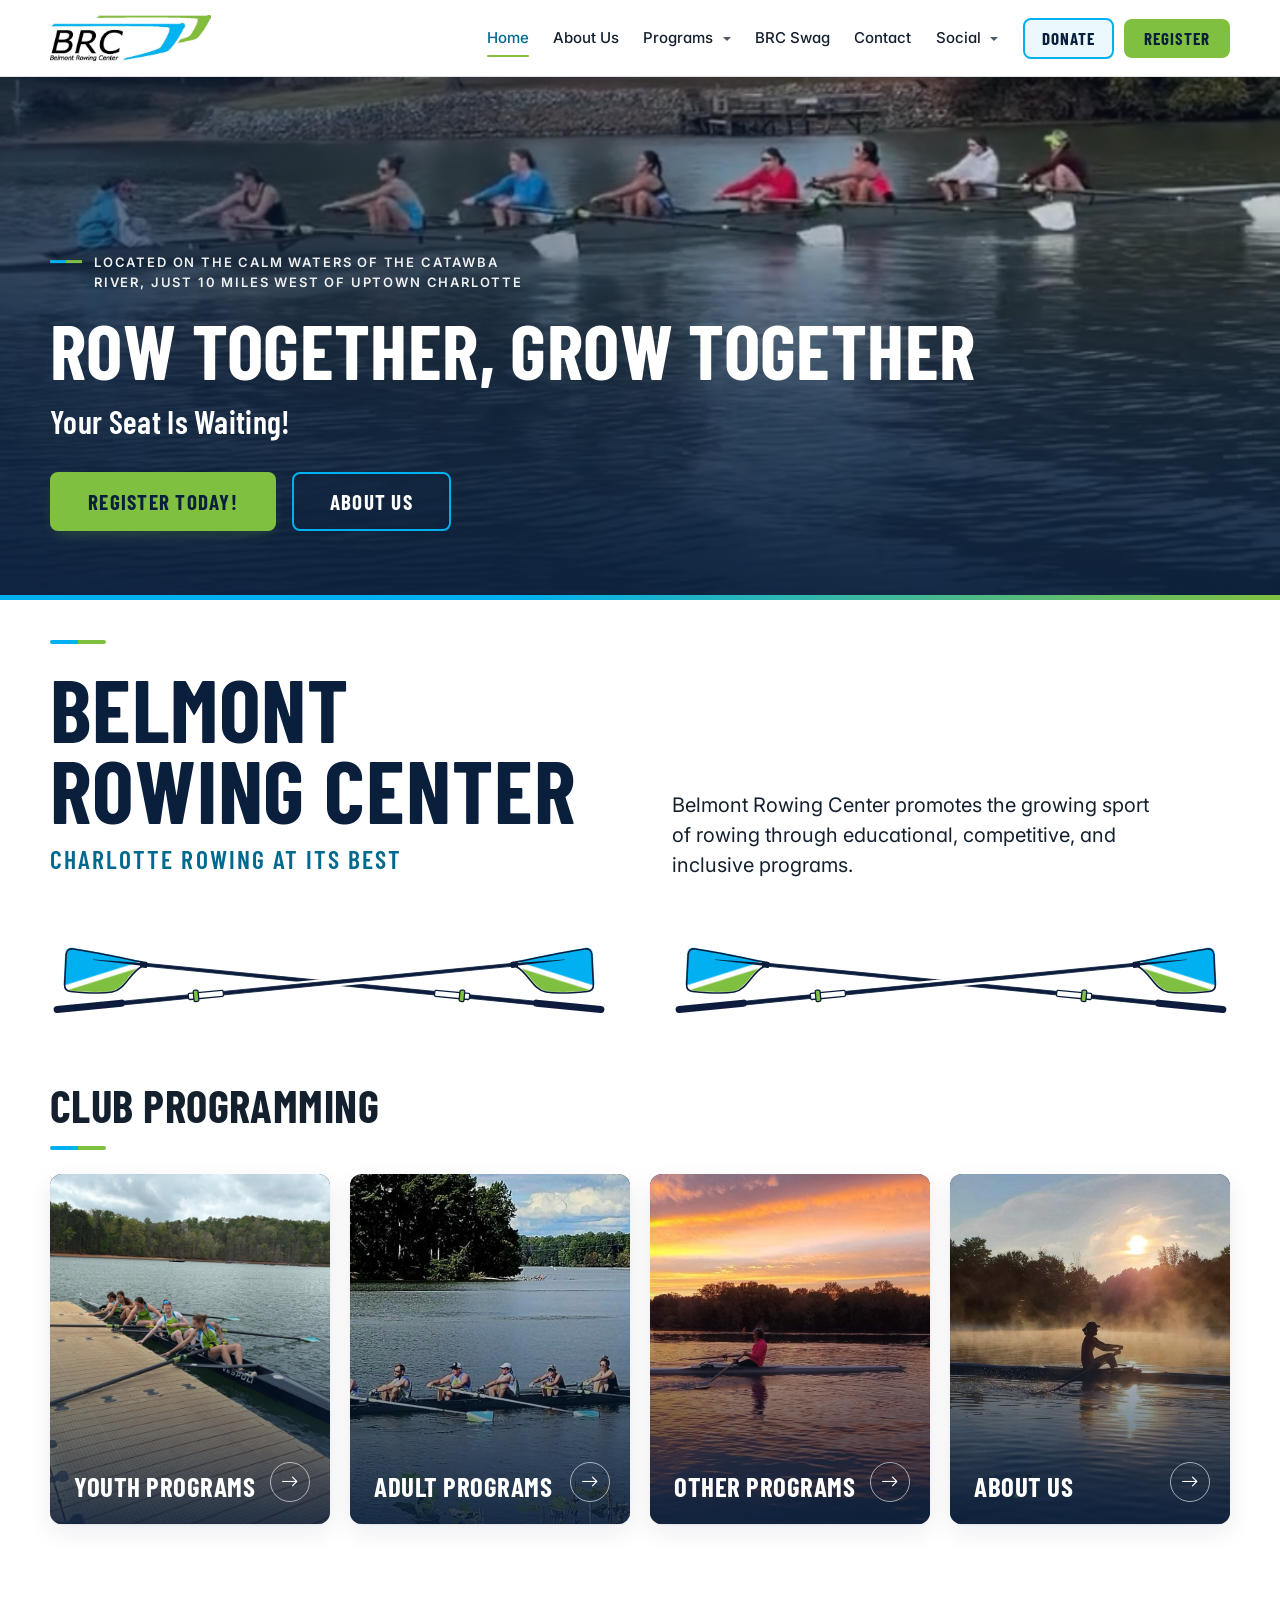
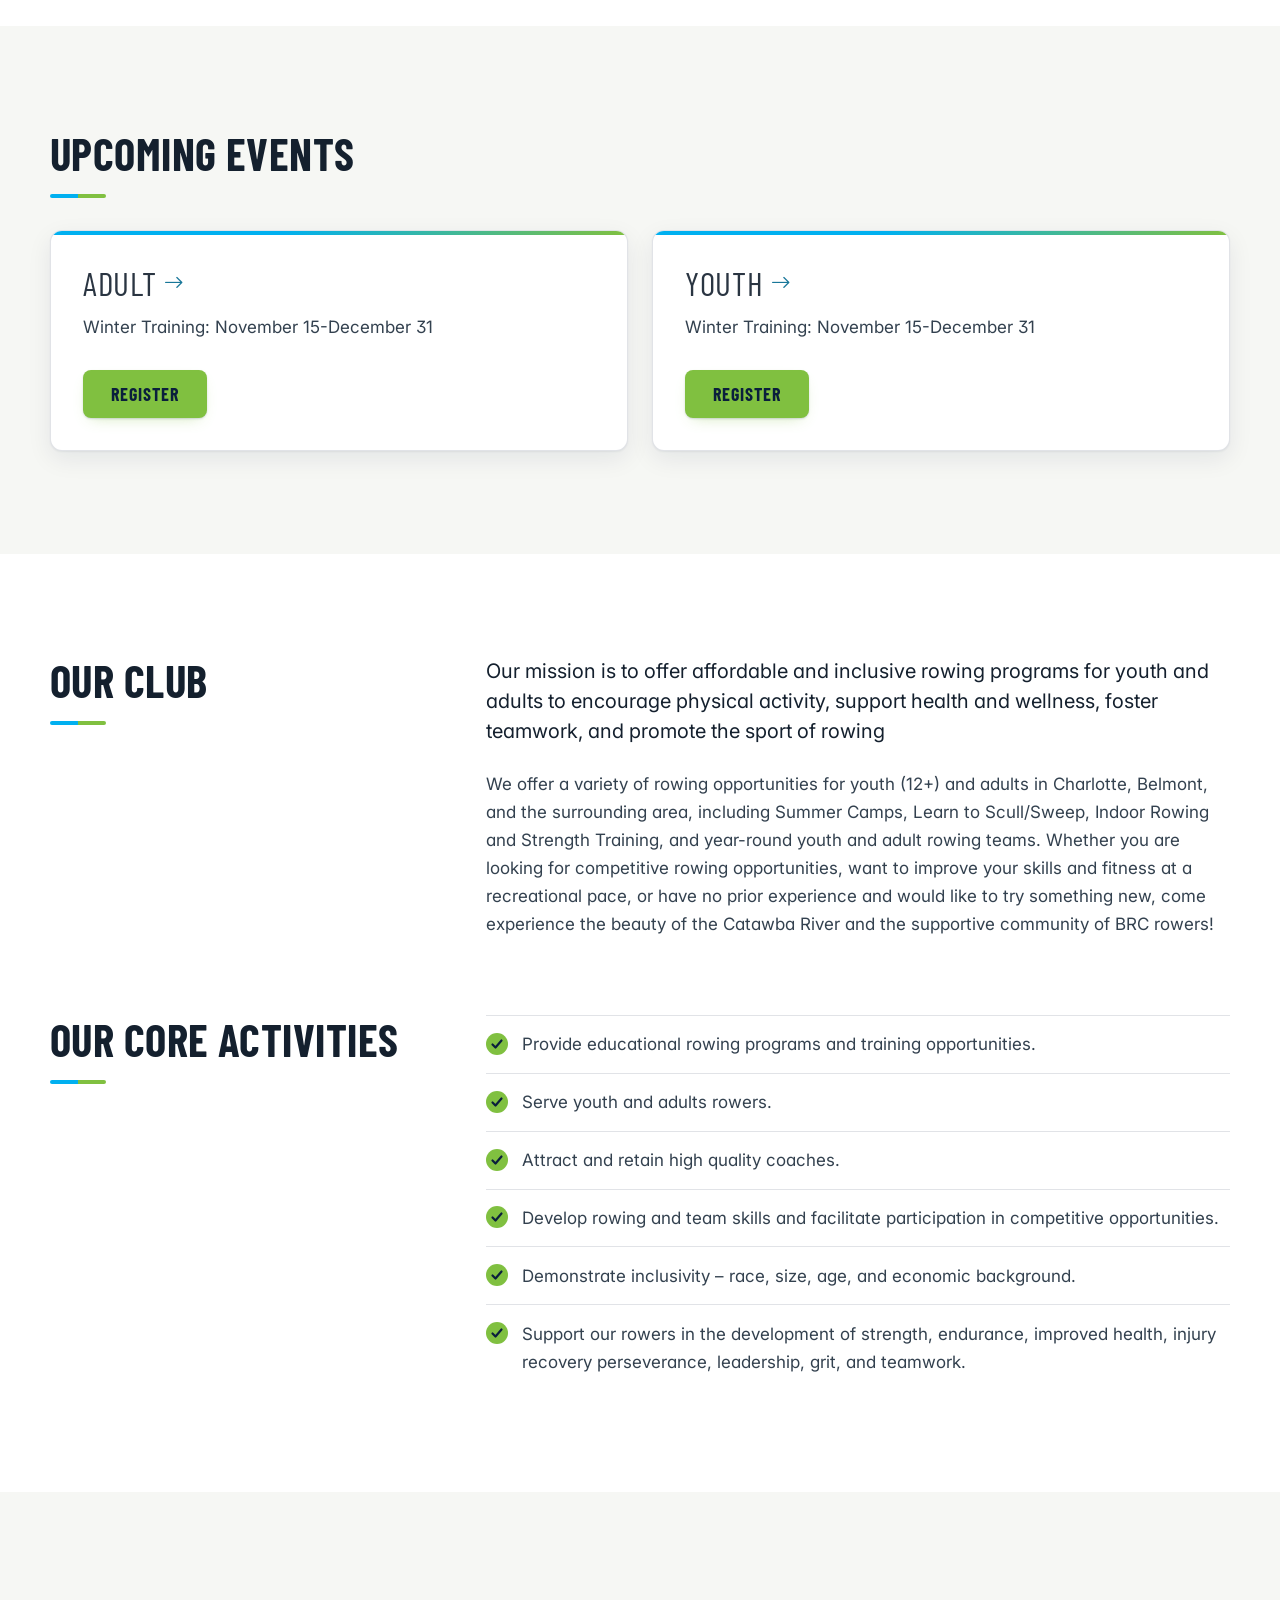
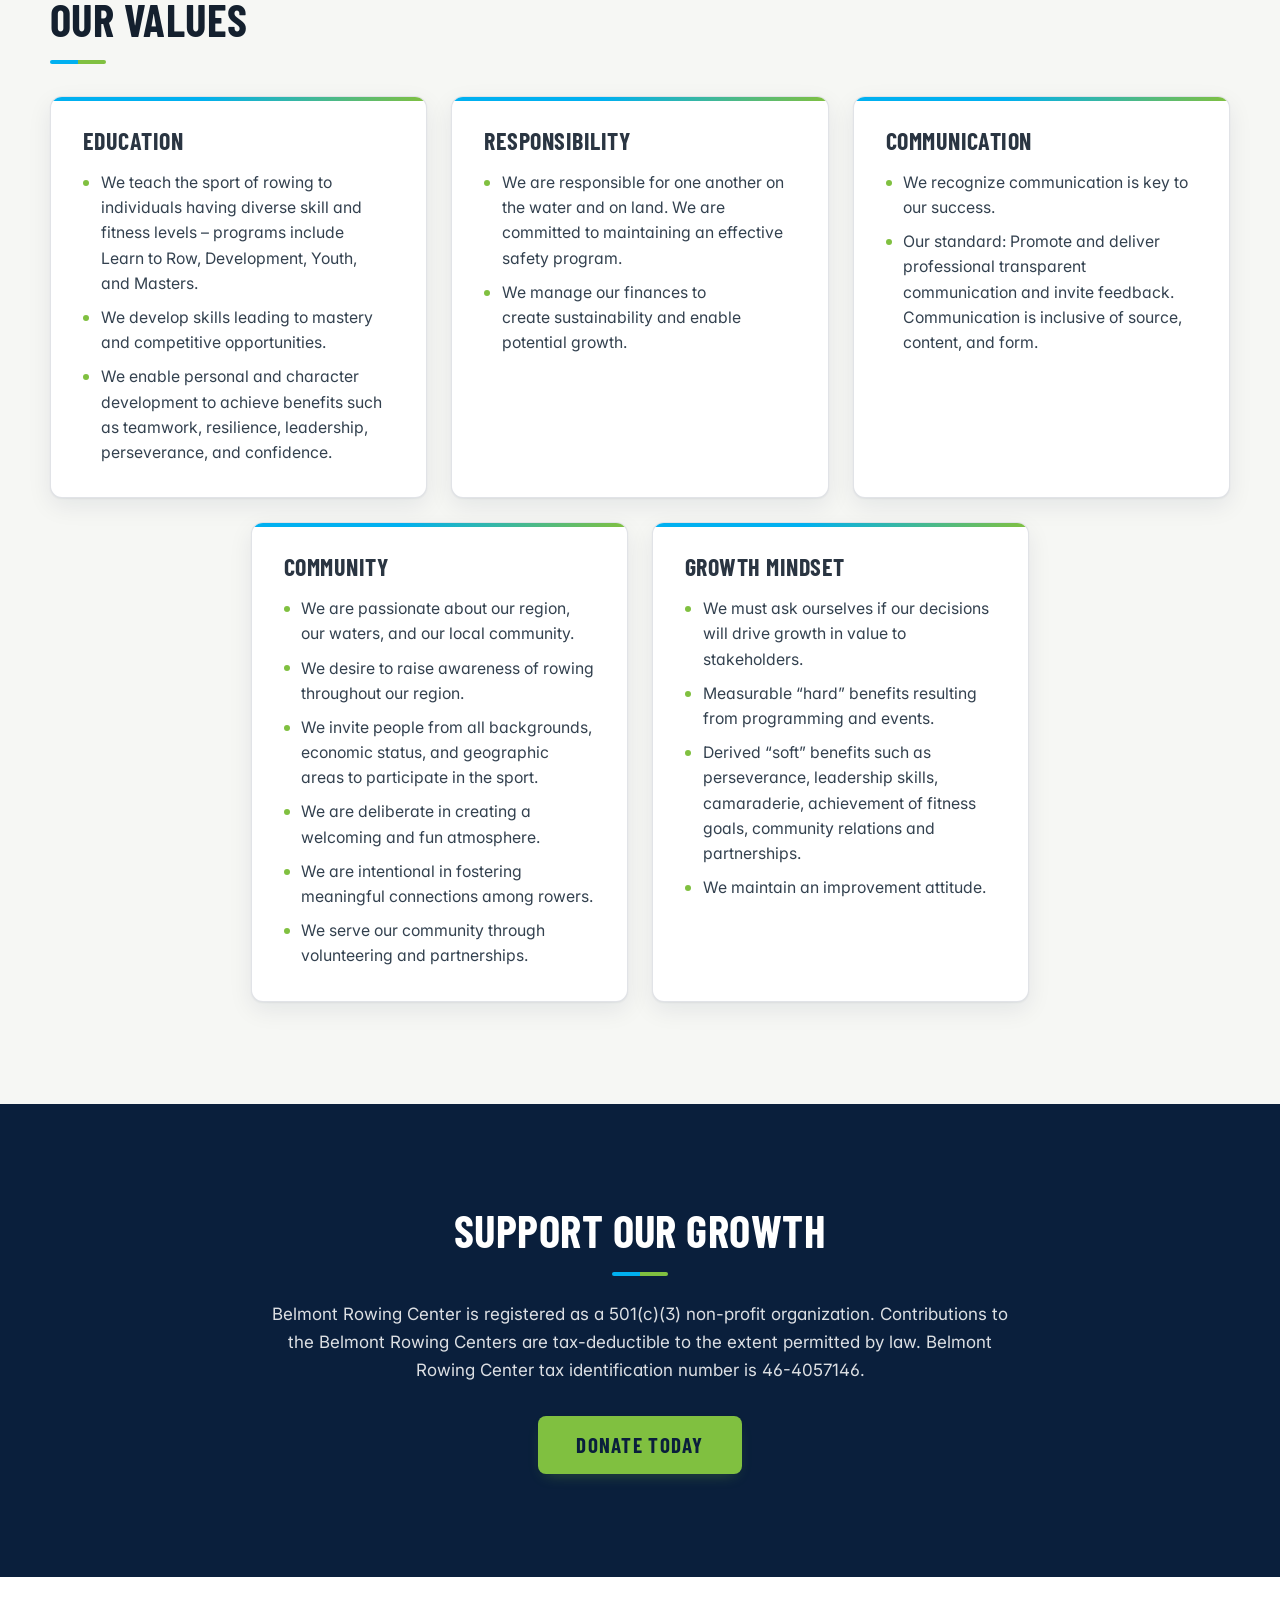
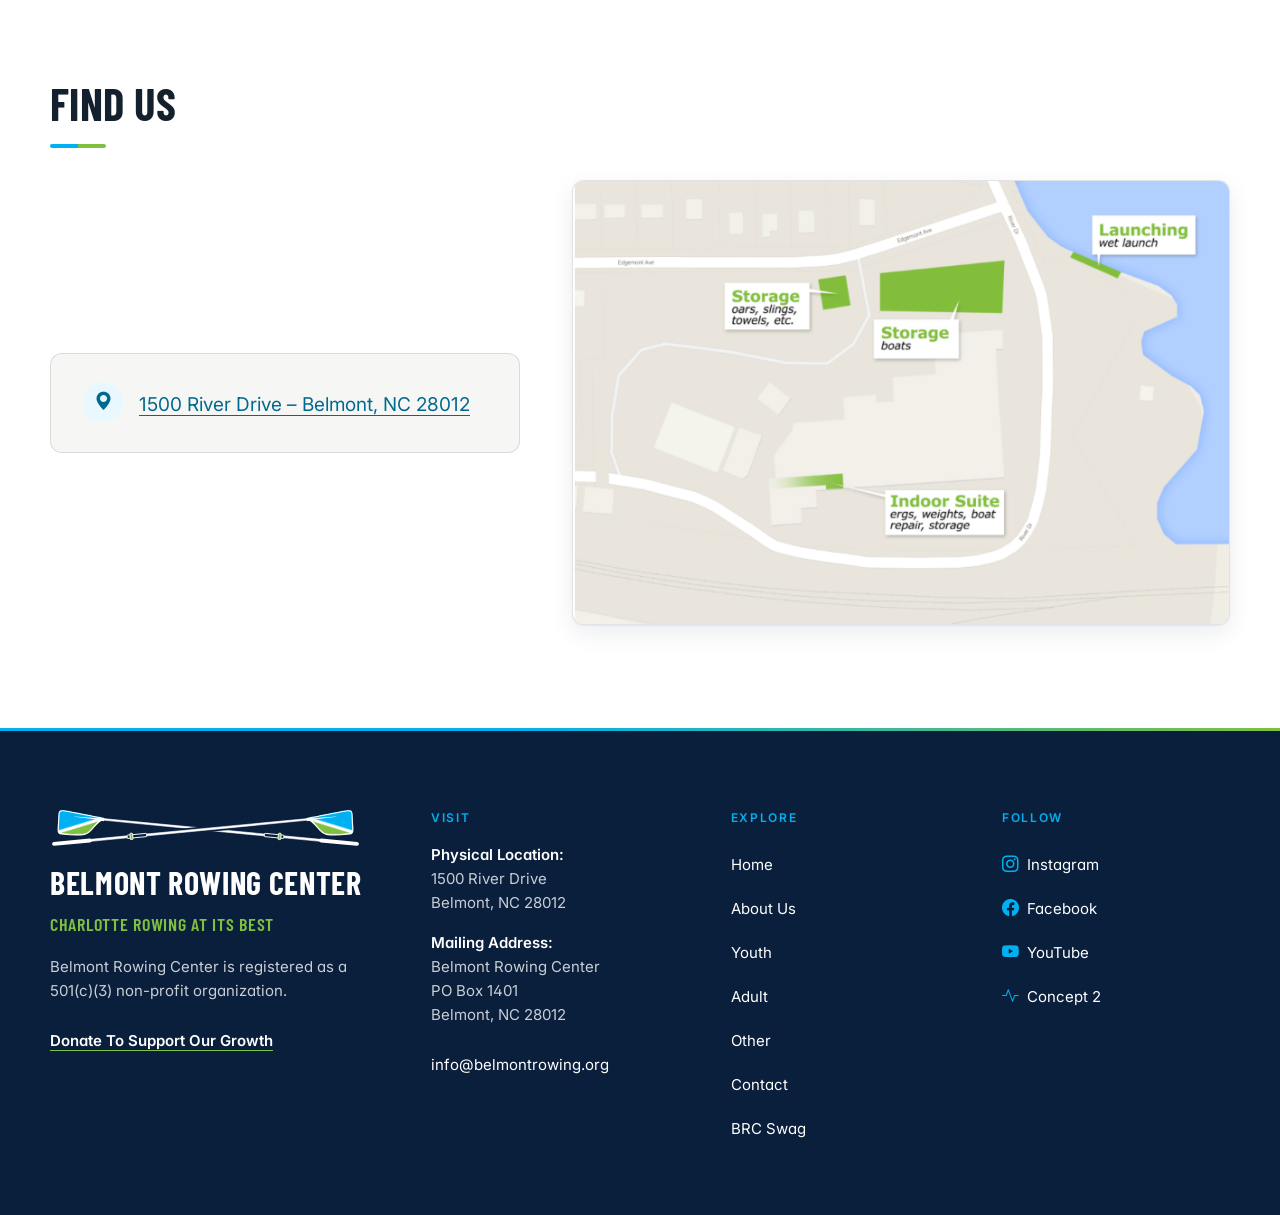
<file: docs/2026/03/29/adult-learn-to-row-april-23/index.html>
<html xmlns="http://www.w3.org/1999/xhtml">
<head>
  <title>Redirect</title>
  <script type="text/javascript">
    var redirects = {"":"../../../../index.html"};
    var hash = window.location.hash.startsWith('#') ? window.location.hash.slice(1) : window.location.hash;
    var redirect = redirects[hash] || redirects[""] || "/";
    window.document.title = 'Redirect to  ' +  redirect;
    if (!redirects[hash]) {
      redirect = redirect + window.location.hash;
    }
    redirect = redirect + window.location.search;
    window.location.replace(redirect);
  </script>
</head>
<body>
</body>
</html>
</file>
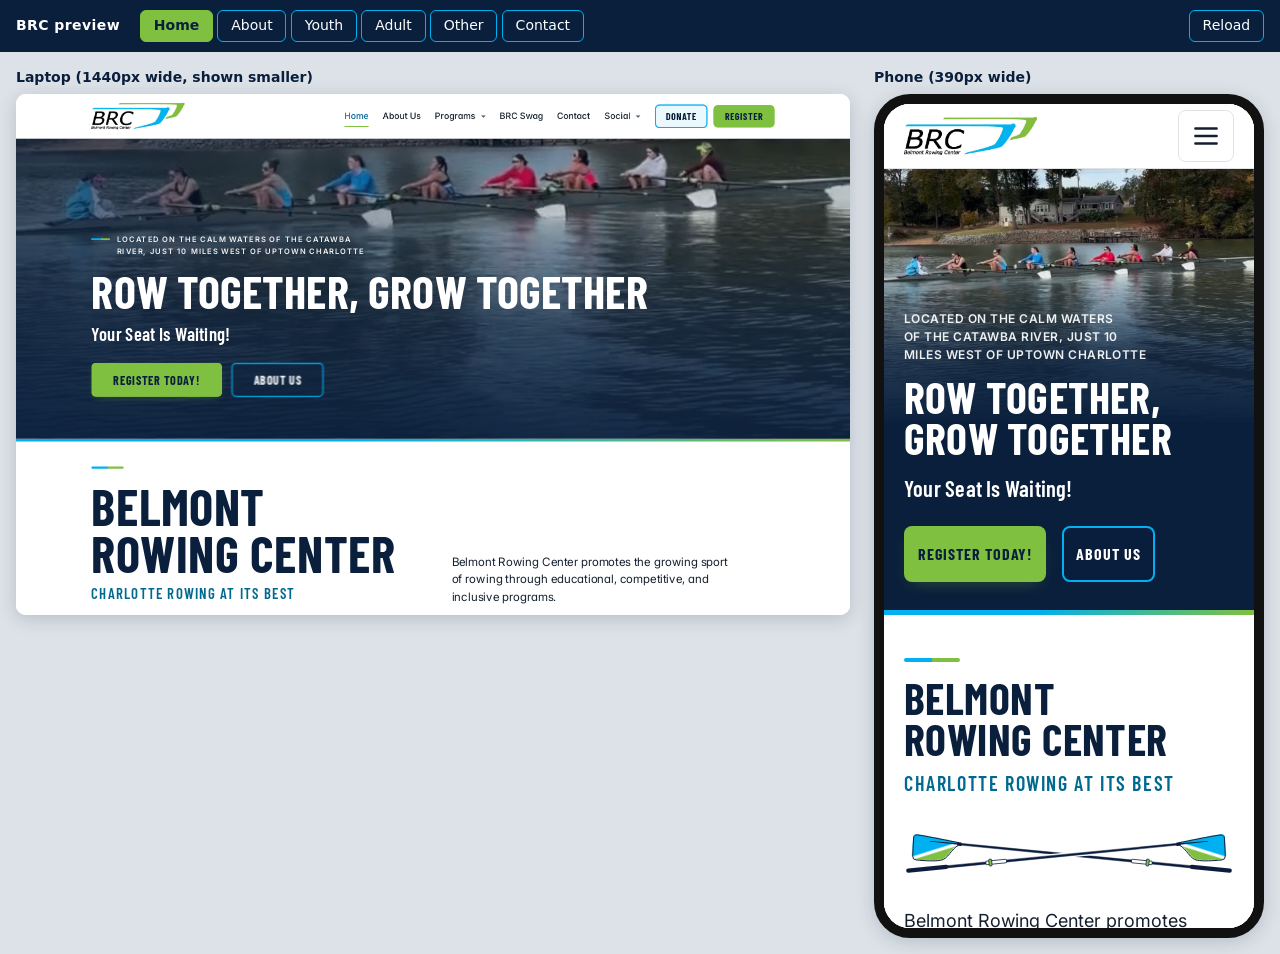
<file: _tools/side-by-side.html>
<!doctype html>
<!--
  Side-by-side preview: the rendered site (docs/) as a laptop and a phone at once.
  NOT part of the website (folders starting with "_" are never published).

  Start it from the project folder:
      python3 -m http.server 8765
  then open  http://localhost:8765/_tools/side-by-side.html
  After a "quarto render", press Reload in the toolbar.
-->
<html lang="en">
<head>
<meta charset="utf-8">
<meta name="viewport" content="width=device-width, initial-scale=1">
<title>BRC side-by-side preview</title>
<style>
  :root { --navy: #0A1F3C; --paper: #F6F7F4; --green: #80C040; --blue: #00B0F0; }
  * { box-sizing: border-box; }
  body { margin: 0; background: #DDE2E8; font: 14px/1.4 -apple-system, system-ui, sans-serif; color: var(--navy); }
  header { display: flex; flex-wrap: wrap; gap: .5rem; align-items: center; padding: .6rem 1rem;
           background: var(--navy); color: #fff; position: sticky; top: 0; z-index: 2; }
  header strong { margin-right: .75rem; letter-spacing: .03em; }
  header button { font: inherit; padding: .35rem .8rem; border-radius: 6px; border: 1px solid var(--blue);
                  background: transparent; color: #fff; cursor: pointer; }
  header button[aria-pressed="true"] { background: var(--green); border-color: var(--green); color: var(--navy); font-weight: 600; }
  header .spacer { flex: 1; }
  main { display: flex; gap: 1.5rem; align-items: flex-start; padding: 1rem; }
  figure { margin: 0; }
  figcaption { font-weight: 600; margin-bottom: .4rem; }
  .desktop { flex: 1; min-width: 0; }
  .screen { background: #fff; border-radius: 10px; overflow: hidden; box-shadow: 0 4px 18px rgba(10,31,60,.18); position: relative; }
  .screen iframe { border: 0; display: block; transform-origin: 0 0; background: #fff; }
  .phone .screen { width: 390px; height: 844px; border: 10px solid #111; border-radius: 36px; }
  .phone iframe { width: 370px; height: 824px; }
</style>
</head>
<body>
<header>
  <strong>BRC preview</strong>
  <span id="pages"></span>
  <span class="spacer"></span>
  <button id="reload" type="button">Reload</button>
</header>
<main>
  <figure class="desktop">
    <figcaption>Laptop (1440px wide, shown smaller)</figcaption>
    <div class="screen" id="desk-screen"><iframe id="desk" title="Laptop view" width="1440" height="900"></iframe></div>
  </figure>
  <figure class="phone">
    <figcaption>Phone (390px wide)</figcaption>
    <div class="screen"><iframe id="phone" title="Phone view"></iframe></div>
  </figure>
</main>
<script>
  // Pages of the site (in docs/). Add a line here if a new page is added.
  const pages = { Home: "", About: "about/", Youth: "youth/", Adult: "adult/", Other: "other/", Contact: "contact/" };
  const desk = document.getElementById("desk"), phone = document.getElementById("phone");
  const deskScreen = document.getElementById("desk-screen");
  let current = location.hash.slice(1) || "Home";

  function show(name) {
    current = name;
    location.hash = name;
    const url = "../docs/" + pages[name] + "index.html?t=" + Date.now();   // ?t= skips the browser cache
    desk.src = url; phone.src = url;
    document.querySelectorAll("#pages button").forEach(b => b.setAttribute("aria-pressed", b.textContent === name));
  }
  function fit() {   // shrink the 1440px laptop view to the space available
    const s = deskScreen.parentElement.clientWidth / 1440;
    desk.style.transform = "scale(" + s + ")";
    deskScreen.style.height = (900 * s) + "px";
  }
  for (const name in pages) {
    const b = document.createElement("button");
    b.type = "button"; b.textContent = name; b.onclick = () => show(name);
    document.getElementById("pages").append(b, " ");
  }
  document.getElementById("reload").onclick = () => show(current);
  window.addEventListener("resize", fit);
  window.addEventListener("hashchange", () => {   // a link like side-by-side.html#Adult
    const name = location.hash.slice(1);
    if (pages[name] !== undefined && name !== current) show(name);
  });
  fit(); show(pages[current] !== undefined ? current : "Home");
</script>
</body>
</html>
</file>
<file: docs/site_libs/quarto-html/tippy.css>
.tippy-box[data-animation=fade][data-state=hidden]{opacity:0}[data-tippy-root]{max-width:calc(100vw - 10px)}.tippy-box{position:relative;background-color:#333;color:#fff;border-radius:4px;font-size:14px;line-height:1.4;white-space:normal;outline:0;transition-property:transform,visibility,opacity}.tippy-box[data-placement^=top]>.tippy-arrow{bottom:0}.tippy-box[data-placement^=top]>.tippy-arrow:before{bottom:-7px;left:0;border-width:8px 8px 0;border-top-color:initial;transform-origin:center top}.tippy-box[data-placement^=bottom]>.tippy-arrow{top:0}.tippy-box[data-placement^=bottom]>.tippy-arrow:before{top:-7px;left:0;border-width:0 8px 8px;border-bottom-color:initial;transform-origin:center bottom}.tippy-box[data-placement^=left]>.tippy-arrow{right:0}.tippy-box[data-placement^=left]>.tippy-arrow:before{border-width:8px 0 8px 8px;border-left-color:initial;right:-7px;transform-origin:center left}.tippy-box[data-placement^=right]>.tippy-arrow{left:0}.tippy-box[data-placement^=right]>.tippy-arrow:before{left:-7px;border-width:8px 8px 8px 0;border-right-color:initial;transform-origin:center right}.tippy-box[data-inertia][data-state=visible]{transition-timing-function:cubic-bezier(.54,1.5,.38,1.11)}.tippy-arrow{width:16px;height:16px;color:#333}.tippy-arrow:before{content:"";position:absolute;border-color:transparent;border-style:solid}.tippy-content{position:relative;padding:5px 9px;z-index:1}
</file>
<file: docs/site_libs/quarto-html/quarto-syntax-highlighting-63b5708e65d6cd79cd7618c58d0c21e7.css>
/* quarto syntax highlight colors */
:root {
  --quarto-hl-ot-color: #003B4F;
  --quarto-hl-at-color: #657422;
  --quarto-hl-ss-color: #20794D;
  --quarto-hl-an-color: #5E5E5E;
  --quarto-hl-fu-color: #4758AB;
  --quarto-hl-st-color: #20794D;
  --quarto-hl-cf-color: #003B4F;
  --quarto-hl-op-color: #5E5E5E;
  --quarto-hl-er-color: #AD0000;
  --quarto-hl-bn-color: #AD0000;
  --quarto-hl-al-color: #AD0000;
  --quarto-hl-va-color: #111111;
  --quarto-hl-bu-color: inherit;
  --quarto-hl-ex-color: inherit;
  --quarto-hl-pp-color: #AD0000;
  --quarto-hl-in-color: #5E5E5E;
  --quarto-hl-vs-color: #20794D;
  --quarto-hl-wa-color: #5E5E5E;
  --quarto-hl-do-color: #5E5E5E;
  --quarto-hl-im-color: #00769E;
  --quarto-hl-ch-color: #20794D;
  --quarto-hl-dt-color: #AD0000;
  --quarto-hl-fl-color: #AD0000;
  --quarto-hl-co-color: #5E5E5E;
  --quarto-hl-cv-color: #5E5E5E;
  --quarto-hl-cn-color: #8f5902;
  --quarto-hl-sc-color: #5E5E5E;
  --quarto-hl-dv-color: #AD0000;
  --quarto-hl-kw-color: #003B4F;
}

/* other quarto variables */
:root {
  --quarto-font-monospace: SFMono-Regular, Menlo, Monaco, Consolas, "Liberation Mono", "Courier New", monospace;
}

/* syntax highlight based on Pandoc's rules */
pre > code.sourceCode > span {
  color: #003B4F;
}

code.sourceCode > span {
  color: #003B4F;
}

div.sourceCode,
div.sourceCode pre.sourceCode {
  color: #003B4F;
}

/* Normal */
code span {
  color: #003B4F;
}

/* Alert */
code span.al {
  color: #AD0000;
  font-style: inherit;
}

/* Annotation */
code span.an {
  color: #5E5E5E;
  font-style: inherit;
}

/* Attribute */
code span.at {
  color: #657422;
  font-style: inherit;
}

/* BaseN */
code span.bn {
  color: #AD0000;
  font-style: inherit;
}

/* BuiltIn */
code span.bu {
  font-style: inherit;
}

/* ControlFlow */
code span.cf {
  color: #003B4F;
  font-weight: bold;
  font-style: inherit;
}

/* Char */
code span.ch {
  color: #20794D;
  font-style: inherit;
}

/* Constant */
code span.cn {
  color: #8f5902;
  font-style: inherit;
}

/* Comment */
code span.co {
  color: #5E5E5E;
  font-style: inherit;
}

/* CommentVar */
code span.cv {
  color: #5E5E5E;
  font-style: italic;
}

/* Documentation */
code span.do {
  color: #5E5E5E;
  font-style: italic;
}

/* DataType */
code span.dt {
  color: #AD0000;
  font-style: inherit;
}

/* DecVal */
code span.dv {
  color: #AD0000;
  font-style: inherit;
}

/* Error */
code span.er {
  color: #AD0000;
  font-style: inherit;
}

/* Extension */
code span.ex {
  font-style: inherit;
}

/* Float */
code span.fl {
  color: #AD0000;
  font-style: inherit;
}

/* Function */
code span.fu {
  color: #4758AB;
  font-style: inherit;
}

/* Import */
code span.im {
  color: #00769E;
  font-style: inherit;
}

/* Information */
code span.in {
  color: #5E5E5E;
  font-style: inherit;
}

/* Keyword */
code span.kw {
  color: #003B4F;
  font-weight: bold;
  font-style: inherit;
}

/* Operator */
code span.op {
  color: #5E5E5E;
  font-style: inherit;
}

/* Other */
code span.ot {
  color: #003B4F;
  font-style: inherit;
}

/* Preprocessor */
code span.pp {
  color: #AD0000;
  font-style: inherit;
}

/* SpecialChar */
code span.sc {
  color: #5E5E5E;
  font-style: inherit;
}

/* SpecialString */
code span.ss {
  color: #20794D;
  font-style: inherit;
}

/* String */
code span.st {
  color: #20794D;
  font-style: inherit;
}

/* Variable */
code span.va {
  color: #111111;
  font-style: inherit;
}

/* VerbatimString */
code span.vs {
  color: #20794D;
  font-style: inherit;
}

/* Warning */
code span.wa {
  color: #5E5E5E;
  font-style: italic;
}

.prevent-inlining {
  content: "</";
}

/*# sourceMappingURL=054cc16b9e9817627be6994582d2ffb5.css.map */
</file>
